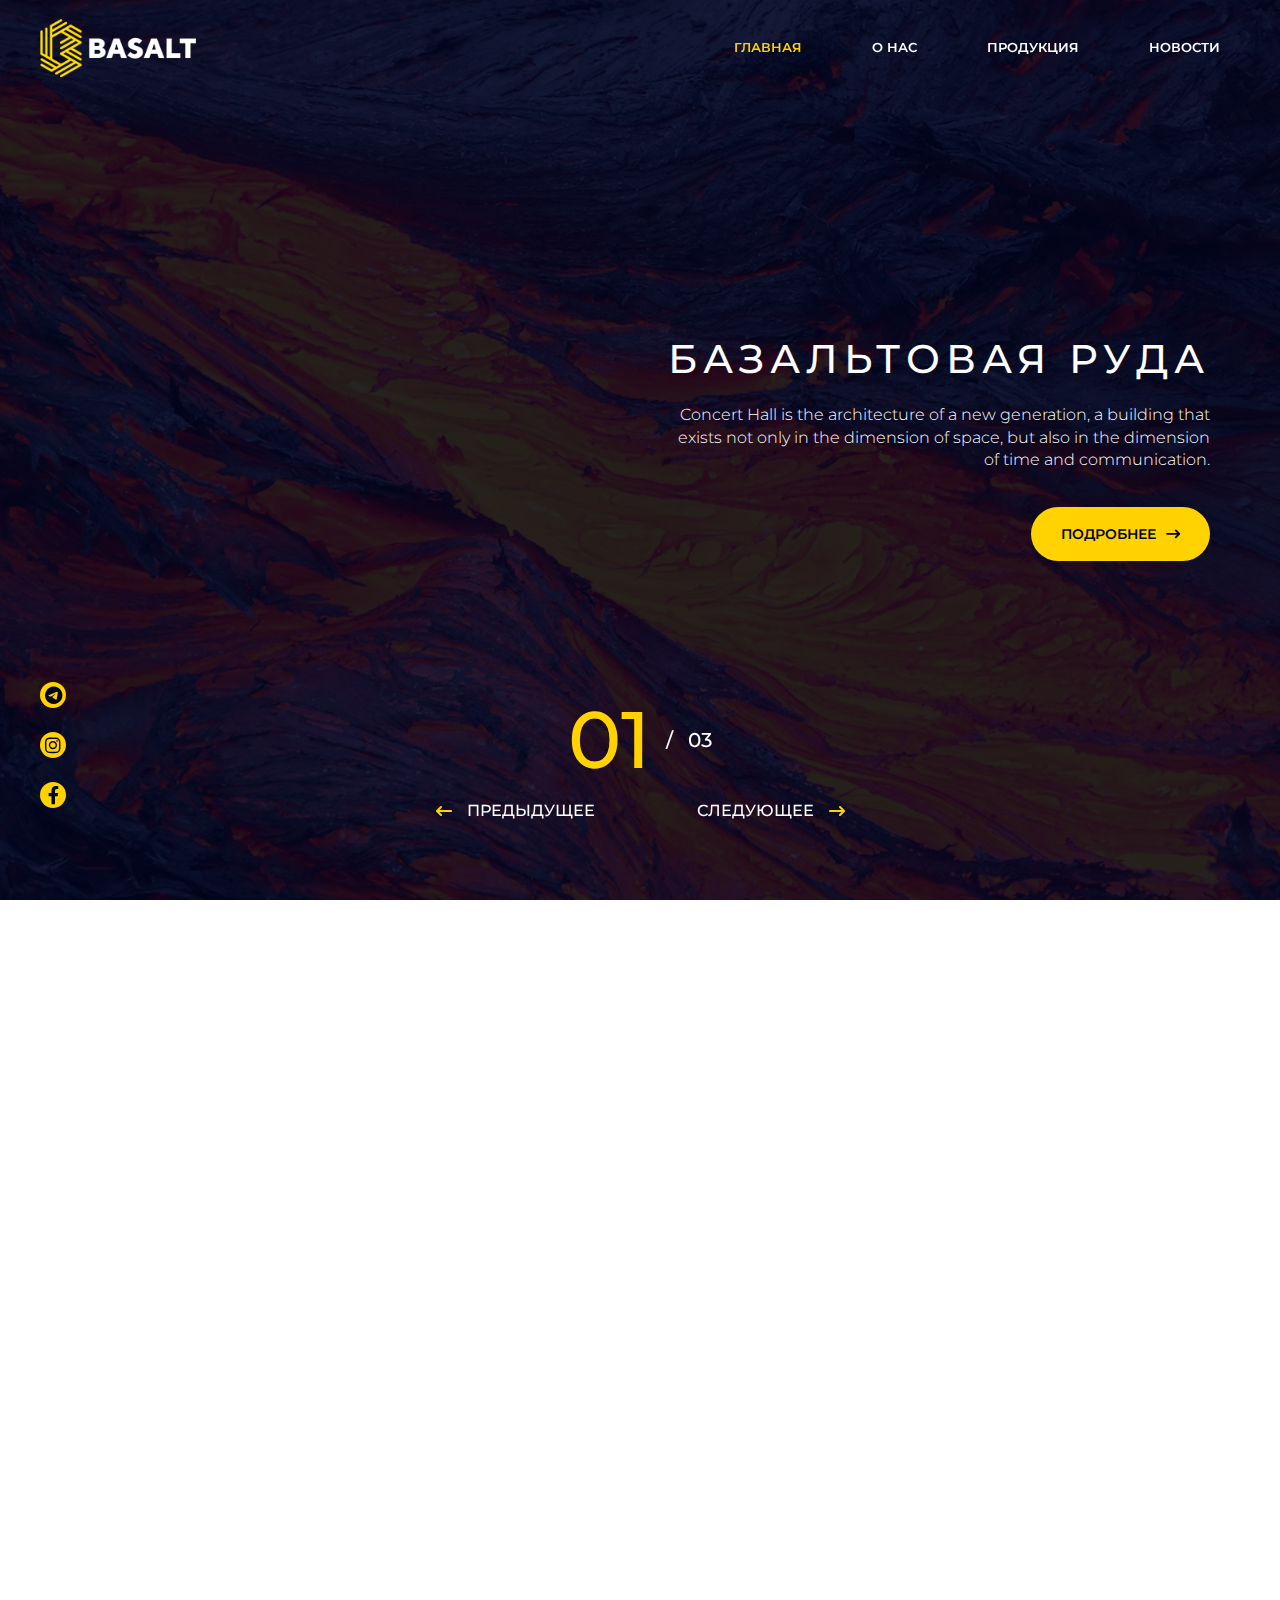
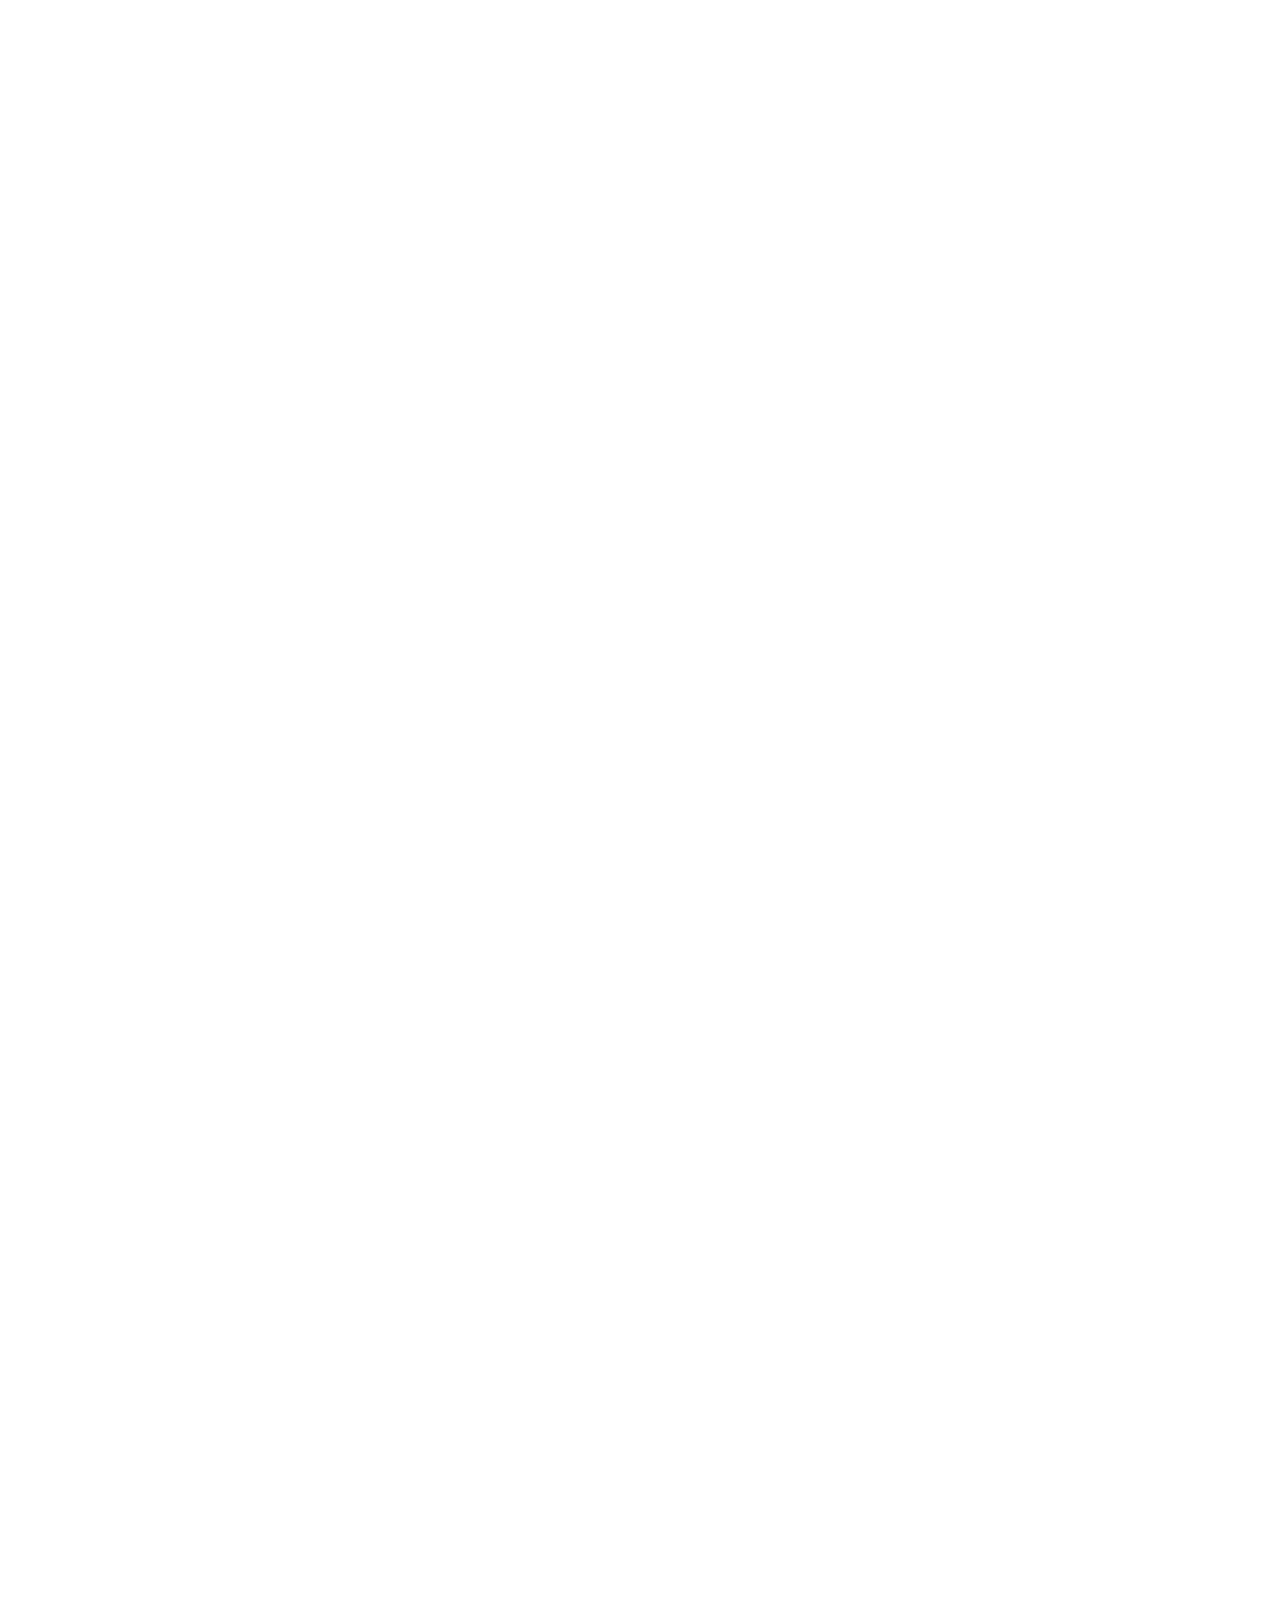
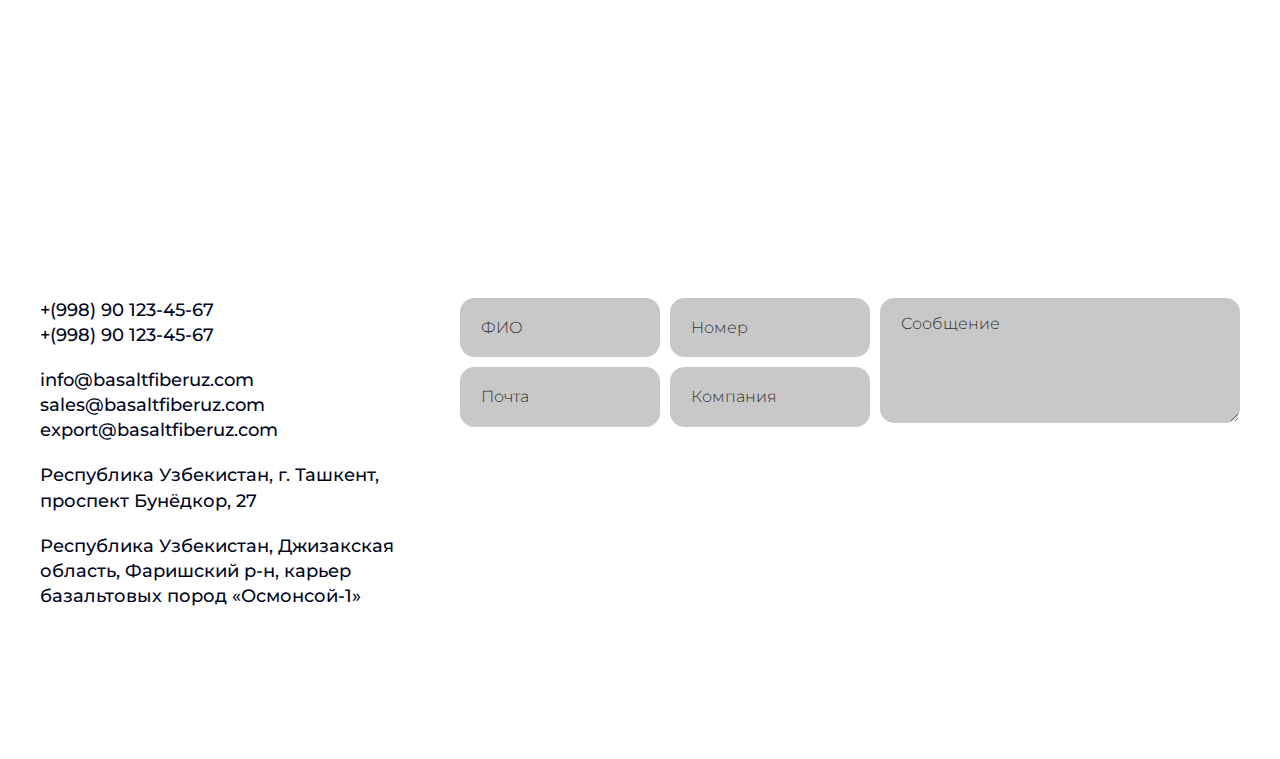
<file: index.html>
<!DOCTYPE html>
<html lang="ru">

<head>
    <meta charset="utf-8">
    <title>
        Basalt
    </title>
    <meta name="description" content="Basalt">
    <meta name="viewport" content="width=device-width">
    <link rel="icon" href="images/favicon.png">
    <meta property="og:image" content="images/dist/preview.jpg">
    <link rel="preconnect" href="https://fonts.googleapis.com">
<link rel="preconnect" href="https://fonts.gstatic.com" crossorigin>
    <link rel="preload" href="css/main.min.css" as="style">
    <link rel="preload" href="js/app.min.js" as="script">
    <link rel="stylesheet" href="css/main.min.css">
</head>

<body>

<header class="header" data-aos="fade">
    <a href="./" class="header__logo">
        <img src="./images/logo.png" alt="logo" class="logo-white">
        <img src="./images/logo-black.png" alt="logo" class="logo-black">
    </a>

    <div class="container">
        <nav class="header__nav">
            <ul class="header__menu">
                <li><a href="./" class="active">Главная</a></li>
                <li><a href="./about.html">О Нас</a></li>
                <li><a href="./catalog.html">Продукция</a></li>
                <li><a href="./news.html">Новости</a></li>
            </ul>
        </nav>
        <div class="burger mobile">
            <input type="checkbox" id="burgerBtn" class="burger-checkbox">
            <label for="burgerBtn">
                <div class="hamburger">
                    <span class="bar bar1"></span>
                    <span class="bar bar2"></span>
                    <span class="bar bar3"></span>
                    <span class="bar bar4"></span>
                </div>
            </label>
        </div>
    </div>
</header>
<main class="main">
  <section class="hero" id="hero">
    <div class="hero__slider" >
        <div class="swiper-container">
            <div class="swiper-wrapper">
                <div class="hero__item swiper-slide" style="background-image: url('./images/hero-bg.png');">
                    <div class="hero__content">
                        <h1 class="hero__title">базальтовая руда</h1>
                        <p class="hero__text">Concert Hall is the architecture of a new generation, a building that exists not only in the dimension of space, 
                            but also in the dimension of time and communication. </p>
                        <a href="#" class="btn">подробнее<i class="fa-solid fa-arrow-right-long"></i></a>
                    </div>
                </div>
                <div class="hero__item swiper-slide" style="background-image: url('./images/catalog-1.png');">
                    <div class="hero__content">
                        <h1 class="hero__title">базальтовая руда</h1>
                        <p class="hero__text">Concert Hall is the architecture of a new generation, a building that exists not only in the dimension of space, 
                            but also in the dimension of time and communication. </p>
                        <a href="#" class="btn">подробнее<i class="fa-solid fa-arrow-right-long"></i></a>
                    </div>
                </div>
                <div class="hero__item swiper-slide" style="background-image: url('./images/catalog-1.png');">
                    <div class="hero__content">
                        <h1 class="hero__title">базальтовая руда</h1>
                        <p class="hero__text">Concert Hall is the architecture of a new generation, a building that exists not only in the dimension of space, 
                            but also in the dimension of time and communication. </p>
                        <a href="#" class="btn">подробнее<i class="fa-solid fa-arrow-right-long"></i></a>
                    </div>
                </div>
            </div>
        </div>
        <div class="swiper-pagination" data-aos="fade-up">
            </div>
        <div class="slider__controls">
            <button type="button" class="slider__button slider__button-prev">
                <i class="fa-solid fa-arrow-left-long"></i> ПРедыдущее 
            </button>
            <button type="button" class="slider__button slider__button-next">
                Следующее <i class="fa-solid fa-arrow-right-long"></i>
            </button>
        </div>
    </div>
    <ul class="socials" data-aos="fade-right">
        <li><a href="#" aria-label="social"><i class="fa-brands fa-telegram"></i></a></li>
        <li><a href="#" aria-label="social"><i class="fa-brands fa-instagram"></i></a></li>
        <li><a href="#" aria-label="social"><i class="fa-brands fa-facebook-f"></i></a></li>
    </ul>
</section>
  <section class="mabout">
    <div class="container">
        <h2 class="title" data-aos="fade">О компании</h2>
        <div class="mabout__wrapper">
            <div class="mabout__content" data-aos="fade-right">
                <h3>we turn ideas into works of art.</h3>
                <p>For each project we establish relationships with partners who we know will help us create added value for your project. As well as bringing together the public and private sectors, we make sector-overarching links to gather knowledge and to learn from each other. The way we undertake projects is based on permanently applying values that reinforce each other: socio-cultural value, experiental value, building-technical value 
                    and economical value.  This way of working allows us to raise your project to a higher level.</p>
                    
            </div>
            <p class="mabout__img" data-aos="fade-left">
                <img src="./images/about-img.png" alt="about">
            </p>
        </div>
    </div>
</section>
  <section class="mcatalog">
    <h2 class="title" data-aos="fade">Продукция</h2>
    <div class="mcatalog__slider" data-aos="fade-up">
        <div class="swiper-container">
            <div class="swiper-wrapper">
                <div class="swiper-slide mcatalog__item" style="background-image: url('./images/catalog/catalog-1.png');">
                    <p class="mcatalog__title">Базальтовая арматура</p>
                    <a href="./catalog.html" class="mcatalog__link" aria-label="link"><i class="fa-solid fa-magnifying-glass"></i></a>
                </div>
                <div class="swiper-slide mcatalog__item" style="background-image: url('./images/catalog/catalog-2.png');">
                    <p class="mcatalog__title">Базальтовая арматура</p>
                    <a href="./catalog.html" class="mcatalog__link" aria-label="link"><i class="fa-solid fa-magnifying-glass"></i></a>
                </div>
                <div class="swiper-slide mcatalog__item" style="background-image: url('./images/catalog/catalog-3.png');">
                    <p class="mcatalog__title">Базальтовая арматура</p>
                    <a href="./catalog.html" class="mcatalog__link" aria-label="link"><i class="fa-solid fa-magnifying-glass"></i></a>
                </div>
                <div class="swiper-slide mcatalog__item" style="background-image: url('./images/catalog/catalog-4.png');">
                    <p class="mcatalog__title">Базальтовая арматура</p>
                    <a href="./catalog.html" class="mcatalog__link" aria-label="link"><i class="fa-solid fa-magnifying-glass"></i></a>
                </div>
                <div class="swiper-slide mcatalog__item" style="background-image: url('./images/catalog/catalog-5.png');">
                    <p class="mcatalog__title">Базальтовая арматура</p>
                    <a href="./catalog.html" class="mcatalog__link" aria-label="link"><i class="fa-solid fa-magnifying-glass"></i></a>
                </div>
                <div class="swiper-slide mcatalog__item" style="background-image: url('./images/catalog/catalog-6.png');">
                    <p class="mcatalog__title">Базальтовая арматура</p>
                    <a href="./catalog.html" class="mcatalog__link" aria-label="link"><i class="fa-solid fa-magnifying-glass"></i></a>
                </div>

            </div>
        </div>
        <div class="slider__controls">
            <button type="button" class="slider__button slider__button-prev">
                <i class="fa-solid fa-arrow-left-long"></i> ПРедыдущее 
            </button>
            <button type="button" class="slider__button slider__button-next">
                Следующее <i class="fa-solid fa-arrow-right-long"></i>
            </button>
        </div>
    </div>
</section>
  <section class="feat">
    <div class="container">
        <div class="feat__wrapper">
            <h2 class="feat__number" data-aos="fade-right">8</h2>
            <p class="feat__text" data-aos="fade-left">лет успешной работы на рынке</p>
        </div>
    </div>
</section>
  <section class="partners">
    <div class="container">
        <h2 class="title" data-aos="fade-right">Наши партнеры</h2>
        <div class="partners__slider" data-aos="fade-left">
            <div class="swiper-container">
                <div class="swiper-wrapper">
                    <div class="swiper-slide partners__item">
                        <img src="./images/partners/partner-1.png" alt="partner">
                    </div>
                    <div class="swiper-slide partners__item">
                        <img src="./images/partners/partner-2.png" alt="partner">
                    </div>
                    <div class="swiper-slide partners__item">
                        <img src="./images/partners/partner-1.png" alt="partner">
                    </div>
                    <div class="swiper-slide partners__item">
                        <img src="./images/partners/partner-2.png" alt="partner">
                    </div>
                    <div class="swiper-slide partners__item">
                        <img src="./images/partners/partner-1.png" alt="partner">
                    </div> 
                    <div class="swiper-slide partners__item">
                        <img src="./images/partners/partner-1.png" alt="partner">
                    </div>
                    <div class="swiper-slide partners__item">
                        <img src="./images/partners/partner-2.png" alt="partner">
                    </div>
                    <div class="swiper-slide partners__item">
                        <img src="./images/partners/partner-1.png" alt="partner">
                    </div>
                    <div class="swiper-slide partners__item">
                        <img src="./images/partners/partner-2.png" alt="partner">
                    </div>
                    <div class="swiper-slide partners__item">
                        <img src="./images/partners/partner-1.png" alt="partner">
                    </div> 
                    <div class="swiper-slide partners__item">
                        <img src="./images/partners/partner-1.png" alt="partner">
                    </div>
                    <div class="swiper-slide partners__item">
                        <img src="./images/partners/partner-2.png" alt="partner">
                    </div>
                    <div class="swiper-slide partners__item">
                        <img src="./images/partners/partner-1.png" alt="partner">
                    </div>
                    <div class="swiper-slide partners__item">
                        <img src="./images/partners/partner-2.png" alt="partner">
                    </div>
                    <div class="swiper-slide partners__item">
                        <img src="./images/partners/partner-1.png" alt="partner">
                    </div> 
                    <div class="swiper-slide partners__item">
                        <img src="./images/partners/partner-2.png" alt="partner">
                    </div>
                </div>
            </div>
            <div class="slider__controls">
                <button type="button" class="slider__button slider__button-prev slider__button-red">
                    <i class="fa-solid fa-chevron-left"></i>

                </button>
                <button type="button" class="slider__button slider__button-next slider__button-red">
                    <i class="fa-solid fa-chevron-right"></i>
                </button>
            </div>
        </div>
        <a href="#" class="catalog__download" data-aos="fade-up">Скачать каталог</a>
    </div>
</section>
</main>

<footer class="footer">
    <div class="container">
        <h2 class="title" data-aos="fade-right">Связаться с нами</h2>
        <div class="footer__wrapper">
            <div class="footer__left" >
                <ul class="footer__contacts">
                    <li><a href="tel:+(998) 90 123-45-67">+(998) 90 123-45-67</a></li>
                    <li><a href="tel:+(998) 90 123-45-67">+(998) 90 123-45-67</a></li>
                </ul>
                <ul class="footer__contacts">
                    <li><a href="info@basaltfiberuz.com">info@basaltfiberuz.com</a></li>
                    <li><a href="mailto:sales@basaltfiberuz.com">sales@basaltfiberuz.com</a></li>
                    <li><a href="mailto:export@basaltfiberuz.com">export@basaltfiberuz.com</a></li>
                </ul>
                <ul class="footer__contacts">
                    <li>Республика Узбекистан, г. Ташкент, проспект Бунёдкор, 27</li>
                </ul>
                <ul class="footer__contacts">
                    <li>Республика Узбекистан, Джизакская область, Фаришский р-н, карьер базальтовых пород «Осмонсой-1»
                    </li>
                </ul>
            </div>
            <form action="#" class="contacts__form">
                <div class="contacts__form__wrapper">
                    <label for="name" class="contacts__form__label">
                        <input type="text" id="name" name="name" class="contacts__form__field" placeholder="ФИО">
                    </label>
                    <label for="phone" class="contacts__form__label">
                        <input type="text" id="phone" name="phone" class="contacts__form__field phone"
                            placeholder="Номер">
                    </label>
                    <label for="message" class="contacts__form__label">
                        <textarea name="message" id="message" placeholder="Сообщение" class="contacts__form__textarea"></textarea>
                    </label>
                    <label for="email" class="contacts__form__label">
                        <input type="email" id="email" name="email" class="contacts__form__field" placeholder="Почта">
                    </label>
                    <label for="company" class="contacts__form__label">
                        <input type="text" id="company" name="company" class="contacts__form__field"
                            placeholder="Компания">
                    </label>
                </div>
                <button type="submit" class="btn contacts__form__btn" data-aos="fade-right">Отправить <i class="fa-solid fa-arrow-right-long"></i></button>
            </form>
        </div>
    </div>
</footer>
<div class="modal" id="services-1">
    <button class="modal__close" type="button" aria-label="close modal">
        <i class="fa-solid fa-chevron-left"></i>
    </button>
    <h2 class="modal__title">Trade In</h2>
    <div class="modal__wrapper">
        <p><strong><i>Услуга TRADE-IN</i></strong> – на помощь быстрому и удобному обмену старой рации на новую! Компания Radiocom предоставляет услугу trade in всем обладателям устаревших раций.</p>
        <p></p>
        <p>Если вы желаете приобрести новую модель рации и избавиться от нынешней старой, то вам нужно, лишь прийти в наш офис и наши специалисты обменяют Вашу рацию на более новую модель.</p>
        <a href="#" class="modal__btn">Узнать подробнее</a>
    </div>
</div>
<div class="modal" id="order">
    <button class="modal__close" type="button" aria-label="close modal">
        <i class="fa-solid fa-chevron-left"></i>
    </button>
    <h2 class="modal__title">Trade In</h2>
    <div class="modal__wrapper">           
        <form action="#" class="modal__form">
            <h3 class="modal__form__title">Отправьте свои личные данные и наш менеджер свяжется с Вами </h3>
            <label for="name">
                <input type="text" name="name" id="name" class="modal__form__field" placeholder="Имя">
            </label>
            <label for="phone">
                <input type="tel" name="phone" id="phone" class="modal__form__field phone" placeholder="Номер телефона">
            </label>
            <label for="message">
                <input type="text" name="message" id="message" class="modal__form__field" placeholder="Комментарий">
            </label>
            <input type="submit" class="modal__form__btn" value="Отправить">
        </form>
    </div>
</div>
<div class="backdrop"></div>
<script src="js/app.min.js"></script>
</body>

</html>
</file>
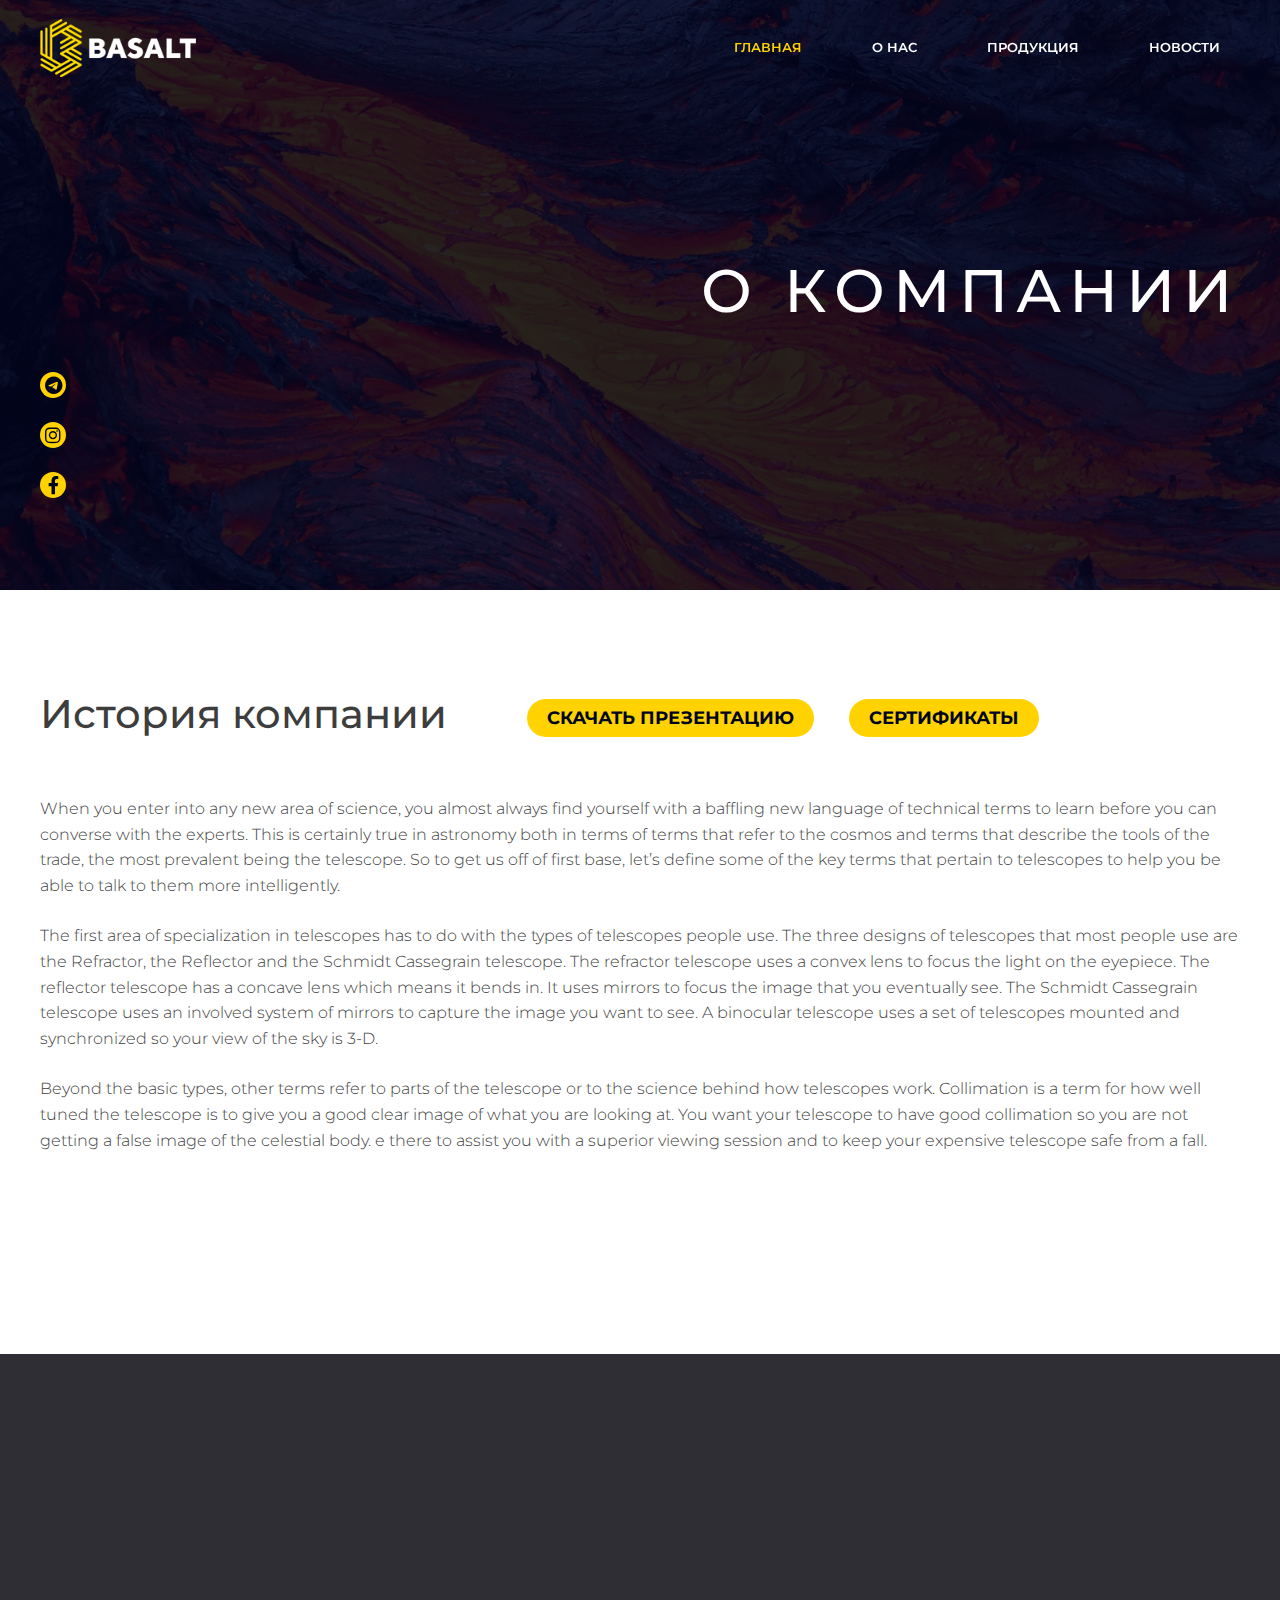
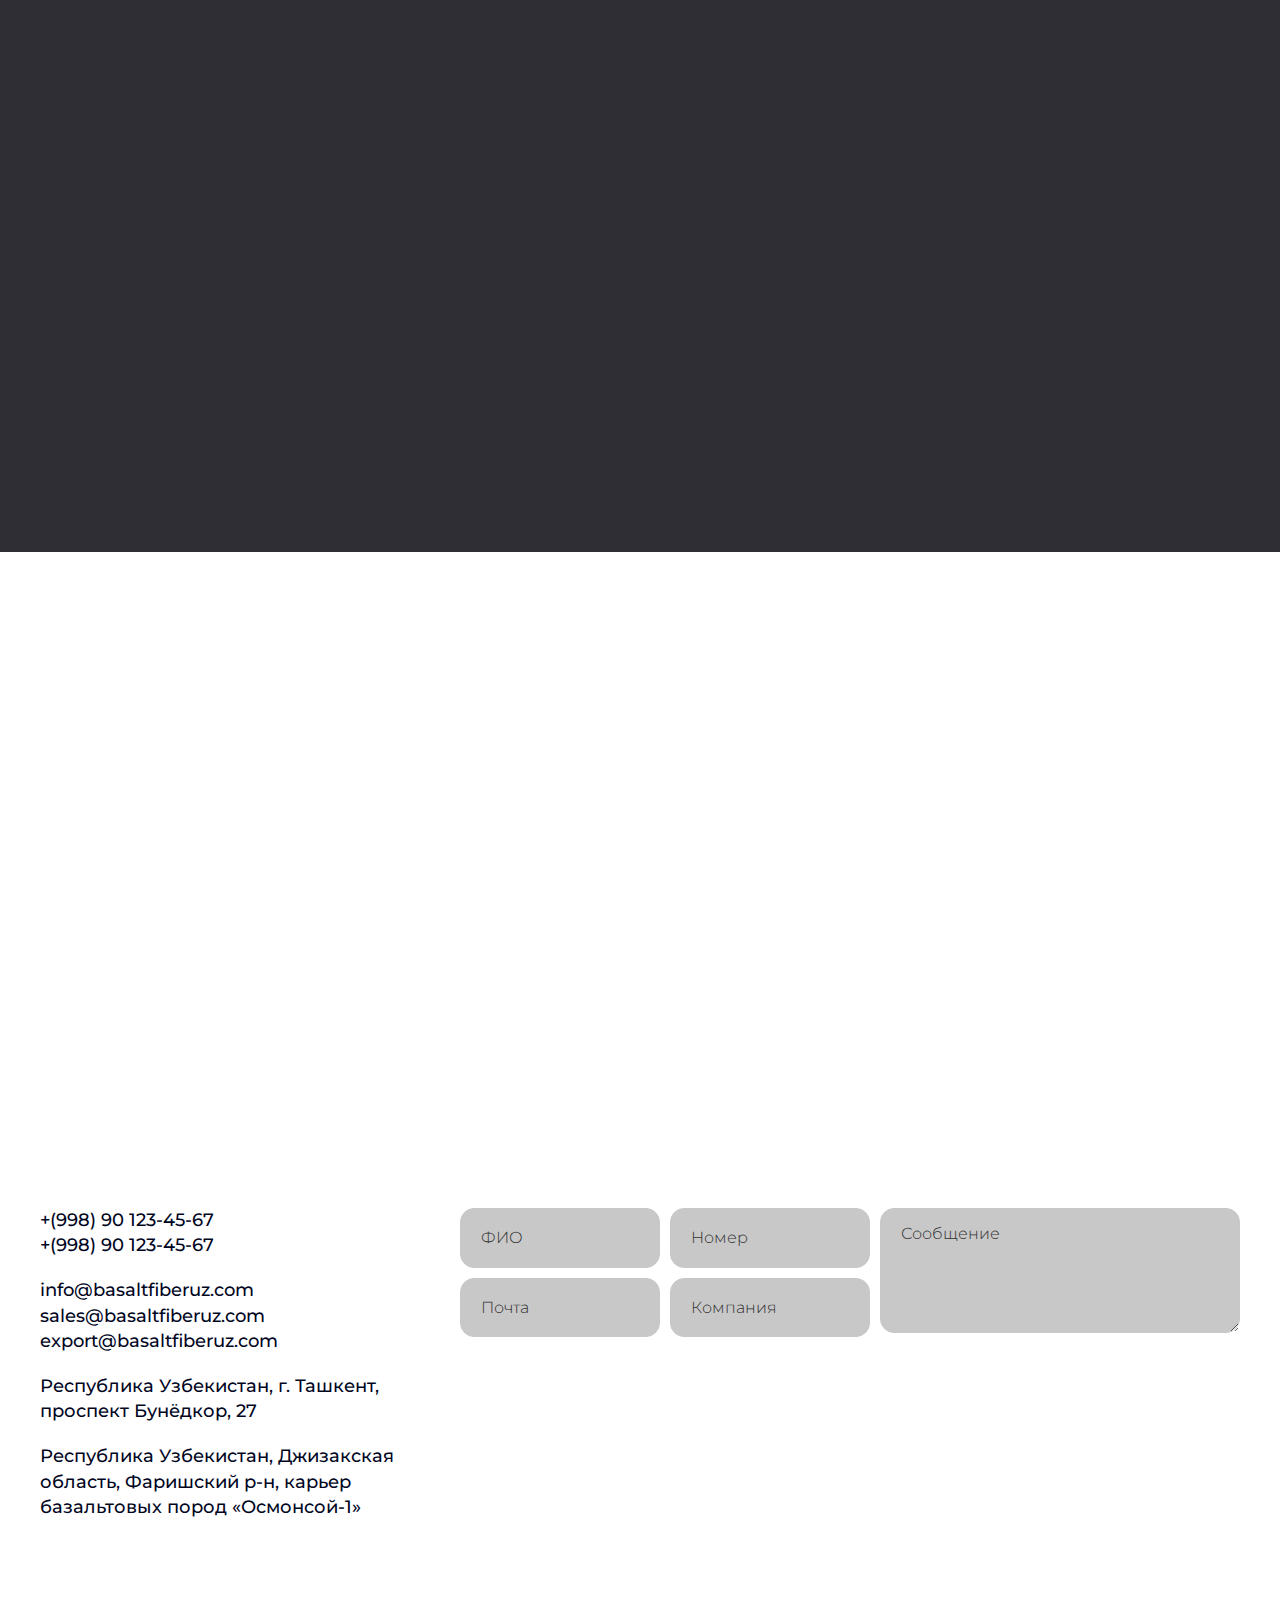
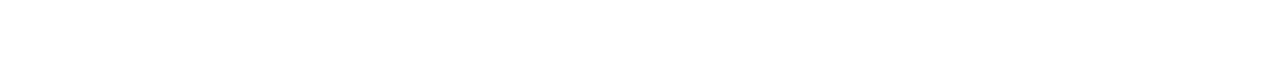
<file: about.html>
<!DOCTYPE html>
<html lang="ru">

<head>
    <meta charset="utf-8">
    <title>
        Basalt
    </title>
    <meta name="description" content="Basalt">
    <meta name="viewport" content="width=device-width">
    <link rel="icon" href="images/favicon.png">
    <meta property="og:image" content="images/dist/preview.jpg">
    <link rel="preconnect" href="https://fonts.googleapis.com">
<link rel="preconnect" href="https://fonts.gstatic.com" crossorigin>
    <link rel="preload" href="css/main.min.css" as="style">
    <link rel="preload" href="js/app.min.js" as="script">
    <link rel="stylesheet" href="css/main.min.css">
</head>

<body>

<header class="header" data-aos="fade">
    <a href="./" class="header__logo">
        <img src="./images/logo.png" alt="logo" class="logo-white">
        <img src="./images/logo-black.png" alt="logo" class="logo-black">
    </a>

    <div class="container">
        <nav class="header__nav">
            <ul class="header__menu">
                <li><a href="./" class="active">Главная</a></li>
                <li><a href="./about.html">О Нас</a></li>
                <li><a href="./catalog.html">Продукция</a></li>
                <li><a href="./news.html">Новости</a></li>
            </ul>
        </nav>
        <div class="burger mobile">
            <input type="checkbox" id="burgerBtn" class="burger-checkbox">
            <label for="burgerBtn">
                <div class="hamburger">
                    <span class="bar bar1"></span>
                    <span class="bar bar2"></span>
                    <span class="bar bar3"></span>
                    <span class="bar bar4"></span>
                </div>
            </label>
        </div>
    </div>
</header>
<main class="main">
    <section class="about__hero" style="background-image: url('./images/hero-bg.png');">
    <div class="container">
        <h1 class="page__title" data-aos="fade-left">О Компании</h1>
    </div>
    <ul class="socials" data-aos="fade-right">
        <li><a href="#" aria-label="social"><i class="fa-brands fa-telegram"></i></a></li>
        <li><a href="#" aria-label="social"><i class="fa-brands fa-instagram"></i></a></li>
        <li><a href="#" aria-label="social"><i class="fa-brands fa-facebook-f"></i></a></li>
    </ul>
</section>
    <section class="about">
    <div class="container">
        <div class="about__top">
            <h3 class="about__title">История компании</h3>
            <ul class="about__links">
                <li><a href="#" download>скачать презентацию</a></li>
                <li><a href="#" download>сертификаты</a></li>
            </ul>
        </div>
        <div class="about__content">
            <p>
                When you enter into any new area of science, you almost always find yourself with a baffling new
                language of
                technical terms to learn before you can converse with the experts. This is certainly true in astronomy
                both
                in terms of terms that refer to the cosmos and terms that describe the tools of the trade, the most
                prevalent being the telescope. So to get us off of first base, let’s define some of the key terms that
                pertain to telescopes to help you be able to talk to them more intelligently.
            </p>

            <p>
                The first area of specialization in telescopes has to do with the types of telescopes people use. The
                three
                designs of telescopes that most people use are the Refractor, the Reflector and the Schmidt Cassegrain
                telescope.
                The refractor telescope uses a convex lens to focus the light on the eyepiece.
                The reflector telescope has a concave lens which means it bends in. It uses mirrors to focus the image
                that
                you eventually see.
                The Schmidt Cassegrain telescope uses an involved system of mirrors to capture the image you want to
                see.
                A binocular telescope uses a set of telescopes mounted and synchronized so your view of the sky is 3-D.
            </p>

            <p>
                Beyond the basic types, other terms refer to parts of the telescope or to the science behind how
                telescopes
                work.
                Collimation is a term for how well tuned the telescope is to give you a good clear image of what you are
                looking at. You want your telescope to have good collimation so you are not getting a false image of the
                celestial body.
                e there to assist you with a superior viewing session and to keep your expensive telescope safe from a
                fall.
            </p>

        </div>
    </div>
</section>
    <section class="brands">
    <div class="container">
        <h2 class="title" data-aos="fade-right">предприятия под брендом basalt:</h2>

    </div>
    <div class="brands__list">
        <div class="brands__wrapper" data-aos="fade">
            <div class="brands__item">
                <span class="brands__logo">
                    <img src="./images/logo.png" alt="logo">
                </span>
                <p class="brands__title">ООО "ROCKFIBER"</p>
                <p class="brands__desc">Lorem ipsum dolor sit amet, consectetur adipiscing elit, sed do
                    eiusmod tempor incididunt ut labore et dolore magna aliqua.</p>
            </div>
            <div class="brands__item">
                <span class="brands__logo">
                    <img src="./images/logo.png" alt="logo">
                </span>
                <p class="brands__title">ООО "GOLDFIBER PRO"</p>
                <p class="brands__desc">Lorem ipsum dolor sit amet, consectetur adipiscing elit, sed do
                    eiusmod tempor incididunt ut labore et dolore magna aliqua.</p>
            </div>
            <div class="brands__item">
                <span class="brands__logo">
                    <img src="./images/logo.png" alt="logo">
                </span>
                <p class="brands__title">СП ООО "ВАSALT WOOL"</p>
                <p class="brands__desc">Lorem ipsum dolor sit amet, consectetur adipiscing elit, sed do
                    eiusmod tempor incididunt ut labore et dolore magna aliqua.</p>
            </div>
            <div class="brands__item">
                <span class="brands__logo">
                    <img src="./images/logo.png" alt="logo">
                </span>
                <p class="brands__title">ООО "BASFIBER TRADE"</p>
                <p class="brands__desc">Lorem ipsum dolor sit amet, consectetur adipiscing elit, sed do
                    eiusmod tempor incididunt ut labore et dolore magna aliqua.</p>
            </div>
            <div class="brands__item">
                <span class="brands__logo">
                    <img src="./images/logo.png" alt="logo">
                </span>
                <p class="brands__title">СП ООО "GEOBASALT PRODUCTS"</p>
                <p class="brands__desc">Lorem ipsum dolor sit amet, consectetur adipiscing elit, sed do
                    eiusmod tempor incididunt ut labore et dolore magna aliqua.</p>
            </div>
            <div class="brands__item">
                <span class="brands__logo">
                    <img src="./images/logo.png" alt="logo">
                </span>
                <p class="brands__title">СП ООО “ECOBASALT GROUP”</p>
                <p class="brands__desc">Lorem ipsum dolor sit amet, consectetur adipiscing elit, sed do
                    eiusmod tempor incididunt ut labore et dolore magna aliqua.</p>
            </div>
        </div>
    </div>
</section>
    <section class="dealers">
    <div class="container">
        <h2 class="title" data-aos="fade-right">Наши дилеры</h2>
        <div class="partners__slider" data-aos="fade-left">
            <div class="swiper-container">
                <div class="swiper-wrapper">
                    <div class="swiper-slide partners__item">
                        <img src="./images/partners/partner-1.png" alt="partner">
                    </div>
                    <div class="swiper-slide partners__item">
                        <img src="./images/partners/partner-2.png" alt="partner">
                    </div>
                    <div class="swiper-slide partners__item">
                        <img src="./images/partners/partner-1.png" alt="partner">
                    </div>
                    <div class="swiper-slide partners__item">
                        <img src="./images/partners/partner-2.png" alt="partner">
                    </div>
                    <div class="swiper-slide partners__item">
                        <img src="./images/partners/partner-1.png" alt="partner">
                    </div> 
                    <div class="swiper-slide partners__item">
                        <img src="./images/partners/partner-1.png" alt="partner">
                    </div>
                    <div class="swiper-slide partners__item">
                        <img src="./images/partners/partner-2.png" alt="partner">
                    </div>
                    <div class="swiper-slide partners__item">
                        <img src="./images/partners/partner-1.png" alt="partner">
                    </div>
                    <div class="swiper-slide partners__item">
                        <img src="./images/partners/partner-2.png" alt="partner">
                    </div>
                    <div class="swiper-slide partners__item">
                        <img src="./images/partners/partner-1.png" alt="partner">
                    </div> 
                    <div class="swiper-slide partners__item">
                        <img src="./images/partners/partner-1.png" alt="partner">
                    </div>
                    <div class="swiper-slide partners__item">
                        <img src="./images/partners/partner-2.png" alt="partner">
                    </div>
                    <div class="swiper-slide partners__item">
                        <img src="./images/partners/partner-1.png" alt="partner">
                    </div>
                    <div class="swiper-slide partners__item">
                        <img src="./images/partners/partner-2.png" alt="partner">
                    </div>
                    <div class="swiper-slide partners__item">
                        <img src="./images/partners/partner-1.png" alt="partner">
                    </div> 
                    <div class="swiper-slide partners__item">
                        <img src="./images/partners/partner-2.png" alt="partner">
                    </div>
                </div>
            </div>
            <div class="slider__controls">
                <button type="button" class="slider__button slider__button-prev slider__button-red">
                    <i class="fa-solid fa-chevron-left"></i>

                </button>
                <button type="button" class="slider__button slider__button-next slider__button-red">
                    <i class="fa-solid fa-chevron-right"></i>
                </button>
            </div>
        </div>
    </div>
</section>
  </main>
  
  <footer class="footer">
    <div class="container">
        <h2 class="title" data-aos="fade-right">Связаться с нами</h2>
        <div class="footer__wrapper">
            <div class="footer__left" >
                <ul class="footer__contacts">
                    <li><a href="tel:+(998) 90 123-45-67">+(998) 90 123-45-67</a></li>
                    <li><a href="tel:+(998) 90 123-45-67">+(998) 90 123-45-67</a></li>
                </ul>
                <ul class="footer__contacts">
                    <li><a href="info@basaltfiberuz.com">info@basaltfiberuz.com</a></li>
                    <li><a href="mailto:sales@basaltfiberuz.com">sales@basaltfiberuz.com</a></li>
                    <li><a href="mailto:export@basaltfiberuz.com">export@basaltfiberuz.com</a></li>
                </ul>
                <ul class="footer__contacts">
                    <li>Республика Узбекистан, г. Ташкент, проспект Бунёдкор, 27</li>
                </ul>
                <ul class="footer__contacts">
                    <li>Республика Узбекистан, Джизакская область, Фаришский р-н, карьер базальтовых пород «Осмонсой-1»
                    </li>
                </ul>
            </div>
            <form action="#" class="contacts__form">
                <div class="contacts__form__wrapper">
                    <label for="name" class="contacts__form__label">
                        <input type="text" id="name" name="name" class="contacts__form__field" placeholder="ФИО">
                    </label>
                    <label for="phone" class="contacts__form__label">
                        <input type="text" id="phone" name="phone" class="contacts__form__field phone"
                            placeholder="Номер">
                    </label>
                    <label for="message" class="contacts__form__label">
                        <textarea name="message" id="message" placeholder="Сообщение" class="contacts__form__textarea"></textarea>
                    </label>
                    <label for="email" class="contacts__form__label">
                        <input type="email" id="email" name="email" class="contacts__form__field" placeholder="Почта">
                    </label>
                    <label for="company" class="contacts__form__label">
                        <input type="text" id="company" name="company" class="contacts__form__field"
                            placeholder="Компания">
                    </label>
                </div>
                <button type="submit" class="btn contacts__form__btn" data-aos="fade-right">Отправить <i class="fa-solid fa-arrow-right-long"></i></button>
            </form>
        </div>
    </div>
</footer>
<div class="modal" id="services-1">
    <button class="modal__close" type="button" aria-label="close modal">
        <i class="fa-solid fa-chevron-left"></i>
    </button>
    <h2 class="modal__title">Trade In</h2>
    <div class="modal__wrapper">
        <p><strong><i>Услуга TRADE-IN</i></strong> – на помощь быстрому и удобному обмену старой рации на новую! Компания Radiocom предоставляет услугу trade in всем обладателям устаревших раций.</p>
        <p></p>
        <p>Если вы желаете приобрести новую модель рации и избавиться от нынешней старой, то вам нужно, лишь прийти в наш офис и наши специалисты обменяют Вашу рацию на более новую модель.</p>
        <a href="#" class="modal__btn">Узнать подробнее</a>
    </div>
</div>
<div class="modal" id="order">
    <button class="modal__close" type="button" aria-label="close modal">
        <i class="fa-solid fa-chevron-left"></i>
    </button>
    <h2 class="modal__title">Trade In</h2>
    <div class="modal__wrapper">           
        <form action="#" class="modal__form">
            <h3 class="modal__form__title">Отправьте свои личные данные и наш менеджер свяжется с Вами </h3>
            <label for="name">
                <input type="text" name="name" id="name" class="modal__form__field" placeholder="Имя">
            </label>
            <label for="phone">
                <input type="tel" name="phone" id="phone" class="modal__form__field phone" placeholder="Номер телефона">
            </label>
            <label for="message">
                <input type="text" name="message" id="message" class="modal__form__field" placeholder="Комментарий">
            </label>
            <input type="submit" class="modal__form__btn" value="Отправить">
        </form>
    </div>
</div>
<div class="backdrop"></div>
<script src="js/app.min.js"></script>
</body>

</html>
</file>
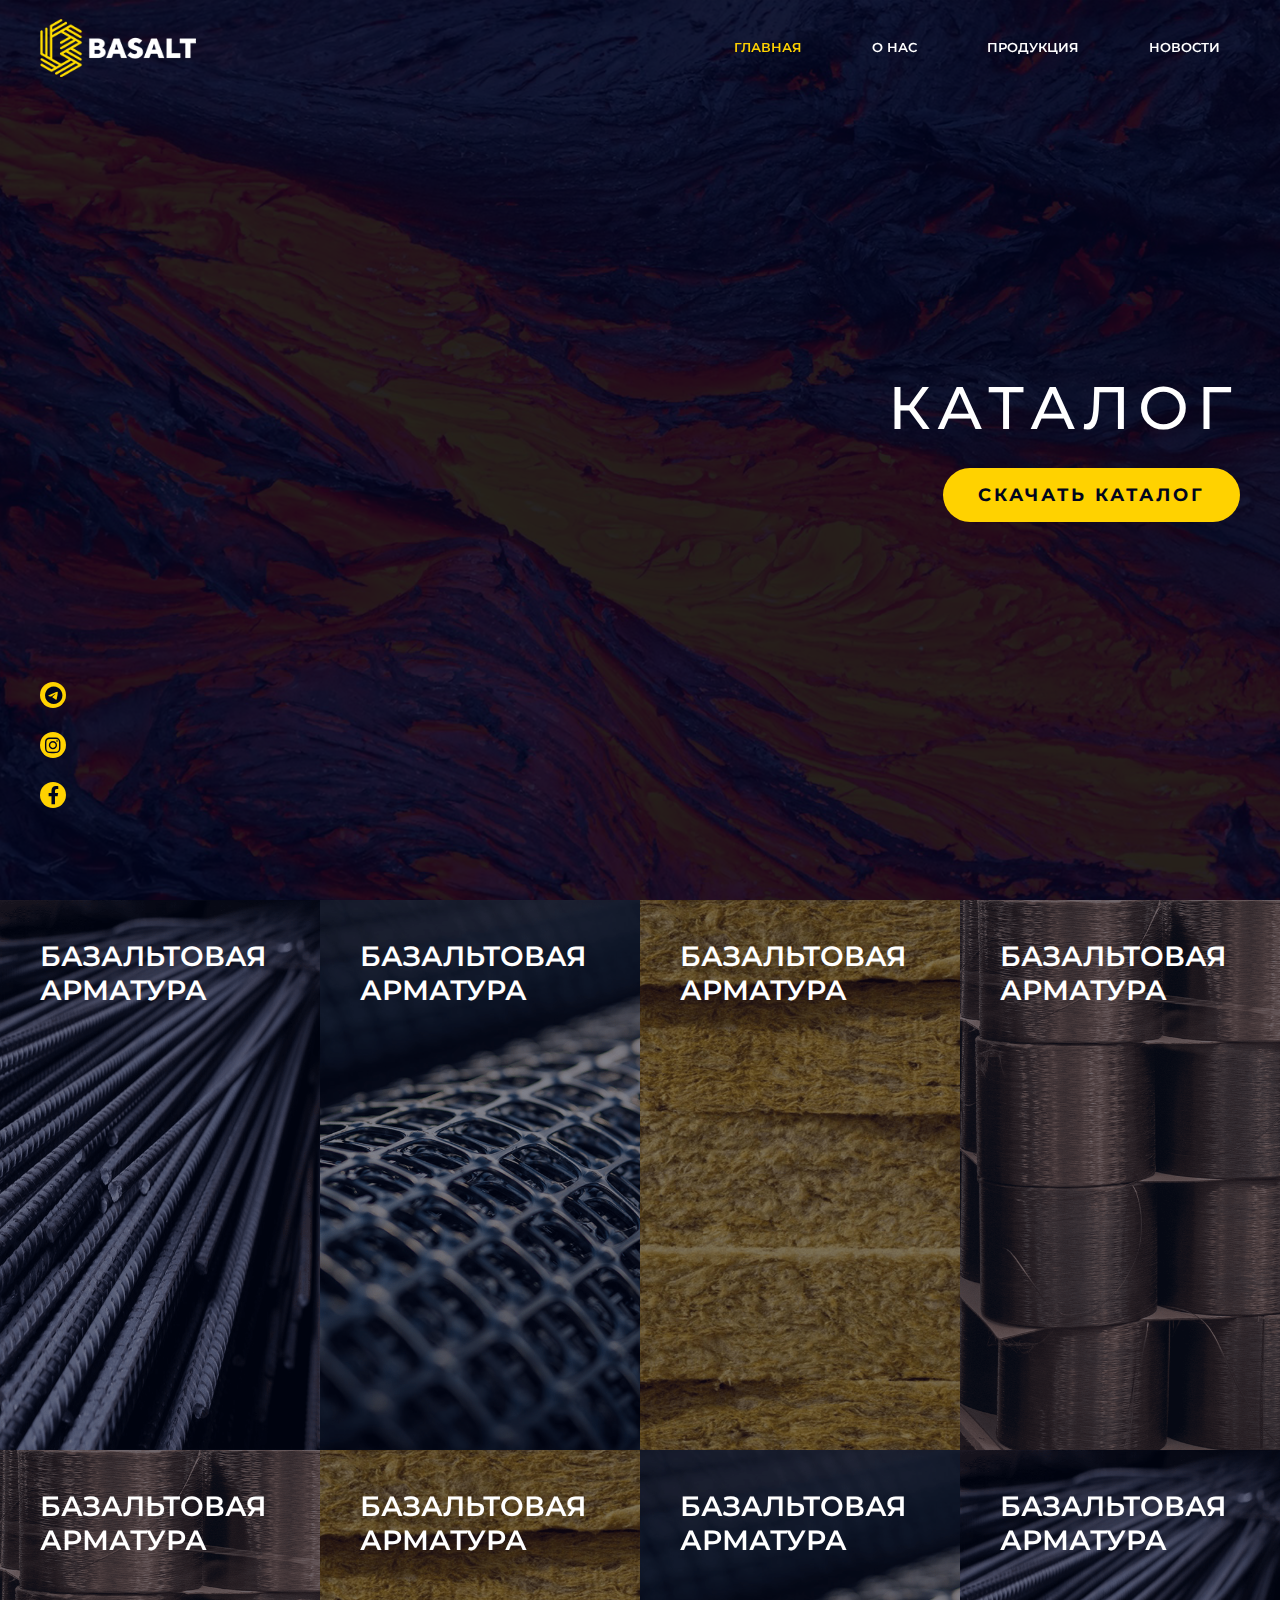
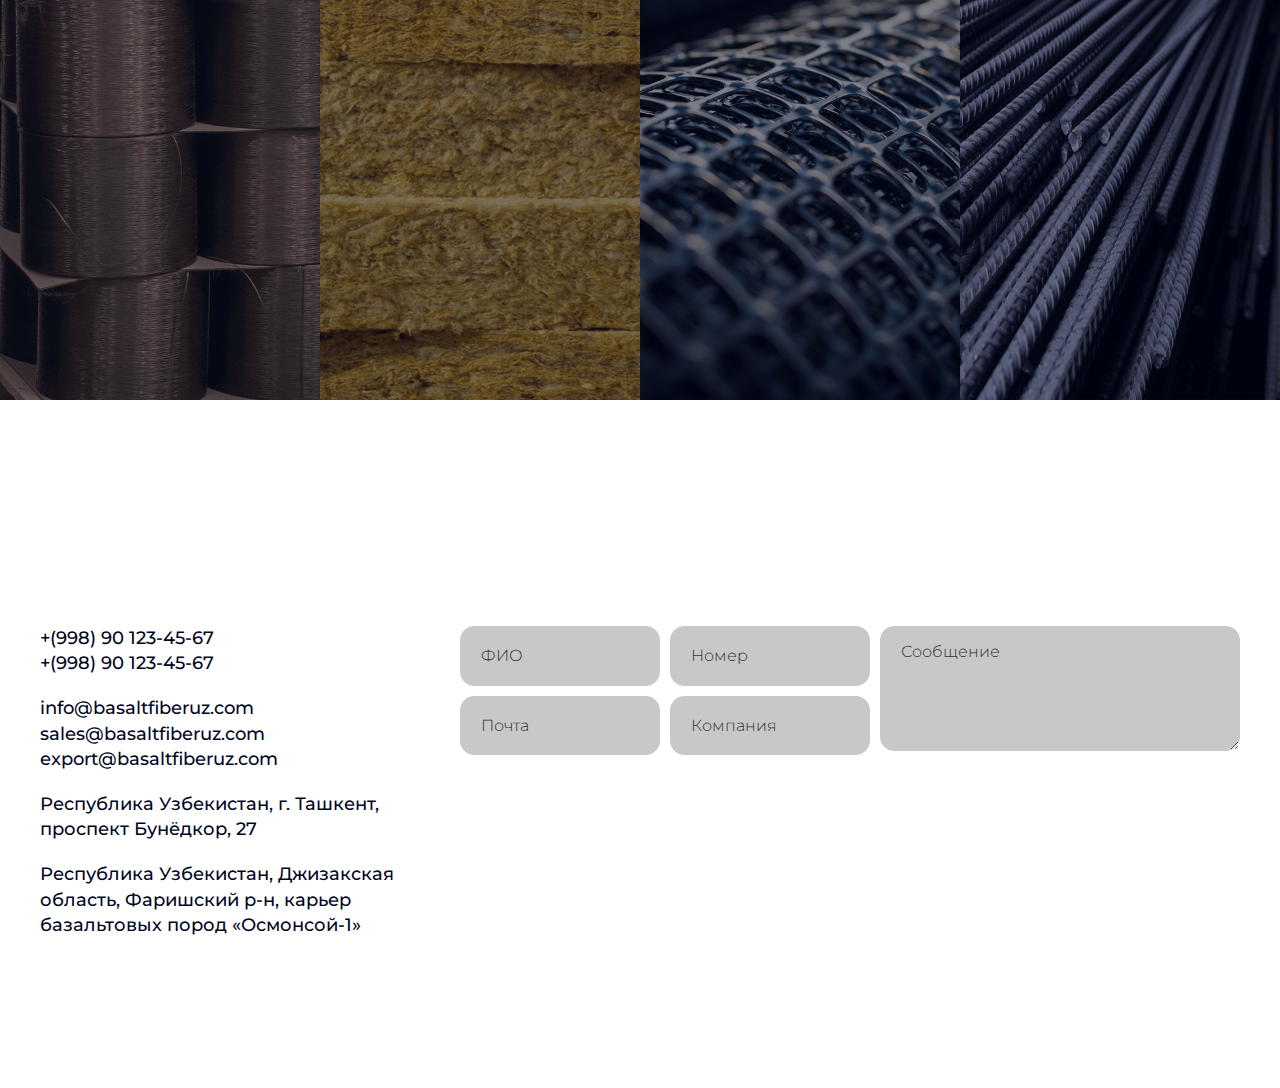
<file: catalog.html>
<!DOCTYPE html>
<html lang="ru">

<head>
    <meta charset="utf-8">
    <title>
        Basalt
    </title>
    <meta name="description" content="Basalt">
    <meta name="viewport" content="width=device-width">
    <link rel="icon" href="images/favicon.png">
    <meta property="og:image" content="images/dist/preview.jpg">
    <link rel="preconnect" href="https://fonts.googleapis.com">
<link rel="preconnect" href="https://fonts.gstatic.com" crossorigin>
    <link rel="preload" href="css/main.min.css" as="style">
    <link rel="preload" href="js/app.min.js" as="script">
    <link rel="stylesheet" href="css/main.min.css">
</head>

<body>

<header class="header" data-aos="fade">
    <a href="./" class="header__logo">
        <img src="./images/logo.png" alt="logo" class="logo-white">
        <img src="./images/logo-black.png" alt="logo" class="logo-black">
    </a>

    <div class="container">
        <nav class="header__nav">
            <ul class="header__menu">
                <li><a href="./" class="active">Главная</a></li>
                <li><a href="./about.html">О Нас</a></li>
                <li><a href="./catalog.html">Продукция</a></li>
                <li><a href="./news.html">Новости</a></li>
            </ul>
        </nav>
        <div class="burger mobile">
            <input type="checkbox" id="burgerBtn" class="burger-checkbox">
            <label for="burgerBtn">
                <div class="hamburger">
                    <span class="bar bar1"></span>
                    <span class="bar bar2"></span>
                    <span class="bar bar3"></span>
                    <span class="bar bar4"></span>
                </div>
            </label>
        </div>
    </div>
</header>
<main class="main">
    <section class="catalog__hero" style="background-image: url('./images/hero-bg.png');">
    <div class="container">
        <h1 class="page__title" data-aos="fade-left">Каталог</h1>
        <a href="#" class="catalog__download" data-aos="fade-up">Скачать каталог</a>
    </div>
    <ul class="socials" data-aos="fade-right">
        <li><a href="#" aria-label="social"><i class="fa-brands fa-telegram"></i></a></li>
        <li><a href="#" aria-label="social"><i class="fa-brands fa-instagram"></i></a></li>
        <li><a href="#" aria-label="social"><i class="fa-brands fa-facebook-f"></i></a></li>
    </ul>
</section>
    <section class="catalog">
    <div class="catalog__slider">
        <div class="swiper-container">
            <div class="swiper-wrapper catalog__wrapper">
                <div class="catalog__item swiper-slide" style="background-image: url('./images/catalog/catalog-1.png');">
                    <p class="catalog__title">Базальтовая арматура</p>
                    <a href="./product.html" class="catalog__link" aria-label="link"><i class="fa-solid fa-magnifying-glass"></i></a>
                </div>
                <div class="catalog__item swiper-slide" style="background-image: url('./images/catalog/catalog-2.png');">
                    <p class="catalog__title">Базальтовая арматура</p>
                    <a href="./product.html" class="catalog__link" aria-label="link"><i class="fa-solid fa-magnifying-glass"></i></a>
                </div>
                <div class="catalog__item swiper-slide" style="background-image: url('./images/catalog/catalog-3.png');">
                    <p class="catalog__title">Базальтовая арматура</p>
                    <a href="./product.html" class="catalog__link" aria-label="link"><i class="fa-solid fa-magnifying-glass"></i></a>
                </div>
                <div class="catalog__item swiper-slide" style="background-image: url('./images/catalog/catalog-4.png');">
                    <p class="catalog__title">Базальтовая арматура</p>
                    <a href="./product.html" class="catalog__link" aria-label="link"><i class="fa-solid fa-magnifying-glass"></i></a>
                </div>
                <div class="catalog__item swiper-slide" style="background-image: url('./images/catalog/catalog-4.png');">
                    <p class="catalog__title">Базальтовая арматура</p>
                    <a href="./product.html" class="catalog__link" aria-label="link"><i class="fa-solid fa-magnifying-glass"></i></a>
                </div>
                <div class="catalog__item swiper-slide" style="background-image: url('./images/catalog/catalog-3.png');">
                    <p class="catalog__title">Базальтовая арматура</p>
                    <a href="./product.html" class="catalog__link" aria-label="link"><i class="fa-solid fa-magnifying-glass"></i></a>
                </div>
                <div class="catalog__item swiper-slide" style="background-image: url('./images/catalog/catalog-2.png');">
                    <p class="catalog__title">Базальтовая арматура</p>
                    <a href="./product.html" class="catalog__link" aria-label="link"><i class="fa-solid fa-magnifying-glass"></i></a>
                </div>
                <div class="catalog__item swiper-slide" style="background-image: url('./images/catalog/catalog-1.png');">
                    <p class="catalog__title">Базальтовая арматура</p>
                    <a href="./product.html" class="catalog__link" aria-label="link"><i class="fa-solid fa-magnifying-glass"></i></a>
                </div>
            </div>
        </div>
        <div class="slider__controls">
            <button type="button" class="slider__button slider__button-prev">
                <i class="fa-solid fa-arrow-left-long"></i> ПРедыдущее 
            </button>
            <button type="button" class="slider__button slider__button-next">
                Следующее <i class="fa-solid fa-arrow-right-long"></i>
            </button>
        </div>
    </div>
    
</section>
  </main>
  
  <footer class="footer">
    <div class="container">
        <h2 class="title" data-aos="fade-right">Связаться с нами</h2>
        <div class="footer__wrapper">
            <div class="footer__left" >
                <ul class="footer__contacts">
                    <li><a href="tel:+(998) 90 123-45-67">+(998) 90 123-45-67</a></li>
                    <li><a href="tel:+(998) 90 123-45-67">+(998) 90 123-45-67</a></li>
                </ul>
                <ul class="footer__contacts">
                    <li><a href="info@basaltfiberuz.com">info@basaltfiberuz.com</a></li>
                    <li><a href="mailto:sales@basaltfiberuz.com">sales@basaltfiberuz.com</a></li>
                    <li><a href="mailto:export@basaltfiberuz.com">export@basaltfiberuz.com</a></li>
                </ul>
                <ul class="footer__contacts">
                    <li>Республика Узбекистан, г. Ташкент, проспект Бунёдкор, 27</li>
                </ul>
                <ul class="footer__contacts">
                    <li>Республика Узбекистан, Джизакская область, Фаришский р-н, карьер базальтовых пород «Осмонсой-1»
                    </li>
                </ul>
            </div>
            <form action="#" class="contacts__form">
                <div class="contacts__form__wrapper">
                    <label for="name" class="contacts__form__label">
                        <input type="text" id="name" name="name" class="contacts__form__field" placeholder="ФИО">
                    </label>
                    <label for="phone" class="contacts__form__label">
                        <input type="text" id="phone" name="phone" class="contacts__form__field phone"
                            placeholder="Номер">
                    </label>
                    <label for="message" class="contacts__form__label">
                        <textarea name="message" id="message" placeholder="Сообщение" class="contacts__form__textarea"></textarea>
                    </label>
                    <label for="email" class="contacts__form__label">
                        <input type="email" id="email" name="email" class="contacts__form__field" placeholder="Почта">
                    </label>
                    <label for="company" class="contacts__form__label">
                        <input type="text" id="company" name="company" class="contacts__form__field"
                            placeholder="Компания">
                    </label>
                </div>
                <button type="submit" class="btn contacts__form__btn" data-aos="fade-right">Отправить <i class="fa-solid fa-arrow-right-long"></i></button>
            </form>
        </div>
    </div>
</footer>
<div class="modal" id="services-1">
    <button class="modal__close" type="button" aria-label="close modal">
        <i class="fa-solid fa-chevron-left"></i>
    </button>
    <h2 class="modal__title">Trade In</h2>
    <div class="modal__wrapper">
        <p><strong><i>Услуга TRADE-IN</i></strong> – на помощь быстрому и удобному обмену старой рации на новую! Компания Radiocom предоставляет услугу trade in всем обладателям устаревших раций.</p>
        <p></p>
        <p>Если вы желаете приобрести новую модель рации и избавиться от нынешней старой, то вам нужно, лишь прийти в наш офис и наши специалисты обменяют Вашу рацию на более новую модель.</p>
        <a href="#" class="modal__btn">Узнать подробнее</a>
    </div>
</div>
<div class="modal" id="order">
    <button class="modal__close" type="button" aria-label="close modal">
        <i class="fa-solid fa-chevron-left"></i>
    </button>
    <h2 class="modal__title">Trade In</h2>
    <div class="modal__wrapper">           
        <form action="#" class="modal__form">
            <h3 class="modal__form__title">Отправьте свои личные данные и наш менеджер свяжется с Вами </h3>
            <label for="name">
                <input type="text" name="name" id="name" class="modal__form__field" placeholder="Имя">
            </label>
            <label for="phone">
                <input type="tel" name="phone" id="phone" class="modal__form__field phone" placeholder="Номер телефона">
            </label>
            <label for="message">
                <input type="text" name="message" id="message" class="modal__form__field" placeholder="Комментарий">
            </label>
            <input type="submit" class="modal__form__btn" value="Отправить">
        </form>
    </div>
</div>
<div class="backdrop"></div>
<script src="js/app.min.js"></script>
</body>

</html>
</file>
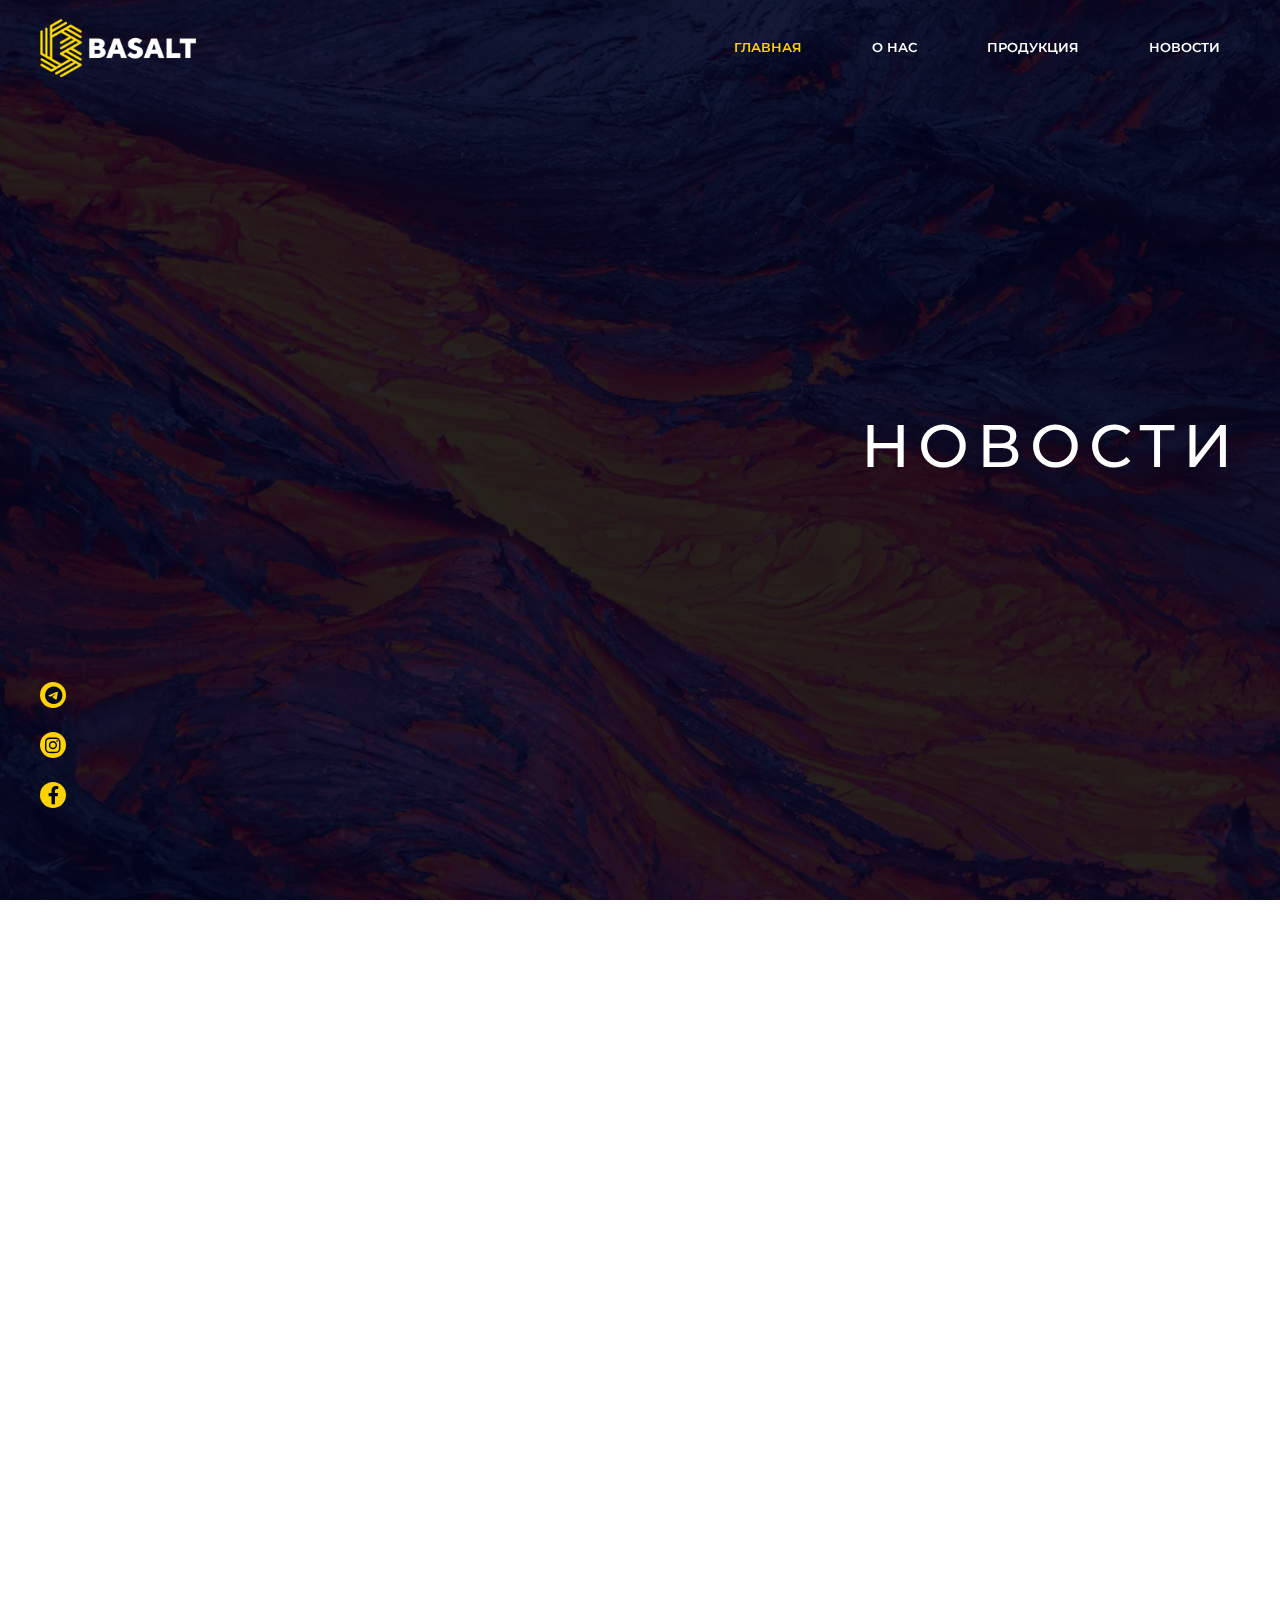
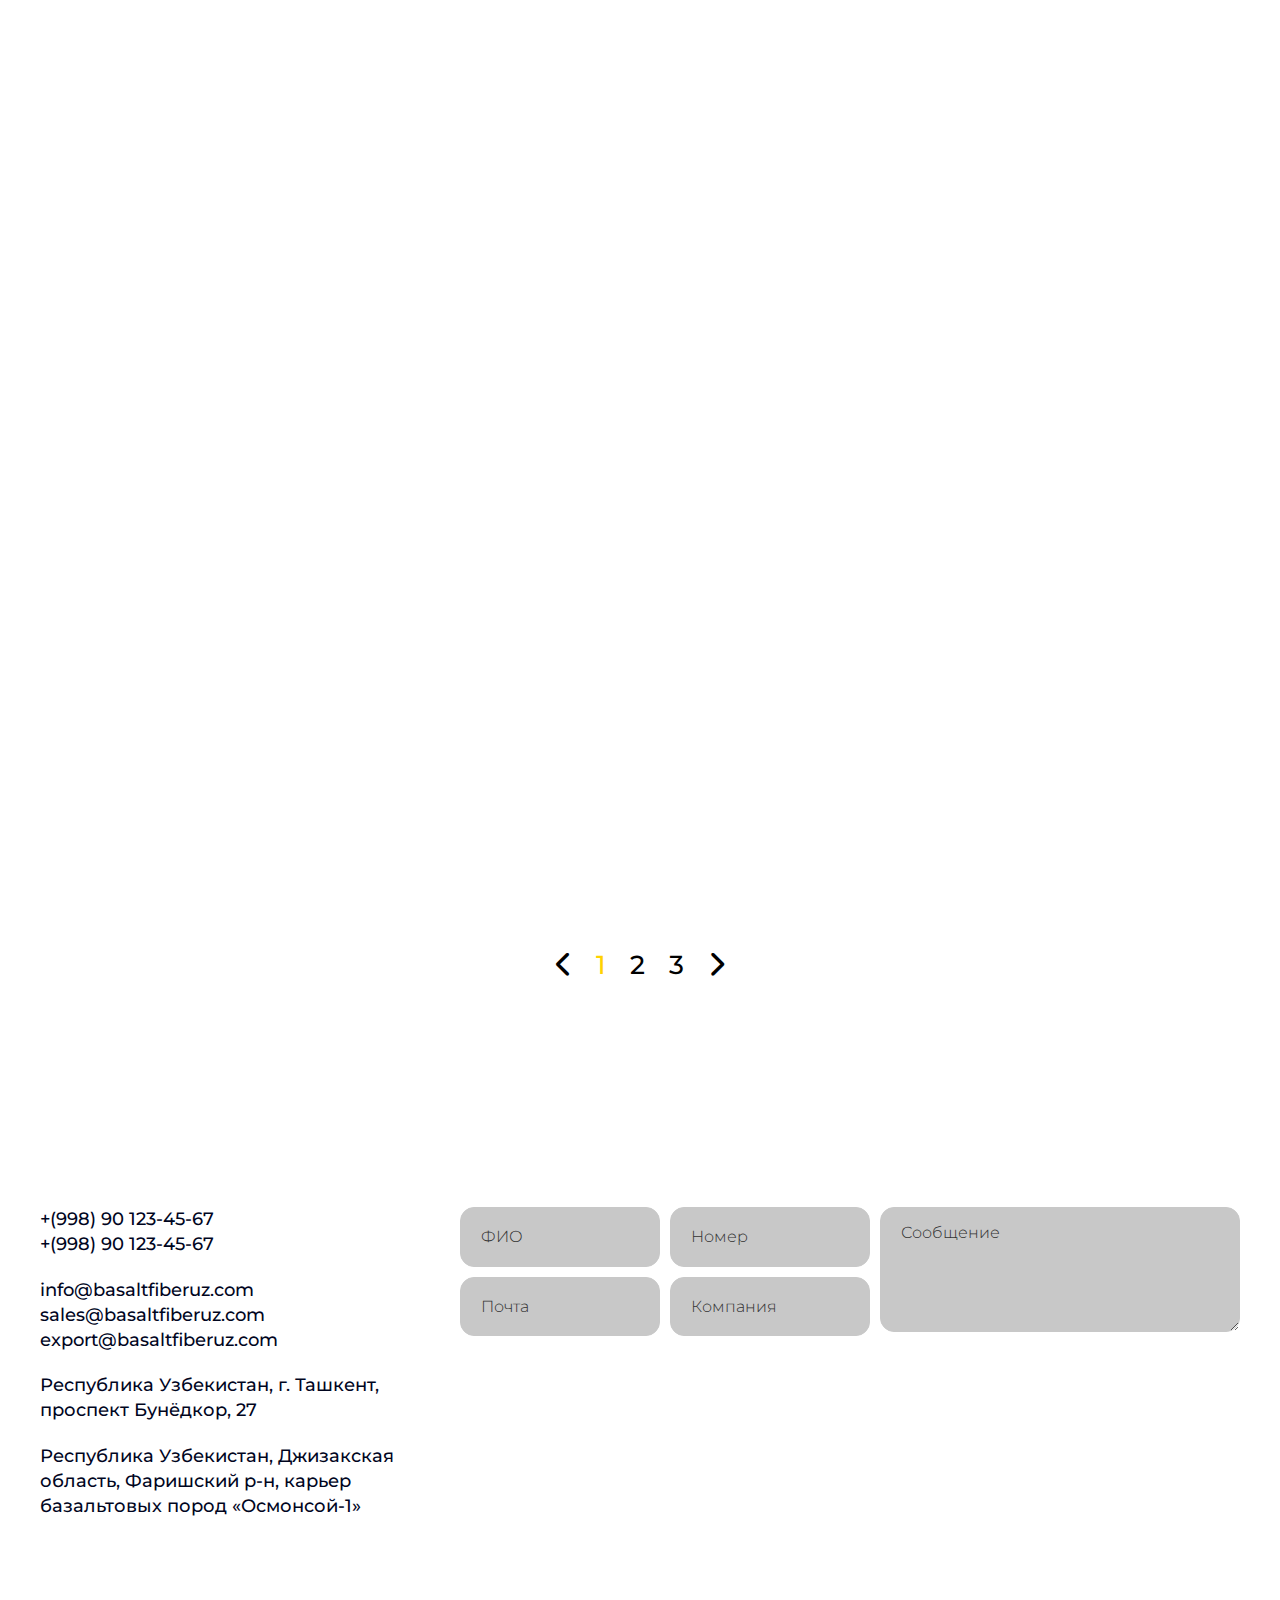
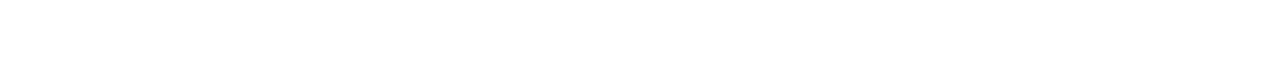
<file: news.html>
<!DOCTYPE html>
<html lang="ru">

<head>
    <meta charset="utf-8">
    <title>
        Basalt
    </title>
    <meta name="description" content="Basalt">
    <meta name="viewport" content="width=device-width">
    <link rel="icon" href="images/favicon.png">
    <meta property="og:image" content="images/dist/preview.jpg">
    <link rel="preconnect" href="https://fonts.googleapis.com">
<link rel="preconnect" href="https://fonts.gstatic.com" crossorigin>
    <link rel="preload" href="css/main.min.css" as="style">
    <link rel="preload" href="js/app.min.js" as="script">
    <link rel="stylesheet" href="css/main.min.css">
</head>

<body>

<header class="header" data-aos="fade">
    <a href="./" class="header__logo">
        <img src="./images/logo.png" alt="logo" class="logo-white">
        <img src="./images/logo-black.png" alt="logo" class="logo-black">
    </a>

    <div class="container">
        <nav class="header__nav">
            <ul class="header__menu">
                <li><a href="./" class="active">Главная</a></li>
                <li><a href="./about.html">О Нас</a></li>
                <li><a href="./catalog.html">Продукция</a></li>
                <li><a href="./news.html">Новости</a></li>
            </ul>
        </nav>
        <div class="burger mobile">
            <input type="checkbox" id="burgerBtn" class="burger-checkbox">
            <label for="burgerBtn">
                <div class="hamburger">
                    <span class="bar bar1"></span>
                    <span class="bar bar2"></span>
                    <span class="bar bar3"></span>
                    <span class="bar bar4"></span>
                </div>
            </label>
        </div>
    </div>
</header>
<main class="main">
    <section class="news__hero" style="background-image: url('./images/hero-bg.png');">
    <div class="container">
        <h1 class="page__title" data-aos="fade-left">Новости</h1>
    </div>
    <ul class="socials" data-aos="fade-right">
        <li><a href="#" aria-label="social"><i class="fa-brands fa-telegram"></i></a></li>
        <li><a href="#" aria-label="social"><i class="fa-brands fa-instagram"></i></a></li>
        <li><a href="#" aria-label="social"><i class="fa-brands fa-facebook-f"></i></a></li>
    </ul>
</section>
    <section class="news">
    <div class="container">
        <div class="news__wrapper">
            <div class="news__item" data-aos="fade-up">
                <a href="./news_item.html" class="news__img">
                    
                </a>
                <div class="news__right">
                    <time class="news__date" datetime="05.06.2023">05.06.2023</time>
                    <h2 class="news__title">Advice for stirring your online community and fostering engagement</h2>
                    <div class="news__content">
                        <p>Sticky note agile personas engaging ship it ideate disrupt earned media.</p>
                        <p>Sticky note agile personas engaging ship it ideate disrupt earned media.</p>
                        <p>Sticky note agile personas engaging ship it ideate disrupt earned media.</p>
                    </div>
                    <a href="./news_item.html" class="btn news__link">подробнее<i
                            class="fa-solid fa-arrow-right-long"></i></a>
                </div>
            </div>
            <div class="news__item" data-aos="fade-up">
                <a href="./news_item.html" class="news__img">
                    
                </a>
                <div class="news__right">
                    <time class="news__date" datetime="05.06.2023">05.06.2023</time>
                    <h2 class="news__title">Advice for stirring your online community and fostering engagement</h2>
                    <div class="news__content">
                        Sticky note agile personas engaging ship it ideate disrupt earned media.
                        Sticky note agile personas engaging ship it ideate disrupt earned media.
                    </div>
                    <a href="./news_item.html" class="btn news__link">подробнее<i
                            class="fa-solid fa-arrow-right-long"></i></a>
                </div>
            </div>
            <div class="news__item" data-aos="fade-up">
                <a href="./news_item.html" class="news__img">
                    
                </a>
                <div class="news__right">
                    <time class="news__date" datetime="05.06.2023">05.06.2023</time>
                    <h2 class="news__title">Advice for stirring your online community and fostering engagement</h2>
                    <div class="news__content">
                        Sticky note agile personas engaging ship it ideate disrupt earned media.
                        Sticky note agile personas engaging ship it ideate disrupt earned media.
                    </div>
                    <a href="./news_item.html" class="btn news__link">подробнее<i
                            class="fa-solid fa-arrow-right-long"></i></a>
                </div>
            </div>
        </div>
        <ul class="pagination">
            <li><a href="#"><i class="fa-solid fa-chevron-left"></i></a></li>
            <li><span aria-current="page" class="page-numbers current">1</span></li>
            <li><a class="page-numbers" href="#">2</a></li>
            <li><a class="page-numbers" href="#">3</a></li>
            <li><a href="#"><i class="fa-solid fa-chevron-right"></i></a></li>
        </ul>
    </div>
</section>
</main>

<footer class="footer">
    <div class="container">
        <h2 class="title" data-aos="fade-right">Связаться с нами</h2>
        <div class="footer__wrapper">
            <div class="footer__left" >
                <ul class="footer__contacts">
                    <li><a href="tel:+(998) 90 123-45-67">+(998) 90 123-45-67</a></li>
                    <li><a href="tel:+(998) 90 123-45-67">+(998) 90 123-45-67</a></li>
                </ul>
                <ul class="footer__contacts">
                    <li><a href="info@basaltfiberuz.com">info@basaltfiberuz.com</a></li>
                    <li><a href="mailto:sales@basaltfiberuz.com">sales@basaltfiberuz.com</a></li>
                    <li><a href="mailto:export@basaltfiberuz.com">export@basaltfiberuz.com</a></li>
                </ul>
                <ul class="footer__contacts">
                    <li>Республика Узбекистан, г. Ташкент, проспект Бунёдкор, 27</li>
                </ul>
                <ul class="footer__contacts">
                    <li>Республика Узбекистан, Джизакская область, Фаришский р-н, карьер базальтовых пород «Осмонсой-1»
                    </li>
                </ul>
            </div>
            <form action="#" class="contacts__form">
                <div class="contacts__form__wrapper">
                    <label for="name" class="contacts__form__label">
                        <input type="text" id="name" name="name" class="contacts__form__field" placeholder="ФИО">
                    </label>
                    <label for="phone" class="contacts__form__label">
                        <input type="text" id="phone" name="phone" class="contacts__form__field phone"
                            placeholder="Номер">
                    </label>
                    <label for="message" class="contacts__form__label">
                        <textarea name="message" id="message" placeholder="Сообщение" class="contacts__form__textarea"></textarea>
                    </label>
                    <label for="email" class="contacts__form__label">
                        <input type="email" id="email" name="email" class="contacts__form__field" placeholder="Почта">
                    </label>
                    <label for="company" class="contacts__form__label">
                        <input type="text" id="company" name="company" class="contacts__form__field"
                            placeholder="Компания">
                    </label>
                </div>
                <button type="submit" class="btn contacts__form__btn" data-aos="fade-right">Отправить <i class="fa-solid fa-arrow-right-long"></i></button>
            </form>
        </div>
    </div>
</footer>
<div class="modal" id="services-1">
    <button class="modal__close" type="button" aria-label="close modal">
        <i class="fa-solid fa-chevron-left"></i>
    </button>
    <h2 class="modal__title">Trade In</h2>
    <div class="modal__wrapper">
        <p><strong><i>Услуга TRADE-IN</i></strong> – на помощь быстрому и удобному обмену старой рации на новую! Компания Radiocom предоставляет услугу trade in всем обладателям устаревших раций.</p>
        <p></p>
        <p>Если вы желаете приобрести новую модель рации и избавиться от нынешней старой, то вам нужно, лишь прийти в наш офис и наши специалисты обменяют Вашу рацию на более новую модель.</p>
        <a href="#" class="modal__btn">Узнать подробнее</a>
    </div>
</div>
<div class="modal" id="order">
    <button class="modal__close" type="button" aria-label="close modal">
        <i class="fa-solid fa-chevron-left"></i>
    </button>
    <h2 class="modal__title">Trade In</h2>
    <div class="modal__wrapper">           
        <form action="#" class="modal__form">
            <h3 class="modal__form__title">Отправьте свои личные данные и наш менеджер свяжется с Вами </h3>
            <label for="name">
                <input type="text" name="name" id="name" class="modal__form__field" placeholder="Имя">
            </label>
            <label for="phone">
                <input type="tel" name="phone" id="phone" class="modal__form__field phone" placeholder="Номер телефона">
            </label>
            <label for="message">
                <input type="text" name="message" id="message" class="modal__form__field" placeholder="Комментарий">
            </label>
            <input type="submit" class="modal__form__btn" value="Отправить">
        </form>
    </div>
</div>
<div class="backdrop"></div>
<script src="js/app.min.js"></script>
</body>

</html>
</file>
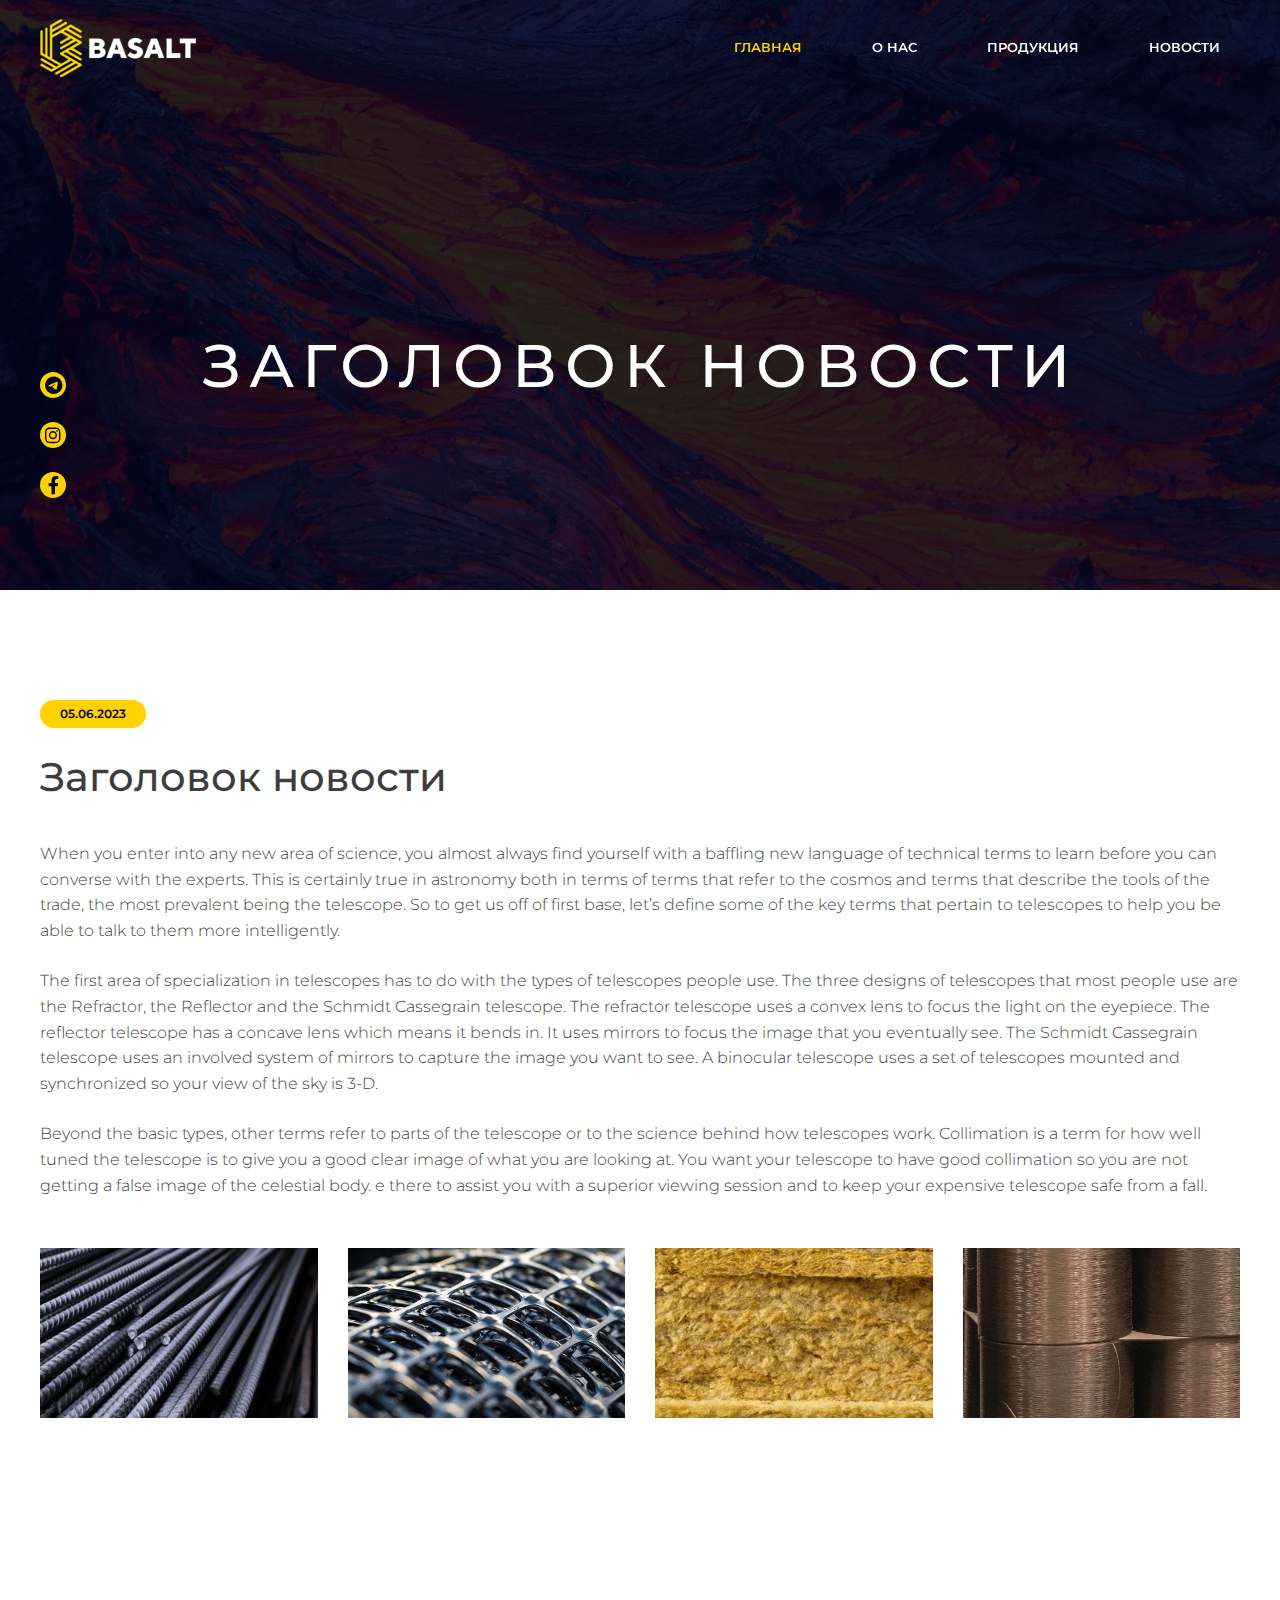
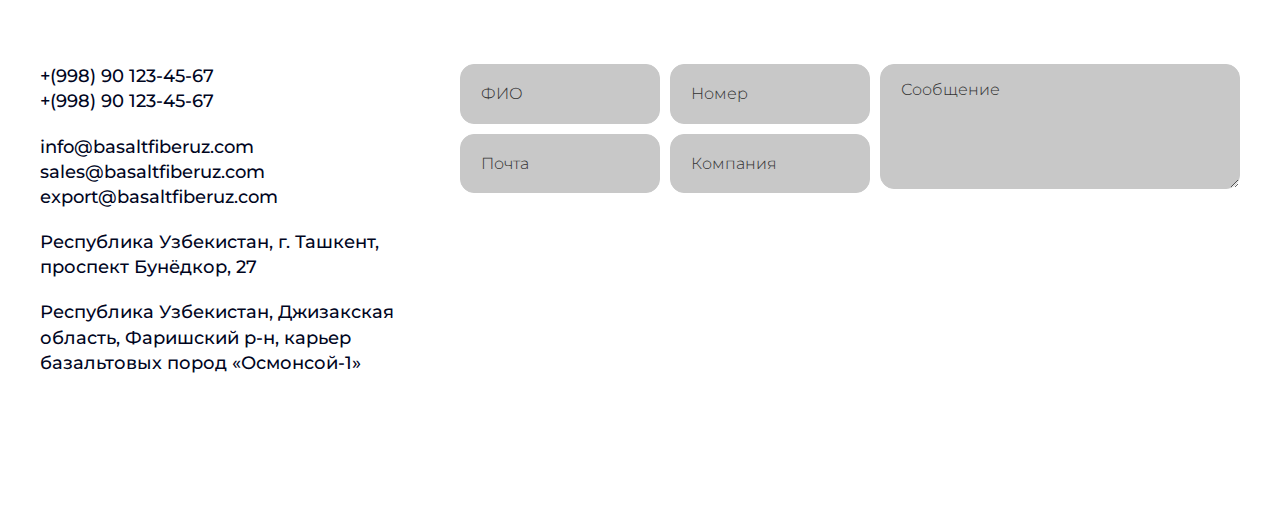
<file: news_item.html>
<!DOCTYPE html>
<html lang="ru">

<head>
    <meta charset="utf-8">
    <title>
        Basalt
    </title>
    <meta name="description" content="Basalt">
    <meta name="viewport" content="width=device-width">
    <link rel="icon" href="images/favicon.png">
    <meta property="og:image" content="images/dist/preview.jpg">
    <link rel="preconnect" href="https://fonts.googleapis.com">
<link rel="preconnect" href="https://fonts.gstatic.com" crossorigin>
    <link rel="preload" href="css/main.min.css" as="style">
    <link rel="preload" href="js/app.min.js" as="script">
    <link rel="stylesheet" href="css/main.min.css">
</head>

<body>

<header class="header" data-aos="fade">
    <a href="./" class="header__logo">
        <img src="./images/logo.png" alt="logo" class="logo-white">
        <img src="./images/logo-black.png" alt="logo" class="logo-black">
    </a>

    <div class="container">
        <nav class="header__nav">
            <ul class="header__menu">
                <li><a href="./" class="active">Главная</a></li>
                <li><a href="./about.html">О Нас</a></li>
                <li><a href="./catalog.html">Продукция</a></li>
                <li><a href="./news.html">Новости</a></li>
            </ul>
        </nav>
        <div class="burger mobile">
            <input type="checkbox" id="burgerBtn" class="burger-checkbox">
            <label for="burgerBtn">
                <div class="hamburger">
                    <span class="bar bar1"></span>
                    <span class="bar bar2"></span>
                    <span class="bar bar3"></span>
                    <span class="bar bar4"></span>
                </div>
            </label>
        </div>
    </div>
</header>
<main class="main">
    <section class="news__article__hero" style="background-image: url('./images/hero-bg.png');">
    <div class="container">
        <h1 class="page__title" data-aos="fade-left">Заголовок новости</h1>
    </div>
    <ul class="socials" data-aos="fade-right">
        <li><a href="#" aria-label="social"><i class="fa-brands fa-telegram"></i></a></li>
        <li><a href="#" aria-label="social"><i class="fa-brands fa-instagram"></i></a></li>
        <li><a href="#" aria-label="social"><i class="fa-brands fa-facebook-f"></i></a></li>
    </ul>
</section>
    <section class="news__article">
    <div class="container">
        <time class="news__article__date" datetime="05.06.2023">05.06.2023</time>
        <h2 class="news__article__title">Заголовок новости</h2>
        <div class="news__article__content">
            <p>
                When you enter into any new area of science, you almost always find yourself with a baffling new
                language of
                technical terms to learn before you can converse with the experts. This is certainly true in astronomy
                both
                in terms of terms that refer to the cosmos and terms that describe the tools of the trade, the most
                prevalent being the telescope. So to get us off of first base, let’s define some of the key terms that
                pertain to telescopes to help you be able to talk to them more intelligently.
            </p>

            <p>
                The first area of specialization in telescopes has to do with the types of telescopes people use. The
                three
                designs of telescopes that most people use are the Refractor, the Reflector and the Schmidt Cassegrain
                telescope.
                The refractor telescope uses a convex lens to focus the light on the eyepiece.
                The reflector telescope has a concave lens which means it bends in. It uses mirrors to focus the image
                that
                you eventually see.
                The Schmidt Cassegrain telescope uses an involved system of mirrors to capture the image you want to
                see.
                A binocular telescope uses a set of telescopes mounted and synchronized so your view of the sky is 3-D.
            </p>

            <p>
                Beyond the basic types, other terms refer to parts of the telescope or to the science behind how
                telescopes
                work.
                Collimation is a term for how well tuned the telescope is to give you a good clear image of what you are
                looking at. You want your telescope to have good collimation so you are not getting a false image of the
                celestial body.
                e there to assist you with a superior viewing session and to keep your expensive telescope safe from a
                fall.
            </p>
            <ul class="news__article__gallery">
                <li><img src="./images/catalog/catalog-1.png" alt="image"></li>
                <li><img src="./images/catalog/catalog-2.png" alt="image"></li>
                <li><img src="./images/catalog/catalog-3.png" alt="image"></li>
                <li><img src="./images/catalog/catalog-4.png" alt="image"></li>
            </ul>





        </div>
    </div>
</section>
</main>

<footer class="footer">
    <div class="container">
        <h2 class="title" data-aos="fade-right">Связаться с нами</h2>
        <div class="footer__wrapper">
            <div class="footer__left" >
                <ul class="footer__contacts">
                    <li><a href="tel:+(998) 90 123-45-67">+(998) 90 123-45-67</a></li>
                    <li><a href="tel:+(998) 90 123-45-67">+(998) 90 123-45-67</a></li>
                </ul>
                <ul class="footer__contacts">
                    <li><a href="info@basaltfiberuz.com">info@basaltfiberuz.com</a></li>
                    <li><a href="mailto:sales@basaltfiberuz.com">sales@basaltfiberuz.com</a></li>
                    <li><a href="mailto:export@basaltfiberuz.com">export@basaltfiberuz.com</a></li>
                </ul>
                <ul class="footer__contacts">
                    <li>Республика Узбекистан, г. Ташкент, проспект Бунёдкор, 27</li>
                </ul>
                <ul class="footer__contacts">
                    <li>Республика Узбекистан, Джизакская область, Фаришский р-н, карьер базальтовых пород «Осмонсой-1»
                    </li>
                </ul>
            </div>
            <form action="#" class="contacts__form">
                <div class="contacts__form__wrapper">
                    <label for="name" class="contacts__form__label">
                        <input type="text" id="name" name="name" class="contacts__form__field" placeholder="ФИО">
                    </label>
                    <label for="phone" class="contacts__form__label">
                        <input type="text" id="phone" name="phone" class="contacts__form__field phone"
                            placeholder="Номер">
                    </label>
                    <label for="message" class="contacts__form__label">
                        <textarea name="message" id="message" placeholder="Сообщение" class="contacts__form__textarea"></textarea>
                    </label>
                    <label for="email" class="contacts__form__label">
                        <input type="email" id="email" name="email" class="contacts__form__field" placeholder="Почта">
                    </label>
                    <label for="company" class="contacts__form__label">
                        <input type="text" id="company" name="company" class="contacts__form__field"
                            placeholder="Компания">
                    </label>
                </div>
                <button type="submit" class="btn contacts__form__btn" data-aos="fade-right">Отправить <i class="fa-solid fa-arrow-right-long"></i></button>
            </form>
        </div>
    </div>
</footer>
<div class="modal" id="services-1">
    <button class="modal__close" type="button" aria-label="close modal">
        <i class="fa-solid fa-chevron-left"></i>
    </button>
    <h2 class="modal__title">Trade In</h2>
    <div class="modal__wrapper">
        <p><strong><i>Услуга TRADE-IN</i></strong> – на помощь быстрому и удобному обмену старой рации на новую! Компания Radiocom предоставляет услугу trade in всем обладателям устаревших раций.</p>
        <p></p>
        <p>Если вы желаете приобрести новую модель рации и избавиться от нынешней старой, то вам нужно, лишь прийти в наш офис и наши специалисты обменяют Вашу рацию на более новую модель.</p>
        <a href="#" class="modal__btn">Узнать подробнее</a>
    </div>
</div>
<div class="modal" id="order">
    <button class="modal__close" type="button" aria-label="close modal">
        <i class="fa-solid fa-chevron-left"></i>
    </button>
    <h2 class="modal__title">Trade In</h2>
    <div class="modal__wrapper">           
        <form action="#" class="modal__form">
            <h3 class="modal__form__title">Отправьте свои личные данные и наш менеджер свяжется с Вами </h3>
            <label for="name">
                <input type="text" name="name" id="name" class="modal__form__field" placeholder="Имя">
            </label>
            <label for="phone">
                <input type="tel" name="phone" id="phone" class="modal__form__field phone" placeholder="Номер телефона">
            </label>
            <label for="message">
                <input type="text" name="message" id="message" class="modal__form__field" placeholder="Комментарий">
            </label>
            <input type="submit" class="modal__form__btn" value="Отправить">
        </form>
    </div>
</div>
<div class="backdrop"></div>
<script src="js/app.min.js"></script>
</body>

</html>
</file>
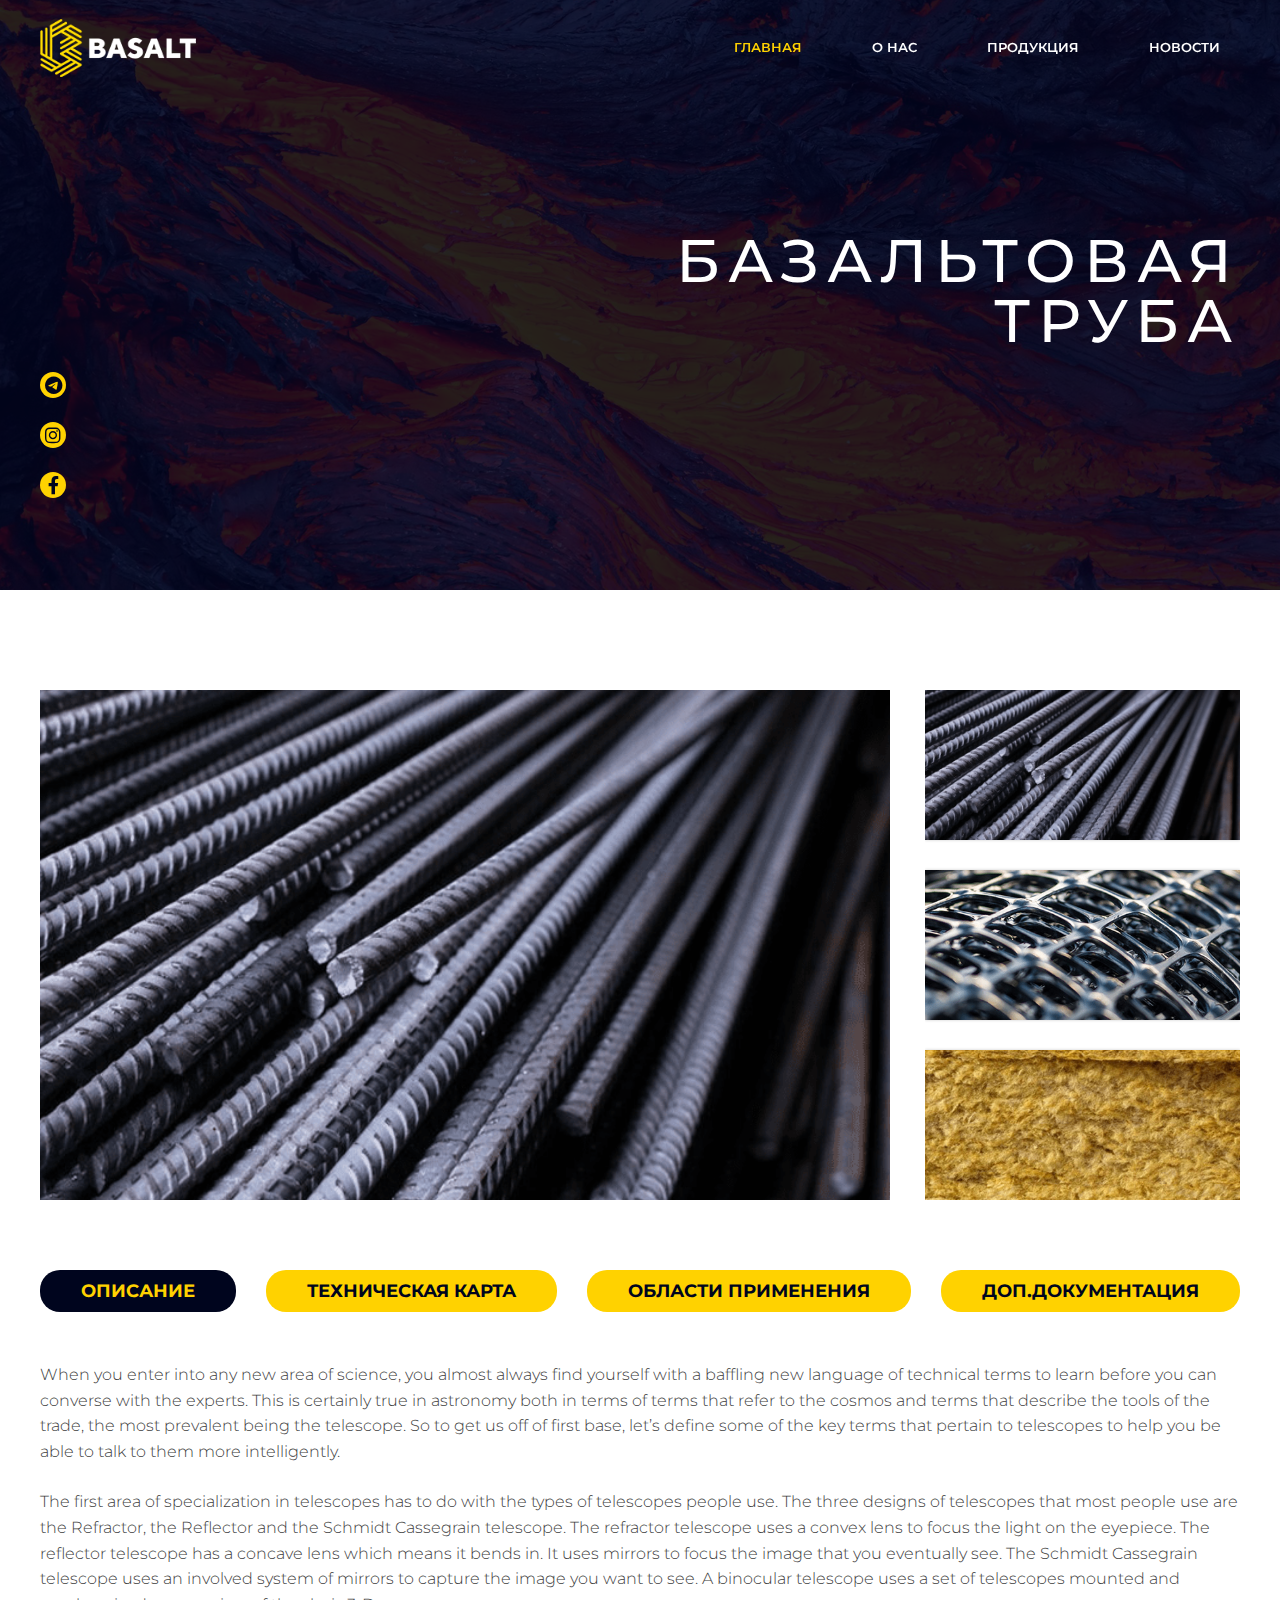
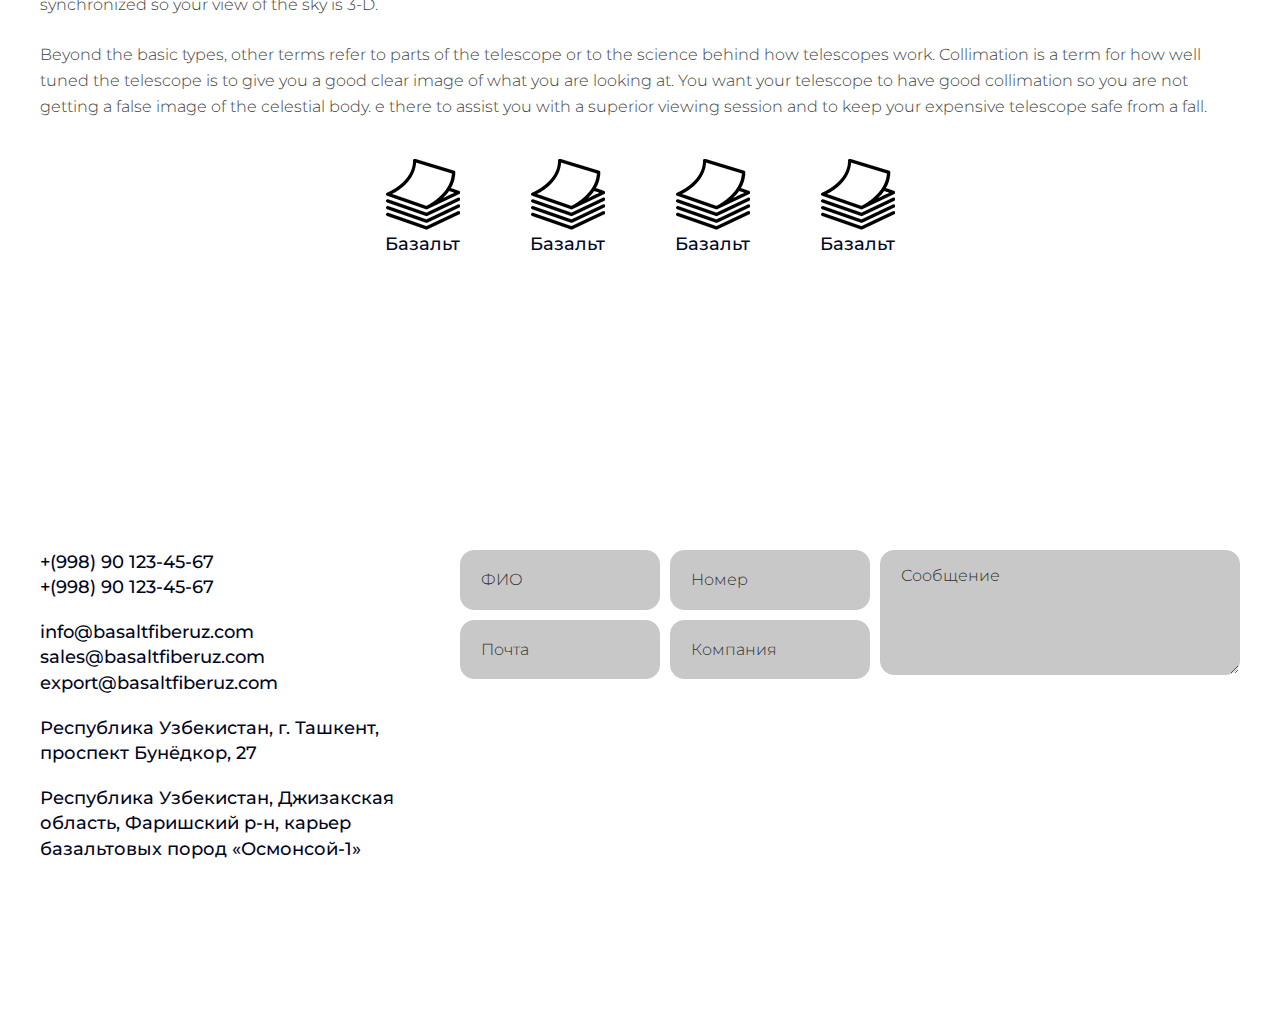
<file: product.html>
<!DOCTYPE html>
<html lang="ru">

<head>
    <meta charset="utf-8">
    <title>
        Basalt
    </title>
    <meta name="description" content="Basalt">
    <meta name="viewport" content="width=device-width">
    <link rel="icon" href="images/favicon.png">
    <meta property="og:image" content="images/dist/preview.jpg">
    <link rel="preconnect" href="https://fonts.googleapis.com">
<link rel="preconnect" href="https://fonts.gstatic.com" crossorigin>
    <link rel="preload" href="css/main.min.css" as="style">
    <link rel="preload" href="js/app.min.js" as="script">
    <link rel="stylesheet" href="css/main.min.css">
</head>

<body>

<header class="header" data-aos="fade">
    <a href="./" class="header__logo">
        <img src="./images/logo.png" alt="logo" class="logo-white">
        <img src="./images/logo-black.png" alt="logo" class="logo-black">
    </a>

    <div class="container">
        <nav class="header__nav">
            <ul class="header__menu">
                <li><a href="./" class="active">Главная</a></li>
                <li><a href="./about.html">О Нас</a></li>
                <li><a href="./catalog.html">Продукция</a></li>
                <li><a href="./news.html">Новости</a></li>
            </ul>
        </nav>
        <div class="burger mobile">
            <input type="checkbox" id="burgerBtn" class="burger-checkbox">
            <label for="burgerBtn">
                <div class="hamburger">
                    <span class="bar bar1"></span>
                    <span class="bar bar2"></span>
                    <span class="bar bar3"></span>
                    <span class="bar bar4"></span>
                </div>
            </label>
        </div>
    </div>
</header>
<main class="main">
    <section class="product__hero" style="background-image: url('./images/hero-bg.png');">
    <div class="container">
        <h1 class="page__title" data-aos="fade-left">базальтовая
            труба</h1>
    </div>
    <ul class="socials" data-aos="fade-right">
        <li><a href="#" aria-label="social"><i class="fa-brands fa-telegram"></i></a></li>
        <li><a href="#" aria-label="social"><i class="fa-brands fa-instagram"></i></a></li>
        <li><a href="#" aria-label="social"><i class="fa-brands fa-facebook-f"></i></a></li>
    </ul>
</section>
    <section class="product">
    <div class="container">
        <div class="product__sliders">
            <div class="product__slider">
                <div class="swiper-container">
                    <div class="swiper-wrapper">
                        <div class="swiper-slide product__slider__item">
                            <img src="./images/catalog/catalog-1.png" alt="product">
                        </div>
                        <div class="swiper-slide product__slider__item">
                            <img src="./images/catalog/catalog-2.png" alt="product">
                        </div>
                        <div class="swiper-slide product__slider__item">
                            <img src="./images/catalog/catalog-3.png" alt="product">
                        </div>
                        <div class="swiper-slide product__slider__item">
                            <img src="./images/catalog/catalog-4.png" alt="product">
                        </div>
                        <div class="swiper-slide product__slider__item">
                            <img src="./images/catalog/catalog-1.png" alt="product">
                        </div>
                    </div>
                </div>
            </div>
            <div class="product__thumbs">
                <div class="swiper-container">
                    <div class="swiper-wrapper">
                        <div class="swiper-slide product__thumbs__item">
                            <img src="./images/catalog/catalog-1.png" alt="product">
                        </div>
                        <div class="swiper-slide product__thumbs__item">
                            <img src="./images/catalog/catalog-2.png" alt="product">
                        </div>
                        <div class="swiper-slide product__thumbs__item">
                            <img src="./images/catalog/catalog-3.png" alt="product">
                        </div>
                        <div class="swiper-slide product__thumbs__item">
                            <img src="./images/catalog/catalog-4.png" alt="product">
                        </div>
                        <div class="swiper-slide product__thumbs__item">
                            <img src="./images/catalog/catalog-1.png" alt="product">
                        </div>
                    </div>
                </div>
            </div>
        </div>
        <div class="product__info">
            <ul class="tabs product__tabs">
                <li><a href="#tab1" aria-control="tab-1" class="tabs__item active" data-tab="tab-1">описание</a></li>
                <li><a href="#tab2" aria-control="tab-2" class="tabs__item" data-tab="tab-2">техническая карта</a></li>
                <li><a href="#tab3" aria-control="tab-3" class="tabs__item" data-tab="tab-3">области применения</a></li>
                <li><a href="#tab3" aria-control="tab-4" class="tabs__item" data-tab="tab-4">Доп.документация</a></li>
            </ul>
            <div class="tabs__contents product__contents">
                <div class="tabs__content product__content active" id="tab-1">
                    <p>
                        When you enter into any new area of science, you almost always find yourself with a baffling new
                        language of technical terms to learn before you can converse with the experts. This is certainly
                        true in astronomy both in terms of terms that refer to the cosmos and terms that describe the
                        tools
                        of the trade, the most prevalent being the telescope. So to get us off of first base, let’s
                        define
                        some of the key terms that pertain to telescopes to help you be able to talk to them more
                        intelligently.
                    </p>
                    <p>
                        The first area of specialization in telescopes has to do with the types of telescopes people
                        use.
                        The three designs of telescopes that most people use are the Refractor, the Reflector and the
                        Schmidt Cassegrain telescope.
                        The refractor telescope uses a convex lens to focus the light on the eyepiece.
                        The reflector telescope has a concave lens which means it bends in. It uses mirrors to focus the
                        image that you eventually see.
                        The Schmidt Cassegrain telescope uses an involved system of mirrors to capture the image you
                        want to
                        see.
                        A binocular telescope uses a set of telescopes mounted and synchronized so your view of the sky
                        is
                        3-D.
                    </p>
                    <p>
                        Beyond the basic types, other terms refer to parts of the telescope or to the science behind how
                        telescopes work.
                        Collimation is a term for how well tuned the telescope is to give you a good clear image of what
                        you
                        are looking at. You want your telescope to have good collimation so you are not getting a false
                        image of the celestial body.
                        e there to assist you with a superior viewing session and to keep your expensive telescope safe
                        from
                        a fall.
                    </p>
                    <ul class="product__materials">
                        <li>
                            <img src="./images/icons/basalt.png" alt="basalt">
                            Базальт
                        </li>
                        <li>
                            <img src="./images/icons/basalt.png" alt="basalt">
                            Базальт
                        </li>
                        <li>
                            <img src="./images/icons/basalt.png" alt="basalt">
                            Базальт
                        </li>
                        <li>
                            <img src="./images/icons/basalt.png" alt="basalt">
                            Базальт
                        </li>
                    </ul>
                </div>
                <div class="tabs__content product__content" id="tab-2">
                    <p>
                        When you enter into any new area of science, you almost always find yourself with a baffling new
                        language of technical terms to learn before you can converse with the experts. This is certainly
                        true in astronomy both in terms of terms that refer to the cosmos and terms that describe the
                        tools
                        of the trade, the most prevalent being the telescope. So to get us off of first base, let’s
                        define
                        some of the key terms that pertain to telescopes to help you be able to talk to them more
                        intelligently.
                    </p>
                </div>
                <div class="tabs__content product__content" id="tab-3">
                    <p>
                        The first area of specialization in telescopes has to do with the types of telescopes people
                        use.
                        The three designs of telescopes that most people use are the Refractor, the Reflector and the
                        Schmidt Cassegrain telescope.
                        The refractor telescope uses a convex lens to focus the light on the eyepiece.
                        The reflector telescope has a concave lens which means it bends in. It uses mirrors to focus the
                        image that you eventually see.
                        The Schmidt Cassegrain telescope uses an involved system of mirrors to capture the image you
                        want to
                        see.
                        A binocular telescope uses a set of telescopes mounted and synchronized so your view of the sky
                        is
                        3-D.
                    </p>
                </div>
                <div class="tabs__content product__content" id="tab-4">
                    <p>
                        Beyond the basic types, other terms refer to parts of the telescope or to the science behind how
                        telescopes work.
                        Collimation is a term for how well tuned the telescope is to give you a good clear image of what
                        you
                        are looking at. You want your telescope to have good collimation so you are not getting a false
                        image of the celestial body.
                        e there to assist you with a superior viewing session and to keep your expensive telescope safe
                        from
                        a fall.
                    </p>
                </div>
            </div>
        </div>
    </div>
</section>
  </main>
  
  <footer class="footer">
    <div class="container">
        <h2 class="title" data-aos="fade-right">Связаться с нами</h2>
        <div class="footer__wrapper">
            <div class="footer__left" >
                <ul class="footer__contacts">
                    <li><a href="tel:+(998) 90 123-45-67">+(998) 90 123-45-67</a></li>
                    <li><a href="tel:+(998) 90 123-45-67">+(998) 90 123-45-67</a></li>
                </ul>
                <ul class="footer__contacts">
                    <li><a href="info@basaltfiberuz.com">info@basaltfiberuz.com</a></li>
                    <li><a href="mailto:sales@basaltfiberuz.com">sales@basaltfiberuz.com</a></li>
                    <li><a href="mailto:export@basaltfiberuz.com">export@basaltfiberuz.com</a></li>
                </ul>
                <ul class="footer__contacts">
                    <li>Республика Узбекистан, г. Ташкент, проспект Бунёдкор, 27</li>
                </ul>
                <ul class="footer__contacts">
                    <li>Республика Узбекистан, Джизакская область, Фаришский р-н, карьер базальтовых пород «Осмонсой-1»
                    </li>
                </ul>
            </div>
            <form action="#" class="contacts__form">
                <div class="contacts__form__wrapper">
                    <label for="name" class="contacts__form__label">
                        <input type="text" id="name" name="name" class="contacts__form__field" placeholder="ФИО">
                    </label>
                    <label for="phone" class="contacts__form__label">
                        <input type="text" id="phone" name="phone" class="contacts__form__field phone"
                            placeholder="Номер">
                    </label>
                    <label for="message" class="contacts__form__label">
                        <textarea name="message" id="message" placeholder="Сообщение" class="contacts__form__textarea"></textarea>
                    </label>
                    <label for="email" class="contacts__form__label">
                        <input type="email" id="email" name="email" class="contacts__form__field" placeholder="Почта">
                    </label>
                    <label for="company" class="contacts__form__label">
                        <input type="text" id="company" name="company" class="contacts__form__field"
                            placeholder="Компания">
                    </label>
                </div>
                <button type="submit" class="btn contacts__form__btn" data-aos="fade-right">Отправить <i class="fa-solid fa-arrow-right-long"></i></button>
            </form>
        </div>
    </div>
</footer>
<div class="modal" id="services-1">
    <button class="modal__close" type="button" aria-label="close modal">
        <i class="fa-solid fa-chevron-left"></i>
    </button>
    <h2 class="modal__title">Trade In</h2>
    <div class="modal__wrapper">
        <p><strong><i>Услуга TRADE-IN</i></strong> – на помощь быстрому и удобному обмену старой рации на новую! Компания Radiocom предоставляет услугу trade in всем обладателям устаревших раций.</p>
        <p></p>
        <p>Если вы желаете приобрести новую модель рации и избавиться от нынешней старой, то вам нужно, лишь прийти в наш офис и наши специалисты обменяют Вашу рацию на более новую модель.</p>
        <a href="#" class="modal__btn">Узнать подробнее</a>
    </div>
</div>
<div class="modal" id="order">
    <button class="modal__close" type="button" aria-label="close modal">
        <i class="fa-solid fa-chevron-left"></i>
    </button>
    <h2 class="modal__title">Trade In</h2>
    <div class="modal__wrapper">           
        <form action="#" class="modal__form">
            <h3 class="modal__form__title">Отправьте свои личные данные и наш менеджер свяжется с Вами </h3>
            <label for="name">
                <input type="text" name="name" id="name" class="modal__form__field" placeholder="Имя">
            </label>
            <label for="phone">
                <input type="tel" name="phone" id="phone" class="modal__form__field phone" placeholder="Номер телефона">
            </label>
            <label for="message">
                <input type="text" name="message" id="message" class="modal__form__field" placeholder="Комментарий">
            </label>
            <input type="submit" class="modal__form__btn" value="Отправить">
        </form>
    </div>
</div>
<div class="backdrop"></div>
<script src="js/app.min.js"></script>
</body>

</html>
</file>
<file: css/main.min.css>
@import url(https://fonts.googleapis.com/css2?family=Montserrat:wght@100;200;300;400;500;600;700;800;900&display=swap);*,::after,::before{-webkit-box-sizing:border-box;box-sizing:border-box}html{font-family:sans-serif;line-height:1.15;-webkit-text-size-adjust:100%;-webkit-tap-highlight-color:transparent}article,aside,figcaption,figure,footer,header,hgroup,main,nav,section{display:block}body{margin:0;font-family:-apple-system,BlinkMacSystemFont,"Segoe UI",Roboto,"Helvetica Neue",Arial,"Noto Sans","Liberation Sans",sans-serif,"Apple Color Emoji","Segoe UI Emoji","Segoe UI Symbol","Noto Color Emoji";font-size:1rem;font-weight:400;line-height:1.5;color:#212529;text-align:left;background-color:#fff}[tabindex="-1"]:focus:not(:focus-visible){outline:0!important}hr{-webkit-box-sizing:content-box;box-sizing:content-box;height:0;overflow:visible}h1,h2,h3,h4,h5,h6{margin-top:0;margin-bottom:.5rem}p{margin-top:0;margin-bottom:1rem}abbr[data-original-title],abbr[title]{text-decoration:underline;-webkit-text-decoration:underline dotted;text-decoration:underline dotted;cursor:help;border-bottom:0;-webkit-text-decoration-skip-ink:none;text-decoration-skip-ink:none}address{margin-bottom:1rem;font-style:normal;line-height:inherit}dl,ol,ul{margin-top:0;margin-bottom:1rem}ol ol,ol ul,ul ol,ul ul{margin-bottom:0}dt{font-weight:700}dd{margin-bottom:.5rem;margin-left:0}blockquote{margin:0 0 1rem}b,strong{font-weight:bolder}small{font-size:80%}sub,sup{position:relative;font-size:75%;line-height:0;vertical-align:baseline}sub{bottom:-.25em}sup{top:-.5em}a{color:#007bff;text-decoration:none;background-color:transparent}a:hover{color:#0056b3;text-decoration:underline}a:not([href]):not([class]){color:inherit;text-decoration:none}a:not([href]):not([class]):hover{color:inherit;text-decoration:none}code,kbd,pre,samp{font-family:SFMono-Regular,Menlo,Monaco,Consolas,"Liberation Mono","Courier New",monospace;font-size:1em}pre{margin-top:0;margin-bottom:1rem;overflow:auto;-ms-overflow-style:scrollbar}figure{margin:0 0 1rem}img{vertical-align:middle;border-style:none}svg{overflow:hidden;vertical-align:middle}table{border-collapse:collapse}caption{padding-top:.75rem;padding-bottom:.75rem;color:#6c757d;text-align:left;caption-side:bottom}th{text-align:inherit;text-align:-webkit-match-parent}label{display:inline-block;margin-bottom:.5rem}button{border-radius:0}button:focus:not(:focus-visible){outline:0}button,input,optgroup,select,textarea{margin:0;font-family:inherit;font-size:inherit;line-height:inherit}button,input{overflow:visible}button,select{text-transform:none}[role=button]{cursor:pointer}select{word-wrap:normal}[type=button],[type=reset],[type=submit],button{-webkit-appearance:button}[type=button]:not(:disabled),[type=reset]:not(:disabled),[type=submit]:not(:disabled),button:not(:disabled){cursor:pointer}[type=button]::-moz-focus-inner,[type=reset]::-moz-focus-inner,[type=submit]::-moz-focus-inner,button::-moz-focus-inner{padding:0;border-style:none}input[type=checkbox],input[type=radio]{-webkit-box-sizing:border-box;box-sizing:border-box;padding:0}textarea{overflow:auto;resize:vertical}fieldset{min-width:0;padding:0;margin:0;border:0}legend{display:block;width:100%;max-width:100%;padding:0;margin-bottom:.5rem;font-size:1.5rem;line-height:inherit;color:inherit;white-space:normal}progress{vertical-align:baseline}[type=number]::-webkit-inner-spin-button,[type=number]::-webkit-outer-spin-button{height:auto}[type=search]{outline-offset:-2px;-webkit-appearance:none}[type=search]::-webkit-search-decoration{-webkit-appearance:none}::-webkit-file-upload-button{font:inherit;-webkit-appearance:button}output{display:inline-block}summary{display:list-item;cursor:pointer}template{display:none}[hidden]{display:none!important}@font-face{font-family:swiper-icons;src:url("data:application/font-woff;charset=utf-8;base64, [base64]//wADZ2x5ZgAAAywAAADMAAAD2MHtryVoZWFkAAABbAAAADAAAAA2E2+eoWhoZWEAAAGcAAAAHwAAACQC9gDzaG10eAAAAigAAAAZAAAArgJkABFsb2NhAAAC0AAAAFoAAABaFQAUGG1heHAAAAG8AAAAHwAAACAAcABAbmFtZQAAA/gAAAE5AAACXvFdBwlwb3N0AAAFNAAAAGIAAACE5s74hXjaY2BkYGAAYpf5Hu/j+W2+MnAzMYDAzaX6QjD6/4//Bxj5GA8AuRwMYGkAPywL13jaY2BkYGA88P8Agx4j+/8fQDYfA1AEBWgDAIB2BOoAeNpjYGRgYNBh4GdgYgABEMnIABJzYNADCQAACWgAsQB42mNgYfzCOIGBlYGB0YcxjYGBwR1Kf2WQZGhhYGBiYGVmgAFGBiQQkOaawtDAoMBQxXjg/wEGPcYDDA4wNUA2CCgwsAAAO4EL6gAAeNpj2M0gyAACqxgGNWBkZ2D4/wMA+xkDdgAAAHjaY2BgYGaAYBkGRgYQiAHyGMF8FgYHIM3DwMHABGQrMOgyWDLEM1T9/w8UBfEMgLzE////P/5//f/V/xv+r4eaAAeMbAxwIUYmIMHEgKYAYjUcsDAwsLKxc3BycfPw8jEQA/[base64]/uznmfPFBNODM2K7MTQ45YEAZqGP81AmGGcF3iPqOop0r1SPTaTbVkfUe4HXj97wYE+yNwWYxwWu4v1ugWHgo3S1XdZEVqWM7ET0cfnLGxWfkgR42o2PvWrDMBSFj/IHLaF0zKjRgdiVMwScNRAoWUoH78Y2icB/yIY09An6AH2Bdu/UB+yxopYshQiEvnvu0dURgDt8QeC8PDw7Fpji3fEA4z/PEJ6YOB5hKh4dj3EvXhxPqH/SKUY3rJ7srZ4FZnh1PMAtPhwP6fl2PMJMPDgeQ4rY8YT6Gzao0eAEA409DuggmTnFnOcSCiEiLMgxCiTI6Cq5DZUd3Qmp10vO0LaLTd2cjN4fOumlc7lUYbSQcZFkutRG7g6JKZKy0RmdLY680CDnEJ+UMkpFFe1RN7nxdVpXrC4aTtnaurOnYercZg2YVmLN/d/gczfEimrE/fs/bOuq29Zmn8tloORaXgZgGa78yO9/cnXm2BpaGvq25Dv9S4E9+5SIc9PqupJKhYFSSl47+Qcr1mYNAAAAeNptw0cKwkAAAMDZJA8Q7OUJvkLsPfZ6zFVERPy8qHh2YER+3i/BP83vIBLLySsoKimrqKqpa2hp6+jq6RsYGhmbmJqZSy0sraxtbO3sHRydnEMU4uR6yx7JJXveP7WrDycAAAAAAAH//wACeNpjYGRgYOABYhkgZgJCZgZNBkYGLQZtIJsFLMYAAAw3ALgAeNolizEKgDAQBCchRbC2sFER0YD6qVQiBCv/H9ezGI6Z5XBAw8CBK/m5iQQVauVbXLnOrMZv2oLdKFa8Pjuru2hJzGabmOSLzNMzvutpB3N42mNgZGBg4GKQYzBhYMxJLMlj4GBgAYow/P/PAJJhLM6sSoWKfWCAAwDAjgbRAAB42mNgYGBkAIIbCZo5IPrmUn0hGA0AO8EFTQAA");font-weight:400;font-style:normal}:root{--swiper-theme-color:#007aff}.swiper{margin-left:auto;margin-right:auto;position:relative;overflow:hidden;list-style:none;padding:0;z-index:1}.swiper-vertical>.swiper-wrapper{-webkit-box-orient:vertical;-webkit-box-direction:normal;-ms-flex-direction:column;flex-direction:column}.swiper-wrapper{position:relative;width:100%;height:100%;z-index:1;display:-webkit-box;display:-ms-flexbox;display:flex;-webkit-transition-property:-webkit-transform;transition-property:-webkit-transform;transition-property:transform;transition-property:transform,-webkit-transform;-webkit-box-sizing:content-box;box-sizing:content-box}.swiper-android .swiper-slide,.swiper-wrapper{-webkit-transform:translate3d(0,0,0);transform:translate3d(0,0,0)}.swiper-pointer-events{-ms-touch-action:pan-y;touch-action:pan-y}.swiper-pointer-events.swiper-vertical{-ms-touch-action:pan-x;touch-action:pan-x}.swiper-slide{-ms-flex-negative:0;flex-shrink:0;width:100%;height:100%;position:relative;-webkit-transition-property:-webkit-transform;transition-property:-webkit-transform;transition-property:transform;transition-property:transform,-webkit-transform}.swiper-slide-invisible-blank{visibility:hidden}.swiper-autoheight,.swiper-autoheight .swiper-slide{height:auto}.swiper-autoheight .swiper-wrapper{-webkit-box-align:start;-ms-flex-align:start;align-items:flex-start;-webkit-transition-property:height,-webkit-transform;transition-property:height,-webkit-transform;transition-property:transform,height;transition-property:transform,height,-webkit-transform}.swiper-backface-hidden .swiper-slide{-webkit-transform:translateZ(0);transform:translateZ(0);-webkit-backface-visibility:hidden;backface-visibility:hidden}.swiper-3d,.swiper-3d.swiper-css-mode .swiper-wrapper{-webkit-perspective:1200px;perspective:1200px}.swiper-3d .swiper-cube-shadow,.swiper-3d .swiper-slide,.swiper-3d .swiper-slide-shadow,.swiper-3d .swiper-slide-shadow-bottom,.swiper-3d .swiper-slide-shadow-left,.swiper-3d .swiper-slide-shadow-right,.swiper-3d .swiper-slide-shadow-top,.swiper-3d .swiper-wrapper{-webkit-transform-style:preserve-3d;transform-style:preserve-3d}.swiper-3d .swiper-slide-shadow,.swiper-3d .swiper-slide-shadow-bottom,.swiper-3d .swiper-slide-shadow-left,.swiper-3d .swiper-slide-shadow-right,.swiper-3d .swiper-slide-shadow-top{position:absolute;left:0;top:0;width:100%;height:100%;pointer-events:none;z-index:10}.swiper-3d .swiper-slide-shadow{background:rgba(0,0,0,.15)}.swiper-3d .swiper-slide-shadow-left{background-image:-webkit-gradient(linear,right top,left top,from(rgba(0,0,0,.5)),to(rgba(0,0,0,0)));background-image:linear-gradient(to left,rgba(0,0,0,.5),rgba(0,0,0,0))}.swiper-3d .swiper-slide-shadow-right{background-image:-webkit-gradient(linear,left top,right top,from(rgba(0,0,0,.5)),to(rgba(0,0,0,0)));background-image:linear-gradient(to right,rgba(0,0,0,.5),rgba(0,0,0,0))}.swiper-3d .swiper-slide-shadow-top{background-image:-webkit-gradient(linear,left bottom,left top,from(rgba(0,0,0,.5)),to(rgba(0,0,0,0)));background-image:linear-gradient(to top,rgba(0,0,0,.5),rgba(0,0,0,0))}.swiper-3d .swiper-slide-shadow-bottom{background-image:-webkit-gradient(linear,left top,left bottom,from(rgba(0,0,0,.5)),to(rgba(0,0,0,0)));background-image:linear-gradient(to bottom,rgba(0,0,0,.5),rgba(0,0,0,0))}.swiper-css-mode>.swiper-wrapper{overflow:auto;scrollbar-width:none;-ms-overflow-style:none}.swiper-css-mode>.swiper-wrapper::-webkit-scrollbar{display:none}.swiper-css-mode>.swiper-wrapper>.swiper-slide{scroll-snap-align:start start}.swiper-horizontal.swiper-css-mode>.swiper-wrapper{-ms-scroll-snap-type:x mandatory;scroll-snap-type:x mandatory}.swiper-vertical.swiper-css-mode>.swiper-wrapper{-ms-scroll-snap-type:y mandatory;scroll-snap-type:y mandatory}.swiper-centered>.swiper-wrapper::before{content:'';-ms-flex-negative:0;flex-shrink:0;-webkit-box-ordinal-group:10000;-ms-flex-order:9999;order:9999}.swiper-centered.swiper-horizontal>.swiper-wrapper>.swiper-slide:first-child{-webkit-margin-start:var(--swiper-centered-offset-before);margin-inline-start:var(--swiper-centered-offset-before)}.swiper-centered.swiper-horizontal>.swiper-wrapper::before{height:100%;min-height:1px;width:var(--swiper-centered-offset-after)}.swiper-centered.swiper-vertical>.swiper-wrapper>.swiper-slide:first-child{-webkit-margin-before:var(--swiper-centered-offset-before);margin-block-start:var(--swiper-centered-offset-before)}.swiper-centered.swiper-vertical>.swiper-wrapper::before{width:100%;min-width:1px;height:var(--swiper-centered-offset-after)}.swiper-centered>.swiper-wrapper>.swiper-slide{scroll-snap-align:center center}.swiper-virtual .swiper-slide{-webkit-backface-visibility:hidden;-webkit-transform:translateZ(0);transform:translateZ(0)}.swiper-virtual.swiper-css-mode .swiper-wrapper::after{content:'';position:absolute;left:0;top:0;pointer-events:none}.swiper-virtual.swiper-css-mode.swiper-horizontal .swiper-wrapper::after{height:1px;width:var(--swiper-virtual-size)}.swiper-virtual.swiper-css-mode.swiper-vertical .swiper-wrapper::after{width:1px;height:var(--swiper-virtual-size)}:root{--swiper-navigation-size:44px}.swiper-button-next,.swiper-button-prev{position:absolute;top:50%;width:calc(var(--swiper-navigation-size)/ 44 * 27);height:var(--swiper-navigation-size);margin-top:calc(0px - (var(--swiper-navigation-size)/ 2));z-index:10;cursor:pointer;display:-webkit-box;display:-ms-flexbox;display:flex;-webkit-box-align:center;-ms-flex-align:center;align-items:center;-webkit-box-pack:center;-ms-flex-pack:center;justify-content:center;color:var(--swiper-navigation-color,var(--swiper-theme-color))}.swiper-button-next.swiper-button-disabled,.swiper-button-prev.swiper-button-disabled{opacity:.35;cursor:auto;pointer-events:none}.swiper-button-next.swiper-button-hidden,.swiper-button-prev.swiper-button-hidden{opacity:0;cursor:auto;pointer-events:none}.swiper-navigation-disabled .swiper-button-next,.swiper-navigation-disabled .swiper-button-prev{display:none!important}.swiper-button-next:after,.swiper-button-prev:after{font-family:swiper-icons;font-size:var(--swiper-navigation-size);text-transform:none!important;letter-spacing:0;font-variant:initial;line-height:1}.swiper-button-prev,.swiper-rtl .swiper-button-next{left:10px;right:auto}.swiper-button-prev:after,.swiper-rtl .swiper-button-next:after{content:'prev'}.swiper-button-next,.swiper-rtl .swiper-button-prev{right:10px;left:auto}.swiper-button-next:after,.swiper-rtl .swiper-button-prev:after{content:'next'}.swiper-button-lock{display:none}.swiper-pagination{position:absolute;text-align:center;-webkit-transition:.3s opacity;transition:.3s opacity;-webkit-transform:translate3d(0,0,0);transform:translate3d(0,0,0);z-index:10}.swiper-pagination.swiper-pagination-hidden{opacity:0}.swiper-pagination-disabled>.swiper-pagination,.swiper-pagination.swiper-pagination-disabled{display:none!important}.swiper-horizontal>.swiper-pagination-bullets,.swiper-pagination-bullets.swiper-pagination-horizontal,.swiper-pagination-custom,.swiper-pagination-fraction{bottom:10px;left:0;width:100%}.swiper-pagination-bullets-dynamic{overflow:hidden;font-size:0}.swiper-pagination-bullets-dynamic .swiper-pagination-bullet{-webkit-transform:scale(.33);-ms-transform:scale(.33);transform:scale(.33);position:relative}.swiper-pagination-bullets-dynamic .swiper-pagination-bullet-active{-webkit-transform:scale(1);-ms-transform:scale(1);transform:scale(1)}.swiper-pagination-bullets-dynamic .swiper-pagination-bullet-active-main{-webkit-transform:scale(1);-ms-transform:scale(1);transform:scale(1)}.swiper-pagination-bullets-dynamic .swiper-pagination-bullet-active-prev{-webkit-transform:scale(.66);-ms-transform:scale(.66);transform:scale(.66)}.swiper-pagination-bullets-dynamic .swiper-pagination-bullet-active-prev-prev{-webkit-transform:scale(.33);-ms-transform:scale(.33);transform:scale(.33)}.swiper-pagination-bullets-dynamic .swiper-pagination-bullet-active-next{-webkit-transform:scale(.66);-ms-transform:scale(.66);transform:scale(.66)}.swiper-pagination-bullets-dynamic .swiper-pagination-bullet-active-next-next{-webkit-transform:scale(.33);-ms-transform:scale(.33);transform:scale(.33)}.swiper-pagination-bullet{width:var(--swiper-pagination-bullet-width,var(--swiper-pagination-bullet-size,8px));height:var(--swiper-pagination-bullet-height,var(--swiper-pagination-bullet-size,8px));display:inline-block;border-radius:50%;background:var(--swiper-pagination-bullet-inactive-color,#000);opacity:var(--swiper-pagination-bullet-inactive-opacity,.2)}button.swiper-pagination-bullet{border:none;margin:0;padding:0;-webkit-box-shadow:none;box-shadow:none;-webkit-appearance:none;-moz-appearance:none;appearance:none}.swiper-pagination-clickable .swiper-pagination-bullet{cursor:pointer}.swiper-pagination-bullet:only-child{display:none!important}.swiper-pagination-bullet-active{opacity:var(--swiper-pagination-bullet-opacity,1);background:var(--swiper-pagination-color,var(--swiper-theme-color))}.swiper-pagination-vertical.swiper-pagination-bullets,.swiper-vertical>.swiper-pagination-bullets{right:10px;top:50%;-webkit-transform:translate3d(0,-50%,0);transform:translate3d(0,-50%,0)}.swiper-pagination-vertical.swiper-pagination-bullets .swiper-pagination-bullet,.swiper-vertical>.swiper-pagination-bullets .swiper-pagination-bullet{margin:var(--swiper-pagination-bullet-vertical-gap,6px) 0;display:block}.swiper-pagination-vertical.swiper-pagination-bullets.swiper-pagination-bullets-dynamic,.swiper-vertical>.swiper-pagination-bullets.swiper-pagination-bullets-dynamic{top:50%;-webkit-transform:translateY(-50%);-ms-transform:translateY(-50%);transform:translateY(-50%);width:8px}.swiper-pagination-vertical.swiper-pagination-bullets.swiper-pagination-bullets-dynamic .swiper-pagination-bullet,.swiper-vertical>.swiper-pagination-bullets.swiper-pagination-bullets-dynamic .swiper-pagination-bullet{display:inline-block;-webkit-transition:.2s transform,.2s top;transition:.2s transform,.2s top}.swiper-horizontal>.swiper-pagination-bullets .swiper-pagination-bullet,.swiper-pagination-horizontal.swiper-pagination-bullets .swiper-pagination-bullet{margin:0 var(--swiper-pagination-bullet-horizontal-gap,4px)}.swiper-horizontal>.swiper-pagination-bullets.swiper-pagination-bullets-dynamic,.swiper-pagination-horizontal.swiper-pagination-bullets.swiper-pagination-bullets-dynamic{left:50%;-webkit-transform:translateX(-50%);-ms-transform:translateX(-50%);transform:translateX(-50%);white-space:nowrap}.swiper-horizontal>.swiper-pagination-bullets.swiper-pagination-bullets-dynamic .swiper-pagination-bullet,.swiper-pagination-horizontal.swiper-pagination-bullets.swiper-pagination-bullets-dynamic .swiper-pagination-bullet{-webkit-transition:.2s transform,.2s left;transition:.2s transform,.2s left}.swiper-horizontal.swiper-rtl>.swiper-pagination-bullets-dynamic .swiper-pagination-bullet{-webkit-transition:.2s transform,.2s right;transition:.2s transform,.2s right}.swiper-pagination-progressbar{background:rgba(0,0,0,.25);position:absolute}.swiper-pagination-progressbar .swiper-pagination-progressbar-fill{background:var(--swiper-pagination-color,var(--swiper-theme-color));position:absolute;left:0;top:0;width:100%;height:100%;-webkit-transform:scale(0);-ms-transform:scale(0);transform:scale(0);-webkit-transform-origin:left top;-ms-transform-origin:left top;transform-origin:left top}.swiper-rtl .swiper-pagination-progressbar .swiper-pagination-progressbar-fill{-webkit-transform-origin:right top;-ms-transform-origin:right top;transform-origin:right top}.swiper-horizontal>.swiper-pagination-progressbar,.swiper-pagination-progressbar.swiper-pagination-horizontal,.swiper-pagination-progressbar.swiper-pagination-vertical.swiper-pagination-progressbar-opposite,.swiper-vertical>.swiper-pagination-progressbar.swiper-pagination-progressbar-opposite{width:100%;height:4px;left:0;top:0}.swiper-horizontal>.swiper-pagination-progressbar.swiper-pagination-progressbar-opposite,.swiper-pagination-progressbar.swiper-pagination-horizontal.swiper-pagination-progressbar-opposite,.swiper-pagination-progressbar.swiper-pagination-vertical,.swiper-vertical>.swiper-pagination-progressbar{width:4px;height:100%;left:0;top:0}.swiper-pagination-lock{display:none}.swiper-scrollbar{border-radius:10px;position:relative;-ms-touch-action:none;background:rgba(0,0,0,.1)}.swiper-scrollbar-disabled>.swiper-scrollbar,.swiper-scrollbar.swiper-scrollbar-disabled{display:none!important}.swiper-horizontal>.swiper-scrollbar,.swiper-scrollbar.swiper-scrollbar-horizontal{position:absolute;left:1%;bottom:3px;z-index:50;height:5px;width:98%}.swiper-scrollbar.swiper-scrollbar-vertical,.swiper-vertical>.swiper-scrollbar{position:absolute;right:3px;top:1%;z-index:50;width:5px;height:98%}.swiper-scrollbar-drag{height:100%;width:100%;position:relative;background:rgba(0,0,0,.5);border-radius:10px;left:0;top:0}.swiper-scrollbar-cursor-drag{cursor:move}.swiper-scrollbar-lock{display:none}.swiper-zoom-container{width:100%;height:100%;display:-webkit-box;display:-ms-flexbox;display:flex;-webkit-box-pack:center;-ms-flex-pack:center;justify-content:center;-webkit-box-align:center;-ms-flex-align:center;align-items:center;text-align:center}.swiper-zoom-container>canvas,.swiper-zoom-container>img,.swiper-zoom-container>svg{max-width:100%;max-height:100%;-o-object-fit:contain;object-fit:contain}.swiper-slide-zoomed{cursor:move}.swiper-lazy-preloader{width:42px;height:42px;position:absolute;left:50%;top:50%;margin-left:-21px;margin-top:-21px;z-index:10;-webkit-transform-origin:50%;-ms-transform-origin:50%;transform-origin:50%;-webkit-box-sizing:border-box;box-sizing:border-box;border:4px solid var(--swiper-preloader-color,var(--swiper-theme-color));border-radius:50%;border-top-color:transparent}.swiper-watch-progress .swiper-slide-visible .swiper-lazy-preloader,.swiper:not(.swiper-watch-progress) .swiper-lazy-preloader{-webkit-animation:swiper-preloader-spin 1s infinite linear;animation:swiper-preloader-spin 1s infinite linear}.swiper-lazy-preloader-white{--swiper-preloader-color:#fff}.swiper-lazy-preloader-black{--swiper-preloader-color:#000}@-webkit-keyframes swiper-preloader-spin{0%{-webkit-transform:rotate(0);transform:rotate(0)}100%{-webkit-transform:rotate(360deg);transform:rotate(360deg)}}@keyframes swiper-preloader-spin{0%{-webkit-transform:rotate(0);transform:rotate(0)}100%{-webkit-transform:rotate(360deg);transform:rotate(360deg)}}.swiper .swiper-notification{position:absolute;left:0;top:0;pointer-events:none;opacity:0;z-index:-1000}.swiper-free-mode>.swiper-wrapper{-webkit-transition-timing-function:ease-out;transition-timing-function:ease-out;margin:0 auto}.swiper-grid>.swiper-wrapper{-ms-flex-wrap:wrap;flex-wrap:wrap}.swiper-grid-column>.swiper-wrapper{-ms-flex-wrap:wrap;flex-wrap:wrap;-webkit-box-orient:vertical;-webkit-box-direction:normal;-ms-flex-direction:column;flex-direction:column}.swiper-fade.swiper-free-mode .swiper-slide{-webkit-transition-timing-function:ease-out;transition-timing-function:ease-out}.swiper-fade .swiper-slide{pointer-events:none;-webkit-transition-property:opacity;transition-property:opacity}.swiper-fade .swiper-slide .swiper-slide{pointer-events:none}.swiper-fade .swiper-slide-active,.swiper-fade .swiper-slide-active .swiper-slide-active{pointer-events:auto}.swiper-cube{overflow:visible}.swiper-cube .swiper-slide{pointer-events:none;-webkit-backface-visibility:hidden;backface-visibility:hidden;z-index:1;visibility:hidden;-webkit-transform-origin:0 0;-ms-transform-origin:0 0;transform-origin:0 0;width:100%;height:100%}.swiper-cube .swiper-slide .swiper-slide{pointer-events:none}.swiper-cube.swiper-rtl .swiper-slide{-webkit-transform-origin:100% 0;-ms-transform-origin:100% 0;transform-origin:100% 0}.swiper-cube .swiper-slide-active,.swiper-cube .swiper-slide-active .swiper-slide-active{pointer-events:auto}.swiper-cube .swiper-slide-active,.swiper-cube .swiper-slide-next,.swiper-cube .swiper-slide-next+.swiper-slide,.swiper-cube .swiper-slide-prev{pointer-events:auto;visibility:visible}.swiper-cube .swiper-slide-shadow-bottom,.swiper-cube .swiper-slide-shadow-left,.swiper-cube .swiper-slide-shadow-right,.swiper-cube .swiper-slide-shadow-top{z-index:0;-webkit-backface-visibility:hidden;backface-visibility:hidden}.swiper-cube .swiper-cube-shadow{position:absolute;left:0;bottom:0;width:100%;height:100%;opacity:.6;z-index:0}.swiper-cube .swiper-cube-shadow:before{content:'';background:#000;position:absolute;left:0;top:0;bottom:0;right:0;-webkit-filter:blur(50px);filter:blur(50px)}.swiper-flip{overflow:visible}.swiper-flip .swiper-slide{pointer-events:none;-webkit-backface-visibility:hidden;backface-visibility:hidden;z-index:1}.swiper-flip .swiper-slide .swiper-slide{pointer-events:none}.swiper-flip .swiper-slide-active,.swiper-flip .swiper-slide-active .swiper-slide-active{pointer-events:auto}.swiper-flip .swiper-slide-shadow-bottom,.swiper-flip .swiper-slide-shadow-left,.swiper-flip .swiper-slide-shadow-right,.swiper-flip .swiper-slide-shadow-top{z-index:0;-webkit-backface-visibility:hidden;backface-visibility:hidden}.swiper-creative .swiper-slide{-webkit-backface-visibility:hidden;backface-visibility:hidden;overflow:hidden;-webkit-transition-property:opacity,height,-webkit-transform;transition-property:opacity,height,-webkit-transform;transition-property:transform,opacity,height;transition-property:transform,opacity,height,-webkit-transform}.swiper-cards{overflow:visible}.swiper-cards .swiper-slide{-webkit-transform-origin:center bottom;-ms-transform-origin:center bottom;transform-origin:center bottom;-webkit-backface-visibility:hidden;backface-visibility:hidden;overflow:hidden}.swiper-fade.swiper-free-mode .swiper-slide{-webkit-transition-timing-function:ease-out;transition-timing-function:ease-out}.swiper-fade .swiper-slide{pointer-events:none;-webkit-transition-property:opacity;transition-property:opacity}.swiper-fade .swiper-slide .swiper-slide{pointer-events:none}.swiper-fade .swiper-slide-active,.swiper-fade .swiper-slide-active .swiper-slide-active{pointer-events:auto}:root{--animate-duration:1s;--animate-delay:1s;--animate-repeat:1}.animate__animated{-webkit-animation-duration:1s;animation-duration:1s;-webkit-animation-duration:var(--animate-duration);animation-duration:var(--animate-duration);-webkit-animation-fill-mode:both;animation-fill-mode:both}.animate__animated.animate__infinite{-webkit-animation-iteration-count:infinite;animation-iteration-count:infinite}.animate__animated.animate__repeat-1{-webkit-animation-iteration-count:1;animation-iteration-count:1;-webkit-animation-iteration-count:var(--animate-repeat);animation-iteration-count:var(--animate-repeat)}.animate__animated.animate__repeat-2{-webkit-animation-iteration-count:2;animation-iteration-count:2;-webkit-animation-iteration-count:calc(var(--animate-repeat)*2);animation-iteration-count:calc(var(--animate-repeat)*2)}.animate__animated.animate__repeat-3{-webkit-animation-iteration-count:3;animation-iteration-count:3;-webkit-animation-iteration-count:calc(var(--animate-repeat)*3);animation-iteration-count:calc(var(--animate-repeat)*3)}.animate__animated.animate__delay-1s{-webkit-animation-delay:1s;animation-delay:1s;-webkit-animation-delay:var(--animate-delay);animation-delay:var(--animate-delay)}.animate__animated.animate__delay-2s{-webkit-animation-delay:2s;animation-delay:2s;-webkit-animation-delay:calc(var(--animate-delay)*2);animation-delay:calc(var(--animate-delay)*2)}.animate__animated.animate__delay-3s{-webkit-animation-delay:3s;animation-delay:3s;-webkit-animation-delay:calc(var(--animate-delay)*3);animation-delay:calc(var(--animate-delay)*3)}.animate__animated.animate__delay-4s{-webkit-animation-delay:4s;animation-delay:4s;-webkit-animation-delay:calc(var(--animate-delay)*4);animation-delay:calc(var(--animate-delay)*4)}.animate__animated.animate__delay-5s{-webkit-animation-delay:5s;animation-delay:5s;-webkit-animation-delay:calc(var(--animate-delay)*5);animation-delay:calc(var(--animate-delay)*5)}.animate__animated.animate__faster{-webkit-animation-duration:.5s;animation-duration:.5s;-webkit-animation-duration:calc(var(--animate-duration)/2);animation-duration:calc(var(--animate-duration)/2)}.animate__animated.animate__fast{-webkit-animation-duration:.8s;animation-duration:.8s;-webkit-animation-duration:calc(var(--animate-duration)*.8);animation-duration:calc(var(--animate-duration)*.8)}.animate__animated.animate__slow{-webkit-animation-duration:2s;animation-duration:2s;-webkit-animation-duration:calc(var(--animate-duration)*2);animation-duration:calc(var(--animate-duration)*2)}.animate__animated.animate__slower{-webkit-animation-duration:3s;animation-duration:3s;-webkit-animation-duration:calc(var(--animate-duration)*3);animation-duration:calc(var(--animate-duration)*3)}@media (prefers-reduced-motion:reduce),print{.animate__animated{-webkit-animation-duration:1ms!important;animation-duration:1ms!important;-webkit-transition-duration:1ms!important;transition-duration:1ms!important;-webkit-animation-iteration-count:1!important;animation-iteration-count:1!important}.animate__animated[class*=Out]{opacity:0}}@-webkit-keyframes bounce{0%,20%,53%,to{-webkit-animation-timing-function:cubic-bezier(.215,.61,.355,1);animation-timing-function:cubic-bezier(.215,.61,.355,1);-webkit-transform:translateZ(0);transform:translateZ(0)}40%,43%{-webkit-animation-timing-function:cubic-bezier(.755,.05,.855,.06);animation-timing-function:cubic-bezier(.755,.05,.855,.06);-webkit-transform:translate3d(0,-30px,0) scaleY(1.1);transform:translate3d(0,-30px,0) scaleY(1.1)}70%{-webkit-animation-timing-function:cubic-bezier(.755,.05,.855,.06);animation-timing-function:cubic-bezier(.755,.05,.855,.06);-webkit-transform:translate3d(0,-15px,0) scaleY(1.05);transform:translate3d(0,-15px,0) scaleY(1.05)}80%{-webkit-transition-timing-function:cubic-bezier(.215,.61,.355,1);transition-timing-function:cubic-bezier(.215,.61,.355,1);-webkit-transform:translateZ(0) scaleY(.95);transform:translateZ(0) scaleY(.95)}90%{-webkit-transform:translate3d(0,-4px,0) scaleY(1.02);transform:translate3d(0,-4px,0) scaleY(1.02)}}@keyframes bounce{0%,20%,53%,to{-webkit-animation-timing-function:cubic-bezier(.215,.61,.355,1);animation-timing-function:cubic-bezier(.215,.61,.355,1);-webkit-transform:translateZ(0);transform:translateZ(0)}40%,43%{-webkit-animation-timing-function:cubic-bezier(.755,.05,.855,.06);animation-timing-function:cubic-bezier(.755,.05,.855,.06);-webkit-transform:translate3d(0,-30px,0) scaleY(1.1);transform:translate3d(0,-30px,0) scaleY(1.1)}70%{-webkit-animation-timing-function:cubic-bezier(.755,.05,.855,.06);animation-timing-function:cubic-bezier(.755,.05,.855,.06);-webkit-transform:translate3d(0,-15px,0) scaleY(1.05);transform:translate3d(0,-15px,0) scaleY(1.05)}80%{-webkit-transition-timing-function:cubic-bezier(.215,.61,.355,1);transition-timing-function:cubic-bezier(.215,.61,.355,1);-webkit-transform:translateZ(0) scaleY(.95);transform:translateZ(0) scaleY(.95)}90%{-webkit-transform:translate3d(0,-4px,0) scaleY(1.02);transform:translate3d(0,-4px,0) scaleY(1.02)}}.animate__bounce{-webkit-animation-name:bounce;animation-name:bounce;-webkit-transform-origin:center bottom;-ms-transform-origin:center bottom;transform-origin:center bottom}@-webkit-keyframes flash{0%,50%,to{opacity:1}25%,75%{opacity:0}}@keyframes flash{0%,50%,to{opacity:1}25%,75%{opacity:0}}.animate__flash{-webkit-animation-name:flash;animation-name:flash}@-webkit-keyframes pulse{0%{-webkit-transform:scaleX(1);transform:scaleX(1)}50%{-webkit-transform:scale3d(1.05,1.05,1.05);transform:scale3d(1.05,1.05,1.05)}to{-webkit-transform:scaleX(1);transform:scaleX(1)}}@keyframes pulse{0%{-webkit-transform:scaleX(1);transform:scaleX(1)}50%{-webkit-transform:scale3d(1.05,1.05,1.05);transform:scale3d(1.05,1.05,1.05)}to{-webkit-transform:scaleX(1);transform:scaleX(1)}}.animate__pulse{-webkit-animation-name:pulse;animation-name:pulse;-webkit-animation-timing-function:ease-in-out;animation-timing-function:ease-in-out}@-webkit-keyframes rubberBand{0%{-webkit-transform:scaleX(1);transform:scaleX(1)}30%{-webkit-transform:scale3d(1.25,.75,1);transform:scale3d(1.25,.75,1)}40%{-webkit-transform:scale3d(.75,1.25,1);transform:scale3d(.75,1.25,1)}50%{-webkit-transform:scale3d(1.15,.85,1);transform:scale3d(1.15,.85,1)}65%{-webkit-transform:scale3d(.95,1.05,1);transform:scale3d(.95,1.05,1)}75%{-webkit-transform:scale3d(1.05,.95,1);transform:scale3d(1.05,.95,1)}to{-webkit-transform:scaleX(1);transform:scaleX(1)}}@keyframes rubberBand{0%{-webkit-transform:scaleX(1);transform:scaleX(1)}30%{-webkit-transform:scale3d(1.25,.75,1);transform:scale3d(1.25,.75,1)}40%{-webkit-transform:scale3d(.75,1.25,1);transform:scale3d(.75,1.25,1)}50%{-webkit-transform:scale3d(1.15,.85,1);transform:scale3d(1.15,.85,1)}65%{-webkit-transform:scale3d(.95,1.05,1);transform:scale3d(.95,1.05,1)}75%{-webkit-transform:scale3d(1.05,.95,1);transform:scale3d(1.05,.95,1)}to{-webkit-transform:scaleX(1);transform:scaleX(1)}}.animate__rubberBand{-webkit-animation-name:rubberBand;animation-name:rubberBand}@-webkit-keyframes shakeX{0%,to{-webkit-transform:translateZ(0);transform:translateZ(0)}10%,30%,50%,70%,90%{-webkit-transform:translate3d(-10px,0,0);transform:translate3d(-10px,0,0)}20%,40%,60%,80%{-webkit-transform:translate3d(10px,0,0);transform:translate3d(10px,0,0)}}@keyframes shakeX{0%,to{-webkit-transform:translateZ(0);transform:translateZ(0)}10%,30%,50%,70%,90%{-webkit-transform:translate3d(-10px,0,0);transform:translate3d(-10px,0,0)}20%,40%,60%,80%{-webkit-transform:translate3d(10px,0,0);transform:translate3d(10px,0,0)}}.animate__shakeX{-webkit-animation-name:shakeX;animation-name:shakeX}@-webkit-keyframes shakeY{0%,to{-webkit-transform:translateZ(0);transform:translateZ(0)}10%,30%,50%,70%,90%{-webkit-transform:translate3d(0,-10px,0);transform:translate3d(0,-10px,0)}20%,40%,60%,80%{-webkit-transform:translate3d(0,10px,0);transform:translate3d(0,10px,0)}}@keyframes shakeY{0%,to{-webkit-transform:translateZ(0);transform:translateZ(0)}10%,30%,50%,70%,90%{-webkit-transform:translate3d(0,-10px,0);transform:translate3d(0,-10px,0)}20%,40%,60%,80%{-webkit-transform:translate3d(0,10px,0);transform:translate3d(0,10px,0)}}.animate__shakeY{-webkit-animation-name:shakeY;animation-name:shakeY}@-webkit-keyframes headShake{0%{-webkit-transform:translateX(0);transform:translateX(0)}6.5%{-webkit-transform:translateX(-6px) rotateY(-9deg);transform:translateX(-6px) rotateY(-9deg)}18.5%{-webkit-transform:translateX(5px) rotateY(7deg);transform:translateX(5px) rotateY(7deg)}31.5%{-webkit-transform:translateX(-3px) rotateY(-5deg);transform:translateX(-3px) rotateY(-5deg)}43.5%{-webkit-transform:translateX(2px) rotateY(3deg);transform:translateX(2px) rotateY(3deg)}50%{-webkit-transform:translateX(0);transform:translateX(0)}}@keyframes headShake{0%{-webkit-transform:translateX(0);transform:translateX(0)}6.5%{-webkit-transform:translateX(-6px) rotateY(-9deg);transform:translateX(-6px) rotateY(-9deg)}18.5%{-webkit-transform:translateX(5px) rotateY(7deg);transform:translateX(5px) rotateY(7deg)}31.5%{-webkit-transform:translateX(-3px) rotateY(-5deg);transform:translateX(-3px) rotateY(-5deg)}43.5%{-webkit-transform:translateX(2px) rotateY(3deg);transform:translateX(2px) rotateY(3deg)}50%{-webkit-transform:translateX(0);transform:translateX(0)}}.animate__headShake{-webkit-animation-timing-function:ease-in-out;animation-timing-function:ease-in-out;-webkit-animation-name:headShake;animation-name:headShake}@-webkit-keyframes swing{20%{-webkit-transform:rotate(15deg);transform:rotate(15deg)}40%{-webkit-transform:rotate(-10deg);transform:rotate(-10deg)}60%{-webkit-transform:rotate(5deg);transform:rotate(5deg)}80%{-webkit-transform:rotate(-5deg);transform:rotate(-5deg)}to{-webkit-transform:rotate(0);transform:rotate(0)}}@keyframes swing{20%{-webkit-transform:rotate(15deg);transform:rotate(15deg)}40%{-webkit-transform:rotate(-10deg);transform:rotate(-10deg)}60%{-webkit-transform:rotate(5deg);transform:rotate(5deg)}80%{-webkit-transform:rotate(-5deg);transform:rotate(-5deg)}to{-webkit-transform:rotate(0);transform:rotate(0)}}.animate__swing{-webkit-transform-origin:top center;-ms-transform-origin:top center;transform-origin:top center;-webkit-animation-name:swing;animation-name:swing}@-webkit-keyframes tada{0%{-webkit-transform:scaleX(1);transform:scaleX(1)}10%,20%{-webkit-transform:scale3d(.9,.9,.9) rotate(-3deg);transform:scale3d(.9,.9,.9) rotate(-3deg)}30%,50%,70%,90%{-webkit-transform:scale3d(1.1,1.1,1.1) rotate(3deg);transform:scale3d(1.1,1.1,1.1) rotate(3deg)}40%,60%,80%{-webkit-transform:scale3d(1.1,1.1,1.1) rotate(-3deg);transform:scale3d(1.1,1.1,1.1) rotate(-3deg)}to{-webkit-transform:scaleX(1);transform:scaleX(1)}}@keyframes tada{0%{-webkit-transform:scaleX(1);transform:scaleX(1)}10%,20%{-webkit-transform:scale3d(.9,.9,.9) rotate(-3deg);transform:scale3d(.9,.9,.9) rotate(-3deg)}30%,50%,70%,90%{-webkit-transform:scale3d(1.1,1.1,1.1) rotate(3deg);transform:scale3d(1.1,1.1,1.1) rotate(3deg)}40%,60%,80%{-webkit-transform:scale3d(1.1,1.1,1.1) rotate(-3deg);transform:scale3d(1.1,1.1,1.1) rotate(-3deg)}to{-webkit-transform:scaleX(1);transform:scaleX(1)}}.animate__tada{-webkit-animation-name:tada;animation-name:tada}@-webkit-keyframes wobble{0%{-webkit-transform:translateZ(0);transform:translateZ(0)}15%{-webkit-transform:translate3d(-25%,0,0) rotate(-5deg);transform:translate3d(-25%,0,0) rotate(-5deg)}30%{-webkit-transform:translate3d(20%,0,0) rotate(3deg);transform:translate3d(20%,0,0) rotate(3deg)}45%{-webkit-transform:translate3d(-15%,0,0) rotate(-3deg);transform:translate3d(-15%,0,0) rotate(-3deg)}60%{-webkit-transform:translate3d(10%,0,0) rotate(2deg);transform:translate3d(10%,0,0) rotate(2deg)}75%{-webkit-transform:translate3d(-5%,0,0) rotate(-1deg);transform:translate3d(-5%,0,0) rotate(-1deg)}to{-webkit-transform:translateZ(0);transform:translateZ(0)}}@keyframes wobble{0%{-webkit-transform:translateZ(0);transform:translateZ(0)}15%{-webkit-transform:translate3d(-25%,0,0) rotate(-5deg);transform:translate3d(-25%,0,0) rotate(-5deg)}30%{-webkit-transform:translate3d(20%,0,0) rotate(3deg);transform:translate3d(20%,0,0) rotate(3deg)}45%{-webkit-transform:translate3d(-15%,0,0) rotate(-3deg);transform:translate3d(-15%,0,0) rotate(-3deg)}60%{-webkit-transform:translate3d(10%,0,0) rotate(2deg);transform:translate3d(10%,0,0) rotate(2deg)}75%{-webkit-transform:translate3d(-5%,0,0) rotate(-1deg);transform:translate3d(-5%,0,0) rotate(-1deg)}to{-webkit-transform:translateZ(0);transform:translateZ(0)}}.animate__wobble{-webkit-animation-name:wobble;animation-name:wobble}@-webkit-keyframes jello{0%,11.1%,to{-webkit-transform:translateZ(0);transform:translateZ(0)}22.2%{-webkit-transform:skewX(-12.5deg) skewY(-12.5deg);transform:skewX(-12.5deg) skewY(-12.5deg)}33.3%{-webkit-transform:skewX(6.25deg) skewY(6.25deg);transform:skewX(6.25deg) skewY(6.25deg)}44.4%{-webkit-transform:skewX(-3.125deg) skewY(-3.125deg);transform:skewX(-3.125deg) skewY(-3.125deg)}55.5%{-webkit-transform:skewX(1.5625deg) skewY(1.5625deg);transform:skewX(1.5625deg) skewY(1.5625deg)}66.6%{-webkit-transform:skewX(-.78125deg) skewY(-.78125deg);transform:skewX(-.78125deg) skewY(-.78125deg)}77.7%{-webkit-transform:skewX(.39063deg) skewY(.39063deg);transform:skewX(.39063deg) skewY(.39063deg)}88.8%{-webkit-transform:skewX(-.19531deg) skewY(-.19531deg);transform:skewX(-.19531deg) skewY(-.19531deg)}}@keyframes jello{0%,11.1%,to{-webkit-transform:translateZ(0);transform:translateZ(0)}22.2%{-webkit-transform:skewX(-12.5deg) skewY(-12.5deg);transform:skewX(-12.5deg) skewY(-12.5deg)}33.3%{-webkit-transform:skewX(6.25deg) skewY(6.25deg);transform:skewX(6.25deg) skewY(6.25deg)}44.4%{-webkit-transform:skewX(-3.125deg) skewY(-3.125deg);transform:skewX(-3.125deg) skewY(-3.125deg)}55.5%{-webkit-transform:skewX(1.5625deg) skewY(1.5625deg);transform:skewX(1.5625deg) skewY(1.5625deg)}66.6%{-webkit-transform:skewX(-.78125deg) skewY(-.78125deg);transform:skewX(-.78125deg) skewY(-.78125deg)}77.7%{-webkit-transform:skewX(.39063deg) skewY(.39063deg);transform:skewX(.39063deg) skewY(.39063deg)}88.8%{-webkit-transform:skewX(-.19531deg) skewY(-.19531deg);transform:skewX(-.19531deg) skewY(-.19531deg)}}.animate__jello{-webkit-animation-name:jello;animation-name:jello;-webkit-transform-origin:center;-ms-transform-origin:center;transform-origin:center}@-webkit-keyframes heartBeat{0%{-webkit-transform:scale(1);transform:scale(1)}14%{-webkit-transform:scale(1.3);transform:scale(1.3)}28%{-webkit-transform:scale(1);transform:scale(1)}42%{-webkit-transform:scale(1.3);transform:scale(1.3)}70%{-webkit-transform:scale(1);transform:scale(1)}}@keyframes heartBeat{0%{-webkit-transform:scale(1);transform:scale(1)}14%{-webkit-transform:scale(1.3);transform:scale(1.3)}28%{-webkit-transform:scale(1);transform:scale(1)}42%{-webkit-transform:scale(1.3);transform:scale(1.3)}70%{-webkit-transform:scale(1);transform:scale(1)}}.animate__heartBeat{-webkit-animation-name:heartBeat;animation-name:heartBeat;-webkit-animation-duration:1.3s;animation-duration:1.3s;-webkit-animation-duration:calc(var(--animate-duration)*1.3);animation-duration:calc(var(--animate-duration)*1.3);-webkit-animation-timing-function:ease-in-out;animation-timing-function:ease-in-out}@-webkit-keyframes backInDown{0%{-webkit-transform:translateY(-1200px) scale(.7);transform:translateY(-1200px) scale(.7);opacity:.7}80%{-webkit-transform:translateY(0) scale(.7);transform:translateY(0) scale(.7);opacity:.7}to{-webkit-transform:scale(1);transform:scale(1);opacity:1}}@keyframes backInDown{0%{-webkit-transform:translateY(-1200px) scale(.7);transform:translateY(-1200px) scale(.7);opacity:.7}80%{-webkit-transform:translateY(0) scale(.7);transform:translateY(0) scale(.7);opacity:.7}to{-webkit-transform:scale(1);transform:scale(1);opacity:1}}.animate__backInDown{-webkit-animation-name:backInDown;animation-name:backInDown}@-webkit-keyframes backInLeft{0%{-webkit-transform:translateX(-2000px) scale(.7);transform:translateX(-2000px) scale(.7);opacity:.7}80%{-webkit-transform:translateX(0) scale(.7);transform:translateX(0) scale(.7);opacity:.7}to{-webkit-transform:scale(1);transform:scale(1);opacity:1}}@keyframes backInLeft{0%{-webkit-transform:translateX(-2000px) scale(.7);transform:translateX(-2000px) scale(.7);opacity:.7}80%{-webkit-transform:translateX(0) scale(.7);transform:translateX(0) scale(.7);opacity:.7}to{-webkit-transform:scale(1);transform:scale(1);opacity:1}}.animate__backInLeft{-webkit-animation-name:backInLeft;animation-name:backInLeft}@-webkit-keyframes backInRight{0%{-webkit-transform:translateX(2000px) scale(.7);transform:translateX(2000px) scale(.7);opacity:.7}80%{-webkit-transform:translateX(0) scale(.7);transform:translateX(0) scale(.7);opacity:.7}to{-webkit-transform:scale(1);transform:scale(1);opacity:1}}@keyframes backInRight{0%{-webkit-transform:translateX(2000px) scale(.7);transform:translateX(2000px) scale(.7);opacity:.7}80%{-webkit-transform:translateX(0) scale(.7);transform:translateX(0) scale(.7);opacity:.7}to{-webkit-transform:scale(1);transform:scale(1);opacity:1}}.animate__backInRight{-webkit-animation-name:backInRight;animation-name:backInRight}@-webkit-keyframes backInUp{0%{-webkit-transform:translateY(1200px) scale(.7);transform:translateY(1200px) scale(.7);opacity:.7}80%{-webkit-transform:translateY(0) scale(.7);transform:translateY(0) scale(.7);opacity:.7}to{-webkit-transform:scale(1);transform:scale(1);opacity:1}}@keyframes backInUp{0%{-webkit-transform:translateY(1200px) scale(.7);transform:translateY(1200px) scale(.7);opacity:.7}80%{-webkit-transform:translateY(0) scale(.7);transform:translateY(0) scale(.7);opacity:.7}to{-webkit-transform:scale(1);transform:scale(1);opacity:1}}.animate__backInUp{-webkit-animation-name:backInUp;animation-name:backInUp}@-webkit-keyframes backOutDown{0%{-webkit-transform:scale(1);transform:scale(1);opacity:1}20%{-webkit-transform:translateY(0) scale(.7);transform:translateY(0) scale(.7);opacity:.7}to{-webkit-transform:translateY(700px) scale(.7);transform:translateY(700px) scale(.7);opacity:.7}}@keyframes backOutDown{0%{-webkit-transform:scale(1);transform:scale(1);opacity:1}20%{-webkit-transform:translateY(0) scale(.7);transform:translateY(0) scale(.7);opacity:.7}to{-webkit-transform:translateY(700px) scale(.7);transform:translateY(700px) scale(.7);opacity:.7}}.animate__backOutDown{-webkit-animation-name:backOutDown;animation-name:backOutDown}@-webkit-keyframes backOutLeft{0%{-webkit-transform:scale(1);transform:scale(1);opacity:1}20%{-webkit-transform:translateX(0) scale(.7);transform:translateX(0) scale(.7);opacity:.7}to{-webkit-transform:translateX(-2000px) scale(.7);transform:translateX(-2000px) scale(.7);opacity:.7}}@keyframes backOutLeft{0%{-webkit-transform:scale(1);transform:scale(1);opacity:1}20%{-webkit-transform:translateX(0) scale(.7);transform:translateX(0) scale(.7);opacity:.7}to{-webkit-transform:translateX(-2000px) scale(.7);transform:translateX(-2000px) scale(.7);opacity:.7}}.animate__backOutLeft{-webkit-animation-name:backOutLeft;animation-name:backOutLeft}@-webkit-keyframes backOutRight{0%{-webkit-transform:scale(1);transform:scale(1);opacity:1}20%{-webkit-transform:translateX(0) scale(.7);transform:translateX(0) scale(.7);opacity:.7}to{-webkit-transform:translateX(2000px) scale(.7);transform:translateX(2000px) scale(.7);opacity:.7}}@keyframes backOutRight{0%{-webkit-transform:scale(1);transform:scale(1);opacity:1}20%{-webkit-transform:translateX(0) scale(.7);transform:translateX(0) scale(.7);opacity:.7}to{-webkit-transform:translateX(2000px) scale(.7);transform:translateX(2000px) scale(.7);opacity:.7}}.animate__backOutRight{-webkit-animation-name:backOutRight;animation-name:backOutRight}@-webkit-keyframes backOutUp{0%{-webkit-transform:scale(1);transform:scale(1);opacity:1}20%{-webkit-transform:translateY(0) scale(.7);transform:translateY(0) scale(.7);opacity:.7}to{-webkit-transform:translateY(-700px) scale(.7);transform:translateY(-700px) scale(.7);opacity:.7}}@keyframes backOutUp{0%{-webkit-transform:scale(1);transform:scale(1);opacity:1}20%{-webkit-transform:translateY(0) scale(.7);transform:translateY(0) scale(.7);opacity:.7}to{-webkit-transform:translateY(-700px) scale(.7);transform:translateY(-700px) scale(.7);opacity:.7}}.animate__backOutUp{-webkit-animation-name:backOutUp;animation-name:backOutUp}@-webkit-keyframes bounceIn{0%,20%,40%,60%,80%,to{-webkit-animation-timing-function:cubic-bezier(.215,.61,.355,1);animation-timing-function:cubic-bezier(.215,.61,.355,1)}0%{opacity:0;-webkit-transform:scale3d(.3,.3,.3);transform:scale3d(.3,.3,.3)}20%{-webkit-transform:scale3d(1.1,1.1,1.1);transform:scale3d(1.1,1.1,1.1)}40%{-webkit-transform:scale3d(.9,.9,.9);transform:scale3d(.9,.9,.9)}60%{opacity:1;-webkit-transform:scale3d(1.03,1.03,1.03);transform:scale3d(1.03,1.03,1.03)}80%{-webkit-transform:scale3d(.97,.97,.97);transform:scale3d(.97,.97,.97)}to{opacity:1;-webkit-transform:scaleX(1);transform:scaleX(1)}}@keyframes bounceIn{0%,20%,40%,60%,80%,to{-webkit-animation-timing-function:cubic-bezier(.215,.61,.355,1);animation-timing-function:cubic-bezier(.215,.61,.355,1)}0%{opacity:0;-webkit-transform:scale3d(.3,.3,.3);transform:scale3d(.3,.3,.3)}20%{-webkit-transform:scale3d(1.1,1.1,1.1);transform:scale3d(1.1,1.1,1.1)}40%{-webkit-transform:scale3d(.9,.9,.9);transform:scale3d(.9,.9,.9)}60%{opacity:1;-webkit-transform:scale3d(1.03,1.03,1.03);transform:scale3d(1.03,1.03,1.03)}80%{-webkit-transform:scale3d(.97,.97,.97);transform:scale3d(.97,.97,.97)}to{opacity:1;-webkit-transform:scaleX(1);transform:scaleX(1)}}.animate__bounceIn{-webkit-animation-duration:.75s;animation-duration:.75s;-webkit-animation-duration:calc(var(--animate-duration)*.75);animation-duration:calc(var(--animate-duration)*.75);-webkit-animation-name:bounceIn;animation-name:bounceIn}@-webkit-keyframes bounceInDown{0%,60%,75%,90%,to{-webkit-animation-timing-function:cubic-bezier(.215,.61,.355,1);animation-timing-function:cubic-bezier(.215,.61,.355,1)}0%{opacity:0;-webkit-transform:translate3d(0,-3000px,0) scaleY(3);transform:translate3d(0,-3000px,0) scaleY(3)}60%{opacity:1;-webkit-transform:translate3d(0,25px,0) scaleY(.9);transform:translate3d(0,25px,0) scaleY(.9)}75%{-webkit-transform:translate3d(0,-10px,0) scaleY(.95);transform:translate3d(0,-10px,0) scaleY(.95)}90%{-webkit-transform:translate3d(0,5px,0) scaleY(.985);transform:translate3d(0,5px,0) scaleY(.985)}to{-webkit-transform:translateZ(0);transform:translateZ(0)}}@keyframes bounceInDown{0%,60%,75%,90%,to{-webkit-animation-timing-function:cubic-bezier(.215,.61,.355,1);animation-timing-function:cubic-bezier(.215,.61,.355,1)}0%{opacity:0;-webkit-transform:translate3d(0,-3000px,0) scaleY(3);transform:translate3d(0,-3000px,0) scaleY(3)}60%{opacity:1;-webkit-transform:translate3d(0,25px,0) scaleY(.9);transform:translate3d(0,25px,0) scaleY(.9)}75%{-webkit-transform:translate3d(0,-10px,0) scaleY(.95);transform:translate3d(0,-10px,0) scaleY(.95)}90%{-webkit-transform:translate3d(0,5px,0) scaleY(.985);transform:translate3d(0,5px,0) scaleY(.985)}to{-webkit-transform:translateZ(0);transform:translateZ(0)}}.animate__bounceInDown{-webkit-animation-name:bounceInDown;animation-name:bounceInDown}@-webkit-keyframes bounceInLeft{0%,60%,75%,90%,to{-webkit-animation-timing-function:cubic-bezier(.215,.61,.355,1);animation-timing-function:cubic-bezier(.215,.61,.355,1)}0%{opacity:0;-webkit-transform:translate3d(-3000px,0,0) scaleX(3);transform:translate3d(-3000px,0,0) scaleX(3)}60%{opacity:1;-webkit-transform:translate3d(25px,0,0) scaleX(1);transform:translate3d(25px,0,0) scaleX(1)}75%{-webkit-transform:translate3d(-10px,0,0) scaleX(.98);transform:translate3d(-10px,0,0) scaleX(.98)}90%{-webkit-transform:translate3d(5px,0,0) scaleX(.995);transform:translate3d(5px,0,0) scaleX(.995)}to{-webkit-transform:translateZ(0);transform:translateZ(0)}}@keyframes bounceInLeft{0%,60%,75%,90%,to{-webkit-animation-timing-function:cubic-bezier(.215,.61,.355,1);animation-timing-function:cubic-bezier(.215,.61,.355,1)}0%{opacity:0;-webkit-transform:translate3d(-3000px,0,0) scaleX(3);transform:translate3d(-3000px,0,0) scaleX(3)}60%{opacity:1;-webkit-transform:translate3d(25px,0,0) scaleX(1);transform:translate3d(25px,0,0) scaleX(1)}75%{-webkit-transform:translate3d(-10px,0,0) scaleX(.98);transform:translate3d(-10px,0,0) scaleX(.98)}90%{-webkit-transform:translate3d(5px,0,0) scaleX(.995);transform:translate3d(5px,0,0) scaleX(.995)}to{-webkit-transform:translateZ(0);transform:translateZ(0)}}.animate__bounceInLeft{-webkit-animation-name:bounceInLeft;animation-name:bounceInLeft}@-webkit-keyframes bounceInRight{0%,60%,75%,90%,to{-webkit-animation-timing-function:cubic-bezier(.215,.61,.355,1);animation-timing-function:cubic-bezier(.215,.61,.355,1)}0%{opacity:0;-webkit-transform:translate3d(3000px,0,0) scaleX(3);transform:translate3d(3000px,0,0) scaleX(3)}60%{opacity:1;-webkit-transform:translate3d(-25px,0,0) scaleX(1);transform:translate3d(-25px,0,0) scaleX(1)}75%{-webkit-transform:translate3d(10px,0,0) scaleX(.98);transform:translate3d(10px,0,0) scaleX(.98)}90%{-webkit-transform:translate3d(-5px,0,0) scaleX(.995);transform:translate3d(-5px,0,0) scaleX(.995)}to{-webkit-transform:translateZ(0);transform:translateZ(0)}}@keyframes bounceInRight{0%,60%,75%,90%,to{-webkit-animation-timing-function:cubic-bezier(.215,.61,.355,1);animation-timing-function:cubic-bezier(.215,.61,.355,1)}0%{opacity:0;-webkit-transform:translate3d(3000px,0,0) scaleX(3);transform:translate3d(3000px,0,0) scaleX(3)}60%{opacity:1;-webkit-transform:translate3d(-25px,0,0) scaleX(1);transform:translate3d(-25px,0,0) scaleX(1)}75%{-webkit-transform:translate3d(10px,0,0) scaleX(.98);transform:translate3d(10px,0,0) scaleX(.98)}90%{-webkit-transform:translate3d(-5px,0,0) scaleX(.995);transform:translate3d(-5px,0,0) scaleX(.995)}to{-webkit-transform:translateZ(0);transform:translateZ(0)}}.animate__bounceInRight{-webkit-animation-name:bounceInRight;animation-name:bounceInRight}@-webkit-keyframes bounceInUp{0%,60%,75%,90%,to{-webkit-animation-timing-function:cubic-bezier(.215,.61,.355,1);animation-timing-function:cubic-bezier(.215,.61,.355,1)}0%{opacity:0;-webkit-transform:translate3d(0,3000px,0) scaleY(5);transform:translate3d(0,3000px,0) scaleY(5)}60%{opacity:1;-webkit-transform:translate3d(0,-20px,0) scaleY(.9);transform:translate3d(0,-20px,0) scaleY(.9)}75%{-webkit-transform:translate3d(0,10px,0) scaleY(.95);transform:translate3d(0,10px,0) scaleY(.95)}90%{-webkit-transform:translate3d(0,-5px,0) scaleY(.985);transform:translate3d(0,-5px,0) scaleY(.985)}to{-webkit-transform:translateZ(0);transform:translateZ(0)}}@keyframes bounceInUp{0%,60%,75%,90%,to{-webkit-animation-timing-function:cubic-bezier(.215,.61,.355,1);animation-timing-function:cubic-bezier(.215,.61,.355,1)}0%{opacity:0;-webkit-transform:translate3d(0,3000px,0) scaleY(5);transform:translate3d(0,3000px,0) scaleY(5)}60%{opacity:1;-webkit-transform:translate3d(0,-20px,0) scaleY(.9);transform:translate3d(0,-20px,0) scaleY(.9)}75%{-webkit-transform:translate3d(0,10px,0) scaleY(.95);transform:translate3d(0,10px,0) scaleY(.95)}90%{-webkit-transform:translate3d(0,-5px,0) scaleY(.985);transform:translate3d(0,-5px,0) scaleY(.985)}to{-webkit-transform:translateZ(0);transform:translateZ(0)}}.animate__bounceInUp{-webkit-animation-name:bounceInUp;animation-name:bounceInUp}@-webkit-keyframes bounceOut{20%{-webkit-transform:scale3d(.9,.9,.9);transform:scale3d(.9,.9,.9)}50%,55%{opacity:1;-webkit-transform:scale3d(1.1,1.1,1.1);transform:scale3d(1.1,1.1,1.1)}to{opacity:0;-webkit-transform:scale3d(.3,.3,.3);transform:scale3d(.3,.3,.3)}}@keyframes bounceOut{20%{-webkit-transform:scale3d(.9,.9,.9);transform:scale3d(.9,.9,.9)}50%,55%{opacity:1;-webkit-transform:scale3d(1.1,1.1,1.1);transform:scale3d(1.1,1.1,1.1)}to{opacity:0;-webkit-transform:scale3d(.3,.3,.3);transform:scale3d(.3,.3,.3)}}.animate__bounceOut{-webkit-animation-duration:.75s;animation-duration:.75s;-webkit-animation-duration:calc(var(--animate-duration)*.75);animation-duration:calc(var(--animate-duration)*.75);-webkit-animation-name:bounceOut;animation-name:bounceOut}@-webkit-keyframes bounceOutDown{20%{-webkit-transform:translate3d(0,10px,0) scaleY(.985);transform:translate3d(0,10px,0) scaleY(.985)}40%,45%{opacity:1;-webkit-transform:translate3d(0,-20px,0) scaleY(.9);transform:translate3d(0,-20px,0) scaleY(.9)}to{opacity:0;-webkit-transform:translate3d(0,2000px,0) scaleY(3);transform:translate3d(0,2000px,0) scaleY(3)}}@keyframes bounceOutDown{20%{-webkit-transform:translate3d(0,10px,0) scaleY(.985);transform:translate3d(0,10px,0) scaleY(.985)}40%,45%{opacity:1;-webkit-transform:translate3d(0,-20px,0) scaleY(.9);transform:translate3d(0,-20px,0) scaleY(.9)}to{opacity:0;-webkit-transform:translate3d(0,2000px,0) scaleY(3);transform:translate3d(0,2000px,0) scaleY(3)}}.animate__bounceOutDown{-webkit-animation-name:bounceOutDown;animation-name:bounceOutDown}@-webkit-keyframes bounceOutLeft{20%{opacity:1;-webkit-transform:translate3d(20px,0,0) scaleX(.9);transform:translate3d(20px,0,0) scaleX(.9)}to{opacity:0;-webkit-transform:translate3d(-2000px,0,0) scaleX(2);transform:translate3d(-2000px,0,0) scaleX(2)}}@keyframes bounceOutLeft{20%{opacity:1;-webkit-transform:translate3d(20px,0,0) scaleX(.9);transform:translate3d(20px,0,0) scaleX(.9)}to{opacity:0;-webkit-transform:translate3d(-2000px,0,0) scaleX(2);transform:translate3d(-2000px,0,0) scaleX(2)}}.animate__bounceOutLeft{-webkit-animation-name:bounceOutLeft;animation-name:bounceOutLeft}@-webkit-keyframes bounceOutRight{20%{opacity:1;-webkit-transform:translate3d(-20px,0,0) scaleX(.9);transform:translate3d(-20px,0,0) scaleX(.9)}to{opacity:0;-webkit-transform:translate3d(2000px,0,0) scaleX(2);transform:translate3d(2000px,0,0) scaleX(2)}}@keyframes bounceOutRight{20%{opacity:1;-webkit-transform:translate3d(-20px,0,0) scaleX(.9);transform:translate3d(-20px,0,0) scaleX(.9)}to{opacity:0;-webkit-transform:translate3d(2000px,0,0) scaleX(2);transform:translate3d(2000px,0,0) scaleX(2)}}.animate__bounceOutRight{-webkit-animation-name:bounceOutRight;animation-name:bounceOutRight}@-webkit-keyframes bounceOutUp{20%{-webkit-transform:translate3d(0,-10px,0) scaleY(.985);transform:translate3d(0,-10px,0) scaleY(.985)}40%,45%{opacity:1;-webkit-transform:translate3d(0,20px,0) scaleY(.9);transform:translate3d(0,20px,0) scaleY(.9)}to{opacity:0;-webkit-transform:translate3d(0,-2000px,0) scaleY(3);transform:translate3d(0,-2000px,0) scaleY(3)}}@keyframes bounceOutUp{20%{-webkit-transform:translate3d(0,-10px,0) scaleY(.985);transform:translate3d(0,-10px,0) scaleY(.985)}40%,45%{opacity:1;-webkit-transform:translate3d(0,20px,0) scaleY(.9);transform:translate3d(0,20px,0) scaleY(.9)}to{opacity:0;-webkit-transform:translate3d(0,-2000px,0) scaleY(3);transform:translate3d(0,-2000px,0) scaleY(3)}}.animate__bounceOutUp{-webkit-animation-name:bounceOutUp;animation-name:bounceOutUp}@-webkit-keyframes fadeIn{0%{opacity:0}to{opacity:1}}@keyframes fadeIn{0%{opacity:0}to{opacity:1}}.animate__fadeIn{-webkit-animation-name:fadeIn;animation-name:fadeIn}@-webkit-keyframes fadeInDown{0%{opacity:0;-webkit-transform:translate3d(0,-100%,0);transform:translate3d(0,-100%,0)}to{opacity:1;-webkit-transform:translateZ(0);transform:translateZ(0)}}@keyframes fadeInDown{0%{opacity:0;-webkit-transform:translate3d(0,-100%,0);transform:translate3d(0,-100%,0)}to{opacity:1;-webkit-transform:translateZ(0);transform:translateZ(0)}}.animate__fadeInDown{-webkit-animation-name:fadeInDown;animation-name:fadeInDown}@-webkit-keyframes fadeInDownBig{0%{opacity:0;-webkit-transform:translate3d(0,-2000px,0);transform:translate3d(0,-2000px,0)}to{opacity:1;-webkit-transform:translateZ(0);transform:translateZ(0)}}@keyframes fadeInDownBig{0%{opacity:0;-webkit-transform:translate3d(0,-2000px,0);transform:translate3d(0,-2000px,0)}to{opacity:1;-webkit-transform:translateZ(0);transform:translateZ(0)}}.animate__fadeInDownBig{-webkit-animation-name:fadeInDownBig;animation-name:fadeInDownBig}@-webkit-keyframes fadeInLeft{0%{opacity:0;-webkit-transform:translate3d(-100%,0,0);transform:translate3d(-100%,0,0)}to{opacity:1;-webkit-transform:translateZ(0);transform:translateZ(0)}}@keyframes fadeInLeft{0%{opacity:0;-webkit-transform:translate3d(-100%,0,0);transform:translate3d(-100%,0,0)}to{opacity:1;-webkit-transform:translateZ(0);transform:translateZ(0)}}.animate__fadeInLeft{-webkit-animation-name:fadeInLeft;animation-name:fadeInLeft}@-webkit-keyframes fadeInLeftBig{0%{opacity:0;-webkit-transform:translate3d(-2000px,0,0);transform:translate3d(-2000px,0,0)}to{opacity:1;-webkit-transform:translateZ(0);transform:translateZ(0)}}@keyframes fadeInLeftBig{0%{opacity:0;-webkit-transform:translate3d(-2000px,0,0);transform:translate3d(-2000px,0,0)}to{opacity:1;-webkit-transform:translateZ(0);transform:translateZ(0)}}.animate__fadeInLeftBig{-webkit-animation-name:fadeInLeftBig;animation-name:fadeInLeftBig}@-webkit-keyframes fadeInRight{0%{opacity:0;-webkit-transform:translate3d(100%,0,0);transform:translate3d(100%,0,0)}to{opacity:1;-webkit-transform:translateZ(0);transform:translateZ(0)}}@keyframes fadeInRight{0%{opacity:0;-webkit-transform:translate3d(100%,0,0);transform:translate3d(100%,0,0)}to{opacity:1;-webkit-transform:translateZ(0);transform:translateZ(0)}}.animate__fadeInRight{-webkit-animation-name:fadeInRight;animation-name:fadeInRight}@-webkit-keyframes fadeInRightBig{0%{opacity:0;-webkit-transform:translate3d(2000px,0,0);transform:translate3d(2000px,0,0)}to{opacity:1;-webkit-transform:translateZ(0);transform:translateZ(0)}}@keyframes fadeInRightBig{0%{opacity:0;-webkit-transform:translate3d(2000px,0,0);transform:translate3d(2000px,0,0)}to{opacity:1;-webkit-transform:translateZ(0);transform:translateZ(0)}}.animate__fadeInRightBig{-webkit-animation-name:fadeInRightBig;animation-name:fadeInRightBig}@-webkit-keyframes fadeInUp{0%{opacity:0;-webkit-transform:translate3d(0,100%,0);transform:translate3d(0,100%,0)}to{opacity:1;-webkit-transform:translateZ(0);transform:translateZ(0)}}@keyframes fadeInUp{0%{opacity:0;-webkit-transform:translate3d(0,100%,0);transform:translate3d(0,100%,0)}to{opacity:1;-webkit-transform:translateZ(0);transform:translateZ(0)}}.animate__fadeInUp{-webkit-animation-name:fadeInUp;animation-name:fadeInUp}@-webkit-keyframes fadeInUpBig{0%{opacity:0;-webkit-transform:translate3d(0,2000px,0);transform:translate3d(0,2000px,0)}to{opacity:1;-webkit-transform:translateZ(0);transform:translateZ(0)}}@keyframes fadeInUpBig{0%{opacity:0;-webkit-transform:translate3d(0,2000px,0);transform:translate3d(0,2000px,0)}to{opacity:1;-webkit-transform:translateZ(0);transform:translateZ(0)}}.animate__fadeInUpBig{-webkit-animation-name:fadeInUpBig;animation-name:fadeInUpBig}@-webkit-keyframes fadeInTopLeft{0%{opacity:0;-webkit-transform:translate3d(-100%,-100%,0);transform:translate3d(-100%,-100%,0)}to{opacity:1;-webkit-transform:translateZ(0);transform:translateZ(0)}}@keyframes fadeInTopLeft{0%{opacity:0;-webkit-transform:translate3d(-100%,-100%,0);transform:translate3d(-100%,-100%,0)}to{opacity:1;-webkit-transform:translateZ(0);transform:translateZ(0)}}.animate__fadeInTopLeft{-webkit-animation-name:fadeInTopLeft;animation-name:fadeInTopLeft}@-webkit-keyframes fadeInTopRight{0%{opacity:0;-webkit-transform:translate3d(100%,-100%,0);transform:translate3d(100%,-100%,0)}to{opacity:1;-webkit-transform:translateZ(0);transform:translateZ(0)}}@keyframes fadeInTopRight{0%{opacity:0;-webkit-transform:translate3d(100%,-100%,0);transform:translate3d(100%,-100%,0)}to{opacity:1;-webkit-transform:translateZ(0);transform:translateZ(0)}}.animate__fadeInTopRight{-webkit-animation-name:fadeInTopRight;animation-name:fadeInTopRight}@-webkit-keyframes fadeInBottomLeft{0%{opacity:0;-webkit-transform:translate3d(-100%,100%,0);transform:translate3d(-100%,100%,0)}to{opacity:1;-webkit-transform:translateZ(0);transform:translateZ(0)}}@keyframes fadeInBottomLeft{0%{opacity:0;-webkit-transform:translate3d(-100%,100%,0);transform:translate3d(-100%,100%,0)}to{opacity:1;-webkit-transform:translateZ(0);transform:translateZ(0)}}.animate__fadeInBottomLeft{-webkit-animation-name:fadeInBottomLeft;animation-name:fadeInBottomLeft}@-webkit-keyframes fadeInBottomRight{0%{opacity:0;-webkit-transform:translate3d(100%,100%,0);transform:translate3d(100%,100%,0)}to{opacity:1;-webkit-transform:translateZ(0);transform:translateZ(0)}}@keyframes fadeInBottomRight{0%{opacity:0;-webkit-transform:translate3d(100%,100%,0);transform:translate3d(100%,100%,0)}to{opacity:1;-webkit-transform:translateZ(0);transform:translateZ(0)}}.animate__fadeInBottomRight{-webkit-animation-name:fadeInBottomRight;animation-name:fadeInBottomRight}@-webkit-keyframes fadeOut{0%{opacity:1}to{opacity:0}}@keyframes fadeOut{0%{opacity:1}to{opacity:0}}.animate__fadeOut{-webkit-animation-name:fadeOut;animation-name:fadeOut}@-webkit-keyframes fadeOutDown{0%{opacity:1}to{opacity:0;-webkit-transform:translate3d(0,100%,0);transform:translate3d(0,100%,0)}}@keyframes fadeOutDown{0%{opacity:1}to{opacity:0;-webkit-transform:translate3d(0,100%,0);transform:translate3d(0,100%,0)}}.animate__fadeOutDown{-webkit-animation-name:fadeOutDown;animation-name:fadeOutDown}@-webkit-keyframes fadeOutDownBig{0%{opacity:1}to{opacity:0;-webkit-transform:translate3d(0,2000px,0);transform:translate3d(0,2000px,0)}}@keyframes fadeOutDownBig{0%{opacity:1}to{opacity:0;-webkit-transform:translate3d(0,2000px,0);transform:translate3d(0,2000px,0)}}.animate__fadeOutDownBig{-webkit-animation-name:fadeOutDownBig;animation-name:fadeOutDownBig}@-webkit-keyframes fadeOutLeft{0%{opacity:1}to{opacity:0;-webkit-transform:translate3d(-100%,0,0);transform:translate3d(-100%,0,0)}}@keyframes fadeOutLeft{0%{opacity:1}to{opacity:0;-webkit-transform:translate3d(-100%,0,0);transform:translate3d(-100%,0,0)}}.animate__fadeOutLeft{-webkit-animation-name:fadeOutLeft;animation-name:fadeOutLeft}@-webkit-keyframes fadeOutLeftBig{0%{opacity:1}to{opacity:0;-webkit-transform:translate3d(-2000px,0,0);transform:translate3d(-2000px,0,0)}}@keyframes fadeOutLeftBig{0%{opacity:1}to{opacity:0;-webkit-transform:translate3d(-2000px,0,0);transform:translate3d(-2000px,0,0)}}.animate__fadeOutLeftBig{-webkit-animation-name:fadeOutLeftBig;animation-name:fadeOutLeftBig}@-webkit-keyframes fadeOutRight{0%{opacity:1}to{opacity:0;-webkit-transform:translate3d(100%,0,0);transform:translate3d(100%,0,0)}}@keyframes fadeOutRight{0%{opacity:1}to{opacity:0;-webkit-transform:translate3d(100%,0,0);transform:translate3d(100%,0,0)}}.animate__fadeOutRight{-webkit-animation-name:fadeOutRight;animation-name:fadeOutRight}@-webkit-keyframes fadeOutRightBig{0%{opacity:1}to{opacity:0;-webkit-transform:translate3d(2000px,0,0);transform:translate3d(2000px,0,0)}}@keyframes fadeOutRightBig{0%{opacity:1}to{opacity:0;-webkit-transform:translate3d(2000px,0,0);transform:translate3d(2000px,0,0)}}.animate__fadeOutRightBig{-webkit-animation-name:fadeOutRightBig;animation-name:fadeOutRightBig}@-webkit-keyframes fadeOutUp{0%{opacity:1}to{opacity:0;-webkit-transform:translate3d(0,-100%,0);transform:translate3d(0,-100%,0)}}@keyframes fadeOutUp{0%{opacity:1}to{opacity:0;-webkit-transform:translate3d(0,-100%,0);transform:translate3d(0,-100%,0)}}.animate__fadeOutUp{-webkit-animation-name:fadeOutUp;animation-name:fadeOutUp}@-webkit-keyframes fadeOutUpBig{0%{opacity:1}to{opacity:0;-webkit-transform:translate3d(0,-2000px,0);transform:translate3d(0,-2000px,0)}}@keyframes fadeOutUpBig{0%{opacity:1}to{opacity:0;-webkit-transform:translate3d(0,-2000px,0);transform:translate3d(0,-2000px,0)}}.animate__fadeOutUpBig{-webkit-animation-name:fadeOutUpBig;animation-name:fadeOutUpBig}@-webkit-keyframes fadeOutTopLeft{0%{opacity:1;-webkit-transform:translateZ(0);transform:translateZ(0)}to{opacity:0;-webkit-transform:translate3d(-100%,-100%,0);transform:translate3d(-100%,-100%,0)}}@keyframes fadeOutTopLeft{0%{opacity:1;-webkit-transform:translateZ(0);transform:translateZ(0)}to{opacity:0;-webkit-transform:translate3d(-100%,-100%,0);transform:translate3d(-100%,-100%,0)}}.animate__fadeOutTopLeft{-webkit-animation-name:fadeOutTopLeft;animation-name:fadeOutTopLeft}@-webkit-keyframes fadeOutTopRight{0%{opacity:1;-webkit-transform:translateZ(0);transform:translateZ(0)}to{opacity:0;-webkit-transform:translate3d(100%,-100%,0);transform:translate3d(100%,-100%,0)}}@keyframes fadeOutTopRight{0%{opacity:1;-webkit-transform:translateZ(0);transform:translateZ(0)}to{opacity:0;-webkit-transform:translate3d(100%,-100%,0);transform:translate3d(100%,-100%,0)}}.animate__fadeOutTopRight{-webkit-animation-name:fadeOutTopRight;animation-name:fadeOutTopRight}@-webkit-keyframes fadeOutBottomRight{0%{opacity:1;-webkit-transform:translateZ(0);transform:translateZ(0)}to{opacity:0;-webkit-transform:translate3d(100%,100%,0);transform:translate3d(100%,100%,0)}}@keyframes fadeOutBottomRight{0%{opacity:1;-webkit-transform:translateZ(0);transform:translateZ(0)}to{opacity:0;-webkit-transform:translate3d(100%,100%,0);transform:translate3d(100%,100%,0)}}.animate__fadeOutBottomRight{-webkit-animation-name:fadeOutBottomRight;animation-name:fadeOutBottomRight}@-webkit-keyframes fadeOutBottomLeft{0%{opacity:1;-webkit-transform:translateZ(0);transform:translateZ(0)}to{opacity:0;-webkit-transform:translate3d(-100%,100%,0);transform:translate3d(-100%,100%,0)}}@keyframes fadeOutBottomLeft{0%{opacity:1;-webkit-transform:translateZ(0);transform:translateZ(0)}to{opacity:0;-webkit-transform:translate3d(-100%,100%,0);transform:translate3d(-100%,100%,0)}}.animate__fadeOutBottomLeft{-webkit-animation-name:fadeOutBottomLeft;animation-name:fadeOutBottomLeft}@-webkit-keyframes flip{0%{-webkit-transform:perspective(400px) scaleX(1) translateZ(0) rotateY(-1turn);transform:perspective(400px) scaleX(1) translateZ(0) rotateY(-1turn);-webkit-animation-timing-function:ease-out;animation-timing-function:ease-out}40%{-webkit-transform:perspective(400px) scaleX(1) translateZ(150px) rotateY(-190deg);transform:perspective(400px) scaleX(1) translateZ(150px) rotateY(-190deg);-webkit-animation-timing-function:ease-out;animation-timing-function:ease-out}50%{-webkit-transform:perspective(400px) scaleX(1) translateZ(150px) rotateY(-170deg);transform:perspective(400px) scaleX(1) translateZ(150px) rotateY(-170deg);-webkit-animation-timing-function:ease-in;animation-timing-function:ease-in}80%{-webkit-transform:perspective(400px) scale3d(.95,.95,.95) translateZ(0) rotateY(0);transform:perspective(400px) scale3d(.95,.95,.95) translateZ(0) rotateY(0);-webkit-animation-timing-function:ease-in;animation-timing-function:ease-in}to{-webkit-transform:perspective(400px) scaleX(1) translateZ(0) rotateY(0);transform:perspective(400px) scaleX(1) translateZ(0) rotateY(0);-webkit-animation-timing-function:ease-in;animation-timing-function:ease-in}}@keyframes flip{0%{-webkit-transform:perspective(400px) scaleX(1) translateZ(0) rotateY(-1turn);transform:perspective(400px) scaleX(1) translateZ(0) rotateY(-1turn);-webkit-animation-timing-function:ease-out;animation-timing-function:ease-out}40%{-webkit-transform:perspective(400px) scaleX(1) translateZ(150px) rotateY(-190deg);transform:perspective(400px) scaleX(1) translateZ(150px) rotateY(-190deg);-webkit-animation-timing-function:ease-out;animation-timing-function:ease-out}50%{-webkit-transform:perspective(400px) scaleX(1) translateZ(150px) rotateY(-170deg);transform:perspective(400px) scaleX(1) translateZ(150px) rotateY(-170deg);-webkit-animation-timing-function:ease-in;animation-timing-function:ease-in}80%{-webkit-transform:perspective(400px) scale3d(.95,.95,.95) translateZ(0) rotateY(0);transform:perspective(400px) scale3d(.95,.95,.95) translateZ(0) rotateY(0);-webkit-animation-timing-function:ease-in;animation-timing-function:ease-in}to{-webkit-transform:perspective(400px) scaleX(1) translateZ(0) rotateY(0);transform:perspective(400px) scaleX(1) translateZ(0) rotateY(0);-webkit-animation-timing-function:ease-in;animation-timing-function:ease-in}}.animate__animated.animate__flip{-webkit-backface-visibility:visible;backface-visibility:visible;-webkit-animation-name:flip;animation-name:flip}@-webkit-keyframes flipInX{0%{-webkit-transform:perspective(400px) rotateX(90deg);transform:perspective(400px) rotateX(90deg);-webkit-animation-timing-function:ease-in;animation-timing-function:ease-in;opacity:0}40%{-webkit-transform:perspective(400px) rotateX(-20deg);transform:perspective(400px) rotateX(-20deg);-webkit-animation-timing-function:ease-in;animation-timing-function:ease-in}60%{-webkit-transform:perspective(400px) rotateX(10deg);transform:perspective(400px) rotateX(10deg);opacity:1}80%{-webkit-transform:perspective(400px) rotateX(-5deg);transform:perspective(400px) rotateX(-5deg)}to{-webkit-transform:perspective(400px);transform:perspective(400px)}}@keyframes flipInX{0%{-webkit-transform:perspective(400px) rotateX(90deg);transform:perspective(400px) rotateX(90deg);-webkit-animation-timing-function:ease-in;animation-timing-function:ease-in;opacity:0}40%{-webkit-transform:perspective(400px) rotateX(-20deg);transform:perspective(400px) rotateX(-20deg);-webkit-animation-timing-function:ease-in;animation-timing-function:ease-in}60%{-webkit-transform:perspective(400px) rotateX(10deg);transform:perspective(400px) rotateX(10deg);opacity:1}80%{-webkit-transform:perspective(400px) rotateX(-5deg);transform:perspective(400px) rotateX(-5deg)}to{-webkit-transform:perspective(400px);transform:perspective(400px)}}.animate__flipInX{-webkit-backface-visibility:visible!important;backface-visibility:visible!important;-webkit-animation-name:flipInX;animation-name:flipInX}@-webkit-keyframes flipInY{0%{-webkit-transform:perspective(400px) rotateY(90deg);transform:perspective(400px) rotateY(90deg);-webkit-animation-timing-function:ease-in;animation-timing-function:ease-in;opacity:0}40%{-webkit-transform:perspective(400px) rotateY(-20deg);transform:perspective(400px) rotateY(-20deg);-webkit-animation-timing-function:ease-in;animation-timing-function:ease-in}60%{-webkit-transform:perspective(400px) rotateY(10deg);transform:perspective(400px) rotateY(10deg);opacity:1}80%{-webkit-transform:perspective(400px) rotateY(-5deg);transform:perspective(400px) rotateY(-5deg)}to{-webkit-transform:perspective(400px);transform:perspective(400px)}}@keyframes flipInY{0%{-webkit-transform:perspective(400px) rotateY(90deg);transform:perspective(400px) rotateY(90deg);-webkit-animation-timing-function:ease-in;animation-timing-function:ease-in;opacity:0}40%{-webkit-transform:perspective(400px) rotateY(-20deg);transform:perspective(400px) rotateY(-20deg);-webkit-animation-timing-function:ease-in;animation-timing-function:ease-in}60%{-webkit-transform:perspective(400px) rotateY(10deg);transform:perspective(400px) rotateY(10deg);opacity:1}80%{-webkit-transform:perspective(400px) rotateY(-5deg);transform:perspective(400px) rotateY(-5deg)}to{-webkit-transform:perspective(400px);transform:perspective(400px)}}.animate__flipInY{-webkit-backface-visibility:visible!important;backface-visibility:visible!important;-webkit-animation-name:flipInY;animation-name:flipInY}@-webkit-keyframes flipOutX{0%{-webkit-transform:perspective(400px);transform:perspective(400px)}30%{-webkit-transform:perspective(400px) rotateX(-20deg);transform:perspective(400px) rotateX(-20deg);opacity:1}to{-webkit-transform:perspective(400px) rotateX(90deg);transform:perspective(400px) rotateX(90deg);opacity:0}}@keyframes flipOutX{0%{-webkit-transform:perspective(400px);transform:perspective(400px)}30%{-webkit-transform:perspective(400px) rotateX(-20deg);transform:perspective(400px) rotateX(-20deg);opacity:1}to{-webkit-transform:perspective(400px) rotateX(90deg);transform:perspective(400px) rotateX(90deg);opacity:0}}.animate__flipOutX{-webkit-animation-duration:.75s;animation-duration:.75s;-webkit-animation-duration:calc(var(--animate-duration)*.75);animation-duration:calc(var(--animate-duration)*.75);-webkit-animation-name:flipOutX;animation-name:flipOutX;-webkit-backface-visibility:visible!important;backface-visibility:visible!important}@-webkit-keyframes flipOutY{0%{-webkit-transform:perspective(400px);transform:perspective(400px)}30%{-webkit-transform:perspective(400px) rotateY(-15deg);transform:perspective(400px) rotateY(-15deg);opacity:1}to{-webkit-transform:perspective(400px) rotateY(90deg);transform:perspective(400px) rotateY(90deg);opacity:0}}@keyframes flipOutY{0%{-webkit-transform:perspective(400px);transform:perspective(400px)}30%{-webkit-transform:perspective(400px) rotateY(-15deg);transform:perspective(400px) rotateY(-15deg);opacity:1}to{-webkit-transform:perspective(400px) rotateY(90deg);transform:perspective(400px) rotateY(90deg);opacity:0}}.animate__flipOutY{-webkit-animation-duration:.75s;animation-duration:.75s;-webkit-animation-duration:calc(var(--animate-duration)*.75);animation-duration:calc(var(--animate-duration)*.75);-webkit-backface-visibility:visible!important;backface-visibility:visible!important;-webkit-animation-name:flipOutY;animation-name:flipOutY}@-webkit-keyframes lightSpeedInRight{0%{-webkit-transform:translate3d(100%,0,0) skewX(-30deg);transform:translate3d(100%,0,0) skewX(-30deg);opacity:0}60%{-webkit-transform:skewX(20deg);transform:skewX(20deg);opacity:1}80%{-webkit-transform:skewX(-5deg);transform:skewX(-5deg)}to{-webkit-transform:translateZ(0);transform:translateZ(0)}}@keyframes lightSpeedInRight{0%{-webkit-transform:translate3d(100%,0,0) skewX(-30deg);transform:translate3d(100%,0,0) skewX(-30deg);opacity:0}60%{-webkit-transform:skewX(20deg);transform:skewX(20deg);opacity:1}80%{-webkit-transform:skewX(-5deg);transform:skewX(-5deg)}to{-webkit-transform:translateZ(0);transform:translateZ(0)}}.animate__lightSpeedInRight{-webkit-animation-name:lightSpeedInRight;animation-name:lightSpeedInRight;-webkit-animation-timing-function:ease-out;animation-timing-function:ease-out}@-webkit-keyframes lightSpeedInLeft{0%{-webkit-transform:translate3d(-100%,0,0) skewX(30deg);transform:translate3d(-100%,0,0) skewX(30deg);opacity:0}60%{-webkit-transform:skewX(-20deg);transform:skewX(-20deg);opacity:1}80%{-webkit-transform:skewX(5deg);transform:skewX(5deg)}to{-webkit-transform:translateZ(0);transform:translateZ(0)}}@keyframes lightSpeedInLeft{0%{-webkit-transform:translate3d(-100%,0,0) skewX(30deg);transform:translate3d(-100%,0,0) skewX(30deg);opacity:0}60%{-webkit-transform:skewX(-20deg);transform:skewX(-20deg);opacity:1}80%{-webkit-transform:skewX(5deg);transform:skewX(5deg)}to{-webkit-transform:translateZ(0);transform:translateZ(0)}}.animate__lightSpeedInLeft{-webkit-animation-name:lightSpeedInLeft;animation-name:lightSpeedInLeft;-webkit-animation-timing-function:ease-out;animation-timing-function:ease-out}@-webkit-keyframes lightSpeedOutRight{0%{opacity:1}to{-webkit-transform:translate3d(100%,0,0) skewX(30deg);transform:translate3d(100%,0,0) skewX(30deg);opacity:0}}@keyframes lightSpeedOutRight{0%{opacity:1}to{-webkit-transform:translate3d(100%,0,0) skewX(30deg);transform:translate3d(100%,0,0) skewX(30deg);opacity:0}}.animate__lightSpeedOutRight{-webkit-animation-name:lightSpeedOutRight;animation-name:lightSpeedOutRight;-webkit-animation-timing-function:ease-in;animation-timing-function:ease-in}@-webkit-keyframes lightSpeedOutLeft{0%{opacity:1}to{-webkit-transform:translate3d(-100%,0,0) skewX(-30deg);transform:translate3d(-100%,0,0) skewX(-30deg);opacity:0}}@keyframes lightSpeedOutLeft{0%{opacity:1}to{-webkit-transform:translate3d(-100%,0,0) skewX(-30deg);transform:translate3d(-100%,0,0) skewX(-30deg);opacity:0}}.animate__lightSpeedOutLeft{-webkit-animation-name:lightSpeedOutLeft;animation-name:lightSpeedOutLeft;-webkit-animation-timing-function:ease-in;animation-timing-function:ease-in}@-webkit-keyframes rotateIn{0%{-webkit-transform:rotate(-200deg);transform:rotate(-200deg);opacity:0}to{-webkit-transform:translateZ(0);transform:translateZ(0);opacity:1}}@keyframes rotateIn{0%{-webkit-transform:rotate(-200deg);transform:rotate(-200deg);opacity:0}to{-webkit-transform:translateZ(0);transform:translateZ(0);opacity:1}}.animate__rotateIn{-webkit-animation-name:rotateIn;animation-name:rotateIn;-webkit-transform-origin:center;-ms-transform-origin:center;transform-origin:center}@-webkit-keyframes rotateInDownLeft{0%{-webkit-transform:rotate(-45deg);transform:rotate(-45deg);opacity:0}to{-webkit-transform:translateZ(0);transform:translateZ(0);opacity:1}}@keyframes rotateInDownLeft{0%{-webkit-transform:rotate(-45deg);transform:rotate(-45deg);opacity:0}to{-webkit-transform:translateZ(0);transform:translateZ(0);opacity:1}}.animate__rotateInDownLeft{-webkit-animation-name:rotateInDownLeft;animation-name:rotateInDownLeft;-webkit-transform-origin:left bottom;-ms-transform-origin:left bottom;transform-origin:left bottom}@-webkit-keyframes rotateInDownRight{0%{-webkit-transform:rotate(45deg);transform:rotate(45deg);opacity:0}to{-webkit-transform:translateZ(0);transform:translateZ(0);opacity:1}}@keyframes rotateInDownRight{0%{-webkit-transform:rotate(45deg);transform:rotate(45deg);opacity:0}to{-webkit-transform:translateZ(0);transform:translateZ(0);opacity:1}}.animate__rotateInDownRight{-webkit-animation-name:rotateInDownRight;animation-name:rotateInDownRight;-webkit-transform-origin:right bottom;-ms-transform-origin:right bottom;transform-origin:right bottom}@-webkit-keyframes rotateInUpLeft{0%{-webkit-transform:rotate(45deg);transform:rotate(45deg);opacity:0}to{-webkit-transform:translateZ(0);transform:translateZ(0);opacity:1}}@keyframes rotateInUpLeft{0%{-webkit-transform:rotate(45deg);transform:rotate(45deg);opacity:0}to{-webkit-transform:translateZ(0);transform:translateZ(0);opacity:1}}.animate__rotateInUpLeft{-webkit-animation-name:rotateInUpLeft;animation-name:rotateInUpLeft;-webkit-transform-origin:left bottom;-ms-transform-origin:left bottom;transform-origin:left bottom}@-webkit-keyframes rotateInUpRight{0%{-webkit-transform:rotate(-90deg);transform:rotate(-90deg);opacity:0}to{-webkit-transform:translateZ(0);transform:translateZ(0);opacity:1}}@keyframes rotateInUpRight{0%{-webkit-transform:rotate(-90deg);transform:rotate(-90deg);opacity:0}to{-webkit-transform:translateZ(0);transform:translateZ(0);opacity:1}}.animate__rotateInUpRight{-webkit-animation-name:rotateInUpRight;animation-name:rotateInUpRight;-webkit-transform-origin:right bottom;-ms-transform-origin:right bottom;transform-origin:right bottom}@-webkit-keyframes rotateOut{0%{opacity:1}to{-webkit-transform:rotate(200deg);transform:rotate(200deg);opacity:0}}@keyframes rotateOut{0%{opacity:1}to{-webkit-transform:rotate(200deg);transform:rotate(200deg);opacity:0}}.animate__rotateOut{-webkit-animation-name:rotateOut;animation-name:rotateOut;-webkit-transform-origin:center;-ms-transform-origin:center;transform-origin:center}@-webkit-keyframes rotateOutDownLeft{0%{opacity:1}to{-webkit-transform:rotate(45deg);transform:rotate(45deg);opacity:0}}@keyframes rotateOutDownLeft{0%{opacity:1}to{-webkit-transform:rotate(45deg);transform:rotate(45deg);opacity:0}}.animate__rotateOutDownLeft{-webkit-animation-name:rotateOutDownLeft;animation-name:rotateOutDownLeft;-webkit-transform-origin:left bottom;-ms-transform-origin:left bottom;transform-origin:left bottom}@-webkit-keyframes rotateOutDownRight{0%{opacity:1}to{-webkit-transform:rotate(-45deg);transform:rotate(-45deg);opacity:0}}@keyframes rotateOutDownRight{0%{opacity:1}to{-webkit-transform:rotate(-45deg);transform:rotate(-45deg);opacity:0}}.animate__rotateOutDownRight{-webkit-animation-name:rotateOutDownRight;animation-name:rotateOutDownRight;-webkit-transform-origin:right bottom;-ms-transform-origin:right bottom;transform-origin:right bottom}@-webkit-keyframes rotateOutUpLeft{0%{opacity:1}to{-webkit-transform:rotate(-45deg);transform:rotate(-45deg);opacity:0}}@keyframes rotateOutUpLeft{0%{opacity:1}to{-webkit-transform:rotate(-45deg);transform:rotate(-45deg);opacity:0}}.animate__rotateOutUpLeft{-webkit-animation-name:rotateOutUpLeft;animation-name:rotateOutUpLeft;-webkit-transform-origin:left bottom;-ms-transform-origin:left bottom;transform-origin:left bottom}@-webkit-keyframes rotateOutUpRight{0%{opacity:1}to{-webkit-transform:rotate(90deg);transform:rotate(90deg);opacity:0}}@keyframes rotateOutUpRight{0%{opacity:1}to{-webkit-transform:rotate(90deg);transform:rotate(90deg);opacity:0}}.animate__rotateOutUpRight{-webkit-animation-name:rotateOutUpRight;animation-name:rotateOutUpRight;-webkit-transform-origin:right bottom;-ms-transform-origin:right bottom;transform-origin:right bottom}@-webkit-keyframes hinge{0%{-webkit-animation-timing-function:ease-in-out;animation-timing-function:ease-in-out}20%,60%{-webkit-transform:rotate(80deg);transform:rotate(80deg);-webkit-animation-timing-function:ease-in-out;animation-timing-function:ease-in-out}40%,80%{-webkit-transform:rotate(60deg);transform:rotate(60deg);-webkit-animation-timing-function:ease-in-out;animation-timing-function:ease-in-out;opacity:1}to{-webkit-transform:translate3d(0,700px,0);transform:translate3d(0,700px,0);opacity:0}}@keyframes hinge{0%{-webkit-animation-timing-function:ease-in-out;animation-timing-function:ease-in-out}20%,60%{-webkit-transform:rotate(80deg);transform:rotate(80deg);-webkit-animation-timing-function:ease-in-out;animation-timing-function:ease-in-out}40%,80%{-webkit-transform:rotate(60deg);transform:rotate(60deg);-webkit-animation-timing-function:ease-in-out;animation-timing-function:ease-in-out;opacity:1}to{-webkit-transform:translate3d(0,700px,0);transform:translate3d(0,700px,0);opacity:0}}.animate__hinge{-webkit-animation-duration:2s;animation-duration:2s;-webkit-animation-duration:calc(var(--animate-duration)*2);animation-duration:calc(var(--animate-duration)*2);-webkit-animation-name:hinge;animation-name:hinge;-webkit-transform-origin:top left;-ms-transform-origin:top left;transform-origin:top left}@-webkit-keyframes jackInTheBox{0%{opacity:0;-webkit-transform:scale(.1) rotate(30deg);transform:scale(.1) rotate(30deg);-webkit-transform-origin:center bottom;transform-origin:center bottom}50%{-webkit-transform:rotate(-10deg);transform:rotate(-10deg)}70%{-webkit-transform:rotate(3deg);transform:rotate(3deg)}to{opacity:1;-webkit-transform:scale(1);transform:scale(1)}}@keyframes jackInTheBox{0%{opacity:0;-webkit-transform:scale(.1) rotate(30deg);transform:scale(.1) rotate(30deg);-webkit-transform-origin:center bottom;transform-origin:center bottom}50%{-webkit-transform:rotate(-10deg);transform:rotate(-10deg)}70%{-webkit-transform:rotate(3deg);transform:rotate(3deg)}to{opacity:1;-webkit-transform:scale(1);transform:scale(1)}}.animate__jackInTheBox{-webkit-animation-name:jackInTheBox;animation-name:jackInTheBox}@-webkit-keyframes rollIn{0%{opacity:0;-webkit-transform:translate3d(-100%,0,0) rotate(-120deg);transform:translate3d(-100%,0,0) rotate(-120deg)}to{opacity:1;-webkit-transform:translateZ(0);transform:translateZ(0)}}@keyframes rollIn{0%{opacity:0;-webkit-transform:translate3d(-100%,0,0) rotate(-120deg);transform:translate3d(-100%,0,0) rotate(-120deg)}to{opacity:1;-webkit-transform:translateZ(0);transform:translateZ(0)}}.animate__rollIn{-webkit-animation-name:rollIn;animation-name:rollIn}@-webkit-keyframes rollOut{0%{opacity:1}to{opacity:0;-webkit-transform:translate3d(100%,0,0) rotate(120deg);transform:translate3d(100%,0,0) rotate(120deg)}}@keyframes rollOut{0%{opacity:1}to{opacity:0;-webkit-transform:translate3d(100%,0,0) rotate(120deg);transform:translate3d(100%,0,0) rotate(120deg)}}.animate__rollOut{-webkit-animation-name:rollOut;animation-name:rollOut}@-webkit-keyframes zoomIn{0%{opacity:0;-webkit-transform:scale3d(.3,.3,.3);transform:scale3d(.3,.3,.3)}50%{opacity:1}}@keyframes zoomIn{0%{opacity:0;-webkit-transform:scale3d(.3,.3,.3);transform:scale3d(.3,.3,.3)}50%{opacity:1}}.animate__zoomIn{-webkit-animation-name:zoomIn;animation-name:zoomIn}@-webkit-keyframes zoomInDown{0%{opacity:0;-webkit-transform:scale3d(.1,.1,.1) translate3d(0,-1000px,0);transform:scale3d(.1,.1,.1) translate3d(0,-1000px,0);-webkit-animation-timing-function:cubic-bezier(.55,.055,.675,.19);animation-timing-function:cubic-bezier(.55,.055,.675,.19)}60%{opacity:1;-webkit-transform:scale3d(.475,.475,.475) translate3d(0,60px,0);transform:scale3d(.475,.475,.475) translate3d(0,60px,0);-webkit-animation-timing-function:cubic-bezier(.175,.885,.32,1);animation-timing-function:cubic-bezier(.175,.885,.32,1)}}@keyframes zoomInDown{0%{opacity:0;-webkit-transform:scale3d(.1,.1,.1) translate3d(0,-1000px,0);transform:scale3d(.1,.1,.1) translate3d(0,-1000px,0);-webkit-animation-timing-function:cubic-bezier(.55,.055,.675,.19);animation-timing-function:cubic-bezier(.55,.055,.675,.19)}60%{opacity:1;-webkit-transform:scale3d(.475,.475,.475) translate3d(0,60px,0);transform:scale3d(.475,.475,.475) translate3d(0,60px,0);-webkit-animation-timing-function:cubic-bezier(.175,.885,.32,1);animation-timing-function:cubic-bezier(.175,.885,.32,1)}}.animate__zoomInDown{-webkit-animation-name:zoomInDown;animation-name:zoomInDown}@-webkit-keyframes zoomInLeft{0%{opacity:0;-webkit-transform:scale3d(.1,.1,.1) translate3d(-1000px,0,0);transform:scale3d(.1,.1,.1) translate3d(-1000px,0,0);-webkit-animation-timing-function:cubic-bezier(.55,.055,.675,.19);animation-timing-function:cubic-bezier(.55,.055,.675,.19)}60%{opacity:1;-webkit-transform:scale3d(.475,.475,.475) translate3d(10px,0,0);transform:scale3d(.475,.475,.475) translate3d(10px,0,0);-webkit-animation-timing-function:cubic-bezier(.175,.885,.32,1);animation-timing-function:cubic-bezier(.175,.885,.32,1)}}@keyframes zoomInLeft{0%{opacity:0;-webkit-transform:scale3d(.1,.1,.1) translate3d(-1000px,0,0);transform:scale3d(.1,.1,.1) translate3d(-1000px,0,0);-webkit-animation-timing-function:cubic-bezier(.55,.055,.675,.19);animation-timing-function:cubic-bezier(.55,.055,.675,.19)}60%{opacity:1;-webkit-transform:scale3d(.475,.475,.475) translate3d(10px,0,0);transform:scale3d(.475,.475,.475) translate3d(10px,0,0);-webkit-animation-timing-function:cubic-bezier(.175,.885,.32,1);animation-timing-function:cubic-bezier(.175,.885,.32,1)}}.animate__zoomInLeft{-webkit-animation-name:zoomInLeft;animation-name:zoomInLeft}@-webkit-keyframes zoomInRight{0%{opacity:0;-webkit-transform:scale3d(.1,.1,.1) translate3d(1000px,0,0);transform:scale3d(.1,.1,.1) translate3d(1000px,0,0);-webkit-animation-timing-function:cubic-bezier(.55,.055,.675,.19);animation-timing-function:cubic-bezier(.55,.055,.675,.19)}60%{opacity:1;-webkit-transform:scale3d(.475,.475,.475) translate3d(-10px,0,0);transform:scale3d(.475,.475,.475) translate3d(-10px,0,0);-webkit-animation-timing-function:cubic-bezier(.175,.885,.32,1);animation-timing-function:cubic-bezier(.175,.885,.32,1)}}@keyframes zoomInRight{0%{opacity:0;-webkit-transform:scale3d(.1,.1,.1) translate3d(1000px,0,0);transform:scale3d(.1,.1,.1) translate3d(1000px,0,0);-webkit-animation-timing-function:cubic-bezier(.55,.055,.675,.19);animation-timing-function:cubic-bezier(.55,.055,.675,.19)}60%{opacity:1;-webkit-transform:scale3d(.475,.475,.475) translate3d(-10px,0,0);transform:scale3d(.475,.475,.475) translate3d(-10px,0,0);-webkit-animation-timing-function:cubic-bezier(.175,.885,.32,1);animation-timing-function:cubic-bezier(.175,.885,.32,1)}}.animate__zoomInRight{-webkit-animation-name:zoomInRight;animation-name:zoomInRight}@-webkit-keyframes zoomInUp{0%{opacity:0;-webkit-transform:scale3d(.1,.1,.1) translate3d(0,1000px,0);transform:scale3d(.1,.1,.1) translate3d(0,1000px,0);-webkit-animation-timing-function:cubic-bezier(.55,.055,.675,.19);animation-timing-function:cubic-bezier(.55,.055,.675,.19)}60%{opacity:1;-webkit-transform:scale3d(.475,.475,.475) translate3d(0,-60px,0);transform:scale3d(.475,.475,.475) translate3d(0,-60px,0);-webkit-animation-timing-function:cubic-bezier(.175,.885,.32,1);animation-timing-function:cubic-bezier(.175,.885,.32,1)}}@keyframes zoomInUp{0%{opacity:0;-webkit-transform:scale3d(.1,.1,.1) translate3d(0,1000px,0);transform:scale3d(.1,.1,.1) translate3d(0,1000px,0);-webkit-animation-timing-function:cubic-bezier(.55,.055,.675,.19);animation-timing-function:cubic-bezier(.55,.055,.675,.19)}60%{opacity:1;-webkit-transform:scale3d(.475,.475,.475) translate3d(0,-60px,0);transform:scale3d(.475,.475,.475) translate3d(0,-60px,0);-webkit-animation-timing-function:cubic-bezier(.175,.885,.32,1);animation-timing-function:cubic-bezier(.175,.885,.32,1)}}.animate__zoomInUp{-webkit-animation-name:zoomInUp;animation-name:zoomInUp}@-webkit-keyframes zoomOut{0%{opacity:1}50%{opacity:0;-webkit-transform:scale3d(.3,.3,.3);transform:scale3d(.3,.3,.3)}to{opacity:0}}@keyframes zoomOut{0%{opacity:1}50%{opacity:0;-webkit-transform:scale3d(.3,.3,.3);transform:scale3d(.3,.3,.3)}to{opacity:0}}.animate__zoomOut{-webkit-animation-name:zoomOut;animation-name:zoomOut}@-webkit-keyframes zoomOutDown{40%{opacity:1;-webkit-transform:scale3d(.475,.475,.475) translate3d(0,-60px,0);transform:scale3d(.475,.475,.475) translate3d(0,-60px,0);-webkit-animation-timing-function:cubic-bezier(.55,.055,.675,.19);animation-timing-function:cubic-bezier(.55,.055,.675,.19)}to{opacity:0;-webkit-transform:scale3d(.1,.1,.1) translate3d(0,2000px,0);transform:scale3d(.1,.1,.1) translate3d(0,2000px,0);-webkit-animation-timing-function:cubic-bezier(.175,.885,.32,1);animation-timing-function:cubic-bezier(.175,.885,.32,1)}}@keyframes zoomOutDown{40%{opacity:1;-webkit-transform:scale3d(.475,.475,.475) translate3d(0,-60px,0);transform:scale3d(.475,.475,.475) translate3d(0,-60px,0);-webkit-animation-timing-function:cubic-bezier(.55,.055,.675,.19);animation-timing-function:cubic-bezier(.55,.055,.675,.19)}to{opacity:0;-webkit-transform:scale3d(.1,.1,.1) translate3d(0,2000px,0);transform:scale3d(.1,.1,.1) translate3d(0,2000px,0);-webkit-animation-timing-function:cubic-bezier(.175,.885,.32,1);animation-timing-function:cubic-bezier(.175,.885,.32,1)}}.animate__zoomOutDown{-webkit-animation-name:zoomOutDown;animation-name:zoomOutDown;-webkit-transform-origin:center bottom;-ms-transform-origin:center bottom;transform-origin:center bottom}@-webkit-keyframes zoomOutLeft{40%{opacity:1;-webkit-transform:scale3d(.475,.475,.475) translate3d(42px,0,0);transform:scale3d(.475,.475,.475) translate3d(42px,0,0)}to{opacity:0;-webkit-transform:scale(.1) translate3d(-2000px,0,0);transform:scale(.1) translate3d(-2000px,0,0)}}@keyframes zoomOutLeft{40%{opacity:1;-webkit-transform:scale3d(.475,.475,.475) translate3d(42px,0,0);transform:scale3d(.475,.475,.475) translate3d(42px,0,0)}to{opacity:0;-webkit-transform:scale(.1) translate3d(-2000px,0,0);transform:scale(.1) translate3d(-2000px,0,0)}}.animate__zoomOutLeft{-webkit-animation-name:zoomOutLeft;animation-name:zoomOutLeft;-webkit-transform-origin:left center;-ms-transform-origin:left center;transform-origin:left center}@-webkit-keyframes zoomOutRight{40%{opacity:1;-webkit-transform:scale3d(.475,.475,.475) translate3d(-42px,0,0);transform:scale3d(.475,.475,.475) translate3d(-42px,0,0)}to{opacity:0;-webkit-transform:scale(.1) translate3d(2000px,0,0);transform:scale(.1) translate3d(2000px,0,0)}}@keyframes zoomOutRight{40%{opacity:1;-webkit-transform:scale3d(.475,.475,.475) translate3d(-42px,0,0);transform:scale3d(.475,.475,.475) translate3d(-42px,0,0)}to{opacity:0;-webkit-transform:scale(.1) translate3d(2000px,0,0);transform:scale(.1) translate3d(2000px,0,0)}}.animate__zoomOutRight{-webkit-animation-name:zoomOutRight;animation-name:zoomOutRight;-webkit-transform-origin:right center;-ms-transform-origin:right center;transform-origin:right center}@-webkit-keyframes zoomOutUp{40%{opacity:1;-webkit-transform:scale3d(.475,.475,.475) translate3d(0,60px,0);transform:scale3d(.475,.475,.475) translate3d(0,60px,0);-webkit-animation-timing-function:cubic-bezier(.55,.055,.675,.19);animation-timing-function:cubic-bezier(.55,.055,.675,.19)}to{opacity:0;-webkit-transform:scale3d(.1,.1,.1) translate3d(0,-2000px,0);transform:scale3d(.1,.1,.1) translate3d(0,-2000px,0);-webkit-animation-timing-function:cubic-bezier(.175,.885,.32,1);animation-timing-function:cubic-bezier(.175,.885,.32,1)}}@keyframes zoomOutUp{40%{opacity:1;-webkit-transform:scale3d(.475,.475,.475) translate3d(0,60px,0);transform:scale3d(.475,.475,.475) translate3d(0,60px,0);-webkit-animation-timing-function:cubic-bezier(.55,.055,.675,.19);animation-timing-function:cubic-bezier(.55,.055,.675,.19)}to{opacity:0;-webkit-transform:scale3d(.1,.1,.1) translate3d(0,-2000px,0);transform:scale3d(.1,.1,.1) translate3d(0,-2000px,0);-webkit-animation-timing-function:cubic-bezier(.175,.885,.32,1);animation-timing-function:cubic-bezier(.175,.885,.32,1)}}.animate__zoomOutUp{-webkit-animation-name:zoomOutUp;animation-name:zoomOutUp;-webkit-transform-origin:center bottom;-ms-transform-origin:center bottom;transform-origin:center bottom}@-webkit-keyframes slideInDown{0%{-webkit-transform:translate3d(0,-100%,0);transform:translate3d(0,-100%,0);visibility:visible}to{-webkit-transform:translateZ(0);transform:translateZ(0)}}@keyframes slideInDown{0%{-webkit-transform:translate3d(0,-100%,0);transform:translate3d(0,-100%,0);visibility:visible}to{-webkit-transform:translateZ(0);transform:translateZ(0)}}.animate__slideInDown{-webkit-animation-name:slideInDown;animation-name:slideInDown}@-webkit-keyframes slideInLeft{0%{-webkit-transform:translate3d(-100%,0,0);transform:translate3d(-100%,0,0);visibility:visible}to{-webkit-transform:translateZ(0);transform:translateZ(0)}}@keyframes slideInLeft{0%{-webkit-transform:translate3d(-100%,0,0);transform:translate3d(-100%,0,0);visibility:visible}to{-webkit-transform:translateZ(0);transform:translateZ(0)}}.animate__slideInLeft{-webkit-animation-name:slideInLeft;animation-name:slideInLeft}@-webkit-keyframes slideInRight{0%{-webkit-transform:translate3d(100%,0,0);transform:translate3d(100%,0,0);visibility:visible}to{-webkit-transform:translateZ(0);transform:translateZ(0)}}@keyframes slideInRight{0%{-webkit-transform:translate3d(100%,0,0);transform:translate3d(100%,0,0);visibility:visible}to{-webkit-transform:translateZ(0);transform:translateZ(0)}}.animate__slideInRight{-webkit-animation-name:slideInRight;animation-name:slideInRight}@-webkit-keyframes slideInUp{0%{-webkit-transform:translate3d(0,100%,0);transform:translate3d(0,100%,0);visibility:visible}to{-webkit-transform:translateZ(0);transform:translateZ(0)}}@keyframes slideInUp{0%{-webkit-transform:translate3d(0,100%,0);transform:translate3d(0,100%,0);visibility:visible}to{-webkit-transform:translateZ(0);transform:translateZ(0)}}.animate__slideInUp{-webkit-animation-name:slideInUp;animation-name:slideInUp}@-webkit-keyframes slideOutDown{0%{-webkit-transform:translateZ(0);transform:translateZ(0)}to{visibility:hidden;-webkit-transform:translate3d(0,100%,0);transform:translate3d(0,100%,0)}}@keyframes slideOutDown{0%{-webkit-transform:translateZ(0);transform:translateZ(0)}to{visibility:hidden;-webkit-transform:translate3d(0,100%,0);transform:translate3d(0,100%,0)}}.animate__slideOutDown{-webkit-animation-name:slideOutDown;animation-name:slideOutDown}@-webkit-keyframes slideOutLeft{0%{-webkit-transform:translateZ(0);transform:translateZ(0)}to{visibility:hidden;-webkit-transform:translate3d(-100%,0,0);transform:translate3d(-100%,0,0)}}@keyframes slideOutLeft{0%{-webkit-transform:translateZ(0);transform:translateZ(0)}to{visibility:hidden;-webkit-transform:translate3d(-100%,0,0);transform:translate3d(-100%,0,0)}}.animate__slideOutLeft{-webkit-animation-name:slideOutLeft;animation-name:slideOutLeft}@-webkit-keyframes slideOutRight{0%{-webkit-transform:translateZ(0);transform:translateZ(0)}to{visibility:hidden;-webkit-transform:translate3d(100%,0,0);transform:translate3d(100%,0,0)}}@keyframes slideOutRight{0%{-webkit-transform:translateZ(0);transform:translateZ(0)}to{visibility:hidden;-webkit-transform:translate3d(100%,0,0);transform:translate3d(100%,0,0)}}.animate__slideOutRight{-webkit-animation-name:slideOutRight;animation-name:slideOutRight}@-webkit-keyframes slideOutUp{0%{-webkit-transform:translateZ(0);transform:translateZ(0)}to{visibility:hidden;-webkit-transform:translate3d(0,-100%,0);transform:translate3d(0,-100%,0)}}@keyframes slideOutUp{0%{-webkit-transform:translateZ(0);transform:translateZ(0)}to{visibility:hidden;-webkit-transform:translate3d(0,-100%,0);transform:translate3d(0,-100%,0)}}.animate__slideOutUp{-webkit-animation-name:slideOutUp;animation-name:slideOutUp}[data-aos][data-aos][data-aos-duration="50"],body[data-aos-duration="50"] [data-aos]{-webkit-transition-duration:50ms;transition-duration:50ms}[data-aos][data-aos][data-aos-delay="50"],body[data-aos-delay="50"] [data-aos]{-webkit-transition-delay:0;transition-delay:0}[data-aos][data-aos][data-aos-delay="50"].aos-animate,body[data-aos-delay="50"] [data-aos].aos-animate{-webkit-transition-delay:50ms;transition-delay:50ms}[data-aos][data-aos][data-aos-duration="100"],body[data-aos-duration="100"] [data-aos]{-webkit-transition-duration:.1s;transition-duration:.1s}[data-aos][data-aos][data-aos-delay="100"],body[data-aos-delay="100"] [data-aos]{-webkit-transition-delay:0;transition-delay:0}[data-aos][data-aos][data-aos-delay="100"].aos-animate,body[data-aos-delay="100"] [data-aos].aos-animate{-webkit-transition-delay:.1s;transition-delay:.1s}[data-aos][data-aos][data-aos-duration="150"],body[data-aos-duration="150"] [data-aos]{-webkit-transition-duration:.15s;transition-duration:.15s}[data-aos][data-aos][data-aos-delay="150"],body[data-aos-delay="150"] [data-aos]{-webkit-transition-delay:0;transition-delay:0}[data-aos][data-aos][data-aos-delay="150"].aos-animate,body[data-aos-delay="150"] [data-aos].aos-animate{-webkit-transition-delay:.15s;transition-delay:.15s}[data-aos][data-aos][data-aos-duration="200"],body[data-aos-duration="200"] [data-aos]{-webkit-transition-duration:.2s;transition-duration:.2s}[data-aos][data-aos][data-aos-delay="200"],body[data-aos-delay="200"] [data-aos]{-webkit-transition-delay:0;transition-delay:0}[data-aos][data-aos][data-aos-delay="200"].aos-animate,body[data-aos-delay="200"] [data-aos].aos-animate{-webkit-transition-delay:.2s;transition-delay:.2s}[data-aos][data-aos][data-aos-duration="250"],body[data-aos-duration="250"] [data-aos]{-webkit-transition-duration:.25s;transition-duration:.25s}[data-aos][data-aos][data-aos-delay="250"],body[data-aos-delay="250"] [data-aos]{-webkit-transition-delay:0;transition-delay:0}[data-aos][data-aos][data-aos-delay="250"].aos-animate,body[data-aos-delay="250"] [data-aos].aos-animate{-webkit-transition-delay:.25s;transition-delay:.25s}[data-aos][data-aos][data-aos-duration="300"],body[data-aos-duration="300"] [data-aos]{-webkit-transition-duration:.3s;transition-duration:.3s}[data-aos][data-aos][data-aos-delay="300"],body[data-aos-delay="300"] [data-aos]{-webkit-transition-delay:0;transition-delay:0}[data-aos][data-aos][data-aos-delay="300"].aos-animate,body[data-aos-delay="300"] [data-aos].aos-animate{-webkit-transition-delay:.3s;transition-delay:.3s}[data-aos][data-aos][data-aos-duration="350"],body[data-aos-duration="350"] [data-aos]{-webkit-transition-duration:.35s;transition-duration:.35s}[data-aos][data-aos][data-aos-delay="350"],body[data-aos-delay="350"] [data-aos]{-webkit-transition-delay:0;transition-delay:0}[data-aos][data-aos][data-aos-delay="350"].aos-animate,body[data-aos-delay="350"] [data-aos].aos-animate{-webkit-transition-delay:.35s;transition-delay:.35s}[data-aos][data-aos][data-aos-duration="400"],body[data-aos-duration="400"] [data-aos]{-webkit-transition-duration:.4s;transition-duration:.4s}[data-aos][data-aos][data-aos-delay="400"],body[data-aos-delay="400"] [data-aos]{-webkit-transition-delay:0;transition-delay:0}[data-aos][data-aos][data-aos-delay="400"].aos-animate,body[data-aos-delay="400"] [data-aos].aos-animate{-webkit-transition-delay:.4s;transition-delay:.4s}[data-aos][data-aos][data-aos-duration="450"],body[data-aos-duration="450"] [data-aos]{-webkit-transition-duration:.45s;transition-duration:.45s}[data-aos][data-aos][data-aos-delay="450"],body[data-aos-delay="450"] [data-aos]{-webkit-transition-delay:0;transition-delay:0}[data-aos][data-aos][data-aos-delay="450"].aos-animate,body[data-aos-delay="450"] [data-aos].aos-animate{-webkit-transition-delay:.45s;transition-delay:.45s}[data-aos][data-aos][data-aos-duration="500"],body[data-aos-duration="500"] [data-aos]{-webkit-transition-duration:.5s;transition-duration:.5s}[data-aos][data-aos][data-aos-delay="500"],body[data-aos-delay="500"] [data-aos]{-webkit-transition-delay:0;transition-delay:0}[data-aos][data-aos][data-aos-delay="500"].aos-animate,body[data-aos-delay="500"] [data-aos].aos-animate{-webkit-transition-delay:.5s;transition-delay:.5s}[data-aos][data-aos][data-aos-duration="550"],body[data-aos-duration="550"] [data-aos]{-webkit-transition-duration:.55s;transition-duration:.55s}[data-aos][data-aos][data-aos-delay="550"],body[data-aos-delay="550"] [data-aos]{-webkit-transition-delay:0;transition-delay:0}[data-aos][data-aos][data-aos-delay="550"].aos-animate,body[data-aos-delay="550"] [data-aos].aos-animate{-webkit-transition-delay:.55s;transition-delay:.55s}[data-aos][data-aos][data-aos-duration="600"],body[data-aos-duration="600"] [data-aos]{-webkit-transition-duration:.6s;transition-duration:.6s}[data-aos][data-aos][data-aos-delay="600"],body[data-aos-delay="600"] [data-aos]{-webkit-transition-delay:0;transition-delay:0}[data-aos][data-aos][data-aos-delay="600"].aos-animate,body[data-aos-delay="600"] [data-aos].aos-animate{-webkit-transition-delay:.6s;transition-delay:.6s}[data-aos][data-aos][data-aos-duration="650"],body[data-aos-duration="650"] [data-aos]{-webkit-transition-duration:.65s;transition-duration:.65s}[data-aos][data-aos][data-aos-delay="650"],body[data-aos-delay="650"] [data-aos]{-webkit-transition-delay:0;transition-delay:0}[data-aos][data-aos][data-aos-delay="650"].aos-animate,body[data-aos-delay="650"] [data-aos].aos-animate{-webkit-transition-delay:.65s;transition-delay:.65s}[data-aos][data-aos][data-aos-duration="700"],body[data-aos-duration="700"] [data-aos]{-webkit-transition-duration:.7s;transition-duration:.7s}[data-aos][data-aos][data-aos-delay="700"],body[data-aos-delay="700"] [data-aos]{-webkit-transition-delay:0;transition-delay:0}[data-aos][data-aos][data-aos-delay="700"].aos-animate,body[data-aos-delay="700"] [data-aos].aos-animate{-webkit-transition-delay:.7s;transition-delay:.7s}[data-aos][data-aos][data-aos-duration="750"],body[data-aos-duration="750"] [data-aos]{-webkit-transition-duration:.75s;transition-duration:.75s}[data-aos][data-aos][data-aos-delay="750"],body[data-aos-delay="750"] [data-aos]{-webkit-transition-delay:0;transition-delay:0}[data-aos][data-aos][data-aos-delay="750"].aos-animate,body[data-aos-delay="750"] [data-aos].aos-animate{-webkit-transition-delay:.75s;transition-delay:.75s}[data-aos][data-aos][data-aos-duration="800"],body[data-aos-duration="800"] [data-aos]{-webkit-transition-duration:.8s;transition-duration:.8s}[data-aos][data-aos][data-aos-delay="800"],body[data-aos-delay="800"] [data-aos]{-webkit-transition-delay:0;transition-delay:0}[data-aos][data-aos][data-aos-delay="800"].aos-animate,body[data-aos-delay="800"] [data-aos].aos-animate{-webkit-transition-delay:.8s;transition-delay:.8s}[data-aos][data-aos][data-aos-duration="850"],body[data-aos-duration="850"] [data-aos]{-webkit-transition-duration:.85s;transition-duration:.85s}[data-aos][data-aos][data-aos-delay="850"],body[data-aos-delay="850"] [data-aos]{-webkit-transition-delay:0;transition-delay:0}[data-aos][data-aos][data-aos-delay="850"].aos-animate,body[data-aos-delay="850"] [data-aos].aos-animate{-webkit-transition-delay:.85s;transition-delay:.85s}[data-aos][data-aos][data-aos-duration="900"],body[data-aos-duration="900"] [data-aos]{-webkit-transition-duration:.9s;transition-duration:.9s}[data-aos][data-aos][data-aos-delay="900"],body[data-aos-delay="900"] [data-aos]{-webkit-transition-delay:0;transition-delay:0}[data-aos][data-aos][data-aos-delay="900"].aos-animate,body[data-aos-delay="900"] [data-aos].aos-animate{-webkit-transition-delay:.9s;transition-delay:.9s}[data-aos][data-aos][data-aos-duration="950"],body[data-aos-duration="950"] [data-aos]{-webkit-transition-duration:.95s;transition-duration:.95s}[data-aos][data-aos][data-aos-delay="950"],body[data-aos-delay="950"] [data-aos]{-webkit-transition-delay:0;transition-delay:0}[data-aos][data-aos][data-aos-delay="950"].aos-animate,body[data-aos-delay="950"] [data-aos].aos-animate{-webkit-transition-delay:.95s;transition-delay:.95s}[data-aos][data-aos][data-aos-duration="1000"],body[data-aos-duration="1000"] [data-aos]{-webkit-transition-duration:1s;transition-duration:1s}[data-aos][data-aos][data-aos-delay="1000"],body[data-aos-delay="1000"] [data-aos]{-webkit-transition-delay:0;transition-delay:0}[data-aos][data-aos][data-aos-delay="1000"].aos-animate,body[data-aos-delay="1000"] [data-aos].aos-animate{-webkit-transition-delay:1s;transition-delay:1s}[data-aos][data-aos][data-aos-duration="1050"],body[data-aos-duration="1050"] [data-aos]{-webkit-transition-duration:1.05s;transition-duration:1.05s}[data-aos][data-aos][data-aos-delay="1050"],body[data-aos-delay="1050"] [data-aos]{-webkit-transition-delay:0;transition-delay:0}[data-aos][data-aos][data-aos-delay="1050"].aos-animate,body[data-aos-delay="1050"] [data-aos].aos-animate{-webkit-transition-delay:1.05s;transition-delay:1.05s}[data-aos][data-aos][data-aos-duration="1100"],body[data-aos-duration="1100"] [data-aos]{-webkit-transition-duration:1.1s;transition-duration:1.1s}[data-aos][data-aos][data-aos-delay="1100"],body[data-aos-delay="1100"] [data-aos]{-webkit-transition-delay:0;transition-delay:0}[data-aos][data-aos][data-aos-delay="1100"].aos-animate,body[data-aos-delay="1100"] [data-aos].aos-animate{-webkit-transition-delay:1.1s;transition-delay:1.1s}[data-aos][data-aos][data-aos-duration="1150"],body[data-aos-duration="1150"] [data-aos]{-webkit-transition-duration:1.15s;transition-duration:1.15s}[data-aos][data-aos][data-aos-delay="1150"],body[data-aos-delay="1150"] [data-aos]{-webkit-transition-delay:0;transition-delay:0}[data-aos][data-aos][data-aos-delay="1150"].aos-animate,body[data-aos-delay="1150"] [data-aos].aos-animate{-webkit-transition-delay:1.15s;transition-delay:1.15s}[data-aos][data-aos][data-aos-duration="1200"],body[data-aos-duration="1200"] [data-aos]{-webkit-transition-duration:1.2s;transition-duration:1.2s}[data-aos][data-aos][data-aos-delay="1200"],body[data-aos-delay="1200"] [data-aos]{-webkit-transition-delay:0;transition-delay:0}[data-aos][data-aos][data-aos-delay="1200"].aos-animate,body[data-aos-delay="1200"] [data-aos].aos-animate{-webkit-transition-delay:1.2s;transition-delay:1.2s}[data-aos][data-aos][data-aos-duration="1250"],body[data-aos-duration="1250"] [data-aos]{-webkit-transition-duration:1.25s;transition-duration:1.25s}[data-aos][data-aos][data-aos-delay="1250"],body[data-aos-delay="1250"] [data-aos]{-webkit-transition-delay:0;transition-delay:0}[data-aos][data-aos][data-aos-delay="1250"].aos-animate,body[data-aos-delay="1250"] [data-aos].aos-animate{-webkit-transition-delay:1.25s;transition-delay:1.25s}[data-aos][data-aos][data-aos-duration="1300"],body[data-aos-duration="1300"] [data-aos]{-webkit-transition-duration:1.3s;transition-duration:1.3s}[data-aos][data-aos][data-aos-delay="1300"],body[data-aos-delay="1300"] [data-aos]{-webkit-transition-delay:0;transition-delay:0}[data-aos][data-aos][data-aos-delay="1300"].aos-animate,body[data-aos-delay="1300"] [data-aos].aos-animate{-webkit-transition-delay:1.3s;transition-delay:1.3s}[data-aos][data-aos][data-aos-duration="1350"],body[data-aos-duration="1350"] [data-aos]{-webkit-transition-duration:1.35s;transition-duration:1.35s}[data-aos][data-aos][data-aos-delay="1350"],body[data-aos-delay="1350"] [data-aos]{-webkit-transition-delay:0;transition-delay:0}[data-aos][data-aos][data-aos-delay="1350"].aos-animate,body[data-aos-delay="1350"] [data-aos].aos-animate{-webkit-transition-delay:1.35s;transition-delay:1.35s}[data-aos][data-aos][data-aos-duration="1400"],body[data-aos-duration="1400"] [data-aos]{-webkit-transition-duration:1.4s;transition-duration:1.4s}[data-aos][data-aos][data-aos-delay="1400"],body[data-aos-delay="1400"] [data-aos]{-webkit-transition-delay:0;transition-delay:0}[data-aos][data-aos][data-aos-delay="1400"].aos-animate,body[data-aos-delay="1400"] [data-aos].aos-animate{-webkit-transition-delay:1.4s;transition-delay:1.4s}[data-aos][data-aos][data-aos-duration="1450"],body[data-aos-duration="1450"] [data-aos]{-webkit-transition-duration:1.45s;transition-duration:1.45s}[data-aos][data-aos][data-aos-delay="1450"],body[data-aos-delay="1450"] [data-aos]{-webkit-transition-delay:0;transition-delay:0}[data-aos][data-aos][data-aos-delay="1450"].aos-animate,body[data-aos-delay="1450"] [data-aos].aos-animate{-webkit-transition-delay:1.45s;transition-delay:1.45s}[data-aos][data-aos][data-aos-duration="1500"],body[data-aos-duration="1500"] [data-aos]{-webkit-transition-duration:1.5s;transition-duration:1.5s}[data-aos][data-aos][data-aos-delay="1500"],body[data-aos-delay="1500"] [data-aos]{-webkit-transition-delay:0;transition-delay:0}[data-aos][data-aos][data-aos-delay="1500"].aos-animate,body[data-aos-delay="1500"] [data-aos].aos-animate{-webkit-transition-delay:1.5s;transition-delay:1.5s}[data-aos][data-aos][data-aos-duration="1550"],body[data-aos-duration="1550"] [data-aos]{-webkit-transition-duration:1.55s;transition-duration:1.55s}[data-aos][data-aos][data-aos-delay="1550"],body[data-aos-delay="1550"] [data-aos]{-webkit-transition-delay:0;transition-delay:0}[data-aos][data-aos][data-aos-delay="1550"].aos-animate,body[data-aos-delay="1550"] [data-aos].aos-animate{-webkit-transition-delay:1.55s;transition-delay:1.55s}[data-aos][data-aos][data-aos-duration="1600"],body[data-aos-duration="1600"] [data-aos]{-webkit-transition-duration:1.6s;transition-duration:1.6s}[data-aos][data-aos][data-aos-delay="1600"],body[data-aos-delay="1600"] [data-aos]{-webkit-transition-delay:0;transition-delay:0}[data-aos][data-aos][data-aos-delay="1600"].aos-animate,body[data-aos-delay="1600"] [data-aos].aos-animate{-webkit-transition-delay:1.6s;transition-delay:1.6s}[data-aos][data-aos][data-aos-duration="1650"],body[data-aos-duration="1650"] [data-aos]{-webkit-transition-duration:1.65s;transition-duration:1.65s}[data-aos][data-aos][data-aos-delay="1650"],body[data-aos-delay="1650"] [data-aos]{-webkit-transition-delay:0;transition-delay:0}[data-aos][data-aos][data-aos-delay="1650"].aos-animate,body[data-aos-delay="1650"] [data-aos].aos-animate{-webkit-transition-delay:1.65s;transition-delay:1.65s}[data-aos][data-aos][data-aos-duration="1700"],body[data-aos-duration="1700"] [data-aos]{-webkit-transition-duration:1.7s;transition-duration:1.7s}[data-aos][data-aos][data-aos-delay="1700"],body[data-aos-delay="1700"] [data-aos]{-webkit-transition-delay:0;transition-delay:0}[data-aos][data-aos][data-aos-delay="1700"].aos-animate,body[data-aos-delay="1700"] [data-aos].aos-animate{-webkit-transition-delay:1.7s;transition-delay:1.7s}[data-aos][data-aos][data-aos-duration="1750"],body[data-aos-duration="1750"] [data-aos]{-webkit-transition-duration:1.75s;transition-duration:1.75s}[data-aos][data-aos][data-aos-delay="1750"],body[data-aos-delay="1750"] [data-aos]{-webkit-transition-delay:0;transition-delay:0}[data-aos][data-aos][data-aos-delay="1750"].aos-animate,body[data-aos-delay="1750"] [data-aos].aos-animate{-webkit-transition-delay:1.75s;transition-delay:1.75s}[data-aos][data-aos][data-aos-duration="1800"],body[data-aos-duration="1800"] [data-aos]{-webkit-transition-duration:1.8s;transition-duration:1.8s}[data-aos][data-aos][data-aos-delay="1800"],body[data-aos-delay="1800"] [data-aos]{-webkit-transition-delay:0;transition-delay:0}[data-aos][data-aos][data-aos-delay="1800"].aos-animate,body[data-aos-delay="1800"] [data-aos].aos-animate{-webkit-transition-delay:1.8s;transition-delay:1.8s}[data-aos][data-aos][data-aos-duration="1850"],body[data-aos-duration="1850"] [data-aos]{-webkit-transition-duration:1.85s;transition-duration:1.85s}[data-aos][data-aos][data-aos-delay="1850"],body[data-aos-delay="1850"] [data-aos]{-webkit-transition-delay:0;transition-delay:0}[data-aos][data-aos][data-aos-delay="1850"].aos-animate,body[data-aos-delay="1850"] [data-aos].aos-animate{-webkit-transition-delay:1.85s;transition-delay:1.85s}[data-aos][data-aos][data-aos-duration="1900"],body[data-aos-duration="1900"] [data-aos]{-webkit-transition-duration:1.9s;transition-duration:1.9s}[data-aos][data-aos][data-aos-delay="1900"],body[data-aos-delay="1900"] [data-aos]{-webkit-transition-delay:0;transition-delay:0}[data-aos][data-aos][data-aos-delay="1900"].aos-animate,body[data-aos-delay="1900"] [data-aos].aos-animate{-webkit-transition-delay:1.9s;transition-delay:1.9s}[data-aos][data-aos][data-aos-duration="1950"],body[data-aos-duration="1950"] [data-aos]{-webkit-transition-duration:1.95s;transition-duration:1.95s}[data-aos][data-aos][data-aos-delay="1950"],body[data-aos-delay="1950"] [data-aos]{-webkit-transition-delay:0;transition-delay:0}[data-aos][data-aos][data-aos-delay="1950"].aos-animate,body[data-aos-delay="1950"] [data-aos].aos-animate{-webkit-transition-delay:1.95s;transition-delay:1.95s}[data-aos][data-aos][data-aos-duration="2000"],body[data-aos-duration="2000"] [data-aos]{-webkit-transition-duration:2s;transition-duration:2s}[data-aos][data-aos][data-aos-delay="2000"],body[data-aos-delay="2000"] [data-aos]{-webkit-transition-delay:0;transition-delay:0}[data-aos][data-aos][data-aos-delay="2000"].aos-animate,body[data-aos-delay="2000"] [data-aos].aos-animate{-webkit-transition-delay:2s;transition-delay:2s}[data-aos][data-aos][data-aos-duration="2050"],body[data-aos-duration="2050"] [data-aos]{-webkit-transition-duration:2.05s;transition-duration:2.05s}[data-aos][data-aos][data-aos-delay="2050"],body[data-aos-delay="2050"] [data-aos]{-webkit-transition-delay:0;transition-delay:0}[data-aos][data-aos][data-aos-delay="2050"].aos-animate,body[data-aos-delay="2050"] [data-aos].aos-animate{-webkit-transition-delay:2.05s;transition-delay:2.05s}[data-aos][data-aos][data-aos-duration="2100"],body[data-aos-duration="2100"] [data-aos]{-webkit-transition-duration:2.1s;transition-duration:2.1s}[data-aos][data-aos][data-aos-delay="2100"],body[data-aos-delay="2100"] [data-aos]{-webkit-transition-delay:0;transition-delay:0}[data-aos][data-aos][data-aos-delay="2100"].aos-animate,body[data-aos-delay="2100"] [data-aos].aos-animate{-webkit-transition-delay:2.1s;transition-delay:2.1s}[data-aos][data-aos][data-aos-duration="2150"],body[data-aos-duration="2150"] [data-aos]{-webkit-transition-duration:2.15s;transition-duration:2.15s}[data-aos][data-aos][data-aos-delay="2150"],body[data-aos-delay="2150"] [data-aos]{-webkit-transition-delay:0;transition-delay:0}[data-aos][data-aos][data-aos-delay="2150"].aos-animate,body[data-aos-delay="2150"] [data-aos].aos-animate{-webkit-transition-delay:2.15s;transition-delay:2.15s}[data-aos][data-aos][data-aos-duration="2200"],body[data-aos-duration="2200"] [data-aos]{-webkit-transition-duration:2.2s;transition-duration:2.2s}[data-aos][data-aos][data-aos-delay="2200"],body[data-aos-delay="2200"] [data-aos]{-webkit-transition-delay:0;transition-delay:0}[data-aos][data-aos][data-aos-delay="2200"].aos-animate,body[data-aos-delay="2200"] [data-aos].aos-animate{-webkit-transition-delay:2.2s;transition-delay:2.2s}[data-aos][data-aos][data-aos-duration="2250"],body[data-aos-duration="2250"] [data-aos]{-webkit-transition-duration:2.25s;transition-duration:2.25s}[data-aos][data-aos][data-aos-delay="2250"],body[data-aos-delay="2250"] [data-aos]{-webkit-transition-delay:0;transition-delay:0}[data-aos][data-aos][data-aos-delay="2250"].aos-animate,body[data-aos-delay="2250"] [data-aos].aos-animate{-webkit-transition-delay:2.25s;transition-delay:2.25s}[data-aos][data-aos][data-aos-duration="2300"],body[data-aos-duration="2300"] [data-aos]{-webkit-transition-duration:2.3s;transition-duration:2.3s}[data-aos][data-aos][data-aos-delay="2300"],body[data-aos-delay="2300"] [data-aos]{-webkit-transition-delay:0;transition-delay:0}[data-aos][data-aos][data-aos-delay="2300"].aos-animate,body[data-aos-delay="2300"] [data-aos].aos-animate{-webkit-transition-delay:2.3s;transition-delay:2.3s}[data-aos][data-aos][data-aos-duration="2350"],body[data-aos-duration="2350"] [data-aos]{-webkit-transition-duration:2.35s;transition-duration:2.35s}[data-aos][data-aos][data-aos-delay="2350"],body[data-aos-delay="2350"] [data-aos]{-webkit-transition-delay:0;transition-delay:0}[data-aos][data-aos][data-aos-delay="2350"].aos-animate,body[data-aos-delay="2350"] [data-aos].aos-animate{-webkit-transition-delay:2.35s;transition-delay:2.35s}[data-aos][data-aos][data-aos-duration="2400"],body[data-aos-duration="2400"] [data-aos]{-webkit-transition-duration:2.4s;transition-duration:2.4s}[data-aos][data-aos][data-aos-delay="2400"],body[data-aos-delay="2400"] [data-aos]{-webkit-transition-delay:0;transition-delay:0}[data-aos][data-aos][data-aos-delay="2400"].aos-animate,body[data-aos-delay="2400"] [data-aos].aos-animate{-webkit-transition-delay:2.4s;transition-delay:2.4s}[data-aos][data-aos][data-aos-duration="2450"],body[data-aos-duration="2450"] [data-aos]{-webkit-transition-duration:2.45s;transition-duration:2.45s}[data-aos][data-aos][data-aos-delay="2450"],body[data-aos-delay="2450"] [data-aos]{-webkit-transition-delay:0;transition-delay:0}[data-aos][data-aos][data-aos-delay="2450"].aos-animate,body[data-aos-delay="2450"] [data-aos].aos-animate{-webkit-transition-delay:2.45s;transition-delay:2.45s}[data-aos][data-aos][data-aos-duration="2500"],body[data-aos-duration="2500"] [data-aos]{-webkit-transition-duration:2.5s;transition-duration:2.5s}[data-aos][data-aos][data-aos-delay="2500"],body[data-aos-delay="2500"] [data-aos]{-webkit-transition-delay:0;transition-delay:0}[data-aos][data-aos][data-aos-delay="2500"].aos-animate,body[data-aos-delay="2500"] [data-aos].aos-animate{-webkit-transition-delay:2.5s;transition-delay:2.5s}[data-aos][data-aos][data-aos-duration="2550"],body[data-aos-duration="2550"] [data-aos]{-webkit-transition-duration:2.55s;transition-duration:2.55s}[data-aos][data-aos][data-aos-delay="2550"],body[data-aos-delay="2550"] [data-aos]{-webkit-transition-delay:0;transition-delay:0}[data-aos][data-aos][data-aos-delay="2550"].aos-animate,body[data-aos-delay="2550"] [data-aos].aos-animate{-webkit-transition-delay:2.55s;transition-delay:2.55s}[data-aos][data-aos][data-aos-duration="2600"],body[data-aos-duration="2600"] [data-aos]{-webkit-transition-duration:2.6s;transition-duration:2.6s}[data-aos][data-aos][data-aos-delay="2600"],body[data-aos-delay="2600"] [data-aos]{-webkit-transition-delay:0;transition-delay:0}[data-aos][data-aos][data-aos-delay="2600"].aos-animate,body[data-aos-delay="2600"] [data-aos].aos-animate{-webkit-transition-delay:2.6s;transition-delay:2.6s}[data-aos][data-aos][data-aos-duration="2650"],body[data-aos-duration="2650"] [data-aos]{-webkit-transition-duration:2.65s;transition-duration:2.65s}[data-aos][data-aos][data-aos-delay="2650"],body[data-aos-delay="2650"] [data-aos]{-webkit-transition-delay:0;transition-delay:0}[data-aos][data-aos][data-aos-delay="2650"].aos-animate,body[data-aos-delay="2650"] [data-aos].aos-animate{-webkit-transition-delay:2.65s;transition-delay:2.65s}[data-aos][data-aos][data-aos-duration="2700"],body[data-aos-duration="2700"] [data-aos]{-webkit-transition-duration:2.7s;transition-duration:2.7s}[data-aos][data-aos][data-aos-delay="2700"],body[data-aos-delay="2700"] [data-aos]{-webkit-transition-delay:0;transition-delay:0}[data-aos][data-aos][data-aos-delay="2700"].aos-animate,body[data-aos-delay="2700"] [data-aos].aos-animate{-webkit-transition-delay:2.7s;transition-delay:2.7s}[data-aos][data-aos][data-aos-duration="2750"],body[data-aos-duration="2750"] [data-aos]{-webkit-transition-duration:2.75s;transition-duration:2.75s}[data-aos][data-aos][data-aos-delay="2750"],body[data-aos-delay="2750"] [data-aos]{-webkit-transition-delay:0;transition-delay:0}[data-aos][data-aos][data-aos-delay="2750"].aos-animate,body[data-aos-delay="2750"] [data-aos].aos-animate{-webkit-transition-delay:2.75s;transition-delay:2.75s}[data-aos][data-aos][data-aos-duration="2800"],body[data-aos-duration="2800"] [data-aos]{-webkit-transition-duration:2.8s;transition-duration:2.8s}[data-aos][data-aos][data-aos-delay="2800"],body[data-aos-delay="2800"] [data-aos]{-webkit-transition-delay:0;transition-delay:0}[data-aos][data-aos][data-aos-delay="2800"].aos-animate,body[data-aos-delay="2800"] [data-aos].aos-animate{-webkit-transition-delay:2.8s;transition-delay:2.8s}[data-aos][data-aos][data-aos-duration="2850"],body[data-aos-duration="2850"] [data-aos]{-webkit-transition-duration:2.85s;transition-duration:2.85s}[data-aos][data-aos][data-aos-delay="2850"],body[data-aos-delay="2850"] [data-aos]{-webkit-transition-delay:0;transition-delay:0}[data-aos][data-aos][data-aos-delay="2850"].aos-animate,body[data-aos-delay="2850"] [data-aos].aos-animate{-webkit-transition-delay:2.85s;transition-delay:2.85s}[data-aos][data-aos][data-aos-duration="2900"],body[data-aos-duration="2900"] [data-aos]{-webkit-transition-duration:2.9s;transition-duration:2.9s}[data-aos][data-aos][data-aos-delay="2900"],body[data-aos-delay="2900"] [data-aos]{-webkit-transition-delay:0;transition-delay:0}[data-aos][data-aos][data-aos-delay="2900"].aos-animate,body[data-aos-delay="2900"] [data-aos].aos-animate{-webkit-transition-delay:2.9s;transition-delay:2.9s}[data-aos][data-aos][data-aos-duration="2950"],body[data-aos-duration="2950"] [data-aos]{-webkit-transition-duration:2.95s;transition-duration:2.95s}[data-aos][data-aos][data-aos-delay="2950"],body[data-aos-delay="2950"] [data-aos]{-webkit-transition-delay:0;transition-delay:0}[data-aos][data-aos][data-aos-delay="2950"].aos-animate,body[data-aos-delay="2950"] [data-aos].aos-animate{-webkit-transition-delay:2.95s;transition-delay:2.95s}[data-aos][data-aos][data-aos-duration="3000"],body[data-aos-duration="3000"] [data-aos]{-webkit-transition-duration:3s;transition-duration:3s}[data-aos][data-aos][data-aos-delay="3000"],body[data-aos-delay="3000"] [data-aos]{-webkit-transition-delay:0;transition-delay:0}[data-aos][data-aos][data-aos-delay="3000"].aos-animate,body[data-aos-delay="3000"] [data-aos].aos-animate{-webkit-transition-delay:3s;transition-delay:3s}[data-aos][data-aos][data-aos-easing=linear],body[data-aos-easing=linear] [data-aos]{-webkit-transition-timing-function:cubic-bezier(.25,.25,.75,.75);transition-timing-function:cubic-bezier(.25,.25,.75,.75)}[data-aos][data-aos][data-aos-easing=ease],body[data-aos-easing=ease] [data-aos]{-webkit-transition-timing-function:ease;transition-timing-function:ease}[data-aos][data-aos][data-aos-easing=ease-in],body[data-aos-easing=ease-in] [data-aos]{-webkit-transition-timing-function:ease-in;transition-timing-function:ease-in}[data-aos][data-aos][data-aos-easing=ease-out],body[data-aos-easing=ease-out] [data-aos]{-webkit-transition-timing-function:ease-out;transition-timing-function:ease-out}[data-aos][data-aos][data-aos-easing=ease-in-out],body[data-aos-easing=ease-in-out] [data-aos]{-webkit-transition-timing-function:ease-in-out;transition-timing-function:ease-in-out}[data-aos][data-aos][data-aos-easing=ease-in-back],body[data-aos-easing=ease-in-back] [data-aos]{-webkit-transition-timing-function:cubic-bezier(.6,-.28,.735,.045);transition-timing-function:cubic-bezier(.6,-.28,.735,.045)}[data-aos][data-aos][data-aos-easing=ease-out-back],body[data-aos-easing=ease-out-back] [data-aos]{-webkit-transition-timing-function:cubic-bezier(.175,.885,.32,1.275);transition-timing-function:cubic-bezier(.175,.885,.32,1.275)}[data-aos][data-aos][data-aos-easing=ease-in-out-back],body[data-aos-easing=ease-in-out-back] [data-aos]{-webkit-transition-timing-function:cubic-bezier(.68,-.55,.265,1.55);transition-timing-function:cubic-bezier(.68,-.55,.265,1.55)}[data-aos][data-aos][data-aos-easing=ease-in-sine],body[data-aos-easing=ease-in-sine] [data-aos]{-webkit-transition-timing-function:cubic-bezier(.47,0,.745,.715);transition-timing-function:cubic-bezier(.47,0,.745,.715)}[data-aos][data-aos][data-aos-easing=ease-out-sine],body[data-aos-easing=ease-out-sine] [data-aos]{-webkit-transition-timing-function:cubic-bezier(.39,.575,.565,1);transition-timing-function:cubic-bezier(.39,.575,.565,1)}[data-aos][data-aos][data-aos-easing=ease-in-out-sine],body[data-aos-easing=ease-in-out-sine] [data-aos]{-webkit-transition-timing-function:cubic-bezier(.445,.05,.55,.95);transition-timing-function:cubic-bezier(.445,.05,.55,.95)}[data-aos][data-aos][data-aos-easing=ease-in-quad],body[data-aos-easing=ease-in-quad] [data-aos]{-webkit-transition-timing-function:cubic-bezier(.55,.085,.68,.53);transition-timing-function:cubic-bezier(.55,.085,.68,.53)}[data-aos][data-aos][data-aos-easing=ease-out-quad],body[data-aos-easing=ease-out-quad] [data-aos]{-webkit-transition-timing-function:cubic-bezier(.25,.46,.45,.94);transition-timing-function:cubic-bezier(.25,.46,.45,.94)}[data-aos][data-aos][data-aos-easing=ease-in-out-quad],body[data-aos-easing=ease-in-out-quad] [data-aos]{-webkit-transition-timing-function:cubic-bezier(.455,.03,.515,.955);transition-timing-function:cubic-bezier(.455,.03,.515,.955)}[data-aos][data-aos][data-aos-easing=ease-in-cubic],body[data-aos-easing=ease-in-cubic] [data-aos]{-webkit-transition-timing-function:cubic-bezier(.55,.085,.68,.53);transition-timing-function:cubic-bezier(.55,.085,.68,.53)}[data-aos][data-aos][data-aos-easing=ease-out-cubic],body[data-aos-easing=ease-out-cubic] [data-aos]{-webkit-transition-timing-function:cubic-bezier(.25,.46,.45,.94);transition-timing-function:cubic-bezier(.25,.46,.45,.94)}[data-aos][data-aos][data-aos-easing=ease-in-out-cubic],body[data-aos-easing=ease-in-out-cubic] [data-aos]{-webkit-transition-timing-function:cubic-bezier(.455,.03,.515,.955);transition-timing-function:cubic-bezier(.455,.03,.515,.955)}[data-aos][data-aos][data-aos-easing=ease-in-quart],body[data-aos-easing=ease-in-quart] [data-aos]{-webkit-transition-timing-function:cubic-bezier(.55,.085,.68,.53);transition-timing-function:cubic-bezier(.55,.085,.68,.53)}[data-aos][data-aos][data-aos-easing=ease-out-quart],body[data-aos-easing=ease-out-quart] [data-aos]{-webkit-transition-timing-function:cubic-bezier(.25,.46,.45,.94);transition-timing-function:cubic-bezier(.25,.46,.45,.94)}[data-aos][data-aos][data-aos-easing=ease-in-out-quart],body[data-aos-easing=ease-in-out-quart] [data-aos]{-webkit-transition-timing-function:cubic-bezier(.455,.03,.515,.955);transition-timing-function:cubic-bezier(.455,.03,.515,.955)}[data-aos^=fade][data-aos^=fade]{opacity:0;-webkit-transition-property:opacity,-webkit-transform;transition-property:opacity,-webkit-transform;transition-property:opacity,transform;transition-property:opacity,transform,-webkit-transform}[data-aos^=fade][data-aos^=fade].aos-animate{opacity:1;-webkit-transform:translateZ(0);transform:translateZ(0)}[data-aos=fade-up]{-webkit-transform:translate3d(0,100px,0);transform:translate3d(0,100px,0)}[data-aos=fade-down]{-webkit-transform:translate3d(0,-100px,0);transform:translate3d(0,-100px,0)}[data-aos=fade-right]{-webkit-transform:translate3d(-100px,0,0);transform:translate3d(-100px,0,0)}[data-aos=fade-left]{-webkit-transform:translate3d(100px,0,0);transform:translate3d(100px,0,0)}[data-aos=fade-up-right]{-webkit-transform:translate3d(-100px,100px,0);transform:translate3d(-100px,100px,0)}[data-aos=fade-up-left]{-webkit-transform:translate3d(100px,100px,0);transform:translate3d(100px,100px,0)}[data-aos=fade-down-right]{-webkit-transform:translate3d(-100px,-100px,0);transform:translate3d(-100px,-100px,0)}[data-aos=fade-down-left]{-webkit-transform:translate3d(100px,-100px,0);transform:translate3d(100px,-100px,0)}[data-aos^=zoom][data-aos^=zoom]{opacity:0;-webkit-transition-property:opacity,-webkit-transform;transition-property:opacity,-webkit-transform;transition-property:opacity,transform;transition-property:opacity,transform,-webkit-transform}[data-aos^=zoom][data-aos^=zoom].aos-animate{opacity:1;-webkit-transform:translateZ(0) scale(1);transform:translateZ(0) scale(1)}[data-aos=zoom-in]{-webkit-transform:scale(.6);-ms-transform:scale(.6);transform:scale(.6)}[data-aos=zoom-in-up]{-webkit-transform:translate3d(0,100px,0) scale(.6);transform:translate3d(0,100px,0) scale(.6)}[data-aos=zoom-in-down]{-webkit-transform:translate3d(0,-100px,0) scale(.6);transform:translate3d(0,-100px,0) scale(.6)}[data-aos=zoom-in-right]{-webkit-transform:translate3d(-100px,0,0) scale(.6);transform:translate3d(-100px,0,0) scale(.6)}[data-aos=zoom-in-left]{-webkit-transform:translate3d(100px,0,0) scale(.6);transform:translate3d(100px,0,0) scale(.6)}[data-aos=zoom-out]{-webkit-transform:scale(1.2);-ms-transform:scale(1.2);transform:scale(1.2)}[data-aos=zoom-out-up]{-webkit-transform:translate3d(0,100px,0) scale(1.2);transform:translate3d(0,100px,0) scale(1.2)}[data-aos=zoom-out-down]{-webkit-transform:translate3d(0,-100px,0) scale(1.2);transform:translate3d(0,-100px,0) scale(1.2)}[data-aos=zoom-out-right]{-webkit-transform:translate3d(-100px,0,0) scale(1.2);transform:translate3d(-100px,0,0) scale(1.2)}[data-aos=zoom-out-left]{-webkit-transform:translate3d(100px,0,0) scale(1.2);transform:translate3d(100px,0,0) scale(1.2)}[data-aos^=slide][data-aos^=slide]{-webkit-transition-property:-webkit-transform;transition-property:-webkit-transform;transition-property:transform;transition-property:transform,-webkit-transform}[data-aos^=slide][data-aos^=slide].aos-animate{-webkit-transform:translateZ(0);transform:translateZ(0)}[data-aos=slide-up]{-webkit-transform:translate3d(0,100%,0);transform:translate3d(0,100%,0)}[data-aos=slide-down]{-webkit-transform:translate3d(0,-100%,0);transform:translate3d(0,-100%,0)}[data-aos=slide-right]{-webkit-transform:translate3d(-100%,0,0);transform:translate3d(-100%,0,0)}[data-aos=slide-left]{-webkit-transform:translate3d(100%,0,0);transform:translate3d(100%,0,0)}[data-aos^=flip][data-aos^=flip]{-webkit-backface-visibility:hidden;backface-visibility:hidden;-webkit-transition-property:-webkit-transform;transition-property:-webkit-transform;transition-property:transform;transition-property:transform,-webkit-transform}[data-aos=flip-left]{-webkit-transform:perspective(2500px) rotateY(-100deg);transform:perspective(2500px) rotateY(-100deg)}[data-aos=flip-left].aos-animate{-webkit-transform:perspective(2500px) rotateY(0);transform:perspective(2500px) rotateY(0)}[data-aos=flip-right]{-webkit-transform:perspective(2500px) rotateY(100deg);transform:perspective(2500px) rotateY(100deg)}[data-aos=flip-right].aos-animate{-webkit-transform:perspective(2500px) rotateY(0);transform:perspective(2500px) rotateY(0)}[data-aos=flip-up]{-webkit-transform:perspective(2500px) rotateX(-100deg);transform:perspective(2500px) rotateX(-100deg)}[data-aos=flip-up].aos-animate{-webkit-transform:perspective(2500px) rotateX(0);transform:perspective(2500px) rotateX(0)}[data-aos=flip-down]{-webkit-transform:perspective(2500px) rotateX(100deg);transform:perspective(2500px) rotateX(100deg)}[data-aos=flip-down].aos-animate{-webkit-transform:perspective(2500px) rotateX(0);transform:perspective(2500px) rotateX(0)}.fa{font-family:var(--fa-style-family, "Font Awesome 6 Free");font-weight:var(--fa-style,900)}.fa,.fa-brands,.fa-classic,.fa-regular,.fa-sharp,.fa-solid,.fab,.far,.fas{-moz-osx-font-smoothing:grayscale;-webkit-font-smoothing:antialiased;display:var(--fa-display,inline-block);font-style:normal;font-variant:normal;line-height:1;text-rendering:auto}.fa-classic,.fa-regular,.fa-solid,.far,.fas{font-family:'Font Awesome 6 Free'}.fa-brands,.fab{font-family:'Font Awesome 6 Brands'}.fa-1x{font-size:1em}.fa-2x{font-size:2em}.fa-3x{font-size:3em}.fa-4x{font-size:4em}.fa-5x{font-size:5em}.fa-6x{font-size:6em}.fa-7x{font-size:7em}.fa-8x{font-size:8em}.fa-9x{font-size:9em}.fa-10x{font-size:10em}.fa-2xs{font-size:.625em;line-height:.1em;vertical-align:.225em}.fa-xs{font-size:.75em;line-height:.08333em;vertical-align:.125em}.fa-sm{font-size:.875em;line-height:.07143em;vertical-align:.05357em}.fa-lg{font-size:1.25em;line-height:.05em;vertical-align:-.075em}.fa-xl{font-size:1.5em;line-height:.04167em;vertical-align:-.125em}.fa-2xl{font-size:2em;line-height:.03125em;vertical-align:-.1875em}.fa-fw{text-align:center;width:1.25em}.fa-ul{list-style-type:none;margin-left:var(--fa-li-margin,2.5em);padding-left:0}.fa-ul>li{position:relative}.fa-li{left:calc(var(--fa-li-width,2em) * -1);position:absolute;text-align:center;width:var(--fa-li-width,2em);line-height:inherit}.fa-border{border-color:var(--fa-border-color,#eee);border-radius:var(--fa-border-radius,.1em);border-style:var(--fa-border-style,solid);border-width:var(--fa-border-width,.08em);padding:var(--fa-border-padding,.2em .25em .15em)}.fa-pull-left{float:left;margin-right:var(--fa-pull-margin,.3em)}.fa-pull-right{float:right;margin-left:var(--fa-pull-margin,.3em)}.fa-beat{-webkit-animation-name:fa-beat;animation-name:fa-beat;-webkit-animation-delay:var(--fa-animation-delay,0s);animation-delay:var(--fa-animation-delay,0s);-webkit-animation-direction:var(--fa-animation-direction,normal);animation-direction:var(--fa-animation-direction,normal);-webkit-animation-duration:var(--fa-animation-duration,1s);animation-duration:var(--fa-animation-duration,1s);-webkit-animation-iteration-count:var(--fa-animation-iteration-count,infinite);animation-iteration-count:var(--fa-animation-iteration-count,infinite);-webkit-animation-timing-function:var(--fa-animation-timing,ease-in-out);animation-timing-function:var(--fa-animation-timing,ease-in-out)}.fa-bounce{-webkit-animation-name:fa-bounce;animation-name:fa-bounce;-webkit-animation-delay:var(--fa-animation-delay,0s);animation-delay:var(--fa-animation-delay,0s);-webkit-animation-direction:var(--fa-animation-direction,normal);animation-direction:var(--fa-animation-direction,normal);-webkit-animation-duration:var(--fa-animation-duration,1s);animation-duration:var(--fa-animation-duration,1s);-webkit-animation-iteration-count:var(--fa-animation-iteration-count,infinite);animation-iteration-count:var(--fa-animation-iteration-count,infinite);-webkit-animation-timing-function:var(--fa-animation-timing,cubic-bezier(.28,.84,.42,1));animation-timing-function:var(--fa-animation-timing,cubic-bezier(.28,.84,.42,1))}.fa-fade{-webkit-animation-name:fa-fade;animation-name:fa-fade;-webkit-animation-delay:var(--fa-animation-delay,0s);animation-delay:var(--fa-animation-delay,0s);-webkit-animation-direction:var(--fa-animation-direction,normal);animation-direction:var(--fa-animation-direction,normal);-webkit-animation-duration:var(--fa-animation-duration,1s);animation-duration:var(--fa-animation-duration,1s);-webkit-animation-iteration-count:var(--fa-animation-iteration-count,infinite);animation-iteration-count:var(--fa-animation-iteration-count,infinite);-webkit-animation-timing-function:var(--fa-animation-timing,cubic-bezier(.4,0,.6,1));animation-timing-function:var(--fa-animation-timing,cubic-bezier(.4,0,.6,1))}.fa-beat-fade{-webkit-animation-name:fa-beat-fade;animation-name:fa-beat-fade;-webkit-animation-delay:var(--fa-animation-delay,0s);animation-delay:var(--fa-animation-delay,0s);-webkit-animation-direction:var(--fa-animation-direction,normal);animation-direction:var(--fa-animation-direction,normal);-webkit-animation-duration:var(--fa-animation-duration,1s);animation-duration:var(--fa-animation-duration,1s);-webkit-animation-iteration-count:var(--fa-animation-iteration-count,infinite);animation-iteration-count:var(--fa-animation-iteration-count,infinite);-webkit-animation-timing-function:var(--fa-animation-timing,cubic-bezier(.4,0,.6,1));animation-timing-function:var(--fa-animation-timing,cubic-bezier(.4,0,.6,1))}.fa-flip{-webkit-animation-name:fa-flip;animation-name:fa-flip;-webkit-animation-delay:var(--fa-animation-delay,0s);animation-delay:var(--fa-animation-delay,0s);-webkit-animation-direction:var(--fa-animation-direction,normal);animation-direction:var(--fa-animation-direction,normal);-webkit-animation-duration:var(--fa-animation-duration,1s);animation-duration:var(--fa-animation-duration,1s);-webkit-animation-iteration-count:var(--fa-animation-iteration-count,infinite);animation-iteration-count:var(--fa-animation-iteration-count,infinite);-webkit-animation-timing-function:var(--fa-animation-timing,ease-in-out);animation-timing-function:var(--fa-animation-timing,ease-in-out)}.fa-shake{-webkit-animation-name:fa-shake;animation-name:fa-shake;-webkit-animation-delay:var(--fa-animation-delay,0s);animation-delay:var(--fa-animation-delay,0s);-webkit-animation-direction:var(--fa-animation-direction,normal);animation-direction:var(--fa-animation-direction,normal);-webkit-animation-duration:var(--fa-animation-duration,1s);animation-duration:var(--fa-animation-duration,1s);-webkit-animation-iteration-count:var(--fa-animation-iteration-count,infinite);animation-iteration-count:var(--fa-animation-iteration-count,infinite);-webkit-animation-timing-function:var(--fa-animation-timing,linear);animation-timing-function:var(--fa-animation-timing,linear)}.fa-spin{-webkit-animation-name:fa-spin;animation-name:fa-spin;-webkit-animation-delay:var(--fa-animation-delay,0s);animation-delay:var(--fa-animation-delay,0s);-webkit-animation-direction:var(--fa-animation-direction,normal);animation-direction:var(--fa-animation-direction,normal);-webkit-animation-duration:var(--fa-animation-duration,2s);animation-duration:var(--fa-animation-duration,2s);-webkit-animation-iteration-count:var(--fa-animation-iteration-count,infinite);animation-iteration-count:var(--fa-animation-iteration-count,infinite);-webkit-animation-timing-function:var(--fa-animation-timing,linear);animation-timing-function:var(--fa-animation-timing,linear)}.fa-spin-reverse{--fa-animation-direction:reverse}.fa-pulse,.fa-spin-pulse{-webkit-animation-name:fa-spin;animation-name:fa-spin;-webkit-animation-direction:var(--fa-animation-direction,normal);animation-direction:var(--fa-animation-direction,normal);-webkit-animation-duration:var(--fa-animation-duration,1s);animation-duration:var(--fa-animation-duration,1s);-webkit-animation-iteration-count:var(--fa-animation-iteration-count,infinite);animation-iteration-count:var(--fa-animation-iteration-count,infinite);-webkit-animation-timing-function:var(--fa-animation-timing,steps(8));animation-timing-function:var(--fa-animation-timing,steps(8))}@media (prefers-reduced-motion:reduce){.fa-beat,.fa-beat-fade,.fa-bounce,.fa-fade,.fa-flip,.fa-pulse,.fa-shake,.fa-spin,.fa-spin-pulse{-webkit-animation-delay:-1ms;animation-delay:-1ms;-webkit-animation-duration:1ms;animation-duration:1ms;-webkit-animation-iteration-count:1;animation-iteration-count:1;-webkit-transition-delay:0s;transition-delay:0s;-webkit-transition-duration:0s;transition-duration:0s}}@-webkit-keyframes fa-beat{0%,90%{-webkit-transform:scale(1);transform:scale(1)}45%{-webkit-transform:scale(var(--fa-beat-scale,1.25));transform:scale(var(--fa-beat-scale,1.25))}}@keyframes fa-beat{0%,90%{-webkit-transform:scale(1);transform:scale(1)}45%{-webkit-transform:scale(var(--fa-beat-scale,1.25));transform:scale(var(--fa-beat-scale,1.25))}}@-webkit-keyframes fa-bounce{0%{-webkit-transform:scale(1,1) translateY(0);transform:scale(1,1) translateY(0)}10%{-webkit-transform:scale(var(--fa-bounce-start-scale-x,1.1),var(--fa-bounce-start-scale-y,.9)) translateY(0);transform:scale(var(--fa-bounce-start-scale-x,1.1),var(--fa-bounce-start-scale-y,.9)) translateY(0)}30%{-webkit-transform:scale(var(--fa-bounce-jump-scale-x,.9),var(--fa-bounce-jump-scale-y,1.1)) translateY(var(--fa-bounce-height,-.5em));transform:scale(var(--fa-bounce-jump-scale-x,.9),var(--fa-bounce-jump-scale-y,1.1)) translateY(var(--fa-bounce-height,-.5em))}50%{-webkit-transform:scale(var(--fa-bounce-land-scale-x,1.05),var(--fa-bounce-land-scale-y,.95)) translateY(0);transform:scale(var(--fa-bounce-land-scale-x,1.05),var(--fa-bounce-land-scale-y,.95)) translateY(0)}57%{-webkit-transform:scale(1,1) translateY(var(--fa-bounce-rebound,-.125em));transform:scale(1,1) translateY(var(--fa-bounce-rebound,-.125em))}64%{-webkit-transform:scale(1,1) translateY(0);transform:scale(1,1) translateY(0)}100%{-webkit-transform:scale(1,1) translateY(0);transform:scale(1,1) translateY(0)}}@keyframes fa-bounce{0%{-webkit-transform:scale(1,1) translateY(0);transform:scale(1,1) translateY(0)}10%{-webkit-transform:scale(var(--fa-bounce-start-scale-x,1.1),var(--fa-bounce-start-scale-y,.9)) translateY(0);transform:scale(var(--fa-bounce-start-scale-x,1.1),var(--fa-bounce-start-scale-y,.9)) translateY(0)}30%{-webkit-transform:scale(var(--fa-bounce-jump-scale-x,.9),var(--fa-bounce-jump-scale-y,1.1)) translateY(var(--fa-bounce-height,-.5em));transform:scale(var(--fa-bounce-jump-scale-x,.9),var(--fa-bounce-jump-scale-y,1.1)) translateY(var(--fa-bounce-height,-.5em))}50%{-webkit-transform:scale(var(--fa-bounce-land-scale-x,1.05),var(--fa-bounce-land-scale-y,.95)) translateY(0);transform:scale(var(--fa-bounce-land-scale-x,1.05),var(--fa-bounce-land-scale-y,.95)) translateY(0)}57%{-webkit-transform:scale(1,1) translateY(var(--fa-bounce-rebound,-.125em));transform:scale(1,1) translateY(var(--fa-bounce-rebound,-.125em))}64%{-webkit-transform:scale(1,1) translateY(0);transform:scale(1,1) translateY(0)}100%{-webkit-transform:scale(1,1) translateY(0);transform:scale(1,1) translateY(0)}}@-webkit-keyframes fa-fade{50%{opacity:var(--fa-fade-opacity,.4)}}@keyframes fa-fade{50%{opacity:var(--fa-fade-opacity,.4)}}@-webkit-keyframes fa-beat-fade{0%,100%{opacity:var(--fa-beat-fade-opacity,.4);-webkit-transform:scale(1);transform:scale(1)}50%{opacity:1;-webkit-transform:scale(var(--fa-beat-fade-scale,1.125));transform:scale(var(--fa-beat-fade-scale,1.125))}}@keyframes fa-beat-fade{0%,100%{opacity:var(--fa-beat-fade-opacity,.4);-webkit-transform:scale(1);transform:scale(1)}50%{opacity:1;-webkit-transform:scale(var(--fa-beat-fade-scale,1.125));transform:scale(var(--fa-beat-fade-scale,1.125))}}@-webkit-keyframes fa-flip{50%{-webkit-transform:rotate3d(var(--fa-flip-x,0),var(--fa-flip-y,1),var(--fa-flip-z,0),var(--fa-flip-angle,-180deg));transform:rotate3d(var(--fa-flip-x,0),var(--fa-flip-y,1),var(--fa-flip-z,0),var(--fa-flip-angle,-180deg))}}@keyframes fa-flip{50%{-webkit-transform:rotate3d(var(--fa-flip-x,0),var(--fa-flip-y,1),var(--fa-flip-z,0),var(--fa-flip-angle,-180deg));transform:rotate3d(var(--fa-flip-x,0),var(--fa-flip-y,1),var(--fa-flip-z,0),var(--fa-flip-angle,-180deg))}}@-webkit-keyframes fa-shake{0%{-webkit-transform:rotate(-15deg);transform:rotate(-15deg)}4%{-webkit-transform:rotate(15deg);transform:rotate(15deg)}24%,8%{-webkit-transform:rotate(-18deg);transform:rotate(-18deg)}12%,28%{-webkit-transform:rotate(18deg);transform:rotate(18deg)}16%{-webkit-transform:rotate(-22deg);transform:rotate(-22deg)}20%{-webkit-transform:rotate(22deg);transform:rotate(22deg)}32%{-webkit-transform:rotate(-12deg);transform:rotate(-12deg)}36%{-webkit-transform:rotate(12deg);transform:rotate(12deg)}100%,40%{-webkit-transform:rotate(0);transform:rotate(0)}}@keyframes fa-shake{0%{-webkit-transform:rotate(-15deg);transform:rotate(-15deg)}4%{-webkit-transform:rotate(15deg);transform:rotate(15deg)}24%,8%{-webkit-transform:rotate(-18deg);transform:rotate(-18deg)}12%,28%{-webkit-transform:rotate(18deg);transform:rotate(18deg)}16%{-webkit-transform:rotate(-22deg);transform:rotate(-22deg)}20%{-webkit-transform:rotate(22deg);transform:rotate(22deg)}32%{-webkit-transform:rotate(-12deg);transform:rotate(-12deg)}36%{-webkit-transform:rotate(12deg);transform:rotate(12deg)}100%,40%{-webkit-transform:rotate(0);transform:rotate(0)}}@-webkit-keyframes fa-spin{0%{-webkit-transform:rotate(0);transform:rotate(0)}100%{-webkit-transform:rotate(360deg);transform:rotate(360deg)}}@keyframes fa-spin{0%{-webkit-transform:rotate(0);transform:rotate(0)}100%{-webkit-transform:rotate(360deg);transform:rotate(360deg)}}.fa-rotate-90{-webkit-transform:rotate(90deg);-ms-transform:rotate(90deg);transform:rotate(90deg)}.fa-rotate-180{-webkit-transform:rotate(180deg);-ms-transform:rotate(180deg);transform:rotate(180deg)}.fa-rotate-270{-webkit-transform:rotate(270deg);-ms-transform:rotate(270deg);transform:rotate(270deg)}.fa-flip-horizontal{-webkit-transform:scale(-1,1);-ms-transform:scale(-1,1);transform:scale(-1,1)}.fa-flip-vertical{-webkit-transform:scale(1,-1);-ms-transform:scale(1,-1);transform:scale(1,-1)}.fa-flip-both,.fa-flip-horizontal.fa-flip-vertical{-webkit-transform:scale(-1,-1);-ms-transform:scale(-1,-1);transform:scale(-1,-1)}.fa-rotate-by{-webkit-transform:rotate(var(--fa-rotate-angle,none));-ms-transform:rotate(var(--fa-rotate-angle,none));transform:rotate(var(--fa-rotate-angle,none))}.fa-stack{display:inline-block;height:2em;line-height:2em;position:relative;vertical-align:middle;width:2.5em}.fa-stack-1x,.fa-stack-2x{left:0;position:absolute;text-align:center;width:100%;z-index:var(--fa-stack-z-index,auto)}.fa-stack-1x{line-height:inherit}.fa-stack-2x{font-size:2em}.fa-inverse{color:var(--fa-inverse,#fff)}.fa-0::before{content:"\30"}.fa-1::before{content:"\31"}.fa-2::before{content:"\32"}.fa-3::before{content:"\33"}.fa-4::before{content:"\34"}.fa-5::before{content:"\35"}.fa-6::before{content:"\36"}.fa-7::before{content:"\37"}.fa-8::before{content:"\38"}.fa-9::before{content:"\39"}.fa-fill-drip::before{content:"\f576"}.fa-arrows-to-circle::before{content:"\e4bd"}.fa-circle-chevron-right::before{content:"\f138"}.fa-chevron-circle-right::before{content:"\f138"}.fa-at::before{content:"\40"}.fa-trash-can::before{content:"\f2ed"}.fa-trash-alt::before{content:"\f2ed"}.fa-text-height::before{content:"\f034"}.fa-user-xmark::before{content:"\f235"}.fa-user-times::before{content:"\f235"}.fa-stethoscope::before{content:"\f0f1"}.fa-message::before{content:"\f27a"}.fa-comment-alt::before{content:"\f27a"}.fa-info::before{content:"\f129"}.fa-down-left-and-up-right-to-center::before{content:"\f422"}.fa-compress-alt::before{content:"\f422"}.fa-explosion::before{content:"\e4e9"}.fa-file-lines::before{content:"\f15c"}.fa-file-alt::before{content:"\f15c"}.fa-file-text::before{content:"\f15c"}.fa-wave-square::before{content:"\f83e"}.fa-ring::before{content:"\f70b"}.fa-building-un::before{content:"\e4d9"}.fa-dice-three::before{content:"\f527"}.fa-calendar-days::before{content:"\f073"}.fa-calendar-alt::before{content:"\f073"}.fa-anchor-circle-check::before{content:"\e4aa"}.fa-building-circle-arrow-right::before{content:"\e4d1"}.fa-volleyball::before{content:"\f45f"}.fa-volleyball-ball::before{content:"\f45f"}.fa-arrows-up-to-line::before{content:"\e4c2"}.fa-sort-down::before{content:"\f0dd"}.fa-sort-desc::before{content:"\f0dd"}.fa-circle-minus::before{content:"\f056"}.fa-minus-circle::before{content:"\f056"}.fa-door-open::before{content:"\f52b"}.fa-right-from-bracket::before{content:"\f2f5"}.fa-sign-out-alt::before{content:"\f2f5"}.fa-atom::before{content:"\f5d2"}.fa-soap::before{content:"\e06e"}.fa-icons::before{content:"\f86d"}.fa-heart-music-camera-bolt::before{content:"\f86d"}.fa-microphone-lines-slash::before{content:"\f539"}.fa-microphone-alt-slash::before{content:"\f539"}.fa-bridge-circle-check::before{content:"\e4c9"}.fa-pump-medical::before{content:"\e06a"}.fa-fingerprint::before{content:"\f577"}.fa-hand-point-right::before{content:"\f0a4"}.fa-magnifying-glass-location::before{content:"\f689"}.fa-search-location::before{content:"\f689"}.fa-forward-step::before{content:"\f051"}.fa-step-forward::before{content:"\f051"}.fa-face-smile-beam::before{content:"\f5b8"}.fa-smile-beam::before{content:"\f5b8"}.fa-flag-checkered::before{content:"\f11e"}.fa-football::before{content:"\f44e"}.fa-football-ball::before{content:"\f44e"}.fa-school-circle-exclamation::before{content:"\e56c"}.fa-crop::before{content:"\f125"}.fa-angles-down::before{content:"\f103"}.fa-angle-double-down::before{content:"\f103"}.fa-users-rectangle::before{content:"\e594"}.fa-people-roof::before{content:"\e537"}.fa-people-line::before{content:"\e534"}.fa-beer-mug-empty::before{content:"\f0fc"}.fa-beer::before{content:"\f0fc"}.fa-diagram-predecessor::before{content:"\e477"}.fa-arrow-up-long::before{content:"\f176"}.fa-long-arrow-up::before{content:"\f176"}.fa-fire-flame-simple::before{content:"\f46a"}.fa-burn::before{content:"\f46a"}.fa-person::before{content:"\f183"}.fa-male::before{content:"\f183"}.fa-laptop::before{content:"\f109"}.fa-file-csv::before{content:"\f6dd"}.fa-menorah::before{content:"\f676"}.fa-truck-plane::before{content:"\e58f"}.fa-record-vinyl::before{content:"\f8d9"}.fa-face-grin-stars::before{content:"\f587"}.fa-grin-stars::before{content:"\f587"}.fa-bong::before{content:"\f55c"}.fa-spaghetti-monster-flying::before{content:"\f67b"}.fa-pastafarianism::before{content:"\f67b"}.fa-arrow-down-up-across-line::before{content:"\e4af"}.fa-spoon::before{content:"\f2e5"}.fa-utensil-spoon::before{content:"\f2e5"}.fa-jar-wheat::before{content:"\e517"}.fa-envelopes-bulk::before{content:"\f674"}.fa-mail-bulk::before{content:"\f674"}.fa-file-circle-exclamation::before{content:"\e4eb"}.fa-circle-h::before{content:"\f47e"}.fa-hospital-symbol::before{content:"\f47e"}.fa-pager::before{content:"\f815"}.fa-address-book::before{content:"\f2b9"}.fa-contact-book::before{content:"\f2b9"}.fa-strikethrough::before{content:"\f0cc"}.fa-k::before{content:"\4b"}.fa-landmark-flag::before{content:"\e51c"}.fa-pencil::before{content:"\f303"}.fa-pencil-alt::before{content:"\f303"}.fa-backward::before{content:"\f04a"}.fa-caret-right::before{content:"\f0da"}.fa-comments::before{content:"\f086"}.fa-paste::before{content:"\f0ea"}.fa-file-clipboard::before{content:"\f0ea"}.fa-code-pull-request::before{content:"\e13c"}.fa-clipboard-list::before{content:"\f46d"}.fa-truck-ramp-box::before{content:"\f4de"}.fa-truck-loading::before{content:"\f4de"}.fa-user-check::before{content:"\f4fc"}.fa-vial-virus::before{content:"\e597"}.fa-sheet-plastic::before{content:"\e571"}.fa-blog::before{content:"\f781"}.fa-user-ninja::before{content:"\f504"}.fa-person-arrow-up-from-line::before{content:"\e539"}.fa-scroll-torah::before{content:"\f6a0"}.fa-torah::before{content:"\f6a0"}.fa-broom-ball::before{content:"\f458"}.fa-quidditch::before{content:"\f458"}.fa-quidditch-broom-ball::before{content:"\f458"}.fa-toggle-off::before{content:"\f204"}.fa-box-archive::before{content:"\f187"}.fa-archive::before{content:"\f187"}.fa-person-drowning::before{content:"\e545"}.fa-arrow-down-9-1::before{content:"\f886"}.fa-sort-numeric-desc::before{content:"\f886"}.fa-sort-numeric-down-alt::before{content:"\f886"}.fa-face-grin-tongue-squint::before{content:"\f58a"}.fa-grin-tongue-squint::before{content:"\f58a"}.fa-spray-can::before{content:"\f5bd"}.fa-truck-monster::before{content:"\f63b"}.fa-w::before{content:"\57"}.fa-earth-africa::before{content:"\f57c"}.fa-globe-africa::before{content:"\f57c"}.fa-rainbow::before{content:"\f75b"}.fa-circle-notch::before{content:"\f1ce"}.fa-tablet-screen-button::before{content:"\f3fa"}.fa-tablet-alt::before{content:"\f3fa"}.fa-paw::before{content:"\f1b0"}.fa-cloud::before{content:"\f0c2"}.fa-trowel-bricks::before{content:"\e58a"}.fa-face-flushed::before{content:"\f579"}.fa-flushed::before{content:"\f579"}.fa-hospital-user::before{content:"\f80d"}.fa-tent-arrow-left-right::before{content:"\e57f"}.fa-gavel::before{content:"\f0e3"}.fa-legal::before{content:"\f0e3"}.fa-binoculars::before{content:"\f1e5"}.fa-microphone-slash::before{content:"\f131"}.fa-box-tissue::before{content:"\e05b"}.fa-motorcycle::before{content:"\f21c"}.fa-bell-concierge::before{content:"\f562"}.fa-concierge-bell::before{content:"\f562"}.fa-pen-ruler::before{content:"\f5ae"}.fa-pencil-ruler::before{content:"\f5ae"}.fa-people-arrows::before{content:"\e068"}.fa-people-arrows-left-right::before{content:"\e068"}.fa-mars-and-venus-burst::before{content:"\e523"}.fa-square-caret-right::before{content:"\f152"}.fa-caret-square-right::before{content:"\f152"}.fa-scissors::before{content:"\f0c4"}.fa-cut::before{content:"\f0c4"}.fa-sun-plant-wilt::before{content:"\e57a"}.fa-toilets-portable::before{content:"\e584"}.fa-hockey-puck::before{content:"\f453"}.fa-table::before{content:"\f0ce"}.fa-magnifying-glass-arrow-right::before{content:"\e521"}.fa-tachograph-digital::before{content:"\f566"}.fa-digital-tachograph::before{content:"\f566"}.fa-users-slash::before{content:"\e073"}.fa-clover::before{content:"\e139"}.fa-reply::before{content:"\f3e5"}.fa-mail-reply::before{content:"\f3e5"}.fa-star-and-crescent::before{content:"\f699"}.fa-house-fire::before{content:"\e50c"}.fa-square-minus::before{content:"\f146"}.fa-minus-square::before{content:"\f146"}.fa-helicopter::before{content:"\f533"}.fa-compass::before{content:"\f14e"}.fa-square-caret-down::before{content:"\f150"}.fa-caret-square-down::before{content:"\f150"}.fa-file-circle-question::before{content:"\e4ef"}.fa-laptop-code::before{content:"\f5fc"}.fa-swatchbook::before{content:"\f5c3"}.fa-prescription-bottle::before{content:"\f485"}.fa-bars::before{content:"\f0c9"}.fa-navicon::before{content:"\f0c9"}.fa-people-group::before{content:"\e533"}.fa-hourglass-end::before{content:"\f253"}.fa-hourglass-3::before{content:"\f253"}.fa-heart-crack::before{content:"\f7a9"}.fa-heart-broken::before{content:"\f7a9"}.fa-square-up-right::before{content:"\f360"}.fa-external-link-square-alt::before{content:"\f360"}.fa-face-kiss-beam::before{content:"\f597"}.fa-kiss-beam::before{content:"\f597"}.fa-film::before{content:"\f008"}.fa-ruler-horizontal::before{content:"\f547"}.fa-people-robbery::before{content:"\e536"}.fa-lightbulb::before{content:"\f0eb"}.fa-caret-left::before{content:"\f0d9"}.fa-circle-exclamation::before{content:"\f06a"}.fa-exclamation-circle::before{content:"\f06a"}.fa-school-circle-xmark::before{content:"\e56d"}.fa-arrow-right-from-bracket::before{content:"\f08b"}.fa-sign-out::before{content:"\f08b"}.fa-circle-chevron-down::before{content:"\f13a"}.fa-chevron-circle-down::before{content:"\f13a"}.fa-unlock-keyhole::before{content:"\f13e"}.fa-unlock-alt::before{content:"\f13e"}.fa-cloud-showers-heavy::before{content:"\f740"}.fa-headphones-simple::before{content:"\f58f"}.fa-headphones-alt::before{content:"\f58f"}.fa-sitemap::before{content:"\f0e8"}.fa-circle-dollar-to-slot::before{content:"\f4b9"}.fa-donate::before{content:"\f4b9"}.fa-memory::before{content:"\f538"}.fa-road-spikes::before{content:"\e568"}.fa-fire-burner::before{content:"\e4f1"}.fa-flag::before{content:"\f024"}.fa-hanukiah::before{content:"\f6e6"}.fa-feather::before{content:"\f52d"}.fa-volume-low::before{content:"\f027"}.fa-volume-down::before{content:"\f027"}.fa-comment-slash::before{content:"\f4b3"}.fa-cloud-sun-rain::before{content:"\f743"}.fa-compress::before{content:"\f066"}.fa-wheat-awn::before{content:"\e2cd"}.fa-wheat-alt::before{content:"\e2cd"}.fa-ankh::before{content:"\f644"}.fa-hands-holding-child::before{content:"\e4fa"}.fa-asterisk::before{content:"\2a"}.fa-square-check::before{content:"\f14a"}.fa-check-square::before{content:"\f14a"}.fa-peseta-sign::before{content:"\e221"}.fa-heading::before{content:"\f1dc"}.fa-header::before{content:"\f1dc"}.fa-ghost::before{content:"\f6e2"}.fa-list::before{content:"\f03a"}.fa-list-squares::before{content:"\f03a"}.fa-square-phone-flip::before{content:"\f87b"}.fa-phone-square-alt::before{content:"\f87b"}.fa-cart-plus::before{content:"\f217"}.fa-gamepad::before{content:"\f11b"}.fa-circle-dot::before{content:"\f192"}.fa-dot-circle::before{content:"\f192"}.fa-face-dizzy::before{content:"\f567"}.fa-dizzy::before{content:"\f567"}.fa-egg::before{content:"\f7fb"}.fa-house-medical-circle-xmark::before{content:"\e513"}.fa-campground::before{content:"\f6bb"}.fa-folder-plus::before{content:"\f65e"}.fa-futbol::before{content:"\f1e3"}.fa-futbol-ball::before{content:"\f1e3"}.fa-soccer-ball::before{content:"\f1e3"}.fa-paintbrush::before{content:"\f1fc"}.fa-paint-brush::before{content:"\f1fc"}.fa-lock::before{content:"\f023"}.fa-gas-pump::before{content:"\f52f"}.fa-hot-tub-person::before{content:"\f593"}.fa-hot-tub::before{content:"\f593"}.fa-map-location::before{content:"\f59f"}.fa-map-marked::before{content:"\f59f"}.fa-house-flood-water::before{content:"\e50e"}.fa-tree::before{content:"\f1bb"}.fa-bridge-lock::before{content:"\e4cc"}.fa-sack-dollar::before{content:"\f81d"}.fa-pen-to-square::before{content:"\f044"}.fa-edit::before{content:"\f044"}.fa-car-side::before{content:"\f5e4"}.fa-share-nodes::before{content:"\f1e0"}.fa-share-alt::before{content:"\f1e0"}.fa-heart-circle-minus::before{content:"\e4ff"}.fa-hourglass-half::before{content:"\f252"}.fa-hourglass-2::before{content:"\f252"}.fa-microscope::before{content:"\f610"}.fa-sink::before{content:"\e06d"}.fa-bag-shopping::before{content:"\f290"}.fa-shopping-bag::before{content:"\f290"}.fa-arrow-down-z-a::before{content:"\f881"}.fa-sort-alpha-desc::before{content:"\f881"}.fa-sort-alpha-down-alt::before{content:"\f881"}.fa-mitten::before{content:"\f7b5"}.fa-person-rays::before{content:"\e54d"}.fa-users::before{content:"\f0c0"}.fa-eye-slash::before{content:"\f070"}.fa-flask-vial::before{content:"\e4f3"}.fa-hand::before{content:"\f256"}.fa-hand-paper::before{content:"\f256"}.fa-om::before{content:"\f679"}.fa-worm::before{content:"\e599"}.fa-house-circle-xmark::before{content:"\e50b"}.fa-plug::before{content:"\f1e6"}.fa-chevron-up::before{content:"\f077"}.fa-hand-spock::before{content:"\f259"}.fa-stopwatch::before{content:"\f2f2"}.fa-face-kiss::before{content:"\f596"}.fa-kiss::before{content:"\f596"}.fa-bridge-circle-xmark::before{content:"\e4cb"}.fa-face-grin-tongue::before{content:"\f589"}.fa-grin-tongue::before{content:"\f589"}.fa-chess-bishop::before{content:"\f43a"}.fa-face-grin-wink::before{content:"\f58c"}.fa-grin-wink::before{content:"\f58c"}.fa-ear-deaf::before{content:"\f2a4"}.fa-deaf::before{content:"\f2a4"}.fa-deafness::before{content:"\f2a4"}.fa-hard-of-hearing::before{content:"\f2a4"}.fa-road-circle-check::before{content:"\e564"}.fa-dice-five::before{content:"\f523"}.fa-square-rss::before{content:"\f143"}.fa-rss-square::before{content:"\f143"}.fa-land-mine-on::before{content:"\e51b"}.fa-i-cursor::before{content:"\f246"}.fa-stamp::before{content:"\f5bf"}.fa-stairs::before{content:"\e289"}.fa-i::before{content:"\49"}.fa-hryvnia-sign::before{content:"\f6f2"}.fa-hryvnia::before{content:"\f6f2"}.fa-pills::before{content:"\f484"}.fa-face-grin-wide::before{content:"\f581"}.fa-grin-alt::before{content:"\f581"}.fa-tooth::before{content:"\f5c9"}.fa-v::before{content:"\56"}.fa-bangladeshi-taka-sign::before{content:"\e2e6"}.fa-bicycle::before{content:"\f206"}.fa-staff-snake::before{content:"\e579"}.fa-rod-asclepius::before{content:"\e579"}.fa-rod-snake::before{content:"\e579"}.fa-staff-aesculapius::before{content:"\e579"}.fa-head-side-cough-slash::before{content:"\e062"}.fa-truck-medical::before{content:"\f0f9"}.fa-ambulance::before{content:"\f0f9"}.fa-wheat-awn-circle-exclamation::before{content:"\e598"}.fa-snowman::before{content:"\f7d0"}.fa-mortar-pestle::before{content:"\f5a7"}.fa-road-barrier::before{content:"\e562"}.fa-school::before{content:"\f549"}.fa-igloo::before{content:"\f7ae"}.fa-joint::before{content:"\f595"}.fa-angle-right::before{content:"\f105"}.fa-horse::before{content:"\f6f0"}.fa-q::before{content:"\51"}.fa-g::before{content:"\47"}.fa-notes-medical::before{content:"\f481"}.fa-temperature-half::before{content:"\f2c9"}.fa-temperature-2::before{content:"\f2c9"}.fa-thermometer-2::before{content:"\f2c9"}.fa-thermometer-half::before{content:"\f2c9"}.fa-dong-sign::before{content:"\e169"}.fa-capsules::before{content:"\f46b"}.fa-poo-storm::before{content:"\f75a"}.fa-poo-bolt::before{content:"\f75a"}.fa-face-frown-open::before{content:"\f57a"}.fa-frown-open::before{content:"\f57a"}.fa-hand-point-up::before{content:"\f0a6"}.fa-money-bill::before{content:"\f0d6"}.fa-bookmark::before{content:"\f02e"}.fa-align-justify::before{content:"\f039"}.fa-umbrella-beach::before{content:"\f5ca"}.fa-helmet-un::before{content:"\e503"}.fa-bullseye::before{content:"\f140"}.fa-bacon::before{content:"\f7e5"}.fa-hand-point-down::before{content:"\f0a7"}.fa-arrow-up-from-bracket::before{content:"\e09a"}.fa-folder::before{content:"\f07b"}.fa-folder-blank::before{content:"\f07b"}.fa-file-waveform::before{content:"\f478"}.fa-file-medical-alt::before{content:"\f478"}.fa-radiation::before{content:"\f7b9"}.fa-chart-simple::before{content:"\e473"}.fa-mars-stroke::before{content:"\f229"}.fa-vial::before{content:"\f492"}.fa-gauge::before{content:"\f624"}.fa-dashboard::before{content:"\f624"}.fa-gauge-med::before{content:"\f624"}.fa-tachometer-alt-average::before{content:"\f624"}.fa-wand-magic-sparkles::before{content:"\e2ca"}.fa-magic-wand-sparkles::before{content:"\e2ca"}.fa-e::before{content:"\45"}.fa-pen-clip::before{content:"\f305"}.fa-pen-alt::before{content:"\f305"}.fa-bridge-circle-exclamation::before{content:"\e4ca"}.fa-user::before{content:"\f007"}.fa-school-circle-check::before{content:"\e56b"}.fa-dumpster::before{content:"\f793"}.fa-van-shuttle::before{content:"\f5b6"}.fa-shuttle-van::before{content:"\f5b6"}.fa-building-user::before{content:"\e4da"}.fa-square-caret-left::before{content:"\f191"}.fa-caret-square-left::before{content:"\f191"}.fa-highlighter::before{content:"\f591"}.fa-key::before{content:"\f084"}.fa-bullhorn::before{content:"\f0a1"}.fa-globe::before{content:"\f0ac"}.fa-synagogue::before{content:"\f69b"}.fa-person-half-dress::before{content:"\e548"}.fa-road-bridge::before{content:"\e563"}.fa-location-arrow::before{content:"\f124"}.fa-c::before{content:"\43"}.fa-tablet-button::before{content:"\f10a"}.fa-building-lock::before{content:"\e4d6"}.fa-pizza-slice::before{content:"\f818"}.fa-money-bill-wave::before{content:"\f53a"}.fa-chart-area::before{content:"\f1fe"}.fa-area-chart::before{content:"\f1fe"}.fa-house-flag::before{content:"\e50d"}.fa-person-circle-minus::before{content:"\e540"}.fa-ban::before{content:"\f05e"}.fa-cancel::before{content:"\f05e"}.fa-camera-rotate::before{content:"\e0d8"}.fa-spray-can-sparkles::before{content:"\f5d0"}.fa-air-freshener::before{content:"\f5d0"}.fa-star::before{content:"\f005"}.fa-repeat::before{content:"\f363"}.fa-cross::before{content:"\f654"}.fa-box::before{content:"\f466"}.fa-venus-mars::before{content:"\f228"}.fa-arrow-pointer::before{content:"\f245"}.fa-mouse-pointer::before{content:"\f245"}.fa-maximize::before{content:"\f31e"}.fa-expand-arrows-alt::before{content:"\f31e"}.fa-charging-station::before{content:"\f5e7"}.fa-shapes::before{content:"\f61f"}.fa-triangle-circle-square::before{content:"\f61f"}.fa-shuffle::before{content:"\f074"}.fa-random::before{content:"\f074"}.fa-person-running::before{content:"\f70c"}.fa-running::before{content:"\f70c"}.fa-mobile-retro::before{content:"\e527"}.fa-grip-lines-vertical::before{content:"\f7a5"}.fa-spider::before{content:"\f717"}.fa-hands-bound::before{content:"\e4f9"}.fa-file-invoice-dollar::before{content:"\f571"}.fa-plane-circle-exclamation::before{content:"\e556"}.fa-x-ray::before{content:"\f497"}.fa-spell-check::before{content:"\f891"}.fa-slash::before{content:"\f715"}.fa-computer-mouse::before{content:"\f8cc"}.fa-mouse::before{content:"\f8cc"}.fa-arrow-right-to-bracket::before{content:"\f090"}.fa-sign-in::before{content:"\f090"}.fa-shop-slash::before{content:"\e070"}.fa-store-alt-slash::before{content:"\e070"}.fa-server::before{content:"\f233"}.fa-virus-covid-slash::before{content:"\e4a9"}.fa-shop-lock::before{content:"\e4a5"}.fa-hourglass-start::before{content:"\f251"}.fa-hourglass-1::before{content:"\f251"}.fa-blender-phone::before{content:"\f6b6"}.fa-building-wheat::before{content:"\e4db"}.fa-person-breastfeeding::before{content:"\e53a"}.fa-right-to-bracket::before{content:"\f2f6"}.fa-sign-in-alt::before{content:"\f2f6"}.fa-venus::before{content:"\f221"}.fa-passport::before{content:"\f5ab"}.fa-heart-pulse::before{content:"\f21e"}.fa-heartbeat::before{content:"\f21e"}.fa-people-carry-box::before{content:"\f4ce"}.fa-people-carry::before{content:"\f4ce"}.fa-temperature-high::before{content:"\f769"}.fa-microchip::before{content:"\f2db"}.fa-crown::before{content:"\f521"}.fa-weight-hanging::before{content:"\f5cd"}.fa-xmarks-lines::before{content:"\e59a"}.fa-file-prescription::before{content:"\f572"}.fa-weight-scale::before{content:"\f496"}.fa-weight::before{content:"\f496"}.fa-user-group::before{content:"\f500"}.fa-user-friends::before{content:"\f500"}.fa-arrow-up-a-z::before{content:"\f15e"}.fa-sort-alpha-up::before{content:"\f15e"}.fa-chess-knight::before{content:"\f441"}.fa-face-laugh-squint::before{content:"\f59b"}.fa-laugh-squint::before{content:"\f59b"}.fa-wheelchair::before{content:"\f193"}.fa-circle-arrow-up::before{content:"\f0aa"}.fa-arrow-circle-up::before{content:"\f0aa"}.fa-toggle-on::before{content:"\f205"}.fa-person-walking::before{content:"\f554"}.fa-walking::before{content:"\f554"}.fa-l::before{content:"\4c"}.fa-fire::before{content:"\f06d"}.fa-bed-pulse::before{content:"\f487"}.fa-procedures::before{content:"\f487"}.fa-shuttle-space::before{content:"\f197"}.fa-space-shuttle::before{content:"\f197"}.fa-face-laugh::before{content:"\f599"}.fa-laugh::before{content:"\f599"}.fa-folder-open::before{content:"\f07c"}.fa-heart-circle-plus::before{content:"\e500"}.fa-code-fork::before{content:"\e13b"}.fa-city::before{content:"\f64f"}.fa-microphone-lines::before{content:"\f3c9"}.fa-microphone-alt::before{content:"\f3c9"}.fa-pepper-hot::before{content:"\f816"}.fa-unlock::before{content:"\f09c"}.fa-colon-sign::before{content:"\e140"}.fa-headset::before{content:"\f590"}.fa-store-slash::before{content:"\e071"}.fa-road-circle-xmark::before{content:"\e566"}.fa-user-minus::before{content:"\f503"}.fa-mars-stroke-up::before{content:"\f22a"}.fa-mars-stroke-v::before{content:"\f22a"}.fa-champagne-glasses::before{content:"\f79f"}.fa-glass-cheers::before{content:"\f79f"}.fa-clipboard::before{content:"\f328"}.fa-house-circle-exclamation::before{content:"\e50a"}.fa-file-arrow-up::before{content:"\f574"}.fa-file-upload::before{content:"\f574"}.fa-wifi::before{content:"\f1eb"}.fa-wifi-3::before{content:"\f1eb"}.fa-wifi-strong::before{content:"\f1eb"}.fa-bath::before{content:"\f2cd"}.fa-bathtub::before{content:"\f2cd"}.fa-underline::before{content:"\f0cd"}.fa-user-pen::before{content:"\f4ff"}.fa-user-edit::before{content:"\f4ff"}.fa-signature::before{content:"\f5b7"}.fa-stroopwafel::before{content:"\f551"}.fa-bold::before{content:"\f032"}.fa-anchor-lock::before{content:"\e4ad"}.fa-building-ngo::before{content:"\e4d7"}.fa-manat-sign::before{content:"\e1d5"}.fa-not-equal::before{content:"\f53e"}.fa-border-top-left::before{content:"\f853"}.fa-border-style::before{content:"\f853"}.fa-map-location-dot::before{content:"\f5a0"}.fa-map-marked-alt::before{content:"\f5a0"}.fa-jedi::before{content:"\f669"}.fa-square-poll-vertical::before{content:"\f681"}.fa-poll::before{content:"\f681"}.fa-mug-hot::before{content:"\f7b6"}.fa-car-battery::before{content:"\f5df"}.fa-battery-car::before{content:"\f5df"}.fa-gift::before{content:"\f06b"}.fa-dice-two::before{content:"\f528"}.fa-chess-queen::before{content:"\f445"}.fa-glasses::before{content:"\f530"}.fa-chess-board::before{content:"\f43c"}.fa-building-circle-check::before{content:"\e4d2"}.fa-person-chalkboard::before{content:"\e53d"}.fa-mars-stroke-right::before{content:"\f22b"}.fa-mars-stroke-h::before{content:"\f22b"}.fa-hand-back-fist::before{content:"\f255"}.fa-hand-rock::before{content:"\f255"}.fa-square-caret-up::before{content:"\f151"}.fa-caret-square-up::before{content:"\f151"}.fa-cloud-showers-water::before{content:"\e4e4"}.fa-chart-bar::before{content:"\f080"}.fa-bar-chart::before{content:"\f080"}.fa-hands-bubbles::before{content:"\e05e"}.fa-hands-wash::before{content:"\e05e"}.fa-less-than-equal::before{content:"\f537"}.fa-train::before{content:"\f238"}.fa-eye-low-vision::before{content:"\f2a8"}.fa-low-vision::before{content:"\f2a8"}.fa-crow::before{content:"\f520"}.fa-sailboat::before{content:"\e445"}.fa-window-restore::before{content:"\f2d2"}.fa-square-plus::before{content:"\f0fe"}.fa-plus-square::before{content:"\f0fe"}.fa-torii-gate::before{content:"\f6a1"}.fa-frog::before{content:"\f52e"}.fa-bucket::before{content:"\e4cf"}.fa-image::before{content:"\f03e"}.fa-microphone::before{content:"\f130"}.fa-cow::before{content:"\f6c8"}.fa-caret-up::before{content:"\f0d8"}.fa-screwdriver::before{content:"\f54a"}.fa-folder-closed::before{content:"\e185"}.fa-house-tsunami::before{content:"\e515"}.fa-square-nfi::before{content:"\e576"}.fa-arrow-up-from-ground-water::before{content:"\e4b5"}.fa-martini-glass::before{content:"\f57b"}.fa-glass-martini-alt::before{content:"\f57b"}.fa-rotate-left::before{content:"\f2ea"}.fa-rotate-back::before{content:"\f2ea"}.fa-rotate-backward::before{content:"\f2ea"}.fa-undo-alt::before{content:"\f2ea"}.fa-table-columns::before{content:"\f0db"}.fa-columns::before{content:"\f0db"}.fa-lemon::before{content:"\f094"}.fa-head-side-mask::before{content:"\e063"}.fa-handshake::before{content:"\f2b5"}.fa-gem::before{content:"\f3a5"}.fa-dolly::before{content:"\f472"}.fa-dolly-box::before{content:"\f472"}.fa-smoking::before{content:"\f48d"}.fa-minimize::before{content:"\f78c"}.fa-compress-arrows-alt::before{content:"\f78c"}.fa-monument::before{content:"\f5a6"}.fa-snowplow::before{content:"\f7d2"}.fa-angles-right::before{content:"\f101"}.fa-angle-double-right::before{content:"\f101"}.fa-cannabis::before{content:"\f55f"}.fa-circle-play::before{content:"\f144"}.fa-play-circle::before{content:"\f144"}.fa-tablets::before{content:"\f490"}.fa-ethernet::before{content:"\f796"}.fa-euro-sign::before{content:"\f153"}.fa-eur::before{content:"\f153"}.fa-euro::before{content:"\f153"}.fa-chair::before{content:"\f6c0"}.fa-circle-check::before{content:"\f058"}.fa-check-circle::before{content:"\f058"}.fa-circle-stop::before{content:"\f28d"}.fa-stop-circle::before{content:"\f28d"}.fa-compass-drafting::before{content:"\f568"}.fa-drafting-compass::before{content:"\f568"}.fa-plate-wheat::before{content:"\e55a"}.fa-icicles::before{content:"\f7ad"}.fa-person-shelter::before{content:"\e54f"}.fa-neuter::before{content:"\f22c"}.fa-id-badge::before{content:"\f2c1"}.fa-marker::before{content:"\f5a1"}.fa-face-laugh-beam::before{content:"\f59a"}.fa-laugh-beam::before{content:"\f59a"}.fa-helicopter-symbol::before{content:"\e502"}.fa-universal-access::before{content:"\f29a"}.fa-circle-chevron-up::before{content:"\f139"}.fa-chevron-circle-up::before{content:"\f139"}.fa-lari-sign::before{content:"\e1c8"}.fa-volcano::before{content:"\f770"}.fa-person-walking-dashed-line-arrow-right::before{content:"\e553"}.fa-sterling-sign::before{content:"\f154"}.fa-gbp::before{content:"\f154"}.fa-pound-sign::before{content:"\f154"}.fa-viruses::before{content:"\e076"}.fa-square-person-confined::before{content:"\e577"}.fa-user-tie::before{content:"\f508"}.fa-arrow-down-long::before{content:"\f175"}.fa-long-arrow-down::before{content:"\f175"}.fa-tent-arrow-down-to-line::before{content:"\e57e"}.fa-certificate::before{content:"\f0a3"}.fa-reply-all::before{content:"\f122"}.fa-mail-reply-all::before{content:"\f122"}.fa-suitcase::before{content:"\f0f2"}.fa-person-skating::before{content:"\f7c5"}.fa-skating::before{content:"\f7c5"}.fa-filter-circle-dollar::before{content:"\f662"}.fa-funnel-dollar::before{content:"\f662"}.fa-camera-retro::before{content:"\f083"}.fa-circle-arrow-down::before{content:"\f0ab"}.fa-arrow-circle-down::before{content:"\f0ab"}.fa-file-import::before{content:"\f56f"}.fa-arrow-right-to-file::before{content:"\f56f"}.fa-square-arrow-up-right::before{content:"\f14c"}.fa-external-link-square::before{content:"\f14c"}.fa-box-open::before{content:"\f49e"}.fa-scroll::before{content:"\f70e"}.fa-spa::before{content:"\f5bb"}.fa-location-pin-lock::before{content:"\e51f"}.fa-pause::before{content:"\f04c"}.fa-hill-avalanche::before{content:"\e507"}.fa-temperature-empty::before{content:"\f2cb"}.fa-temperature-0::before{content:"\f2cb"}.fa-thermometer-0::before{content:"\f2cb"}.fa-thermometer-empty::before{content:"\f2cb"}.fa-bomb::before{content:"\f1e2"}.fa-registered::before{content:"\f25d"}.fa-address-card::before{content:"\f2bb"}.fa-contact-card::before{content:"\f2bb"}.fa-vcard::before{content:"\f2bb"}.fa-scale-unbalanced-flip::before{content:"\f516"}.fa-balance-scale-right::before{content:"\f516"}.fa-subscript::before{content:"\f12c"}.fa-diamond-turn-right::before{content:"\f5eb"}.fa-directions::before{content:"\f5eb"}.fa-burst::before{content:"\e4dc"}.fa-house-laptop::before{content:"\e066"}.fa-laptop-house::before{content:"\e066"}.fa-face-tired::before{content:"\f5c8"}.fa-tired::before{content:"\f5c8"}.fa-money-bills::before{content:"\e1f3"}.fa-smog::before{content:"\f75f"}.fa-crutch::before{content:"\f7f7"}.fa-cloud-arrow-up::before{content:"\f0ee"}.fa-cloud-upload::before{content:"\f0ee"}.fa-cloud-upload-alt::before{content:"\f0ee"}.fa-palette::before{content:"\f53f"}.fa-arrows-turn-right::before{content:"\e4c0"}.fa-vest::before{content:"\e085"}.fa-ferry::before{content:"\e4ea"}.fa-arrows-down-to-people::before{content:"\e4b9"}.fa-seedling::before{content:"\f4d8"}.fa-sprout::before{content:"\f4d8"}.fa-left-right::before{content:"\f337"}.fa-arrows-alt-h::before{content:"\f337"}.fa-boxes-packing::before{content:"\e4c7"}.fa-circle-arrow-left::before{content:"\f0a8"}.fa-arrow-circle-left::before{content:"\f0a8"}.fa-group-arrows-rotate::before{content:"\e4f6"}.fa-bowl-food::before{content:"\e4c6"}.fa-candy-cane::before{content:"\f786"}.fa-arrow-down-wide-short::before{content:"\f160"}.fa-sort-amount-asc::before{content:"\f160"}.fa-sort-amount-down::before{content:"\f160"}.fa-cloud-bolt::before{content:"\f76c"}.fa-thunderstorm::before{content:"\f76c"}.fa-text-slash::before{content:"\f87d"}.fa-remove-format::before{content:"\f87d"}.fa-face-smile-wink::before{content:"\f4da"}.fa-smile-wink::before{content:"\f4da"}.fa-file-word::before{content:"\f1c2"}.fa-file-powerpoint::before{content:"\f1c4"}.fa-arrows-left-right::before{content:"\f07e"}.fa-arrows-h::before{content:"\f07e"}.fa-house-lock::before{content:"\e510"}.fa-cloud-arrow-down::before{content:"\f0ed"}.fa-cloud-download::before{content:"\f0ed"}.fa-cloud-download-alt::before{content:"\f0ed"}.fa-children::before{content:"\e4e1"}.fa-chalkboard::before{content:"\f51b"}.fa-blackboard::before{content:"\f51b"}.fa-user-large-slash::before{content:"\f4fa"}.fa-user-alt-slash::before{content:"\f4fa"}.fa-envelope-open::before{content:"\f2b6"}.fa-handshake-simple-slash::before{content:"\e05f"}.fa-handshake-alt-slash::before{content:"\e05f"}.fa-mattress-pillow::before{content:"\e525"}.fa-guarani-sign::before{content:"\e19a"}.fa-arrows-rotate::before{content:"\f021"}.fa-refresh::before{content:"\f021"}.fa-sync::before{content:"\f021"}.fa-fire-extinguisher::before{content:"\f134"}.fa-cruzeiro-sign::before{content:"\e152"}.fa-greater-than-equal::before{content:"\f532"}.fa-shield-halved::before{content:"\f3ed"}.fa-shield-alt::before{content:"\f3ed"}.fa-book-atlas::before{content:"\f558"}.fa-atlas::before{content:"\f558"}.fa-virus::before{content:"\e074"}.fa-envelope-circle-check::before{content:"\e4e8"}.fa-layer-group::before{content:"\f5fd"}.fa-arrows-to-dot::before{content:"\e4be"}.fa-archway::before{content:"\f557"}.fa-heart-circle-check::before{content:"\e4fd"}.fa-house-chimney-crack::before{content:"\f6f1"}.fa-house-damage::before{content:"\f6f1"}.fa-file-zipper::before{content:"\f1c6"}.fa-file-archive::before{content:"\f1c6"}.fa-square::before{content:"\f0c8"}.fa-martini-glass-empty::before{content:"\f000"}.fa-glass-martini::before{content:"\f000"}.fa-couch::before{content:"\f4b8"}.fa-cedi-sign::before{content:"\e0df"}.fa-italic::before{content:"\f033"}.fa-church::before{content:"\f51d"}.fa-comments-dollar::before{content:"\f653"}.fa-democrat::before{content:"\f747"}.fa-z::before{content:"\5a"}.fa-person-skiing::before{content:"\f7c9"}.fa-skiing::before{content:"\f7c9"}.fa-road-lock::before{content:"\e567"}.fa-a::before{content:"\41"}.fa-temperature-arrow-down::before{content:"\e03f"}.fa-temperature-down::before{content:"\e03f"}.fa-feather-pointed::before{content:"\f56b"}.fa-feather-alt::before{content:"\f56b"}.fa-p::before{content:"\50"}.fa-snowflake::before{content:"\f2dc"}.fa-newspaper::before{content:"\f1ea"}.fa-rectangle-ad::before{content:"\f641"}.fa-ad::before{content:"\f641"}.fa-circle-arrow-right::before{content:"\f0a9"}.fa-arrow-circle-right::before{content:"\f0a9"}.fa-filter-circle-xmark::before{content:"\e17b"}.fa-locust::before{content:"\e520"}.fa-sort::before{content:"\f0dc"}.fa-unsorted::before{content:"\f0dc"}.fa-list-ol::before{content:"\f0cb"}.fa-list-1-2::before{content:"\f0cb"}.fa-list-numeric::before{content:"\f0cb"}.fa-person-dress-burst::before{content:"\e544"}.fa-money-check-dollar::before{content:"\f53d"}.fa-money-check-alt::before{content:"\f53d"}.fa-vector-square::before{content:"\f5cb"}.fa-bread-slice::before{content:"\f7ec"}.fa-language::before{content:"\f1ab"}.fa-face-kiss-wink-heart::before{content:"\f598"}.fa-kiss-wink-heart::before{content:"\f598"}.fa-filter::before{content:"\f0b0"}.fa-question::before{content:"\3f"}.fa-file-signature::before{content:"\f573"}.fa-up-down-left-right::before{content:"\f0b2"}.fa-arrows-alt::before{content:"\f0b2"}.fa-house-chimney-user::before{content:"\e065"}.fa-hand-holding-heart::before{content:"\f4be"}.fa-puzzle-piece::before{content:"\f12e"}.fa-money-check::before{content:"\f53c"}.fa-star-half-stroke::before{content:"\f5c0"}.fa-star-half-alt::before{content:"\f5c0"}.fa-code::before{content:"\f121"}.fa-whiskey-glass::before{content:"\f7a0"}.fa-glass-whiskey::before{content:"\f7a0"}.fa-building-circle-exclamation::before{content:"\e4d3"}.fa-magnifying-glass-chart::before{content:"\e522"}.fa-arrow-up-right-from-square::before{content:"\f08e"}.fa-external-link::before{content:"\f08e"}.fa-cubes-stacked::before{content:"\e4e6"}.fa-won-sign::before{content:"\f159"}.fa-krw::before{content:"\f159"}.fa-won::before{content:"\f159"}.fa-virus-covid::before{content:"\e4a8"}.fa-austral-sign::before{content:"\e0a9"}.fa-f::before{content:"\46"}.fa-leaf::before{content:"\f06c"}.fa-road::before{content:"\f018"}.fa-taxi::before{content:"\f1ba"}.fa-cab::before{content:"\f1ba"}.fa-person-circle-plus::before{content:"\e541"}.fa-chart-pie::before{content:"\f200"}.fa-pie-chart::before{content:"\f200"}.fa-bolt-lightning::before{content:"\e0b7"}.fa-sack-xmark::before{content:"\e56a"}.fa-file-excel::before{content:"\f1c3"}.fa-file-contract::before{content:"\f56c"}.fa-fish-fins::before{content:"\e4f2"}.fa-building-flag::before{content:"\e4d5"}.fa-face-grin-beam::before{content:"\f582"}.fa-grin-beam::before{content:"\f582"}.fa-object-ungroup::before{content:"\f248"}.fa-poop::before{content:"\f619"}.fa-location-pin::before{content:"\f041"}.fa-map-marker::before{content:"\f041"}.fa-kaaba::before{content:"\f66b"}.fa-toilet-paper::before{content:"\f71e"}.fa-helmet-safety::before{content:"\f807"}.fa-hard-hat::before{content:"\f807"}.fa-hat-hard::before{content:"\f807"}.fa-eject::before{content:"\f052"}.fa-circle-right::before{content:"\f35a"}.fa-arrow-alt-circle-right::before{content:"\f35a"}.fa-plane-circle-check::before{content:"\e555"}.fa-face-rolling-eyes::before{content:"\f5a5"}.fa-meh-rolling-eyes::before{content:"\f5a5"}.fa-object-group::before{content:"\f247"}.fa-chart-line::before{content:"\f201"}.fa-line-chart::before{content:"\f201"}.fa-mask-ventilator::before{content:"\e524"}.fa-arrow-right::before{content:"\f061"}.fa-signs-post::before{content:"\f277"}.fa-map-signs::before{content:"\f277"}.fa-cash-register::before{content:"\f788"}.fa-person-circle-question::before{content:"\e542"}.fa-h::before{content:"\48"}.fa-tarp::before{content:"\e57b"}.fa-screwdriver-wrench::before{content:"\f7d9"}.fa-tools::before{content:"\f7d9"}.fa-arrows-to-eye::before{content:"\e4bf"}.fa-plug-circle-bolt::before{content:"\e55b"}.fa-heart::before{content:"\f004"}.fa-mars-and-venus::before{content:"\f224"}.fa-house-user::before{content:"\e1b0"}.fa-home-user::before{content:"\e1b0"}.fa-dumpster-fire::before{content:"\f794"}.fa-house-crack::before{content:"\e3b1"}.fa-martini-glass-citrus::before{content:"\f561"}.fa-cocktail::before{content:"\f561"}.fa-face-surprise::before{content:"\f5c2"}.fa-surprise::before{content:"\f5c2"}.fa-bottle-water::before{content:"\e4c5"}.fa-circle-pause::before{content:"\f28b"}.fa-pause-circle::before{content:"\f28b"}.fa-toilet-paper-slash::before{content:"\e072"}.fa-apple-whole::before{content:"\f5d1"}.fa-apple-alt::before{content:"\f5d1"}.fa-kitchen-set::before{content:"\e51a"}.fa-r::before{content:"\52"}.fa-temperature-quarter::before{content:"\f2ca"}.fa-temperature-1::before{content:"\f2ca"}.fa-thermometer-1::before{content:"\f2ca"}.fa-thermometer-quarter::before{content:"\f2ca"}.fa-cube::before{content:"\f1b2"}.fa-bitcoin-sign::before{content:"\e0b4"}.fa-shield-dog::before{content:"\e573"}.fa-solar-panel::before{content:"\f5ba"}.fa-lock-open::before{content:"\f3c1"}.fa-elevator::before{content:"\e16d"}.fa-money-bill-transfer::before{content:"\e528"}.fa-money-bill-trend-up::before{content:"\e529"}.fa-house-flood-water-circle-arrow-right::before{content:"\e50f"}.fa-square-poll-horizontal::before{content:"\f682"}.fa-poll-h::before{content:"\f682"}.fa-circle::before{content:"\f111"}.fa-backward-fast::before{content:"\f049"}.fa-fast-backward::before{content:"\f049"}.fa-recycle::before{content:"\f1b8"}.fa-user-astronaut::before{content:"\f4fb"}.fa-plane-slash::before{content:"\e069"}.fa-trademark::before{content:"\f25c"}.fa-basketball::before{content:"\f434"}.fa-basketball-ball::before{content:"\f434"}.fa-satellite-dish::before{content:"\f7c0"}.fa-circle-up::before{content:"\f35b"}.fa-arrow-alt-circle-up::before{content:"\f35b"}.fa-mobile-screen-button::before{content:"\f3cd"}.fa-mobile-alt::before{content:"\f3cd"}.fa-volume-high::before{content:"\f028"}.fa-volume-up::before{content:"\f028"}.fa-users-rays::before{content:"\e593"}.fa-wallet::before{content:"\f555"}.fa-clipboard-check::before{content:"\f46c"}.fa-file-audio::before{content:"\f1c7"}.fa-burger::before{content:"\f805"}.fa-hamburger::before{content:"\f805"}.fa-wrench::before{content:"\f0ad"}.fa-bugs::before{content:"\e4d0"}.fa-rupee-sign::before{content:"\f156"}.fa-rupee::before{content:"\f156"}.fa-file-image::before{content:"\f1c5"}.fa-circle-question::before{content:"\f059"}.fa-question-circle::before{content:"\f059"}.fa-plane-departure::before{content:"\f5b0"}.fa-handshake-slash::before{content:"\e060"}.fa-book-bookmark::before{content:"\e0bb"}.fa-code-branch::before{content:"\f126"}.fa-hat-cowboy::before{content:"\f8c0"}.fa-bridge::before{content:"\e4c8"}.fa-phone-flip::before{content:"\f879"}.fa-phone-alt::before{content:"\f879"}.fa-truck-front::before{content:"\e2b7"}.fa-cat::before{content:"\f6be"}.fa-anchor-circle-exclamation::before{content:"\e4ab"}.fa-truck-field::before{content:"\e58d"}.fa-route::before{content:"\f4d7"}.fa-clipboard-question::before{content:"\e4e3"}.fa-panorama::before{content:"\e209"}.fa-comment-medical::before{content:"\f7f5"}.fa-teeth-open::before{content:"\f62f"}.fa-file-circle-minus::before{content:"\e4ed"}.fa-tags::before{content:"\f02c"}.fa-wine-glass::before{content:"\f4e3"}.fa-forward-fast::before{content:"\f050"}.fa-fast-forward::before{content:"\f050"}.fa-face-meh-blank::before{content:"\f5a4"}.fa-meh-blank::before{content:"\f5a4"}.fa-square-parking::before{content:"\f540"}.fa-parking::before{content:"\f540"}.fa-house-signal::before{content:"\e012"}.fa-bars-progress::before{content:"\f828"}.fa-tasks-alt::before{content:"\f828"}.fa-faucet-drip::before{content:"\e006"}.fa-cart-flatbed::before{content:"\f474"}.fa-dolly-flatbed::before{content:"\f474"}.fa-ban-smoking::before{content:"\f54d"}.fa-smoking-ban::before{content:"\f54d"}.fa-terminal::before{content:"\f120"}.fa-mobile-button::before{content:"\f10b"}.fa-house-medical-flag::before{content:"\e514"}.fa-basket-shopping::before{content:"\f291"}.fa-shopping-basket::before{content:"\f291"}.fa-tape::before{content:"\f4db"}.fa-bus-simple::before{content:"\f55e"}.fa-bus-alt::before{content:"\f55e"}.fa-eye::before{content:"\f06e"}.fa-face-sad-cry::before{content:"\f5b3"}.fa-sad-cry::before{content:"\f5b3"}.fa-audio-description::before{content:"\f29e"}.fa-person-military-to-person::before{content:"\e54c"}.fa-file-shield::before{content:"\e4f0"}.fa-user-slash::before{content:"\f506"}.fa-pen::before{content:"\f304"}.fa-tower-observation::before{content:"\e586"}.fa-file-code::before{content:"\f1c9"}.fa-signal::before{content:"\f012"}.fa-signal-5::before{content:"\f012"}.fa-signal-perfect::before{content:"\f012"}.fa-bus::before{content:"\f207"}.fa-heart-circle-xmark::before{content:"\e501"}.fa-house-chimney::before{content:"\e3af"}.fa-home-lg::before{content:"\e3af"}.fa-window-maximize::before{content:"\f2d0"}.fa-face-frown::before{content:"\f119"}.fa-frown::before{content:"\f119"}.fa-prescription::before{content:"\f5b1"}.fa-shop::before{content:"\f54f"}.fa-store-alt::before{content:"\f54f"}.fa-floppy-disk::before{content:"\f0c7"}.fa-save::before{content:"\f0c7"}.fa-vihara::before{content:"\f6a7"}.fa-scale-unbalanced::before{content:"\f515"}.fa-balance-scale-left::before{content:"\f515"}.fa-sort-up::before{content:"\f0de"}.fa-sort-asc::before{content:"\f0de"}.fa-comment-dots::before{content:"\f4ad"}.fa-commenting::before{content:"\f4ad"}.fa-plant-wilt::before{content:"\e5aa"}.fa-diamond::before{content:"\f219"}.fa-face-grin-squint::before{content:"\f585"}.fa-grin-squint::before{content:"\f585"}.fa-hand-holding-dollar::before{content:"\f4c0"}.fa-hand-holding-usd::before{content:"\f4c0"}.fa-bacterium::before{content:"\e05a"}.fa-hand-pointer::before{content:"\f25a"}.fa-drum-steelpan::before{content:"\f56a"}.fa-hand-scissors::before{content:"\f257"}.fa-hands-praying::before{content:"\f684"}.fa-praying-hands::before{content:"\f684"}.fa-arrow-rotate-right::before{content:"\f01e"}.fa-arrow-right-rotate::before{content:"\f01e"}.fa-arrow-rotate-forward::before{content:"\f01e"}.fa-redo::before{content:"\f01e"}.fa-biohazard::before{content:"\f780"}.fa-location-crosshairs::before{content:"\f601"}.fa-location::before{content:"\f601"}.fa-mars-double::before{content:"\f227"}.fa-child-dress::before{content:"\e59c"}.fa-users-between-lines::before{content:"\e591"}.fa-lungs-virus::before{content:"\e067"}.fa-face-grin-tears::before{content:"\f588"}.fa-grin-tears::before{content:"\f588"}.fa-phone::before{content:"\f095"}.fa-calendar-xmark::before{content:"\f273"}.fa-calendar-times::before{content:"\f273"}.fa-child-reaching::before{content:"\e59d"}.fa-head-side-virus::before{content:"\e064"}.fa-user-gear::before{content:"\f4fe"}.fa-user-cog::before{content:"\f4fe"}.fa-arrow-up-1-9::before{content:"\f163"}.fa-sort-numeric-up::before{content:"\f163"}.fa-door-closed::before{content:"\f52a"}.fa-shield-virus::before{content:"\e06c"}.fa-dice-six::before{content:"\f526"}.fa-mosquito-net::before{content:"\e52c"}.fa-bridge-water::before{content:"\e4ce"}.fa-person-booth::before{content:"\f756"}.fa-text-width::before{content:"\f035"}.fa-hat-wizard::before{content:"\f6e8"}.fa-pen-fancy::before{content:"\f5ac"}.fa-person-digging::before{content:"\f85e"}.fa-digging::before{content:"\f85e"}.fa-trash::before{content:"\f1f8"}.fa-gauge-simple::before{content:"\f629"}.fa-gauge-simple-med::before{content:"\f629"}.fa-tachometer-average::before{content:"\f629"}.fa-book-medical::before{content:"\f7e6"}.fa-poo::before{content:"\f2fe"}.fa-quote-right::before{content:"\f10e"}.fa-quote-right-alt::before{content:"\f10e"}.fa-shirt::before{content:"\f553"}.fa-t-shirt::before{content:"\f553"}.fa-tshirt::before{content:"\f553"}.fa-cubes::before{content:"\f1b3"}.fa-divide::before{content:"\f529"}.fa-tenge-sign::before{content:"\f7d7"}.fa-tenge::before{content:"\f7d7"}.fa-headphones::before{content:"\f025"}.fa-hands-holding::before{content:"\f4c2"}.fa-hands-clapping::before{content:"\e1a8"}.fa-republican::before{content:"\f75e"}.fa-arrow-left::before{content:"\f060"}.fa-person-circle-xmark::before{content:"\e543"}.fa-ruler::before{content:"\f545"}.fa-align-left::before{content:"\f036"}.fa-dice-d6::before{content:"\f6d1"}.fa-restroom::before{content:"\f7bd"}.fa-j::before{content:"\4a"}.fa-users-viewfinder::before{content:"\e595"}.fa-file-video::before{content:"\f1c8"}.fa-up-right-from-square::before{content:"\f35d"}.fa-external-link-alt::before{content:"\f35d"}.fa-table-cells::before{content:"\f00a"}.fa-th::before{content:"\f00a"}.fa-file-pdf::before{content:"\f1c1"}.fa-book-bible::before{content:"\f647"}.fa-bible::before{content:"\f647"}.fa-o::before{content:"\4f"}.fa-suitcase-medical::before{content:"\f0fa"}.fa-medkit::before{content:"\f0fa"}.fa-user-secret::before{content:"\f21b"}.fa-otter::before{content:"\f700"}.fa-person-dress::before{content:"\f182"}.fa-female::before{content:"\f182"}.fa-comment-dollar::before{content:"\f651"}.fa-business-time::before{content:"\f64a"}.fa-briefcase-clock::before{content:"\f64a"}.fa-table-cells-large::before{content:"\f009"}.fa-th-large::before{content:"\f009"}.fa-book-tanakh::before{content:"\f827"}.fa-tanakh::before{content:"\f827"}.fa-phone-volume::before{content:"\f2a0"}.fa-volume-control-phone::before{content:"\f2a0"}.fa-hat-cowboy-side::before{content:"\f8c1"}.fa-clipboard-user::before{content:"\f7f3"}.fa-child::before{content:"\f1ae"}.fa-lira-sign::before{content:"\f195"}.fa-satellite::before{content:"\f7bf"}.fa-plane-lock::before{content:"\e558"}.fa-tag::before{content:"\f02b"}.fa-comment::before{content:"\f075"}.fa-cake-candles::before{content:"\f1fd"}.fa-birthday-cake::before{content:"\f1fd"}.fa-cake::before{content:"\f1fd"}.fa-envelope::before{content:"\f0e0"}.fa-angles-up::before{content:"\f102"}.fa-angle-double-up::before{content:"\f102"}.fa-paperclip::before{content:"\f0c6"}.fa-arrow-right-to-city::before{content:"\e4b3"}.fa-ribbon::before{content:"\f4d6"}.fa-lungs::before{content:"\f604"}.fa-arrow-up-9-1::before{content:"\f887"}.fa-sort-numeric-up-alt::before{content:"\f887"}.fa-litecoin-sign::before{content:"\e1d3"}.fa-border-none::before{content:"\f850"}.fa-circle-nodes::before{content:"\e4e2"}.fa-parachute-box::before{content:"\f4cd"}.fa-indent::before{content:"\f03c"}.fa-truck-field-un::before{content:"\e58e"}.fa-hourglass::before{content:"\f254"}.fa-hourglass-empty::before{content:"\f254"}.fa-mountain::before{content:"\f6fc"}.fa-user-doctor::before{content:"\f0f0"}.fa-user-md::before{content:"\f0f0"}.fa-circle-info::before{content:"\f05a"}.fa-info-circle::before{content:"\f05a"}.fa-cloud-meatball::before{content:"\f73b"}.fa-camera::before{content:"\f030"}.fa-camera-alt::before{content:"\f030"}.fa-square-virus::before{content:"\e578"}.fa-meteor::before{content:"\f753"}.fa-car-on::before{content:"\e4dd"}.fa-sleigh::before{content:"\f7cc"}.fa-arrow-down-1-9::before{content:"\f162"}.fa-sort-numeric-asc::before{content:"\f162"}.fa-sort-numeric-down::before{content:"\f162"}.fa-hand-holding-droplet::before{content:"\f4c1"}.fa-hand-holding-water::before{content:"\f4c1"}.fa-water::before{content:"\f773"}.fa-calendar-check::before{content:"\f274"}.fa-braille::before{content:"\f2a1"}.fa-prescription-bottle-medical::before{content:"\f486"}.fa-prescription-bottle-alt::before{content:"\f486"}.fa-landmark::before{content:"\f66f"}.fa-truck::before{content:"\f0d1"}.fa-crosshairs::before{content:"\f05b"}.fa-person-cane::before{content:"\e53c"}.fa-tent::before{content:"\e57d"}.fa-vest-patches::before{content:"\e086"}.fa-check-double::before{content:"\f560"}.fa-arrow-down-a-z::before{content:"\f15d"}.fa-sort-alpha-asc::before{content:"\f15d"}.fa-sort-alpha-down::before{content:"\f15d"}.fa-money-bill-wheat::before{content:"\e52a"}.fa-cookie::before{content:"\f563"}.fa-arrow-rotate-left::before{content:"\f0e2"}.fa-arrow-left-rotate::before{content:"\f0e2"}.fa-arrow-rotate-back::before{content:"\f0e2"}.fa-arrow-rotate-backward::before{content:"\f0e2"}.fa-undo::before{content:"\f0e2"}.fa-hard-drive::before{content:"\f0a0"}.fa-hdd::before{content:"\f0a0"}.fa-face-grin-squint-tears::before{content:"\f586"}.fa-grin-squint-tears::before{content:"\f586"}.fa-dumbbell::before{content:"\f44b"}.fa-rectangle-list::before{content:"\f022"}.fa-list-alt::before{content:"\f022"}.fa-tarp-droplet::before{content:"\e57c"}.fa-house-medical-circle-check::before{content:"\e511"}.fa-person-skiing-nordic::before{content:"\f7ca"}.fa-skiing-nordic::before{content:"\f7ca"}.fa-calendar-plus::before{content:"\f271"}.fa-plane-arrival::before{content:"\f5af"}.fa-circle-left::before{content:"\f359"}.fa-arrow-alt-circle-left::before{content:"\f359"}.fa-train-subway::before{content:"\f239"}.fa-subway::before{content:"\f239"}.fa-chart-gantt::before{content:"\e0e4"}.fa-indian-rupee-sign::before{content:"\e1bc"}.fa-indian-rupee::before{content:"\e1bc"}.fa-inr::before{content:"\e1bc"}.fa-crop-simple::before{content:"\f565"}.fa-crop-alt::before{content:"\f565"}.fa-money-bill-1::before{content:"\f3d1"}.fa-money-bill-alt::before{content:"\f3d1"}.fa-left-long::before{content:"\f30a"}.fa-long-arrow-alt-left::before{content:"\f30a"}.fa-dna::before{content:"\f471"}.fa-virus-slash::before{content:"\e075"}.fa-minus::before{content:"\f068"}.fa-subtract::before{content:"\f068"}.fa-chess::before{content:"\f439"}.fa-arrow-left-long::before{content:"\f177"}.fa-long-arrow-left::before{content:"\f177"}.fa-plug-circle-check::before{content:"\e55c"}.fa-street-view::before{content:"\f21d"}.fa-franc-sign::before{content:"\e18f"}.fa-volume-off::before{content:"\f026"}.fa-hands-asl-interpreting::before{content:"\f2a3"}.fa-american-sign-language-interpreting::before{content:"\f2a3"}.fa-asl-interpreting::before{content:"\f2a3"}.fa-hands-american-sign-language-interpreting::before{content:"\f2a3"}.fa-gear::before{content:"\f013"}.fa-cog::before{content:"\f013"}.fa-droplet-slash::before{content:"\f5c7"}.fa-tint-slash::before{content:"\f5c7"}.fa-mosque::before{content:"\f678"}.fa-mosquito::before{content:"\e52b"}.fa-star-of-david::before{content:"\f69a"}.fa-person-military-rifle::before{content:"\e54b"}.fa-cart-shopping::before{content:"\f07a"}.fa-shopping-cart::before{content:"\f07a"}.fa-vials::before{content:"\f493"}.fa-plug-circle-plus::before{content:"\e55f"}.fa-place-of-worship::before{content:"\f67f"}.fa-grip-vertical::before{content:"\f58e"}.fa-arrow-turn-up::before{content:"\f148"}.fa-level-up::before{content:"\f148"}.fa-u::before{content:"\55"}.fa-square-root-variable::before{content:"\f698"}.fa-square-root-alt::before{content:"\f698"}.fa-clock::before{content:"\f017"}.fa-clock-four::before{content:"\f017"}.fa-backward-step::before{content:"\f048"}.fa-step-backward::before{content:"\f048"}.fa-pallet::before{content:"\f482"}.fa-faucet::before{content:"\e005"}.fa-baseball-bat-ball::before{content:"\f432"}.fa-s::before{content:"\53"}.fa-timeline::before{content:"\e29c"}.fa-keyboard::before{content:"\f11c"}.fa-caret-down::before{content:"\f0d7"}.fa-house-chimney-medical::before{content:"\f7f2"}.fa-clinic-medical::before{content:"\f7f2"}.fa-temperature-three-quarters::before{content:"\f2c8"}.fa-temperature-3::before{content:"\f2c8"}.fa-thermometer-3::before{content:"\f2c8"}.fa-thermometer-three-quarters::before{content:"\f2c8"}.fa-mobile-screen::before{content:"\f3cf"}.fa-mobile-android-alt::before{content:"\f3cf"}.fa-plane-up::before{content:"\e22d"}.fa-piggy-bank::before{content:"\f4d3"}.fa-battery-half::before{content:"\f242"}.fa-battery-3::before{content:"\f242"}.fa-mountain-city::before{content:"\e52e"}.fa-coins::before{content:"\f51e"}.fa-khanda::before{content:"\f66d"}.fa-sliders::before{content:"\f1de"}.fa-sliders-h::before{content:"\f1de"}.fa-folder-tree::before{content:"\f802"}.fa-network-wired::before{content:"\f6ff"}.fa-map-pin::before{content:"\f276"}.fa-hamsa::before{content:"\f665"}.fa-cent-sign::before{content:"\e3f5"}.fa-flask::before{content:"\f0c3"}.fa-person-pregnant::before{content:"\e31e"}.fa-wand-sparkles::before{content:"\f72b"}.fa-ellipsis-vertical::before{content:"\f142"}.fa-ellipsis-v::before{content:"\f142"}.fa-ticket::before{content:"\f145"}.fa-power-off::before{content:"\f011"}.fa-right-long::before{content:"\f30b"}.fa-long-arrow-alt-right::before{content:"\f30b"}.fa-flag-usa::before{content:"\f74d"}.fa-laptop-file::before{content:"\e51d"}.fa-tty::before{content:"\f1e4"}.fa-teletype::before{content:"\f1e4"}.fa-diagram-next::before{content:"\e476"}.fa-person-rifle::before{content:"\e54e"}.fa-house-medical-circle-exclamation::before{content:"\e512"}.fa-closed-captioning::before{content:"\f20a"}.fa-person-hiking::before{content:"\f6ec"}.fa-hiking::before{content:"\f6ec"}.fa-venus-double::before{content:"\f226"}.fa-images::before{content:"\f302"}.fa-calculator::before{content:"\f1ec"}.fa-people-pulling::before{content:"\e535"}.fa-n::before{content:"\4e"}.fa-cable-car::before{content:"\f7da"}.fa-tram::before{content:"\f7da"}.fa-cloud-rain::before{content:"\f73d"}.fa-building-circle-xmark::before{content:"\e4d4"}.fa-ship::before{content:"\f21a"}.fa-arrows-down-to-line::before{content:"\e4b8"}.fa-download::before{content:"\f019"}.fa-face-grin::before{content:"\f580"}.fa-grin::before{content:"\f580"}.fa-delete-left::before{content:"\f55a"}.fa-backspace::before{content:"\f55a"}.fa-eye-dropper::before{content:"\f1fb"}.fa-eye-dropper-empty::before{content:"\f1fb"}.fa-eyedropper::before{content:"\f1fb"}.fa-file-circle-check::before{content:"\e5a0"}.fa-forward::before{content:"\f04e"}.fa-mobile::before{content:"\f3ce"}.fa-mobile-android::before{content:"\f3ce"}.fa-mobile-phone::before{content:"\f3ce"}.fa-face-meh::before{content:"\f11a"}.fa-meh::before{content:"\f11a"}.fa-align-center::before{content:"\f037"}.fa-book-skull::before{content:"\f6b7"}.fa-book-dead::before{content:"\f6b7"}.fa-id-card::before{content:"\f2c2"}.fa-drivers-license::before{content:"\f2c2"}.fa-outdent::before{content:"\f03b"}.fa-dedent::before{content:"\f03b"}.fa-heart-circle-exclamation::before{content:"\e4fe"}.fa-house::before{content:"\f015"}.fa-home::before{content:"\f015"}.fa-home-alt::before{content:"\f015"}.fa-home-lg-alt::before{content:"\f015"}.fa-calendar-week::before{content:"\f784"}.fa-laptop-medical::before{content:"\f812"}.fa-b::before{content:"\42"}.fa-file-medical::before{content:"\f477"}.fa-dice-one::before{content:"\f525"}.fa-kiwi-bird::before{content:"\f535"}.fa-arrow-right-arrow-left::before{content:"\f0ec"}.fa-exchange::before{content:"\f0ec"}.fa-rotate-right::before{content:"\f2f9"}.fa-redo-alt::before{content:"\f2f9"}.fa-rotate-forward::before{content:"\f2f9"}.fa-utensils::before{content:"\f2e7"}.fa-cutlery::before{content:"\f2e7"}.fa-arrow-up-wide-short::before{content:"\f161"}.fa-sort-amount-up::before{content:"\f161"}.fa-mill-sign::before{content:"\e1ed"}.fa-bowl-rice::before{content:"\e2eb"}.fa-skull::before{content:"\f54c"}.fa-tower-broadcast::before{content:"\f519"}.fa-broadcast-tower::before{content:"\f519"}.fa-truck-pickup::before{content:"\f63c"}.fa-up-long::before{content:"\f30c"}.fa-long-arrow-alt-up::before{content:"\f30c"}.fa-stop::before{content:"\f04d"}.fa-code-merge::before{content:"\f387"}.fa-upload::before{content:"\f093"}.fa-hurricane::before{content:"\f751"}.fa-mound::before{content:"\e52d"}.fa-toilet-portable::before{content:"\e583"}.fa-compact-disc::before{content:"\f51f"}.fa-file-arrow-down::before{content:"\f56d"}.fa-file-download::before{content:"\f56d"}.fa-caravan::before{content:"\f8ff"}.fa-shield-cat::before{content:"\e572"}.fa-bolt::before{content:"\f0e7"}.fa-zap::before{content:"\f0e7"}.fa-glass-water::before{content:"\e4f4"}.fa-oil-well::before{content:"\e532"}.fa-vault::before{content:"\e2c5"}.fa-mars::before{content:"\f222"}.fa-toilet::before{content:"\f7d8"}.fa-plane-circle-xmark::before{content:"\e557"}.fa-yen-sign::before{content:"\f157"}.fa-cny::before{content:"\f157"}.fa-jpy::before{content:"\f157"}.fa-rmb::before{content:"\f157"}.fa-yen::before{content:"\f157"}.fa-ruble-sign::before{content:"\f158"}.fa-rouble::before{content:"\f158"}.fa-rub::before{content:"\f158"}.fa-ruble::before{content:"\f158"}.fa-sun::before{content:"\f185"}.fa-guitar::before{content:"\f7a6"}.fa-face-laugh-wink::before{content:"\f59c"}.fa-laugh-wink::before{content:"\f59c"}.fa-horse-head::before{content:"\f7ab"}.fa-bore-hole::before{content:"\e4c3"}.fa-industry::before{content:"\f275"}.fa-circle-down::before{content:"\f358"}.fa-arrow-alt-circle-down::before{content:"\f358"}.fa-arrows-turn-to-dots::before{content:"\e4c1"}.fa-florin-sign::before{content:"\e184"}.fa-arrow-down-short-wide::before{content:"\f884"}.fa-sort-amount-desc::before{content:"\f884"}.fa-sort-amount-down-alt::before{content:"\f884"}.fa-less-than::before{content:"\3c"}.fa-angle-down::before{content:"\f107"}.fa-car-tunnel::before{content:"\e4de"}.fa-head-side-cough::before{content:"\e061"}.fa-grip-lines::before{content:"\f7a4"}.fa-thumbs-down::before{content:"\f165"}.fa-user-lock::before{content:"\f502"}.fa-arrow-right-long::before{content:"\f178"}.fa-long-arrow-right::before{content:"\f178"}.fa-anchor-circle-xmark::before{content:"\e4ac"}.fa-ellipsis::before{content:"\f141"}.fa-ellipsis-h::before{content:"\f141"}.fa-chess-pawn::before{content:"\f443"}.fa-kit-medical::before{content:"\f479"}.fa-first-aid::before{content:"\f479"}.fa-person-through-window::before{content:"\e5a9"}.fa-toolbox::before{content:"\f552"}.fa-hands-holding-circle::before{content:"\e4fb"}.fa-bug::before{content:"\f188"}.fa-credit-card::before{content:"\f09d"}.fa-credit-card-alt::before{content:"\f09d"}.fa-car::before{content:"\f1b9"}.fa-automobile::before{content:"\f1b9"}.fa-hand-holding-hand::before{content:"\e4f7"}.fa-book-open-reader::before{content:"\f5da"}.fa-book-reader::before{content:"\f5da"}.fa-mountain-sun::before{content:"\e52f"}.fa-arrows-left-right-to-line::before{content:"\e4ba"}.fa-dice-d20::before{content:"\f6cf"}.fa-truck-droplet::before{content:"\e58c"}.fa-file-circle-xmark::before{content:"\e5a1"}.fa-temperature-arrow-up::before{content:"\e040"}.fa-temperature-up::before{content:"\e040"}.fa-medal::before{content:"\f5a2"}.fa-bed::before{content:"\f236"}.fa-square-h::before{content:"\f0fd"}.fa-h-square::before{content:"\f0fd"}.fa-podcast::before{content:"\f2ce"}.fa-temperature-full::before{content:"\f2c7"}.fa-temperature-4::before{content:"\f2c7"}.fa-thermometer-4::before{content:"\f2c7"}.fa-thermometer-full::before{content:"\f2c7"}.fa-bell::before{content:"\f0f3"}.fa-superscript::before{content:"\f12b"}.fa-plug-circle-xmark::before{content:"\e560"}.fa-star-of-life::before{content:"\f621"}.fa-phone-slash::before{content:"\f3dd"}.fa-paint-roller::before{content:"\f5aa"}.fa-handshake-angle::before{content:"\f4c4"}.fa-hands-helping::before{content:"\f4c4"}.fa-location-dot::before{content:"\f3c5"}.fa-map-marker-alt::before{content:"\f3c5"}.fa-file::before{content:"\f15b"}.fa-greater-than::before{content:"\3e"}.fa-person-swimming::before{content:"\f5c4"}.fa-swimmer::before{content:"\f5c4"}.fa-arrow-down::before{content:"\f063"}.fa-droplet::before{content:"\f043"}.fa-tint::before{content:"\f043"}.fa-eraser::before{content:"\f12d"}.fa-earth-americas::before{content:"\f57d"}.fa-earth::before{content:"\f57d"}.fa-earth-america::before{content:"\f57d"}.fa-globe-americas::before{content:"\f57d"}.fa-person-burst::before{content:"\e53b"}.fa-dove::before{content:"\f4ba"}.fa-battery-empty::before{content:"\f244"}.fa-battery-0::before{content:"\f244"}.fa-socks::before{content:"\f696"}.fa-inbox::before{content:"\f01c"}.fa-section::before{content:"\e447"}.fa-gauge-high::before{content:"\f625"}.fa-tachometer-alt::before{content:"\f625"}.fa-tachometer-alt-fast::before{content:"\f625"}.fa-envelope-open-text::before{content:"\f658"}.fa-hospital::before{content:"\f0f8"}.fa-hospital-alt::before{content:"\f0f8"}.fa-hospital-wide::before{content:"\f0f8"}.fa-wine-bottle::before{content:"\f72f"}.fa-chess-rook::before{content:"\f447"}.fa-bars-staggered::before{content:"\f550"}.fa-reorder::before{content:"\f550"}.fa-stream::before{content:"\f550"}.fa-dharmachakra::before{content:"\f655"}.fa-hotdog::before{content:"\f80f"}.fa-person-walking-with-cane::before{content:"\f29d"}.fa-blind::before{content:"\f29d"}.fa-drum::before{content:"\f569"}.fa-ice-cream::before{content:"\f810"}.fa-heart-circle-bolt::before{content:"\e4fc"}.fa-fax::before{content:"\f1ac"}.fa-paragraph::before{content:"\f1dd"}.fa-check-to-slot::before{content:"\f772"}.fa-vote-yea::before{content:"\f772"}.fa-star-half::before{content:"\f089"}.fa-boxes-stacked::before{content:"\f468"}.fa-boxes::before{content:"\f468"}.fa-boxes-alt::before{content:"\f468"}.fa-link::before{content:"\f0c1"}.fa-chain::before{content:"\f0c1"}.fa-ear-listen::before{content:"\f2a2"}.fa-assistive-listening-systems::before{content:"\f2a2"}.fa-tree-city::before{content:"\e587"}.fa-play::before{content:"\f04b"}.fa-font::before{content:"\f031"}.fa-rupiah-sign::before{content:"\e23d"}.fa-magnifying-glass::before{content:"\f002"}.fa-search::before{content:"\f002"}.fa-table-tennis-paddle-ball::before{content:"\f45d"}.fa-ping-pong-paddle-ball::before{content:"\f45d"}.fa-table-tennis::before{content:"\f45d"}.fa-person-dots-from-line::before{content:"\f470"}.fa-diagnoses::before{content:"\f470"}.fa-trash-can-arrow-up::before{content:"\f82a"}.fa-trash-restore-alt::before{content:"\f82a"}.fa-naira-sign::before{content:"\e1f6"}.fa-cart-arrow-down::before{content:"\f218"}.fa-walkie-talkie::before{content:"\f8ef"}.fa-file-pen::before{content:"\f31c"}.fa-file-edit::before{content:"\f31c"}.fa-receipt::before{content:"\f543"}.fa-square-pen::before{content:"\f14b"}.fa-pen-square::before{content:"\f14b"}.fa-pencil-square::before{content:"\f14b"}.fa-suitcase-rolling::before{content:"\f5c1"}.fa-person-circle-exclamation::before{content:"\e53f"}.fa-chevron-down::before{content:"\f078"}.fa-battery-full::before{content:"\f240"}.fa-battery::before{content:"\f240"}.fa-battery-5::before{content:"\f240"}.fa-skull-crossbones::before{content:"\f714"}.fa-code-compare::before{content:"\e13a"}.fa-list-ul::before{content:"\f0ca"}.fa-list-dots::before{content:"\f0ca"}.fa-school-lock::before{content:"\e56f"}.fa-tower-cell::before{content:"\e585"}.fa-down-long::before{content:"\f309"}.fa-long-arrow-alt-down::before{content:"\f309"}.fa-ranking-star::before{content:"\e561"}.fa-chess-king::before{content:"\f43f"}.fa-person-harassing::before{content:"\e549"}.fa-brazilian-real-sign::before{content:"\e46c"}.fa-landmark-dome::before{content:"\f752"}.fa-landmark-alt::before{content:"\f752"}.fa-arrow-up::before{content:"\f062"}.fa-tv::before{content:"\f26c"}.fa-television::before{content:"\f26c"}.fa-tv-alt::before{content:"\f26c"}.fa-shrimp::before{content:"\e448"}.fa-list-check::before{content:"\f0ae"}.fa-tasks::before{content:"\f0ae"}.fa-jug-detergent::before{content:"\e519"}.fa-circle-user::before{content:"\f2bd"}.fa-user-circle::before{content:"\f2bd"}.fa-user-shield::before{content:"\f505"}.fa-wind::before{content:"\f72e"}.fa-car-burst::before{content:"\f5e1"}.fa-car-crash::before{content:"\f5e1"}.fa-y::before{content:"\59"}.fa-person-snowboarding::before{content:"\f7ce"}.fa-snowboarding::before{content:"\f7ce"}.fa-truck-fast::before{content:"\f48b"}.fa-shipping-fast::before{content:"\f48b"}.fa-fish::before{content:"\f578"}.fa-user-graduate::before{content:"\f501"}.fa-circle-half-stroke::before{content:"\f042"}.fa-adjust::before{content:"\f042"}.fa-clapperboard::before{content:"\e131"}.fa-circle-radiation::before{content:"\f7ba"}.fa-radiation-alt::before{content:"\f7ba"}.fa-baseball::before{content:"\f433"}.fa-baseball-ball::before{content:"\f433"}.fa-jet-fighter-up::before{content:"\e518"}.fa-diagram-project::before{content:"\f542"}.fa-project-diagram::before{content:"\f542"}.fa-copy::before{content:"\f0c5"}.fa-volume-xmark::before{content:"\f6a9"}.fa-volume-mute::before{content:"\f6a9"}.fa-volume-times::before{content:"\f6a9"}.fa-hand-sparkles::before{content:"\e05d"}.fa-grip::before{content:"\f58d"}.fa-grip-horizontal::before{content:"\f58d"}.fa-share-from-square::before{content:"\f14d"}.fa-share-square::before{content:"\f14d"}.fa-child-combatant::before{content:"\e4e0"}.fa-child-rifle::before{content:"\e4e0"}.fa-gun::before{content:"\e19b"}.fa-square-phone::before{content:"\f098"}.fa-phone-square::before{content:"\f098"}.fa-plus::before{content:"\2b"}.fa-add::before{content:"\2b"}.fa-expand::before{content:"\f065"}.fa-computer::before{content:"\e4e5"}.fa-xmark::before{content:"\f00d"}.fa-close::before{content:"\f00d"}.fa-multiply::before{content:"\f00d"}.fa-remove::before{content:"\f00d"}.fa-times::before{content:"\f00d"}.fa-arrows-up-down-left-right::before{content:"\f047"}.fa-arrows::before{content:"\f047"}.fa-chalkboard-user::before{content:"\f51c"}.fa-chalkboard-teacher::before{content:"\f51c"}.fa-peso-sign::before{content:"\e222"}.fa-building-shield::before{content:"\e4d8"}.fa-baby::before{content:"\f77c"}.fa-users-line::before{content:"\e592"}.fa-quote-left::before{content:"\f10d"}.fa-quote-left-alt::before{content:"\f10d"}.fa-tractor::before{content:"\f722"}.fa-trash-arrow-up::before{content:"\f829"}.fa-trash-restore::before{content:"\f829"}.fa-arrow-down-up-lock::before{content:"\e4b0"}.fa-lines-leaning::before{content:"\e51e"}.fa-ruler-combined::before{content:"\f546"}.fa-copyright::before{content:"\f1f9"}.fa-equals::before{content:"\3d"}.fa-blender::before{content:"\f517"}.fa-teeth::before{content:"\f62e"}.fa-shekel-sign::before{content:"\f20b"}.fa-ils::before{content:"\f20b"}.fa-shekel::before{content:"\f20b"}.fa-sheqel::before{content:"\f20b"}.fa-sheqel-sign::before{content:"\f20b"}.fa-map::before{content:"\f279"}.fa-rocket::before{content:"\f135"}.fa-photo-film::before{content:"\f87c"}.fa-photo-video::before{content:"\f87c"}.fa-folder-minus::before{content:"\f65d"}.fa-store::before{content:"\f54e"}.fa-arrow-trend-up::before{content:"\e098"}.fa-plug-circle-minus::before{content:"\e55e"}.fa-sign-hanging::before{content:"\f4d9"}.fa-sign::before{content:"\f4d9"}.fa-bezier-curve::before{content:"\f55b"}.fa-bell-slash::before{content:"\f1f6"}.fa-tablet::before{content:"\f3fb"}.fa-tablet-android::before{content:"\f3fb"}.fa-school-flag::before{content:"\e56e"}.fa-fill::before{content:"\f575"}.fa-angle-up::before{content:"\f106"}.fa-drumstick-bite::before{content:"\f6d7"}.fa-holly-berry::before{content:"\f7aa"}.fa-chevron-left::before{content:"\f053"}.fa-bacteria::before{content:"\e059"}.fa-hand-lizard::before{content:"\f258"}.fa-notdef::before{content:"\e1fe"}.fa-disease::before{content:"\f7fa"}.fa-briefcase-medical::before{content:"\f469"}.fa-genderless::before{content:"\f22d"}.fa-chevron-right::before{content:"\f054"}.fa-retweet::before{content:"\f079"}.fa-car-rear::before{content:"\f5de"}.fa-car-alt::before{content:"\f5de"}.fa-pump-soap::before{content:"\e06b"}.fa-video-slash::before{content:"\f4e2"}.fa-battery-quarter::before{content:"\f243"}.fa-battery-2::before{content:"\f243"}.fa-radio::before{content:"\f8d7"}.fa-baby-carriage::before{content:"\f77d"}.fa-carriage-baby::before{content:"\f77d"}.fa-traffic-light::before{content:"\f637"}.fa-thermometer::before{content:"\f491"}.fa-vr-cardboard::before{content:"\f729"}.fa-hand-middle-finger::before{content:"\f806"}.fa-percent::before{content:"\25"}.fa-percentage::before{content:"\25"}.fa-truck-moving::before{content:"\f4df"}.fa-glass-water-droplet::before{content:"\e4f5"}.fa-display::before{content:"\e163"}.fa-face-smile::before{content:"\f118"}.fa-smile::before{content:"\f118"}.fa-thumbtack::before{content:"\f08d"}.fa-thumb-tack::before{content:"\f08d"}.fa-trophy::before{content:"\f091"}.fa-person-praying::before{content:"\f683"}.fa-pray::before{content:"\f683"}.fa-hammer::before{content:"\f6e3"}.fa-hand-peace::before{content:"\f25b"}.fa-rotate::before{content:"\f2f1"}.fa-sync-alt::before{content:"\f2f1"}.fa-spinner::before{content:"\f110"}.fa-robot::before{content:"\f544"}.fa-peace::before{content:"\f67c"}.fa-gears::before{content:"\f085"}.fa-cogs::before{content:"\f085"}.fa-warehouse::before{content:"\f494"}.fa-arrow-up-right-dots::before{content:"\e4b7"}.fa-splotch::before{content:"\f5bc"}.fa-face-grin-hearts::before{content:"\f584"}.fa-grin-hearts::before{content:"\f584"}.fa-dice-four::before{content:"\f524"}.fa-sim-card::before{content:"\f7c4"}.fa-transgender::before{content:"\f225"}.fa-transgender-alt::before{content:"\f225"}.fa-mercury::before{content:"\f223"}.fa-arrow-turn-down::before{content:"\f149"}.fa-level-down::before{content:"\f149"}.fa-person-falling-burst::before{content:"\e547"}.fa-award::before{content:"\f559"}.fa-ticket-simple::before{content:"\f3ff"}.fa-ticket-alt::before{content:"\f3ff"}.fa-building::before{content:"\f1ad"}.fa-angles-left::before{content:"\f100"}.fa-angle-double-left::before{content:"\f100"}.fa-qrcode::before{content:"\f029"}.fa-clock-rotate-left::before{content:"\f1da"}.fa-history::before{content:"\f1da"}.fa-face-grin-beam-sweat::before{content:"\f583"}.fa-grin-beam-sweat::before{content:"\f583"}.fa-file-export::before{content:"\f56e"}.fa-arrow-right-from-file::before{content:"\f56e"}.fa-shield::before{content:"\f132"}.fa-shield-blank::before{content:"\f132"}.fa-arrow-up-short-wide::before{content:"\f885"}.fa-sort-amount-up-alt::before{content:"\f885"}.fa-house-medical::before{content:"\e3b2"}.fa-golf-ball-tee::before{content:"\f450"}.fa-golf-ball::before{content:"\f450"}.fa-circle-chevron-left::before{content:"\f137"}.fa-chevron-circle-left::before{content:"\f137"}.fa-house-chimney-window::before{content:"\e00d"}.fa-pen-nib::before{content:"\f5ad"}.fa-tent-arrow-turn-left::before{content:"\e580"}.fa-tents::before{content:"\e582"}.fa-wand-magic::before{content:"\f0d0"}.fa-magic::before{content:"\f0d0"}.fa-dog::before{content:"\f6d3"}.fa-carrot::before{content:"\f787"}.fa-moon::before{content:"\f186"}.fa-wine-glass-empty::before{content:"\f5ce"}.fa-wine-glass-alt::before{content:"\f5ce"}.fa-cheese::before{content:"\f7ef"}.fa-yin-yang::before{content:"\f6ad"}.fa-music::before{content:"\f001"}.fa-code-commit::before{content:"\f386"}.fa-temperature-low::before{content:"\f76b"}.fa-person-biking::before{content:"\f84a"}.fa-biking::before{content:"\f84a"}.fa-broom::before{content:"\f51a"}.fa-shield-heart::before{content:"\e574"}.fa-gopuram::before{content:"\f664"}.fa-earth-oceania::before{content:"\e47b"}.fa-globe-oceania::before{content:"\e47b"}.fa-square-xmark::before{content:"\f2d3"}.fa-times-square::before{content:"\f2d3"}.fa-xmark-square::before{content:"\f2d3"}.fa-hashtag::before{content:"\23"}.fa-up-right-and-down-left-from-center::before{content:"\f424"}.fa-expand-alt::before{content:"\f424"}.fa-oil-can::before{content:"\f613"}.fa-t::before{content:"\54"}.fa-hippo::before{content:"\f6ed"}.fa-chart-column::before{content:"\e0e3"}.fa-infinity::before{content:"\f534"}.fa-vial-circle-check::before{content:"\e596"}.fa-person-arrow-down-to-line::before{content:"\e538"}.fa-voicemail::before{content:"\f897"}.fa-fan::before{content:"\f863"}.fa-person-walking-luggage::before{content:"\e554"}.fa-up-down::before{content:"\f338"}.fa-arrows-alt-v::before{content:"\f338"}.fa-cloud-moon-rain::before{content:"\f73c"}.fa-calendar::before{content:"\f133"}.fa-trailer::before{content:"\e041"}.fa-bahai::before{content:"\f666"}.fa-haykal::before{content:"\f666"}.fa-sd-card::before{content:"\f7c2"}.fa-dragon::before{content:"\f6d5"}.fa-shoe-prints::before{content:"\f54b"}.fa-circle-plus::before{content:"\f055"}.fa-plus-circle::before{content:"\f055"}.fa-face-grin-tongue-wink::before{content:"\f58b"}.fa-grin-tongue-wink::before{content:"\f58b"}.fa-hand-holding::before{content:"\f4bd"}.fa-plug-circle-exclamation::before{content:"\e55d"}.fa-link-slash::before{content:"\f127"}.fa-chain-broken::before{content:"\f127"}.fa-chain-slash::before{content:"\f127"}.fa-unlink::before{content:"\f127"}.fa-clone::before{content:"\f24d"}.fa-person-walking-arrow-loop-left::before{content:"\e551"}.fa-arrow-up-z-a::before{content:"\f882"}.fa-sort-alpha-up-alt::before{content:"\f882"}.fa-fire-flame-curved::before{content:"\f7e4"}.fa-fire-alt::before{content:"\f7e4"}.fa-tornado::before{content:"\f76f"}.fa-file-circle-plus::before{content:"\e494"}.fa-book-quran::before{content:"\f687"}.fa-quran::before{content:"\f687"}.fa-anchor::before{content:"\f13d"}.fa-border-all::before{content:"\f84c"}.fa-face-angry::before{content:"\f556"}.fa-angry::before{content:"\f556"}.fa-cookie-bite::before{content:"\f564"}.fa-arrow-trend-down::before{content:"\e097"}.fa-rss::before{content:"\f09e"}.fa-feed::before{content:"\f09e"}.fa-draw-polygon::before{content:"\f5ee"}.fa-scale-balanced::before{content:"\f24e"}.fa-balance-scale::before{content:"\f24e"}.fa-gauge-simple-high::before{content:"\f62a"}.fa-tachometer::before{content:"\f62a"}.fa-tachometer-fast::before{content:"\f62a"}.fa-shower::before{content:"\f2cc"}.fa-desktop::before{content:"\f390"}.fa-desktop-alt::before{content:"\f390"}.fa-m::before{content:"\4d"}.fa-table-list::before{content:"\f00b"}.fa-th-list::before{content:"\f00b"}.fa-comment-sms::before{content:"\f7cd"}.fa-sms::before{content:"\f7cd"}.fa-book::before{content:"\f02d"}.fa-user-plus::before{content:"\f234"}.fa-check::before{content:"\f00c"}.fa-battery-three-quarters::before{content:"\f241"}.fa-battery-4::before{content:"\f241"}.fa-house-circle-check::before{content:"\e509"}.fa-angle-left::before{content:"\f104"}.fa-diagram-successor::before{content:"\e47a"}.fa-truck-arrow-right::before{content:"\e58b"}.fa-arrows-split-up-and-left::before{content:"\e4bc"}.fa-hand-fist::before{content:"\f6de"}.fa-fist-raised::before{content:"\f6de"}.fa-cloud-moon::before{content:"\f6c3"}.fa-briefcase::before{content:"\f0b1"}.fa-person-falling::before{content:"\e546"}.fa-image-portrait::before{content:"\f3e0"}.fa-portrait::before{content:"\f3e0"}.fa-user-tag::before{content:"\f507"}.fa-rug::before{content:"\e569"}.fa-earth-europe::before{content:"\f7a2"}.fa-globe-europe::before{content:"\f7a2"}.fa-cart-flatbed-suitcase::before{content:"\f59d"}.fa-luggage-cart::before{content:"\f59d"}.fa-rectangle-xmark::before{content:"\f410"}.fa-rectangle-times::before{content:"\f410"}.fa-times-rectangle::before{content:"\f410"}.fa-window-close::before{content:"\f410"}.fa-baht-sign::before{content:"\e0ac"}.fa-book-open::before{content:"\f518"}.fa-book-journal-whills::before{content:"\f66a"}.fa-journal-whills::before{content:"\f66a"}.fa-handcuffs::before{content:"\e4f8"}.fa-triangle-exclamation::before{content:"\f071"}.fa-exclamation-triangle::before{content:"\f071"}.fa-warning::before{content:"\f071"}.fa-database::before{content:"\f1c0"}.fa-share::before{content:"\f064"}.fa-arrow-turn-right::before{content:"\f064"}.fa-mail-forward::before{content:"\f064"}.fa-bottle-droplet::before{content:"\e4c4"}.fa-mask-face::before{content:"\e1d7"}.fa-hill-rockslide::before{content:"\e508"}.fa-right-left::before{content:"\f362"}.fa-exchange-alt::before{content:"\f362"}.fa-paper-plane::before{content:"\f1d8"}.fa-road-circle-exclamation::before{content:"\e565"}.fa-dungeon::before{content:"\f6d9"}.fa-align-right::before{content:"\f038"}.fa-money-bill-1-wave::before{content:"\f53b"}.fa-money-bill-wave-alt::before{content:"\f53b"}.fa-life-ring::before{content:"\f1cd"}.fa-hands::before{content:"\f2a7"}.fa-sign-language::before{content:"\f2a7"}.fa-signing::before{content:"\f2a7"}.fa-calendar-day::before{content:"\f783"}.fa-water-ladder::before{content:"\f5c5"}.fa-ladder-water::before{content:"\f5c5"}.fa-swimming-pool::before{content:"\f5c5"}.fa-arrows-up-down::before{content:"\f07d"}.fa-arrows-v::before{content:"\f07d"}.fa-face-grimace::before{content:"\f57f"}.fa-grimace::before{content:"\f57f"}.fa-wheelchair-move::before{content:"\e2ce"}.fa-wheelchair-alt::before{content:"\e2ce"}.fa-turn-down::before{content:"\f3be"}.fa-level-down-alt::before{content:"\f3be"}.fa-person-walking-arrow-right::before{content:"\e552"}.fa-square-envelope::before{content:"\f199"}.fa-envelope-square::before{content:"\f199"}.fa-dice::before{content:"\f522"}.fa-bowling-ball::before{content:"\f436"}.fa-brain::before{content:"\f5dc"}.fa-bandage::before{content:"\f462"}.fa-band-aid::before{content:"\f462"}.fa-calendar-minus::before{content:"\f272"}.fa-circle-xmark::before{content:"\f057"}.fa-times-circle::before{content:"\f057"}.fa-xmark-circle::before{content:"\f057"}.fa-gifts::before{content:"\f79c"}.fa-hotel::before{content:"\f594"}.fa-earth-asia::before{content:"\f57e"}.fa-globe-asia::before{content:"\f57e"}.fa-id-card-clip::before{content:"\f47f"}.fa-id-card-alt::before{content:"\f47f"}.fa-magnifying-glass-plus::before{content:"\f00e"}.fa-search-plus::before{content:"\f00e"}.fa-thumbs-up::before{content:"\f164"}.fa-user-clock::before{content:"\f4fd"}.fa-hand-dots::before{content:"\f461"}.fa-allergies::before{content:"\f461"}.fa-file-invoice::before{content:"\f570"}.fa-window-minimize::before{content:"\f2d1"}.fa-mug-saucer::before{content:"\f0f4"}.fa-coffee::before{content:"\f0f4"}.fa-brush::before{content:"\f55d"}.fa-mask::before{content:"\f6fa"}.fa-magnifying-glass-minus::before{content:"\f010"}.fa-search-minus::before{content:"\f010"}.fa-ruler-vertical::before{content:"\f548"}.fa-user-large::before{content:"\f406"}.fa-user-alt::before{content:"\f406"}.fa-train-tram::before{content:"\e5b4"}.fa-user-nurse::before{content:"\f82f"}.fa-syringe::before{content:"\f48e"}.fa-cloud-sun::before{content:"\f6c4"}.fa-stopwatch-20::before{content:"\e06f"}.fa-square-full::before{content:"\f45c"}.fa-magnet::before{content:"\f076"}.fa-jar::before{content:"\e516"}.fa-note-sticky::before{content:"\f249"}.fa-sticky-note::before{content:"\f249"}.fa-bug-slash::before{content:"\e490"}.fa-arrow-up-from-water-pump::before{content:"\e4b6"}.fa-bone::before{content:"\f5d7"}.fa-user-injured::before{content:"\f728"}.fa-face-sad-tear::before{content:"\f5b4"}.fa-sad-tear::before{content:"\f5b4"}.fa-plane::before{content:"\f072"}.fa-tent-arrows-down::before{content:"\e581"}.fa-exclamation::before{content:"\21"}.fa-arrows-spin::before{content:"\e4bb"}.fa-print::before{content:"\f02f"}.fa-turkish-lira-sign::before{content:"\e2bb"}.fa-try::before{content:"\e2bb"}.fa-turkish-lira::before{content:"\e2bb"}.fa-dollar-sign::before{content:"\24"}.fa-dollar::before{content:"\24"}.fa-usd::before{content:"\24"}.fa-x::before{content:"\58"}.fa-magnifying-glass-dollar::before{content:"\f688"}.fa-search-dollar::before{content:"\f688"}.fa-users-gear::before{content:"\f509"}.fa-users-cog::before{content:"\f509"}.fa-person-military-pointing::before{content:"\e54a"}.fa-building-columns::before{content:"\f19c"}.fa-bank::before{content:"\f19c"}.fa-institution::before{content:"\f19c"}.fa-museum::before{content:"\f19c"}.fa-university::before{content:"\f19c"}.fa-umbrella::before{content:"\f0e9"}.fa-trowel::before{content:"\e589"}.fa-d::before{content:"\44"}.fa-stapler::before{content:"\e5af"}.fa-masks-theater::before{content:"\f630"}.fa-theater-masks::before{content:"\f630"}.fa-kip-sign::before{content:"\e1c4"}.fa-hand-point-left::before{content:"\f0a5"}.fa-handshake-simple::before{content:"\f4c6"}.fa-handshake-alt::before{content:"\f4c6"}.fa-jet-fighter::before{content:"\f0fb"}.fa-fighter-jet::before{content:"\f0fb"}.fa-square-share-nodes::before{content:"\f1e1"}.fa-share-alt-square::before{content:"\f1e1"}.fa-barcode::before{content:"\f02a"}.fa-plus-minus::before{content:"\e43c"}.fa-video::before{content:"\f03d"}.fa-video-camera::before{content:"\f03d"}.fa-graduation-cap::before{content:"\f19d"}.fa-mortar-board::before{content:"\f19d"}.fa-hand-holding-medical::before{content:"\e05c"}.fa-person-circle-check::before{content:"\e53e"}.fa-turn-up::before{content:"\f3bf"}.fa-level-up-alt::before{content:"\f3bf"}.fa-sr-only,.sr-only{position:absolute;width:1px;height:1px;padding:0;margin:-1px;overflow:hidden;clip:rect(0,0,0,0);white-space:nowrap;border-width:0}.fa-sr-only-focusable:not(:focus),.sr-only-focusable:not(:focus){position:absolute;width:1px;height:1px;padding:0;margin:-1px;overflow:hidden;clip:rect(0,0,0,0);white-space:nowrap;border-width:0}:host,:root{--fa-style-family-classic:'Font Awesome 6 Free';--fa-font-regular:normal 400 1em/1 'Font Awesome 6 Free'}@font-face{font-family:'Font Awesome 6 Free';font-style:normal;font-weight:400;font-display:block;src:url(../fonts/fontawesome/webfonts/fa-regular-400.woff2) format("woff2"),url(../fonts/fontawesome/webfonts/fa-regular-400.ttf) format("truetype")}.fa-regular,.far{font-weight:400}:host,:root{--fa-style-family-classic:'Font Awesome 6 Free';--fa-font-solid:normal 900 1em/1 'Font Awesome 6 Free'}@font-face{font-family:'Font Awesome 6 Free';font-style:normal;font-weight:900;font-display:block;src:url(../fonts/fontawesome/webfonts/fa-solid-900.woff2) format("woff2"),url(../fonts/fontawesome/webfonts/fa-solid-900.ttf) format("truetype")}.fa-solid,.fas{font-weight:900}:host,:root{--fa-style-family-brands:'Font Awesome 6 Brands';--fa-font-brands:normal 400 1em/1 'Font Awesome 6 Brands'}@font-face{font-family:'Font Awesome 6 Brands';font-style:normal;font-weight:400;font-display:block;src:url(../fonts/fontawesome/webfonts/fa-brands-400.woff2) format("woff2"),url(../fonts/fontawesome/webfonts/fa-brands-400.ttf) format("truetype")}.fa-brands,.fab{font-weight:400}.fa-monero:before{content:"\f3d0"}.fa-hooli:before{content:"\f427"}.fa-yelp:before{content:"\f1e9"}.fa-cc-visa:before{content:"\f1f0"}.fa-lastfm:before{content:"\f202"}.fa-shopware:before{content:"\f5b5"}.fa-creative-commons-nc:before{content:"\f4e8"}.fa-aws:before{content:"\f375"}.fa-redhat:before{content:"\f7bc"}.fa-yoast:before{content:"\f2b1"}.fa-cloudflare:before{content:"\e07d"}.fa-ups:before{content:"\f7e0"}.fa-wpexplorer:before{content:"\f2de"}.fa-dyalog:before{content:"\f399"}.fa-bity:before{content:"\f37a"}.fa-stackpath:before{content:"\f842"}.fa-buysellads:before{content:"\f20d"}.fa-first-order:before{content:"\f2b0"}.fa-modx:before{content:"\f285"}.fa-guilded:before{content:"\e07e"}.fa-vnv:before{content:"\f40b"}.fa-square-js:before{content:"\f3b9"}.fa-js-square:before{content:"\f3b9"}.fa-microsoft:before{content:"\f3ca"}.fa-qq:before{content:"\f1d6"}.fa-orcid:before{content:"\f8d2"}.fa-java:before{content:"\f4e4"}.fa-invision:before{content:"\f7b0"}.fa-creative-commons-pd-alt:before{content:"\f4ed"}.fa-centercode:before{content:"\f380"}.fa-glide-g:before{content:"\f2a6"}.fa-drupal:before{content:"\f1a9"}.fa-hire-a-helper:before{content:"\f3b0"}.fa-creative-commons-by:before{content:"\f4e7"}.fa-unity:before{content:"\e049"}.fa-whmcs:before{content:"\f40d"}.fa-rocketchat:before{content:"\f3e8"}.fa-vk:before{content:"\f189"}.fa-untappd:before{content:"\f405"}.fa-mailchimp:before{content:"\f59e"}.fa-css3-alt:before{content:"\f38b"}.fa-square-reddit:before{content:"\f1a2"}.fa-reddit-square:before{content:"\f1a2"}.fa-vimeo-v:before{content:"\f27d"}.fa-contao:before{content:"\f26d"}.fa-square-font-awesome:before{content:"\e5ad"}.fa-deskpro:before{content:"\f38f"}.fa-sistrix:before{content:"\f3ee"}.fa-square-instagram:before{content:"\e055"}.fa-instagram-square:before{content:"\e055"}.fa-battle-net:before{content:"\f835"}.fa-the-red-yeti:before{content:"\f69d"}.fa-square-hacker-news:before{content:"\f3af"}.fa-hacker-news-square:before{content:"\f3af"}.fa-edge:before{content:"\f282"}.fa-napster:before{content:"\f3d2"}.fa-square-snapchat:before{content:"\f2ad"}.fa-snapchat-square:before{content:"\f2ad"}.fa-google-plus-g:before{content:"\f0d5"}.fa-artstation:before{content:"\f77a"}.fa-markdown:before{content:"\f60f"}.fa-sourcetree:before{content:"\f7d3"}.fa-google-plus:before{content:"\f2b3"}.fa-diaspora:before{content:"\f791"}.fa-foursquare:before{content:"\f180"}.fa-stack-overflow:before{content:"\f16c"}.fa-github-alt:before{content:"\f113"}.fa-phoenix-squadron:before{content:"\f511"}.fa-pagelines:before{content:"\f18c"}.fa-algolia:before{content:"\f36c"}.fa-red-river:before{content:"\f3e3"}.fa-creative-commons-sa:before{content:"\f4ef"}.fa-safari:before{content:"\f267"}.fa-google:before{content:"\f1a0"}.fa-square-font-awesome-stroke:before{content:"\f35c"}.fa-font-awesome-alt:before{content:"\f35c"}.fa-atlassian:before{content:"\f77b"}.fa-linkedin-in:before{content:"\f0e1"}.fa-digital-ocean:before{content:"\f391"}.fa-nimblr:before{content:"\f5a8"}.fa-chromecast:before{content:"\f838"}.fa-evernote:before{content:"\f839"}.fa-hacker-news:before{content:"\f1d4"}.fa-creative-commons-sampling:before{content:"\f4f0"}.fa-adversal:before{content:"\f36a"}.fa-creative-commons:before{content:"\f25e"}.fa-watchman-monitoring:before{content:"\e087"}.fa-fonticons:before{content:"\f280"}.fa-weixin:before{content:"\f1d7"}.fa-shirtsinbulk:before{content:"\f214"}.fa-codepen:before{content:"\f1cb"}.fa-git-alt:before{content:"\f841"}.fa-lyft:before{content:"\f3c3"}.fa-rev:before{content:"\f5b2"}.fa-windows:before{content:"\f17a"}.fa-wizards-of-the-coast:before{content:"\f730"}.fa-square-viadeo:before{content:"\f2aa"}.fa-viadeo-square:before{content:"\f2aa"}.fa-meetup:before{content:"\f2e0"}.fa-centos:before{content:"\f789"}.fa-adn:before{content:"\f170"}.fa-cloudsmith:before{content:"\f384"}.fa-pied-piper-alt:before{content:"\f1a8"}.fa-square-dribbble:before{content:"\f397"}.fa-dribbble-square:before{content:"\f397"}.fa-codiepie:before{content:"\f284"}.fa-node:before{content:"\f419"}.fa-mix:before{content:"\f3cb"}.fa-steam:before{content:"\f1b6"}.fa-cc-apple-pay:before{content:"\f416"}.fa-scribd:before{content:"\f28a"}.fa-openid:before{content:"\f19b"}.fa-instalod:before{content:"\e081"}.fa-expeditedssl:before{content:"\f23e"}.fa-sellcast:before{content:"\f2da"}.fa-square-twitter:before{content:"\f081"}.fa-twitter-square:before{content:"\f081"}.fa-r-project:before{content:"\f4f7"}.fa-delicious:before{content:"\f1a5"}.fa-freebsd:before{content:"\f3a4"}.fa-vuejs:before{content:"\f41f"}.fa-accusoft:before{content:"\f369"}.fa-ioxhost:before{content:"\f208"}.fa-fonticons-fi:before{content:"\f3a2"}.fa-app-store:before{content:"\f36f"}.fa-cc-mastercard:before{content:"\f1f1"}.fa-itunes-note:before{content:"\f3b5"}.fa-golang:before{content:"\e40f"}.fa-kickstarter:before{content:"\f3bb"}.fa-grav:before{content:"\f2d6"}.fa-weibo:before{content:"\f18a"}.fa-uncharted:before{content:"\e084"}.fa-firstdraft:before{content:"\f3a1"}.fa-square-youtube:before{content:"\f431"}.fa-youtube-square:before{content:"\f431"}.fa-wikipedia-w:before{content:"\f266"}.fa-wpressr:before{content:"\f3e4"}.fa-rendact:before{content:"\f3e4"}.fa-angellist:before{content:"\f209"}.fa-galactic-republic:before{content:"\f50c"}.fa-nfc-directional:before{content:"\e530"}.fa-skype:before{content:"\f17e"}.fa-joget:before{content:"\f3b7"}.fa-fedora:before{content:"\f798"}.fa-stripe-s:before{content:"\f42a"}.fa-meta:before{content:"\e49b"}.fa-laravel:before{content:"\f3bd"}.fa-hotjar:before{content:"\f3b1"}.fa-bluetooth-b:before{content:"\f294"}.fa-sticker-mule:before{content:"\f3f7"}.fa-creative-commons-zero:before{content:"\f4f3"}.fa-hips:before{content:"\f452"}.fa-behance:before{content:"\f1b4"}.fa-reddit:before{content:"\f1a1"}.fa-discord:before{content:"\f392"}.fa-chrome:before{content:"\f268"}.fa-app-store-ios:before{content:"\f370"}.fa-cc-discover:before{content:"\f1f2"}.fa-wpbeginner:before{content:"\f297"}.fa-confluence:before{content:"\f78d"}.fa-mdb:before{content:"\f8ca"}.fa-dochub:before{content:"\f394"}.fa-accessible-icon:before{content:"\f368"}.fa-ebay:before{content:"\f4f4"}.fa-amazon:before{content:"\f270"}.fa-unsplash:before{content:"\e07c"}.fa-yarn:before{content:"\f7e3"}.fa-square-steam:before{content:"\f1b7"}.fa-steam-square:before{content:"\f1b7"}.fa-500px:before{content:"\f26e"}.fa-square-vimeo:before{content:"\f194"}.fa-vimeo-square:before{content:"\f194"}.fa-asymmetrik:before{content:"\f372"}.fa-font-awesome:before{content:"\f2b4"}.fa-font-awesome-flag:before{content:"\f2b4"}.fa-font-awesome-logo-full:before{content:"\f2b4"}.fa-gratipay:before{content:"\f184"}.fa-apple:before{content:"\f179"}.fa-hive:before{content:"\e07f"}.fa-gitkraken:before{content:"\f3a6"}.fa-keybase:before{content:"\f4f5"}.fa-apple-pay:before{content:"\f415"}.fa-padlet:before{content:"\e4a0"}.fa-amazon-pay:before{content:"\f42c"}.fa-square-github:before{content:"\f092"}.fa-github-square:before{content:"\f092"}.fa-stumbleupon:before{content:"\f1a4"}.fa-fedex:before{content:"\f797"}.fa-phoenix-framework:before{content:"\f3dc"}.fa-shopify:before{content:"\e057"}.fa-neos:before{content:"\f612"}.fa-hackerrank:before{content:"\f5f7"}.fa-researchgate:before{content:"\f4f8"}.fa-swift:before{content:"\f8e1"}.fa-angular:before{content:"\f420"}.fa-speakap:before{content:"\f3f3"}.fa-angrycreative:before{content:"\f36e"}.fa-y-combinator:before{content:"\f23b"}.fa-empire:before{content:"\f1d1"}.fa-envira:before{content:"\f299"}.fa-square-gitlab:before{content:"\e5ae"}.fa-gitlab-square:before{content:"\e5ae"}.fa-studiovinari:before{content:"\f3f8"}.fa-pied-piper:before{content:"\f2ae"}.fa-wordpress:before{content:"\f19a"}.fa-product-hunt:before{content:"\f288"}.fa-firefox:before{content:"\f269"}.fa-linode:before{content:"\f2b8"}.fa-goodreads:before{content:"\f3a8"}.fa-square-odnoklassniki:before{content:"\f264"}.fa-odnoklassniki-square:before{content:"\f264"}.fa-jsfiddle:before{content:"\f1cc"}.fa-sith:before{content:"\f512"}.fa-themeisle:before{content:"\f2b2"}.fa-page4:before{content:"\f3d7"}.fa-hashnode:before{content:"\e499"}.fa-react:before{content:"\f41b"}.fa-cc-paypal:before{content:"\f1f4"}.fa-squarespace:before{content:"\f5be"}.fa-cc-stripe:before{content:"\f1f5"}.fa-creative-commons-share:before{content:"\f4f2"}.fa-bitcoin:before{content:"\f379"}.fa-keycdn:before{content:"\f3ba"}.fa-opera:before{content:"\f26a"}.fa-itch-io:before{content:"\f83a"}.fa-umbraco:before{content:"\f8e8"}.fa-galactic-senate:before{content:"\f50d"}.fa-ubuntu:before{content:"\f7df"}.fa-draft2digital:before{content:"\f396"}.fa-stripe:before{content:"\f429"}.fa-houzz:before{content:"\f27c"}.fa-gg:before{content:"\f260"}.fa-dhl:before{content:"\f790"}.fa-square-pinterest:before{content:"\f0d3"}.fa-pinterest-square:before{content:"\f0d3"}.fa-xing:before{content:"\f168"}.fa-blackberry:before{content:"\f37b"}.fa-creative-commons-pd:before{content:"\f4ec"}.fa-playstation:before{content:"\f3df"}.fa-quinscape:before{content:"\f459"}.fa-less:before{content:"\f41d"}.fa-blogger-b:before{content:"\f37d"}.fa-opencart:before{content:"\f23d"}.fa-vine:before{content:"\f1ca"}.fa-paypal:before{content:"\f1ed"}.fa-gitlab:before{content:"\f296"}.fa-typo3:before{content:"\f42b"}.fa-reddit-alien:before{content:"\f281"}.fa-yahoo:before{content:"\f19e"}.fa-dailymotion:before{content:"\e052"}.fa-affiliatetheme:before{content:"\f36b"}.fa-pied-piper-pp:before{content:"\f1a7"}.fa-bootstrap:before{content:"\f836"}.fa-odnoklassniki:before{content:"\f263"}.fa-nfc-symbol:before{content:"\e531"}.fa-ethereum:before{content:"\f42e"}.fa-speaker-deck:before{content:"\f83c"}.fa-creative-commons-nc-eu:before{content:"\f4e9"}.fa-patreon:before{content:"\f3d9"}.fa-avianex:before{content:"\f374"}.fa-ello:before{content:"\f5f1"}.fa-gofore:before{content:"\f3a7"}.fa-bimobject:before{content:"\f378"}.fa-facebook-f:before{content:"\f39e"}.fa-square-google-plus:before{content:"\f0d4"}.fa-google-plus-square:before{content:"\f0d4"}.fa-mandalorian:before{content:"\f50f"}.fa-first-order-alt:before{content:"\f50a"}.fa-osi:before{content:"\f41a"}.fa-google-wallet:before{content:"\f1ee"}.fa-d-and-d-beyond:before{content:"\f6ca"}.fa-periscope:before{content:"\f3da"}.fa-fulcrum:before{content:"\f50b"}.fa-cloudscale:before{content:"\f383"}.fa-forumbee:before{content:"\f211"}.fa-mizuni:before{content:"\f3cc"}.fa-schlix:before{content:"\f3ea"}.fa-square-xing:before{content:"\f169"}.fa-xing-square:before{content:"\f169"}.fa-bandcamp:before{content:"\f2d5"}.fa-wpforms:before{content:"\f298"}.fa-cloudversify:before{content:"\f385"}.fa-usps:before{content:"\f7e1"}.fa-megaport:before{content:"\f5a3"}.fa-magento:before{content:"\f3c4"}.fa-spotify:before{content:"\f1bc"}.fa-optin-monster:before{content:"\f23c"}.fa-fly:before{content:"\f417"}.fa-aviato:before{content:"\f421"}.fa-itunes:before{content:"\f3b4"}.fa-cuttlefish:before{content:"\f38c"}.fa-blogger:before{content:"\f37c"}.fa-flickr:before{content:"\f16e"}.fa-viber:before{content:"\f409"}.fa-soundcloud:before{content:"\f1be"}.fa-digg:before{content:"\f1a6"}.fa-tencent-weibo:before{content:"\f1d5"}.fa-symfony:before{content:"\f83d"}.fa-maxcdn:before{content:"\f136"}.fa-etsy:before{content:"\f2d7"}.fa-facebook-messenger:before{content:"\f39f"}.fa-audible:before{content:"\f373"}.fa-think-peaks:before{content:"\f731"}.fa-bilibili:before{content:"\e3d9"}.fa-erlang:before{content:"\f39d"}.fa-cotton-bureau:before{content:"\f89e"}.fa-dashcube:before{content:"\f210"}.fa-42-group:before{content:"\e080"}.fa-innosoft:before{content:"\e080"}.fa-stack-exchange:before{content:"\f18d"}.fa-elementor:before{content:"\f430"}.fa-square-pied-piper:before{content:"\e01e"}.fa-pied-piper-square:before{content:"\e01e"}.fa-creative-commons-nd:before{content:"\f4eb"}.fa-palfed:before{content:"\f3d8"}.fa-superpowers:before{content:"\f2dd"}.fa-resolving:before{content:"\f3e7"}.fa-xbox:before{content:"\f412"}.fa-searchengin:before{content:"\f3eb"}.fa-tiktok:before{content:"\e07b"}.fa-square-facebook:before{content:"\f082"}.fa-facebook-square:before{content:"\f082"}.fa-renren:before{content:"\f18b"}.fa-linux:before{content:"\f17c"}.fa-glide:before{content:"\f2a5"}.fa-linkedin:before{content:"\f08c"}.fa-hubspot:before{content:"\f3b2"}.fa-deploydog:before{content:"\f38e"}.fa-twitch:before{content:"\f1e8"}.fa-ravelry:before{content:"\f2d9"}.fa-mixer:before{content:"\e056"}.fa-square-lastfm:before{content:"\f203"}.fa-lastfm-square:before{content:"\f203"}.fa-vimeo:before{content:"\f40a"}.fa-mendeley:before{content:"\f7b3"}.fa-uniregistry:before{content:"\f404"}.fa-figma:before{content:"\f799"}.fa-creative-commons-remix:before{content:"\f4ee"}.fa-cc-amazon-pay:before{content:"\f42d"}.fa-dropbox:before{content:"\f16b"}.fa-instagram:before{content:"\f16d"}.fa-cmplid:before{content:"\e360"}.fa-facebook:before{content:"\f09a"}.fa-gripfire:before{content:"\f3ac"}.fa-jedi-order:before{content:"\f50e"}.fa-uikit:before{content:"\f403"}.fa-fort-awesome-alt:before{content:"\f3a3"}.fa-phabricator:before{content:"\f3db"}.fa-ussunnah:before{content:"\f407"}.fa-earlybirds:before{content:"\f39a"}.fa-trade-federation:before{content:"\f513"}.fa-autoprefixer:before{content:"\f41c"}.fa-whatsapp:before{content:"\f232"}.fa-slideshare:before{content:"\f1e7"}.fa-google-play:before{content:"\f3ab"}.fa-viadeo:before{content:"\f2a9"}.fa-line:before{content:"\f3c0"}.fa-google-drive:before{content:"\f3aa"}.fa-servicestack:before{content:"\f3ec"}.fa-simplybuilt:before{content:"\f215"}.fa-bitbucket:before{content:"\f171"}.fa-imdb:before{content:"\f2d8"}.fa-deezer:before{content:"\e077"}.fa-raspberry-pi:before{content:"\f7bb"}.fa-jira:before{content:"\f7b1"}.fa-docker:before{content:"\f395"}.fa-screenpal:before{content:"\e570"}.fa-bluetooth:before{content:"\f293"}.fa-gitter:before{content:"\f426"}.fa-d-and-d:before{content:"\f38d"}.fa-microblog:before{content:"\e01a"}.fa-cc-diners-club:before{content:"\f24c"}.fa-gg-circle:before{content:"\f261"}.fa-pied-piper-hat:before{content:"\f4e5"}.fa-kickstarter-k:before{content:"\f3bc"}.fa-yandex:before{content:"\f413"}.fa-readme:before{content:"\f4d5"}.fa-html5:before{content:"\f13b"}.fa-sellsy:before{content:"\f213"}.fa-sass:before{content:"\f41e"}.fa-wirsindhandwerk:before{content:"\e2d0"}.fa-wsh:before{content:"\e2d0"}.fa-buromobelexperte:before{content:"\f37f"}.fa-salesforce:before{content:"\f83b"}.fa-octopus-deploy:before{content:"\e082"}.fa-medapps:before{content:"\f3c6"}.fa-ns8:before{content:"\f3d5"}.fa-pinterest-p:before{content:"\f231"}.fa-apper:before{content:"\f371"}.fa-fort-awesome:before{content:"\f286"}.fa-waze:before{content:"\f83f"}.fa-cc-jcb:before{content:"\f24b"}.fa-snapchat:before{content:"\f2ab"}.fa-snapchat-ghost:before{content:"\f2ab"}.fa-fantasy-flight-games:before{content:"\f6dc"}.fa-rust:before{content:"\e07a"}.fa-wix:before{content:"\f5cf"}.fa-square-behance:before{content:"\f1b5"}.fa-behance-square:before{content:"\f1b5"}.fa-supple:before{content:"\f3f9"}.fa-rebel:before{content:"\f1d0"}.fa-css3:before{content:"\f13c"}.fa-staylinked:before{content:"\f3f5"}.fa-kaggle:before{content:"\f5fa"}.fa-space-awesome:before{content:"\e5ac"}.fa-deviantart:before{content:"\f1bd"}.fa-cpanel:before{content:"\f388"}.fa-goodreads-g:before{content:"\f3a9"}.fa-square-git:before{content:"\f1d2"}.fa-git-square:before{content:"\f1d2"}.fa-square-tumblr:before{content:"\f174"}.fa-tumblr-square:before{content:"\f174"}.fa-trello:before{content:"\f181"}.fa-creative-commons-nc-jp:before{content:"\f4ea"}.fa-get-pocket:before{content:"\f265"}.fa-perbyte:before{content:"\e083"}.fa-grunt:before{content:"\f3ad"}.fa-weebly:before{content:"\f5cc"}.fa-connectdevelop:before{content:"\f20e"}.fa-leanpub:before{content:"\f212"}.fa-black-tie:before{content:"\f27e"}.fa-themeco:before{content:"\f5c6"}.fa-python:before{content:"\f3e2"}.fa-android:before{content:"\f17b"}.fa-bots:before{content:"\e340"}.fa-free-code-camp:before{content:"\f2c5"}.fa-hornbill:before{content:"\f592"}.fa-js:before{content:"\f3b8"}.fa-ideal:before{content:"\e013"}.fa-git:before{content:"\f1d3"}.fa-dev:before{content:"\f6cc"}.fa-sketch:before{content:"\f7c6"}.fa-yandex-international:before{content:"\f414"}.fa-cc-amex:before{content:"\f1f3"}.fa-uber:before{content:"\f402"}.fa-github:before{content:"\f09b"}.fa-php:before{content:"\f457"}.fa-alipay:before{content:"\f642"}.fa-youtube:before{content:"\f167"}.fa-skyatlas:before{content:"\f216"}.fa-firefox-browser:before{content:"\e007"}.fa-replyd:before{content:"\f3e6"}.fa-suse:before{content:"\f7d6"}.fa-jenkins:before{content:"\f3b6"}.fa-twitter:before{content:"\f099"}.fa-rockrms:before{content:"\f3e9"}.fa-pinterest:before{content:"\f0d2"}.fa-buffer:before{content:"\f837"}.fa-npm:before{content:"\f3d4"}.fa-yammer:before{content:"\f840"}.fa-btc:before{content:"\f15a"}.fa-dribbble:before{content:"\f17d"}.fa-stumbleupon-circle:before{content:"\f1a3"}.fa-internet-explorer:before{content:"\f26b"}.fa-stubber:before{content:"\e5c7"}.fa-telegram:before{content:"\f2c6"}.fa-telegram-plane:before{content:"\f2c6"}.fa-old-republic:before{content:"\f510"}.fa-odysee:before{content:"\e5c6"}.fa-square-whatsapp:before{content:"\f40c"}.fa-whatsapp-square:before{content:"\f40c"}.fa-node-js:before{content:"\f3d3"}.fa-edge-legacy:before{content:"\e078"}.fa-slack:before{content:"\f198"}.fa-slack-hash:before{content:"\f198"}.fa-medrt:before{content:"\f3c8"}.fa-usb:before{content:"\f287"}.fa-tumblr:before{content:"\f173"}.fa-vaadin:before{content:"\f408"}.fa-quora:before{content:"\f2c4"}.fa-reacteurope:before{content:"\f75d"}.fa-medium:before{content:"\f23a"}.fa-medium-m:before{content:"\f23a"}.fa-amilia:before{content:"\f36d"}.fa-mixcloud:before{content:"\f289"}.fa-flipboard:before{content:"\f44d"}.fa-viacoin:before{content:"\f237"}.fa-critical-role:before{content:"\f6c9"}.fa-sitrox:before{content:"\e44a"}.fa-discourse:before{content:"\f393"}.fa-joomla:before{content:"\f1aa"}.fa-mastodon:before{content:"\f4f6"}.fa-airbnb:before{content:"\f834"}.fa-wolf-pack-battalion:before{content:"\f514"}.fa-buy-n-large:before{content:"\f8a6"}.fa-gulp:before{content:"\f3ae"}.fa-creative-commons-sampling-plus:before{content:"\f4f1"}.fa-strava:before{content:"\f428"}.fa-ember:before{content:"\f423"}.fa-canadian-maple-leaf:before{content:"\f785"}.fa-teamspeak:before{content:"\f4f9"}.fa-pushed:before{content:"\f3e1"}.fa-wordpress-simple:before{content:"\f411"}.fa-nutritionix:before{content:"\f3d6"}.fa-wodu:before{content:"\e088"}.fa-google-pay:before{content:"\e079"}.fa-intercom:before{content:"\f7af"}.fa-zhihu:before{content:"\f63f"}.fa-korvue:before{content:"\f42f"}.fa-pix:before{content:"\e43a"}.fa-steam-symbol:before{content:"\f3f6"}::-webkit-input-placeholder{color:#323232}::-moz-placeholder{color:#323232}:-ms-input-placeholder{color:#323232}::-ms-input-placeholder{color:#323232}::placeholder{color:#323232}::-moz-selection{background-color:#00051e;color:#fff}::selection{background-color:#00051e;color:#fff}input,textarea{outline:0}input:focus:required:invalid,textarea:focus:required:invalid{border:2px solid #c0301c}a{text-decoration:none;-webkit-transition:all .3s ease-in-out;transition:all .3s ease-in-out}a:active,a:focus,a:hover{text-decoration:none;color:inherit}img{max-width:100%;display:block}a,button,input,select,textarea{outline:0}a:active,a:focus,a:hover,button:active,button:focus,button:hover,input:active,input:focus,input:hover,select:active,select:focus,select:hover,textarea:active,textarea:focus,textarea:hover{outline:0}ol,ul{padding:0;margin:0;list-style:none}p{margin-bottom:0}html{overflow-x:hidden}html.open .backdrop{display:block}html.open body{height:100vh;overflow:hidden}body{font-family:Montserrat,sans-serif;font-size:16px;font-weight:600;line-height:1.2;color:#000;min-width:320px;position:relative;background-color:#fff;overflow-x:hidden}@media only screen and (max-width:767px){body{overflow-x:hidden}}.about{padding:150px 0 45px 0}.about__hero{height:590px;display:-webkit-box;display:-ms-flexbox;display:flex;-webkit-box-orient:vertical;-webkit-box-direction:normal;-ms-flex-direction:column;flex-direction:column;-webkit-box-pack:center;-ms-flex-pack:center;justify-content:center;position:relative;background-color:#272727;background-position:center center;background-size:cover;background-repeat:no-repeat}.about__hero .container{display:-webkit-box;display:-ms-flexbox;display:flex;-webkit-box-orient:vertical;-webkit-box-direction:normal;-ms-flex-direction:column;flex-direction:column;-webkit-box-align:end;-ms-flex-align:end;align-items:flex-end}.about__hero .page__title{margin-top:150px}.about__hero::before{content:'';display:block;width:100%;height:100%;position:absolute;top:0;left:0;background-color:#00051e;opacity:.85}.about__top{display:-webkit-box;display:-ms-flexbox;display:flex;-webkit-box-align:center;-ms-flex-align:center;align-items:center;margin-bottom:50px}.about__top h3{font-size:40px;font-weight:500;color:#3d3d3d;margin-right:80px}.about__links{display:-webkit-box;display:-ms-flexbox;display:flex;-webkit-box-align:center;-ms-flex-align:center;align-items:center}.about__links li{margin-right:35px}.about__links li:last-child{margin-right:0}.about__links li a{display:inline-block;background-color:#ffd200;color:#00051e;font-size:18px;line-height:1;font-weight:700;text-transform:uppercase;border-radius:20px;padding:10px 20px}.about__content{font-size:16px;line-height:1.6;font-weight:300;color:#3d3d3d}.about__content *{margin-bottom:25px}.about__content :last-child{margin-bottom:0}@media only screen and (min-width:1200px) and (max-width:1499px){.about{padding:100px 0 45px 0}.about__hero .page__title{margin-top:0}}@media only screen and (min-width:992px) and (max-width:1199px){.about{padding:80px 0 45px 0}.about__hero{height:590px}.about__hero .page__title{margin-top:100px}.about__top{display:-webkit-box;display:-ms-flexbox;display:flex;-webkit-box-align:center;-ms-flex-align:center;align-items:center;margin-bottom:40px}.about__top h3{font-size:34px;margin-right:30px}.about__links li{margin-right:25px}.about__links li a{font-size:16px}.about__content{font-size:15px;line-height:1.5}.about__content *{margin-bottom:20px}}@media only screen and (min-width:768px) and (max-width:991px){.about{padding:80px 0 40px 0}.about__hero{height:450px}.about__hero .page__title{margin:50px 0 0}.about__hero .socials{bottom:30px}.about__top{margin-bottom:30px;-webkit-box-pack:justify;-ms-flex-pack:justify;justify-content:space-between}.about__top h3{font-size:24px;margin:0 15px 0 0}.about__links{display:-webkit-box;display:-ms-flexbox;display:flex}.about__links li{margin:0 15px 0}.about__links li a{font-size:14px;padding:12px 15px;white-space:nowrap}.about__content{font-size:15px;line-height:1.5}.about__content *{margin-bottom:20px}}@media only screen and (max-width:767px){.about{padding:60px 0 40px 0}.about__hero{height:350px}.about__hero .page__title{margin:0}.about__hero .socials{bottom:30px}.about__top{display:-webkit-box;display:-ms-flexbox;display:flex;-webkit-box-orient:vertical;-webkit-box-direction:normal;-ms-flex-direction:column;flex-direction:column;-webkit-box-align:start;-ms-flex-align:start;align-items:flex-start;margin-bottom:30px}.about__top h3{font-size:28px;margin:0 0 20px 0}.about__links{display:-webkit-box;display:-ms-flexbox;display:flex;-webkit-box-align:stretch;-ms-flex-align:stretch;align-items:stretch;-webkit-box-orient:vertical;-webkit-box-direction:normal;-ms-flex-direction:column;flex-direction:column}.about__links li{margin:0 0 10px 0}.about__links li a{font-size:16px;padding:12px 25px}.about__content{font-size:15px;line-height:1.5}.about__content *{margin-bottom:20px}}.brands{padding:50px 0 0}.brands__list{padding:65px 0;background-color:#2f2e34}.brands__wrapper{display:-ms-grid;display:grid;-ms-grid-columns:(1fr)[2];grid-template-columns:repeat(2,1fr);grid-gap:110px;max-width:1500px;margin:0 auto}.brands__logo{display:-webkit-box;display:-ms-flexbox;display:flex;-webkit-box-align:center;-ms-flex-align:center;align-items:center;-webkit-box-pack:center;-ms-flex-pack:center;justify-content:center;max-width:190px;margin-bottom:15px}.brands__logo img{height:100%;width:100%;-o-object-fit:contain;object-fit:contain}.brands__title{font-size:38px;line-height:1;color:#fff;margin-bottom:15px}.brands__desc{font-size:16px;line-height:1.4;font-weight:300;color:#fffcfc;max-width:500px}@media only screen and (min-width:1200px) and (max-width:1499px){.brands{padding:50px 0 0}.brands__wrapper{max-width:1200px;padding:0 15px;margin:0 auto}.brands__logo{max-width:140px}.brands__title{font-size:28px;line-height:1;color:#fff;margin-bottom:15px}.brands__desc{font-size:14px;max-width:450px}}@media only screen and (min-width:992px) and (max-width:1199px){.brands{padding:50px 0 0}.brands__list{padding:50px 0}.brands__wrapper{grid-gap:80px;width:100%;max-width:960px;padding:0 30px}.brands__logo{max-width:160px}.brands__title{font-size:32px}.brands__desc{font-size:16px;line-height:1.4;font-weight:300;color:#fffcfc;max-width:500px}}@media only screen and (min-width:768px) and (max-width:991px){.brands{padding:50px 0 0}.brands__list{padding:50px 0}.brands__wrapper{grid-gap:80px;max-width:720px;padding:0 15px}.brands__logo{max-width:120px;margin-bottom:10px}.brands__title{font-size:24px}.brands__desc{font-size:15px;max-width:300px}}@media only screen and (max-width:767px){.brands{padding:30px 0 0}.brands__list{padding:50px 0}.brands__wrapper{display:-ms-grid;display:grid;-ms-grid-columns:1fr;grid-template-columns:1fr;grid-gap:50px;max-width:100%;padding:0 15px;margin:0 auto}.brands__logo{max-width:150px;margin-bottom:15px}.brands__title{font-size:26px}.brands__desc{font-size:16px;line-height:1.4;font-weight:300;color:#fffcfc;max-width:500px}}.catalog{padding-bottom:60px}.catalog__hero{height:760px;display:-webkit-box;display:-ms-flexbox;display:flex;-webkit-box-orient:vertical;-webkit-box-direction:normal;-ms-flex-direction:column;flex-direction:column;-webkit-box-pack:center;-ms-flex-pack:center;justify-content:center;position:relative;background-color:#272727;background-position:center center;background-size:cover;background-repeat:no-repeat}.catalog__hero .container{display:-webkit-box;display:-ms-flexbox;display:flex;-webkit-box-orient:vertical;-webkit-box-direction:normal;-ms-flex-direction:column;flex-direction:column;-webkit-box-align:end;-ms-flex-align:end;align-items:flex-end}.catalog__hero .page__title{margin:100px 0 30px 0}.catalog__hero .catalog__download{margin:0 0 0 auto!important;font-size:18px!important;z-index:1}.catalog__hero::before{content:'';display:block;width:100%;height:100%;position:absolute;top:0;left:0;background-color:#00051e;opacity:.85}.catalog__wrapper{display:-ms-grid;display:grid;-ms-grid-columns:(1fr)[4];grid-template-columns:repeat(4,1fr);grid-auto-rows:880px}.catalog__slider{position:relative}.catalog__slider .slider__controls{display:none}.catalog__item{background-position:center center;background-size:100% 100%;background-repeat:no-repeat;padding:60px;position:relative;cursor:pointer;-webkit-transition:all .3s ease-in-out;transition:all .3s ease-in-out;z-index:100;overflow:hidden}.catalog__item:nth-child(1),.catalog__item:nth-child(3),.catalog__item:nth-child(6),.catalog__item:nth-child(8){background-color:#393939}.catalog__item:nth-child(2),.catalog__item:nth-child(4),.catalog__item:nth-child(5),.catalog__item:nth-child(7){background-color:#545454}.catalog__item::before{content:'';display:block;height:100%;width:100%;position:absolute;top:0;left:0;background-color:#00051e;opacity:.5;-webkit-transition:all .3s ease-in-out;transition:all .3s ease-in-out}.catalog__item:hover{background-size:120% 120%}.catalog__item:hover::before{opacity:0}.catalog__item:hover .catalog__title{-webkit-transform:translateY(50px);-ms-transform:translateY(50px);transform:translateY(50px);opacity:0}.catalog__item:hover .catalog__link{-webkit-transform:translate(-50%,-50%) scale(1);-ms-transform:translate(-50%,-50%) scale(1);transform:translate(-50%,-50%) scale(1);opacity:.8}.catalog__title{font-size:35px;color:#fff;text-transform:uppercase;-webkit-transition:all .3s ease-in-out;transition:all .3s ease-in-out;position:relative;z-index:1}.catalog__link{display:-webkit-box;display:-ms-flexbox;display:flex;-webkit-box-align:center;-ms-flex-align:center;align-items:center;-webkit-box-pack:center;-ms-flex-pack:center;justify-content:center;border-radius:50%;height:100px;width:100px;color:#fff;font-size:30px;background-color:#ffd200;position:absolute;top:50%;left:50%;-webkit-transform:translate(-50%,-50%) scale(0);-ms-transform:translate(-50%,-50%) scale(0);transform:translate(-50%,-50%) scale(0);opacity:0;z-index:1000;-webkit-transition:all .3s ease-in-out;transition:all .3s ease-in-out}.catalog__link:hover{color:#fff}@media only screen and (min-width:1200px) and (max-width:1499px){.catalog__hero{height:100vh}.catalog__hero .page__title{margin:0 0 30px 0}.catalog__wrapper{grid-auto-rows:550px}.catalog__item{padding:40px}.catalog__title{font-size:28px}.catalog__link{height:80px;width:80px;font-size:28px}}@media only screen and (min-width:992px) and (max-width:1199px){.catalog__hero{height:100vh}.catalog__hero .page__title{margin:0 0 30px 0}.catalog__wrapper{display:-webkit-box;display:-ms-flexbox;display:flex}.catalog__slider .slider__controls{display:-webkit-box;display:-ms-flexbox;display:flex}.catalog__item{padding:40px;height:550px}.catalog__title{font-size:28px}.catalog__link{height:80px;width:80px;font-size:28px}}@media only screen and (min-width:768px) and (max-width:991px){.catalog__hero{height:450px}.catalog__hero .page__title{margin:50px 0 30px 0}.catalog__wrapper{display:-webkit-box;display:-ms-flexbox;display:flex}.catalog__slider .slider__controls{top:80%;display:-webkit-box;display:-ms-flexbox;display:flex}.catalog__item{padding:40px;height:550px}.catalog__title{font-size:28px}.catalog__link{height:80px;width:80px;font-size:28px}}@media only screen and (max-width:767px){.catalog{padding-bottom:50px}.catalog__hero{height:450px}.catalog__hero .page__title{margin:50px 0 20px}.catalog__hero .socials{bottom:30px}.catalog__hero .catalog__download{font-size:16px!important}.catalog__wrapper{display:-webkit-box;display:-ms-flexbox;display:flex}.catalog__slider .slider__controls{display:-webkit-box;display:-ms-flexbox;display:flex}.catalog__item{height:500px;padding:40px}.catalog__title{font-size:26px}.catalog__link{height:80px;width:80px;font-size:26px}}.dealers{padding:100px 0}.dealers__slider{margin:0 auto;max-width:100%;position:relative}.dealers__slider .slider__controls{display:none}.dealers__slider .swiper-container{overflow:hidden}.dealers__slider .slider__button-prev{margin-left:-80px;color:#000}.dealers__slider .slider__button-next{margin-right:-80px;color:#000}.dealers__item{overflow:hidden;display:-webkit-box;display:-ms-flexbox;display:flex;-webkit-box-align:center;-ms-flex-align:center;align-items:center;-webkit-box-pack:center;-ms-flex-pack:center;justify-content:center;height:62px}.dealers__item img{width:100%;height:100%;-o-object-fit:contain;object-fit:contain;-webkit-transition:all .3s ease-in-out;transition:all .3s ease-in-out;opacity:.5}.dealers__item img:hover{opacity:1}@media only screen and (min-width:992px) and (max-width:1199px){.dealers{padding:60px 0}}@media only screen and (min-width:768px) and (max-width:991px){.dealers{padding:60px 0}}@media only screen and (max-width:767px){.dealers{padding:60px 0 50px}.dealers__slider .slider__button-prev{margin-left:0}.dealers__slider .slider__button-next{margin-right:0}.dealers__item{height:80px}}.feat{padding:50px 0 70px}.feat__wrapper{display:-webkit-box;display:-ms-flexbox;display:flex;-webkit-box-align:end;-ms-flex-align:end;align-items:flex-end;-webkit-box-pack:center;-ms-flex-pack:center;justify-content:center}.feat__number{color:#ffd200;font-size:350px;font-weight:600;height:310px;line-height:1;overflow:hidden;margin-bottom:0}.feat__text{text-transform:uppercase;font-size:25px;color:#00051e;max-width:350px}@media only screen and (min-width:1200px) and (max-width:1499px){.feat{padding:50px 0 70px}.feat__wrapper{display:-webkit-box;display:-ms-flexbox;display:flex;-webkit-box-align:end;-ms-flex-align:end;align-items:flex-end;-webkit-box-pack:center;-ms-flex-pack:center;justify-content:center}.feat__number{font-size:320px;height:300px}.feat__text{text-transform:uppercase;font-size:24px}}@media only screen and (min-width:992px) and (max-width:1199px){.feat{padding:50px 0 70px}.feat__wrapper{display:-webkit-box;display:-ms-flexbox;display:flex;-webkit-box-align:end;-ms-flex-align:end;align-items:flex-end;-webkit-box-pack:center;-ms-flex-pack:center;justify-content:center}.feat__number{font-size:300px;height:240px;margin-bottom:15px;display:-webkit-box;display:-ms-flexbox;display:flex;-webkit-box-align:center;-ms-flex-align:center;align-items:center;-webkit-box-pack:center;-ms-flex-pack:center;justify-content:center}.feat__text{text-transform:uppercase;font-size:20px;max-width:300px}}@media only screen and (min-width:768px) and (max-width:991px){.feat{padding:30px 0 40px}.feat__wrapper{-webkit-box-align:center;-ms-flex-align:center;align-items:center;-webkit-box-pack:center;-ms-flex-pack:center;justify-content:center;-webkit-box-orient:vertical;-webkit-box-direction:normal;-ms-flex-direction:column;flex-direction:column;text-align:center}.feat__number{font-size:320px;height:260px;margin-bottom:20px;display:-webkit-box;display:-ms-flexbox;display:flex;-webkit-box-align:center;-ms-flex-align:center;align-items:center;-webkit-box-pack:center;-ms-flex-pack:center;justify-content:center}.feat__text{font-size:26px;max-width:100%}}@media only screen and (max-width:767px){.feat{padding:30px 0 40px}.feat__wrapper{-webkit-box-align:center;-ms-flex-align:center;align-items:center;-webkit-box-pack:center;-ms-flex-pack:center;justify-content:center;-webkit-box-orient:vertical;-webkit-box-direction:normal;-ms-flex-direction:column;flex-direction:column;text-align:center}.feat__number{font-size:280px;height:220px;margin-bottom:15px;display:-webkit-box;display:-ms-flexbox;display:flex;-webkit-box-align:center;-ms-flex-align:center;align-items:center;-webkit-box-pack:center;-ms-flex-pack:center;justify-content:center}.feat__text{font-size:22px;max-width:100%}}.footer{padding:60px 0 150px;background-color:#fff}.footer__wrapper{display:-ms-grid;display:grid;-ms-grid-columns:1fr 2fr;grid-template-columns:1fr 2fr;grid-gap:30px}.footer__contacts{display:-webkit-box;display:-ms-flexbox;display:flex;-webkit-box-orient:vertical;-webkit-box-direction:normal;-ms-flex-direction:column;flex-direction:column;margin-bottom:20px}.footer__contacts:last-child{margin-bottom:0}.footer__contacts li{font-size:18px;font-weight:500;color:#00051e;line-height:1.4}.footer__contacts li a{font-size:18px;font-weight:500;color:#00051e}.footer__contacts li a:hover{color:#ffd200}.contacts__form{display:-webkit-box;display:-ms-flexbox;display:flex;-webkit-box-orient:vertical;-webkit-box-direction:normal;-ms-flex-direction:column;flex-direction:column;-webkit-box-align:start;-ms-flex-align:start;align-items:flex-start;width:100%}.contacts__form__wrapper{width:100%;display:-ms-grid;display:grid;-ms-grid-columns:200px 200px 1fr;grid-template-columns:200px 200px 1fr;grid-gap:10px;margin-bottom:30px}.contacts__form__label{width:100%;margin:0}.contacts__form__label:nth-child(3){-ms-grid-row-span:2;grid-row-end:span 2}.contacts__form__field{height:100%;width:100%;padding:15px 20px;border-radius:14px;border:1px solid #c8c8c8;font-size:16px;font-weight:300;-webkit-transition:all .3s ease-in-out;transition:all .3s ease-in-out;background-color:#c8c8c8;color:#00051e}.contacts__form__field:active,.contacts__form__field:focus{background-color:#fff}.contacts__form__textarea{height:125px;width:100%;padding:15px 20px;border-radius:14px;border:1px solid #c8c8c8;font-size:16px;font-weight:300;-webkit-transition:all .3s ease-in-out;transition:all .3s ease-in-out;background-color:#c8c8c8;color:#00051e}.contacts__form__textarea:active,.contacts__form__textarea:focus{background-color:#fff}.contacts__form__btn{margin-left:auto}@media only screen and (min-width:992px) and (max-width:1199px){.footer{padding:60px 0 100px}.footer__wrapper{display:-ms-grid;display:grid;-ms-grid-columns:380px 1fr;grid-template-columns:380px 1fr;grid-gap:30px}.contacts__form__wrapper{-ms-grid-columns:1fr 1fr;grid-template-columns:1fr 1fr}.contacts__form__label:nth-child(3){-ms-grid-row-span:auto;grid-row-end:auto;-ms-grid-column-span:2;grid-column-end:span 2;-webkit-box-ordinal-group:6;-ms-flex-order:5;order:5}.contacts__form__field{padding:10px 20px;font-size:15px}.contacts__form__textarea{height:100px;padding:10px 20px;font-size:15px}}@media only screen and (min-width:768px) and (max-width:991px){.footer{padding:60px 0 100px}.footer__wrapper{-ms-grid-columns:1fr 1fr;grid-template-columns:1fr 1fr}.footer__contacts li{font-size:16px}.footer__contacts li a{font-size:16px}.contacts__form{-webkit-box-ordinal-group:2;-ms-flex-order:1;order:1}.contacts__form__wrapper{-ms-grid-columns:1fr;grid-template-columns:1fr;grid-gap:10px}.contacts__form__wrapper{margin-bottom:20px}.contacts__form__label{width:100%;margin:0}.contacts__form__label:nth-child(3){-ms-grid-row-span:auto;grid-row-end:auto;-webkit-box-ordinal-group:6;-ms-flex-order:5;order:5}.contacts__form__field{padding:12px 20px;border-radius:20px;font-size:14px;margin:0}.contacts__form__textarea{height:100px;padding:10px 20px;border-radius:20px;font-size:14px;margin:0}.contacts__form__btn{margin-left:auto}}@media only screen and (max-width:767px){.footer{padding:40px 0 80px}.footer__wrapper{-ms-grid-columns:1fr;grid-template-columns:1fr}.footer__contacts li{font-size:16px}.footer__contacts li a{font-size:16px}.contacts__form{-webkit-box-ordinal-group:2;-ms-flex-order:1;order:1}.contacts__form__wrapper{-ms-grid-columns:1fr;grid-template-columns:1fr;grid-gap:10px}.contacts__form__wrapper{margin-bottom:20px}.contacts__form__label{width:100%;margin:0}.contacts__form__label:nth-child(3){-ms-grid-row-span:auto;grid-row-end:auto;-webkit-box-ordinal-group:6;-ms-flex-order:5;order:5}.contacts__form__field{padding:10px 20px;border-radius:20px;font-size:14px;margin:0}.contacts__form__textarea{height:100px;padding:10px 20px;border-radius:20px;font-size:14px;margin:0}.contacts__form__btn{margin-left:auto}}.header{width:100%;background-color:transparent;position:absolute;top:60px;left:0;width:100%;z-index:1000;padding:0;-webkit-transition:all .3s ease-in-out;transition:all .3s ease-in-out}.header.sticky{position:fixed;top:0;padding:30px 0;background-color:#fff}.header.sticky .header__logo{width:130px}.header.sticky .header__logo img.logo-white{display:none}.header.sticky .header__logo img.logo-black{display:block}.header.sticky .header__menu li a{color:#00051e}.header__logo{display:-webkit-box;display:-ms-flexbox;display:flex;-webkit-box-align:center;-ms-flex-align:center;align-items:center;-webkit-box-pack:center;-ms-flex-pack:center;justify-content:center;width:156px;overflow:hidden;position:absolute;left:110px;top:50%;-webkit-transform:translateY(-50%);-ms-transform:translateY(-50%);transform:translateY(-50%)}.header__logo img{width:100%;height:100%;-o-object-fit:contain;object-fit:contain}.header__logo img.logo-black{display:none}.header__menu{display:-webkit-box;display:-ms-flexbox;display:flex;-webkit-box-align:center;-ms-flex-align:center;align-items:center;-webkit-box-pack:end;-ms-flex-pack:end;justify-content:flex-end}.header__menu li{margin:0 15px}.header__menu li:last-child{margin-right:0}.header__menu li a{font-size:13px;text-transform:uppercase;display:block;padding:0 20px;color:#fff}.header__menu li a:hover{color:#ffd200!important}.header__menu li a.active{color:#ffd200!important}@media only screen and (min-width:1200px) and (max-width:1499px){.header{top:40px}.header.sticky{padding:20px 0}.header__logo{left:40px;top:50%}}@media only screen and (min-width:992px) and (max-width:1199px){.header{top:40px}.header.sticky{padding:25px 0}.header.sticky .header__logo{width:120px}.header__logo{width:140px;left:50px}}@media only screen and (min-width:768px) and (max-width:991px){.header{top:0;padding:20px 0;position:fixed;background-color:#fff}.header.sticky{position:fixed;top:0;padding:20px 0}.header.sticky .header__logo{width:140px}.header .burger{margin-left:auto}.header__logo{width:140px;left:15px}.header__logo img.logo-white{display:none}.header__logo img.logo-black{display:block}.header__nav{position:absolute;top:100%;left:0;right:0;height:100vh;padding:50px 30px;-webkit-transition:all .3s ease-in-out;transition:all .3s ease-in-out;-webkit-transform:translateX(-100%);-ms-transform:translateX(-100%);transform:translateX(-100%);display:-webkit-box;display:-ms-flexbox;display:flex;-webkit-box-orient:vertical;-webkit-box-direction:normal;-ms-flex-direction:column;flex-direction:column;-webkit-box-align:center;-ms-flex-align:center;align-items:center;background-color:#fff}.header__nav.open{-webkit-transform:translateX(0);-ms-transform:translateX(0);transform:translateX(0)}.header__menu{height:100%;-webkit-box-pack:center;-ms-flex-pack:center;justify-content:center;-webkit-box-orient:vertical;-webkit-box-direction:normal;-ms-flex-direction:column;flex-direction:column}.header__menu li{margin:0 0 50px 0}.header__menu li a{color:#00051e;font-size:22px}}@media only screen and (max-width:767px){.header{top:0;padding:10px 0;position:fixed;background-color:#fff}.header.sticky{position:fixed;top:0;padding:10px 0}.header.sticky .header__logo{width:100px}.header .burger{margin-left:auto}.header__logo{width:100px;left:15px;z-index:100}.header__logo img.logo-white{display:none}.header__logo img.logo-black{display:block}.header__nav{position:absolute;top:100%;left:0;right:0;height:100vh;padding:80px 30px;-webkit-transition:all .3s ease-in-out;transition:all .3s ease-in-out;-webkit-transform:translateX(-100%);-ms-transform:translateX(-100%);transform:translateX(-100%);display:-webkit-box;display:-ms-flexbox;display:flex;-webkit-box-orient:vertical;-webkit-box-direction:normal;-ms-flex-direction:column;flex-direction:column;-webkit-box-align:center;-ms-flex-align:center;align-items:center;background-color:#fff}.header__nav.open{-webkit-transform:translateX(0);-ms-transform:translateX(0);transform:translateX(0)}.header__menu{height:100%;-webkit-box-pack:center;-ms-flex-pack:center;justify-content:center;-webkit-box-orient:vertical;-webkit-box-direction:normal;-ms-flex-direction:column;flex-direction:column}.header__menu li{margin:0 0 30px 0}.header__menu li a{color:#00051e;font-size:18px}}.hero{overflow:hidden;position:relative;height:100vh;background-color:#000}.hero__slider{position:relative}.hero__slider .slider__controls{-webkit-transform:none;-ms-transform:none;transform:none;top:auto;bottom:80px;-webkit-box-pack:center;-ms-flex-pack:center;justify-content:center}.hero__slider .slider__button{margin:0 45px}.hero__item{height:100vh;display:-webkit-box;display:-ms-flexbox;display:flex;-webkit-box-align:center;-ms-flex-align:center;align-items:center;-webkit-box-pack:center;-ms-flex-pack:center;justify-content:center;background-size:cover;background-position:center center;background-repeat:no-repeat;position:relative}.hero__item::before{content:'';display:block;width:100%;height:100%;position:absolute;top:0;left:0;background-color:#00051e;opacity:.85}.hero__content{width:1200px;padding:0 30px;text-align:right;position:relative;z-index:1;display:-webkit-box;display:-ms-flexbox;display:flex;-webkit-box-orient:vertical;-webkit-box-direction:normal;-ms-flex-direction:column;flex-direction:column;-webkit-box-align:end;-ms-flex-align:end;align-items:end}.hero__title{font-size:50px;font-weight:500;line-height:1;letter-spacing:10px;margin-bottom:35px;text-transform:uppercase;color:#fff}.hero__text{max-width:570px;font-size:18px;line-height:1.6;font-weight:300;color:#fff;margin-bottom:45px}@media only screen and (min-width:1200px) and (max-width:1499px){.hero__title{font-size:40px;letter-spacing:6px;margin-bottom:25px}.hero__text{max-width:540px;font-size:16px;line-height:1.4;margin-bottom:35px}}@media only screen and (min-width:992px) and (max-width:1199px){.hero__content{width:100%;max-width:960px;padding:0 30px}.hero__title{font-size:45px;letter-spacing:8px;margin-bottom:30px}.hero__text{max-width:570px;font-size:16px;line-height:1.5;margin-bottom:40px}}@media only screen and (min-width:768px) and (max-width:991px){.hero{height:700px;background-color:#000}.hero__item{height:700px}.hero__slider{position:relative}.hero__slider .slider__controls{bottom:60px}.hero__slider .slider__button{margin:0 35px}.hero__content{width:100%;padding:0 15px}.hero__title{font-size:36px;letter-spacing:8px;margin-bottom:35px}.hero__text{max-width:500px;font-size:16px;line-height:1.5;margin-bottom:35px}}@media only screen and (max-width:767px){.hero{overflow:hidden;position:relative;height:100vh;background-color:#000}.hero__slider{position:relative}.hero__slider .slider__controls{bottom:40px}.hero__slider .slider__button{margin:0 25px}.hero__content{width:100%;padding:0 15px}.hero__title{font-size:30px;letter-spacing:8px;margin-bottom:25px}.hero__text{max-width:100%;font-size:16px;line-height:1.5;margin-bottom:35px}}.mabout{padding:125px 0 90px}.mabout__wrapper{display:-ms-grid;display:grid;-ms-grid-columns:1fr 1fr;grid-template-columns:1fr 1fr;grid-gap:30px;-webkit-box-align:center;-ms-flex-align:center;align-items:center}.mabout__content h3{font-size:30px;color:#ffd200;margin-bottom:30px;font-weight:600;max-width:310px}.mabout__content p{font-size:16px;font-weight:300;line-height:1.6;max-width:410px}.mabout__img{display:-webkit-box;display:-ms-flexbox;display:flex;-webkit-box-align:center;-ms-flex-align:center;align-items:center;-webkit-box-pack:center;-ms-flex-pack:center;justify-content:center}.mabout__img img{height:100%;width:100%;-o-object-fit:cover;object-fit:cover}@media only screen and (min-width:1200px) and (max-width:1499px){.mabout{padding:100px 0 70px}}@media only screen and (min-width:992px) and (max-width:1199px){.mabout{padding:80px 0 60px}.mabout__content h3{font-size:30px;margin-bottom:30px;max-width:280px}.mabout__content p{font-size:16px;font-weight:300;line-height:1.6;max-width:410px}.mabout__img{display:-webkit-box;display:-ms-flexbox;display:flex;-webkit-box-align:center;-ms-flex-align:center;align-items:center;-webkit-box-pack:center;-ms-flex-pack:center;justify-content:center}.mabout__img img{height:100%;width:100%;-o-object-fit:cover;object-fit:cover}}@media only screen and (min-width:768px) and (max-width:991px){.mabout{padding:80px 0 40px}.mabout__wrapper{display:-ms-grid;display:grid;-ms-grid-columns:1fr;grid-template-columns:1fr;grid-gap:40px;-webkit-box-align:center;-ms-flex-align:center;align-items:center}.mabout__content{-webkit-box-ordinal-group:3;-ms-flex-order:2;order:2}.mabout__content h3{font-size:28px;max-width:100%}.mabout__content p{font-size:15px;line-height:1.5;max-width:100%}.mabout__img{-webkit-box-ordinal-group:2;-ms-flex-order:1;order:1}}@media only screen and (max-width:767px){.mabout{padding:60px 0 40px}.mabout__wrapper{display:-ms-grid;display:grid;-ms-grid-columns:1fr;grid-template-columns:1fr;grid-gap:30px;-webkit-box-align:center;-ms-flex-align:center;align-items:center}.mabout__content{-webkit-box-ordinal-group:3;-ms-flex-order:2;order:2}.mabout__content h3{font-size:24px;max-width:100%}.mabout__content p{font-size:14px;line-height:1.4;max-width:100%}.mabout__img{-webkit-box-ordinal-group:2;-ms-flex-order:1;order:1}}.mcatalog{padding:90px 0 80px}.mcatalog__slider{width:100%;position:relative}.mcatalog__item{height:880px;background-position:center center;background-size:100% 100%;background-repeat:no-repeat;padding:60px;position:relative;cursor:pointer;-webkit-transition:all .3s ease-in-out;transition:all .3s ease-in-out;z-index:1000}.mcatalog__item::before{content:'';display:block;height:100%;width:100%;position:absolute;top:0;left:0;background-color:#00051e;opacity:.5;-webkit-transition:all .3s ease-in-out;transition:all .3s ease-in-out}.mcatalog__item:hover{background-size:120% 120%}.mcatalog__item:hover::before{opacity:0}.mcatalog__item:hover .mcatalog__title{-webkit-transform:translateY(50px);-ms-transform:translateY(50px);transform:translateY(50px);opacity:0}.mcatalog__item:hover .mcatalog__link{-webkit-transform:translate(-50%,-50%) scale(1);-ms-transform:translate(-50%,-50%) scale(1);transform:translate(-50%,-50%) scale(1);opacity:.8}.mcatalog__title{font-size:35px;color:#fff;text-transform:uppercase;-webkit-transition:all .3s ease-in-out;transition:all .3s ease-in-out;position:relative;z-index:1}.mcatalog__link{display:-webkit-box;display:-ms-flexbox;display:flex;-webkit-box-align:center;-ms-flex-align:center;align-items:center;-webkit-box-pack:center;-ms-flex-pack:center;justify-content:center;border-radius:50%;height:100px;width:100px;color:#fff;font-size:30px;background-color:#ffd200;position:absolute;top:50%;left:50%;-webkit-transform:translate(-50%,-50%) scale(0);-ms-transform:translate(-50%,-50%) scale(0);transform:translate(-50%,-50%) scale(0);opacity:0;z-index:1000;-webkit-transition:all .3s ease-in-out;transition:all .3s ease-in-out}.mcatalog__link:hover{color:#fff}@media only screen and (min-width:1200px) and (max-width:1499px){.mcatalog{padding:80px 0 50px}.mcatalog__item{height:550px;padding:40px}.mcatalog__title{font-size:28px}.mcatalog__link{height:80px;width:80px;font-size:28px}}@media only screen and (min-width:992px) and (max-width:1199px){.mcatalog{padding:80px 0 50px}.mcatalog__item{height:550px;padding:40px}.mcatalog__title{font-size:28px}.mcatalog__link{height:80px;width:80px;font-size:28px}}@media only screen and (min-width:768px) and (max-width:991px){.mcatalog{padding:60px 0 50px}.mcatalog__item{height:550px;padding:40px}.mcatalog__title{font-size:24px}.mcatalog__link{height:80px;width:80px;font-size:28px}}@media only screen and (max-width:767px){.mcatalog{padding:40px 0 40px}.mcatalog__slider{width:100%;position:relative}.mcatalog__slider .slider__controls{top:80%}.mcatalog__item{height:500px;padding:40px}.mcatalog__title{font-size:26px}.mcatalog__link{height:80px;width:80px;font-size:26px}}.mnews{padding:150px 0}.mnews__slider{position:relative;margin:0 auto;max-width:90%}.mnews__slider .slider__button-prev{margin-left:-70px}.mnews__slider .slider__button-next{margin-right:-70px}.mnews .swiper-container{overflow:hidden}.mnews__item{display:-ms-grid;display:grid;-ms-grid-columns:375px 1fr;grid-template-columns:375px 1fr;grid-gap:30px}.mnews__img{background-color:#000;display:-webkit-box;display:-ms-flexbox;display:flex;-webkit-box-align:center;-ms-flex-align:center;align-items:center;-webkit-box-pack:center;-ms-flex-pack:center;justify-content:center}.mnews__img img{height:100%;width:100%;-o-object-fit:cover;object-fit:cover}.mnews__content{display:-webkit-box;display:-ms-flexbox;display:flex;-webkit-box-orient:vertical;-webkit-box-direction:normal;-ms-flex-direction:column;flex-direction:column;-webkit-box-align:start;-ms-flex-align:start;align-items:flex-start;font-size:24px;font-weight:500}.mnews__date{background-color:#00051e;font-size:1.5rem;line-height:1;padding:8px 15px;color:#fff;margin-bottom:15px}.mnews__title{font-size:3rem;line-height:1;margin-bottom:25px;color:#00051e}.mnews__link{font-size:1.5rem;font-weight:600;color:#000;display:-webkit-box;display:-ms-flexbox;display:flex;-webkit-box-align:center;-ms-flex-align:center;align-items:center;line-height:1;margin-top:30px}.mnews__link span{display:-webkit-box;display:-ms-flexbox;display:flex;-webkit-box-align:center;-ms-flex-align:center;align-items:center;-webkit-box-pack:center;-ms-flex-pack:center;justify-content:center;border-radius:50%;background-color:#ffd200;height:46px;width:46px;font-size:1.2rem;margin-left:15px}.modal{position:fixed;top:50%;left:50%;-webkit-transform:translate(-50%,-200%);-ms-transform:translate(-50%,-200%);transform:translate(-50%,-200%);background:#fff;width:100%;max-width:800px;z-index:300;-webkit-box-orient:vertical;-webkit-box-direction:normal;-ms-flex-direction:column;flex-direction:column;-webkit-transition:all .3s ease-in-out;transition:all .3s ease-in-out;opacity:0;visibility:hidden;border-radius:32px;min-height:585px;padding:30px 25px}.modal#order .modal__wrapper{max-height:unset;overflow-y:visible}.modal.open{opacity:1;visibility:visible;-webkit-transform:translate(-50%,-50%);-ms-transform:translate(-50%,-50%);transform:translate(-50%,-50%)}.modal__wrapper{padding:20px 0;max-height:500px;overflow-y:auto}.modal__wrapper strong{font-style:italic;font-weight:900}.modal__wrapper p{font-weight:600;font-size:16px;line-height:1.6;margin-bottom:25px}.modal__close{position:absolute;top:42px;left:0;background-color:#db0000;width:60px;height:26px;display:-webkit-box;display:-ms-flexbox;display:flex;-webkit-box-align:center;-ms-flex-align:center;align-items:center;-webkit-box-pack:center;-ms-flex-pack:center;justify-content:center;color:#fff;border:none;z-index:10}.modal__close::before{content:'';width:0;height:0;border-style:solid;border-width:0 5px 26px 5px;border-color:transparent transparent #db0000 transparent;position:absolute;right:-5px}.modal__title{font-size:24px;font-weight:900;font-style:italic;padding-bottom:5px;padding-left:50px;position:relative;display:inline-block;text-transform:uppercase}.modal__title::first-letter{font-size:30px}.modal__title::before{content:'';display:block;height:4px;width:150%;background-color:#db0000;position:absolute;left:-25px;bottom:0;max-width:100%}.modal__btn{font-size:24px;font-weight:600;line-height:1;padding:10px 80px;color:#fff;background-color:red;display:inline-block;border-radius:18px;-webkit-box-shadow:0 3px 7px 0 rgba(0,0,0,.35);box-shadow:0 3px 7px 0 rgba(0,0,0,.35)}.modal__btn:active,.modal__btn:focus,.modal__btn:hover{background-color:#900;color:#fff}.modal__form{display:-webkit-box;display:-ms-flexbox;display:flex;-webkit-box-orient:vertical;-webkit-box-direction:normal;-ms-flex-direction:column;flex-direction:column;max-width:500px;margin:0 auto}.modal__form__title{font-size:24px;margin-bottom:40px;text-align:center}.modal__form label{margin-bottom:20px;width:100%}.modal__form__field{border:none;font-size:20px;padding:5px 10px;border-bottom:1px solid #000;width:100%}.modal__form__btn{background-color:red;font-size:20px;color:#fff;border:none;padding:8px 60px;width:-webkit-max-content;width:-moz-max-content;width:max-content;margin:30px auto 0 auto;-webkit-box-shadow:0 0 5px 3px rgba(255,0,0,.4);box-shadow:0 0 5px 3px rgba(255,0,0,.4)}.modal__form .wpcf7-not-valid-tip{font-size:10px}.modal__form .wpcf7-response-output{font-size:10px}@media only screen and (min-width:1024px) and (max-width:1199px){.modal{width:100%;max-width:90%}}@media only screen and (min-width:768px) and (max-width:1023px){.modal{width:100%;max-width:90%;border-radius:20px;min-height:400px;padding:20px 20px;top:calc(50% + 30px)}.modal__wrapper{overflow-y:scroll}.modal__wrapper p{font-size:14px;margin-bottom:10px}.modal__title{font-size:20px}.modal__title::first-letter{font-size:26px}.modal__title::before{content:'';display:block;height:4px;width:150%;background-color:#db0000;position:absolute;left:-20px;bottom:0}.modal__btn{font-size:18px;padding:8px 30px;margin:0 auto;display:block;width:-webkit-max-content;width:-moz-max-content;width:max-content}.modal__close{top:30px}}@media only screen and (max-width:767px){.modal{width:100%;max-width:90%;border-radius:20px;min-height:300px;padding:20px 20px;top:calc(50% + 30px)}.modal__wrapper{max-height:350px;overflow-y:scroll;font-size:14px!important}.modal__title{font-size:16px}.modal__title::first-letter{font-size:26px}.modal__title::before{content:'';display:block;height:4px;width:150%;background-color:#db0000;position:absolute;left:-20px;bottom:0}.modal__btn{font-size:18px;padding:8px 30px;margin:0 auto;display:block;width:-webkit-max-content;width:-moz-max-content;width:max-content}.modal__close{top:30px}.modal__form{max-width:80%}.modal__form__title{font-size:18px;margin-bottom:30px}.modal__form label{margin-bottom:15px}.modal__form__field{font-size:16px}}.news{padding:90px 0 60px;position:relative}.news__hero{height:100vh;display:-webkit-box;display:-ms-flexbox;display:flex;-webkit-box-orient:vertical;-webkit-box-direction:normal;-ms-flex-direction:column;flex-direction:column;-webkit-box-pack:center;-ms-flex-pack:center;justify-content:center;position:relative;background-color:#272727;background-position:center center;background-size:cover;background-repeat:no-repeat}.news__hero .container{display:-webkit-box;display:-ms-flexbox;display:flex;-webkit-box-orient:vertical;-webkit-box-direction:normal;-ms-flex-direction:column;flex-direction:column;-webkit-box-align:end;-ms-flex-align:end;align-items:flex-end}.news__hero::before{content:'';display:block;width:100%;height:100%;position:absolute;top:0;left:0;background-color:#00051e;opacity:.85}.news__wrapper{margin-top:0;display:-ms-grid;display:grid;-ms-grid-columns:1fr;grid-template-columns:1fr;grid-auto-rows:510px;grid-gap:50px 0}.news__item{display:-ms-grid;display:grid;-ms-grid-columns:1fr 420px;grid-template-columns:1fr 420px;overflow:hidden}.news__img{display:-webkit-box;display:-ms-flexbox;display:flex;-webkit-box-align:center;-ms-flex-align:center;align-items:center;-webkit-box-pack:center;-ms-flex-pack:center;justify-content:center;overflow:hidden;background-color:#666}.news__img img{height:100%;width:100%;-o-object-fit:cover;object-fit:cover}.news__right{padding:85px 70px 30px 50px;background-color:#00051e;color:#fff}.news__date{font-size:12px;line-height:1;background-color:#ffd200;padding:8px 20px;border-radius:20px;color:#00051e;margin-bottom:50px;display:inline-block}.news__title{font-size:24px;font-weight:500;margin-bottom:20px}.news__content{font-size:16px;line-height:1.6;font-weight:300;display:-webkit-box;-webkit-line-clamp:4;-webkit-box-orient:vertical;overflow:hidden;text-overflow:ellipsis}.news__link{margin-top:40px}.news__article{padding:110px 0 80px}.news__article__hero{height:590px;display:-webkit-box;display:-ms-flexbox;display:flex;-webkit-box-orient:vertical;-webkit-box-direction:normal;-ms-flex-direction:column;flex-direction:column;-webkit-box-pack:center;-ms-flex-pack:center;justify-content:center;position:relative;background-color:#272727;background-position:center center;background-size:cover;background-repeat:no-repeat}.news__article__hero .container{display:-webkit-box;display:-ms-flexbox;display:flex;-webkit-box-orient:vertical;-webkit-box-direction:normal;-ms-flex-direction:column;flex-direction:column;-webkit-box-align:center;-ms-flex-align:center;align-items:center}.news__article__hero .page__title{margin-top:150px;text-align:center;max-width:100%}.news__article__hero::before{content:'';display:block;width:100%;height:100%;position:absolute;top:0;left:0;background-color:#00051e;opacity:.85}.news__article__date{display:inline-block;color:#00051e;background-color:#ffd200;border-radius:20px;text-transform:uppercase;font-size:12px;line-height:1;padding:8px 20px;margin-bottom:25px}.news__article__title{font-size:40px;font-weight:500;color:#3d3d3d;margin-bottom:40px}.news__article__content{font-size:16px;font-weight:300;line-height:1.6;color:#3d3d3d}.news__article__content *{margin-bottom:25px}.news__article__gallery{display:-ms-grid;display:grid;-ms-grid-columns:(1fr)[4];grid-template-columns:repeat(4,1fr);grid-auto-rows:170px;grid-gap:30px;margin:50px 0 0}.news__article__gallery li{background-color:#606060;display:-webkit-box;display:-ms-flexbox;display:flex;-webkit-box-align:center;-ms-flex-align:center;align-items:center;-webkit-box-pack:center;-ms-flex-pack:center;justify-content:center;overflow:hidden;margin-bottom:0}.news__article__gallery li img{height:100%;width:100%;-o-object-fit:cover;object-fit:cover;margin-bottom:0}@media only screen and (min-width:1200px) and (max-width:1499px){.news{padding:60px 0 60px}.news__wrapper{grid-auto-rows:480px}.news__right{padding:50px 40px 30px 30px}.news__date{margin-bottom:30px}.news__title{font-size:24px}.news__content{font-size:16px;line-height:1.4;font-weight:300}.news__link{margin-top:30px}}@media only screen and (min-width:992px) and (max-width:1199px){.news{padding:60px 0 60px}.news__wrapper{grid-auto-rows:450px}.news__right{padding:50px 40px 30px 30px}.news__date{margin-bottom:25px}.news__title{font-size:22px}.news__content{font-size:15px;line-height:1.4;font-weight:300}.news__link{margin-top:30px}.news__article{padding:110px 0 80px}.news__article__hero{height:590px}.news__article__hero .page__title{margin-top:0}.news__article__title{font-size:36px;margin-bottom:30px}.news__article__content{font-size:15px;line-height:1.5}.news__article__gallery{grid-gap:20px;margin:40px 0 0}}@media only screen and (min-width:768px) and (max-width:991px){.news{padding:60px 0 60px}.news__hero{height:450px}.news__hero .page__title{margin:0}.news__hero .socials{bottom:30px}.news__wrapper{grid-auto-rows:450px}.news__item{-ms-grid-columns:1fr 1fr;grid-template-columns:1fr 1fr}.news__right{padding:40px 30px 30px 30px}.news__date{margin-bottom:25px}.news__title{font-size:20px}.news__content{font-size:15px;line-height:1.4;font-weight:300}.news__link{margin-top:25px}.news__article{padding:80px 0 80px}.news__article__hero{height:500px}.news__article__hero .page__title{margin-top:0}.news__article__title{font-size:36px;margin-bottom:30px}.news__article__content{font-size:15px;line-height:1.5}.news__article__gallery{grid-gap:20px;margin:40px 0 0}}@media only screen and (max-width:767px){.news{padding:60px 0 50px;position:relative}.news__hero{height:350px}.news__hero .page__title{margin:0}.news__hero .socials{bottom:30px}.news__wrapper{grid-auto-rows:auto}.news__item{display:-ms-grid;display:grid;-ms-grid-columns:1fr;grid-template-columns:1fr;overflow:hidden}.news__img{height:300px}.news__right{padding:25px 20px}.news__date{font-size:12px;margin-bottom:20px}.news__title{font-size:18px}.news__content{font-size:14px;line-height:1.5}.news__link{margin-top:30px}.news__article{padding:60px 0 50px}.news__article__hero{height:350px}.news__article__hero .page__title{margin:0}.news__article__hero .socials{bottom:30px}.news__article__title{font-size:28px;margin-bottom:30px}.news__article__content{font-size:15px;line-height:1.5}.news__article__content *{margin-bottom:20px}.news__article__gallery{-ms-grid-columns:(1fr)[2];grid-template-columns:repeat(2,1fr);grid-auto-rows:150px;grid-gap:20px;margin:30px 0 0}}.socials{display:-webkit-box;display:-ms-flexbox;display:flex;-webkit-box-orient:vertical;-webkit-box-direction:normal;-ms-flex-direction:column;flex-direction:column;position:absolute;bottom:80px;left:110px;z-index:100}.socials li{margin:12px 0}.socials li a{display:-webkit-box;display:-ms-flexbox;display:flex;-webkit-box-align:center;-ms-flex-align:center;align-items:center;-webkit-box-pack:center;-ms-flex-pack:center;justify-content:center;background-color:#ffd200;color:#00051e;border-radius:50%;height:26px;width:26px;line-height:1;font-size:18px}.catalog__download{display:block;margin:0 auto;text-transform:uppercase;font-size:20px;line-height:1;padding:18px 35px;font-weight:700;letter-spacing:3px;border-radius:30px;background-color:#ffd200;color:#00051e;width:-webkit-max-content;width:-moz-max-content;width:max-content;margin-top:100px}.swiper-pagination{display:-webkit-box;display:-ms-flexbox;display:flex;-webkit-box-align:center;-ms-flex-align:center;align-items:center;-webkit-box-pack:center;-ms-flex-pack:center;justify-content:center;text-align:center;font-size:20px;font-weight:500;color:#fff;bottom:150px}.swiper-pagination span{margin:0 15px}.swiper-pagination-current{color:#ffd200;font-size:80px;line-height:1}.slider__controls{position:absolute;top:50%;left:0;width:100%;-webkit-transform:translateY(-50%);-ms-transform:translateY(-50%);transform:translateY(-50%);display:-webkit-box;display:-ms-flexbox;display:flex;-webkit-box-align:center;-ms-flex-align:center;align-items:center;-webkit-box-pack:justify;-ms-flex-pack:justify;justify-content:space-between;z-index:100;-webkit-user-select:none;-moz-user-select:none;-ms-user-select:none;user-select:none;pointer-events:none}.slider__button{background-color:transparent;border:none;font-size:26px;line-height:1;display:-webkit-box;display:-ms-flexbox;display:flex;-webkit-box-align:center;-ms-flex-align:center;align-items:center;-webkit-box-pack:center;-ms-flex-pack:center;justify-content:center;pointer-events:all;text-transform:uppercase;color:#fff;font-size:16px;font-weight:500}.slider__button i{color:#ffd200;margin:0 15px}.slider__button-prev{margin-left:50px}.slider__button-next{margin-right:50px}.slider__pagination{position:absolute;left:0;bottom:15px;width:100%;display:-webkit-box;display:-ms-flexbox;display:flex;-webkit-box-align:center;-ms-flex-align:center;align-items:center;-webkit-box-pack:center;-ms-flex-pack:center;justify-content:center;z-index:100;-webkit-user-select:none;-moz-user-select:none;-ms-user-select:none;user-select:none;pointer-events:none}.slider__bullet{display:block;height:12px;width:12px;border-radius:50%;background-color:#9d9d9d;margin:0 5px;pointer-events:all;cursor:pointer}.slider__bullet--active{background-color:#000}.backdrop{display:none;position:fixed;top:0;left:0;width:100%;height:100%;z-index:200;background:rgba(34,40,52,.9)}.pagination{margin-top:50px;width:100%;display:-webkit-box;display:-ms-flexbox;display:flex;-webkit-box-align:center;-ms-flex-align:center;align-items:center;-webkit-box-pack:center;-ms-flex-pack:center;justify-content:center;z-index:100;-webkit-user-select:none;-moz-user-select:none;-ms-user-select:none;user-select:none;pointer-events:none}.pagination li{margin:0 12px}.pagination li .page-numbers{display:block;pointer-events:all;cursor:pointer;font-size:30px;font-weight:500;color:#000}.pagination li .page-numbers.current{color:#ffd200;font-weight:500}.pagination li .page-numbers:hover{color:#ffd200}.pagination li a{display:block;pointer-events:all;cursor:pointer;font-size:30px;font-weight:500;color:#000}.burger{margin-left:25px;display:-webkit-box;display:-ms-flexbox;display:flex;-webkit-box-align:center;-ms-flex-align:center;align-items:center;-webkit-box-pack:center;-ms-flex-pack:center;justify-content:center;border-radius:50%;height:38px;width:38px}.burger input{display:none}.burger input:checked~.bar{background-color:red}.burger label{margin:0}.hamburger{margin:0 auto;width:26px;height:12px;position:relative;z-index:102}.hamburger .bar{padding:0;width:26px;height:2px;background-color:#ffd200;display:block;border-radius:1px;-webkit-transition:all .3s ease-in-out;transition:all .3s ease-in-out;position:absolute;right:0}.bar1{top:0;-webkit-transform-origin:5%;-ms-transform-origin:5%;transform-origin:5%}.bar2,.bar3{top:5px}.bar3{right:0}.bar4{bottom:0;-webkit-transform-origin:10%;-ms-transform-origin:10%;transform-origin:10%}.burger-checkbox:checked+label>.hamburger>.bar1{-webkit-transform:rotate(45deg);-ms-transform:rotate(45deg);transform:rotate(45deg);height:2px;top:-3px;left:2px;width:26px!important}.burger-checkbox:checked+label>.hamburger>.bar3{-webkit-transform:rotate(45deg);-ms-transform:rotate(45deg);transform:rotate(45deg);height:2px;background-color:transparent!important}.burger-checkbox:checked+label>.hamburger>.bar2{-webkit-transform:rotate(-45deg);-ms-transform:rotate(-45deg);transform:rotate(-45deg);height:2px;background-color:transparent!important}.burger-checkbox:checked+label>.hamburger>.bar4{-webkit-transform:rotate(-45deg);-ms-transform:rotate(-45deg);transform:rotate(-45deg);height:2px;bottom:-2px;left:2px;width:26px!important}.tabs{display:-webkit-box;display:-ms-flexbox;display:flex;margin-bottom:50px}.tabs li{margin-right:30px;position:relative;-webkit-box-flex:1;-ms-flex-positive:1;flex-grow:1}.tabs li:last-child{margin-right:0}.tabs li a{display:block;border-radius:20px;background-color:#ffd200;text-transform:uppercase;font-size:18px;line-height:1;font-weight:700;color:#00051e;text-align:center;padding:12px 20px;white-space:nowrap}.tabs li a.active,.tabs li a:active,.tabs li a:focus,.tabs li a:hover{background-color:#00051e;color:#ffd200}.tabs__content{display:none;font-size:16px;font-weight:300;line-height:1.6;color:#3d3d3d}.tabs__content.active{display:block}.tabs__content h2,.tabs__content h3,.tabs__content h4,.tabs__content h5,.tabs__content h6{font-weight:500;color:#00051e}.tabs__content h4{font-size:18px;line-height:1;margin-bottom:25px}.tabs__content ol,.tabs__content ul{margin-bottom:25px;list-style:circle}.tabs__content p{margin-bottom:25px}@media only screen and (min-width:1200px) and (max-width:1499px){.slider__controls{bottom:60px}.socials{left:40px}.swiper-pagination{bottom:120px}.pagination li .page-numbers{font-size:26px}.pagination li a{font-size:26px}}@media only screen and (min-width:992px) and (max-width:1199px){.socials{left:50px}.swiper-pagination{font-size:18px}.swiper-pagination span{margin:0 15px}.swiper-pagination-current{font-size:60px}.pagination li .page-numbers{font-size:24px}.pagination li a{font-size:24px}.tabs{margin-bottom:40px}.tabs li{margin-right:15px}.tabs li a{font-size:16px;padding:10px 20px}.tabs__content{font-size:15px;line-height:1.5}.tabs__content ol,.tabs__content ul{margin-bottom:20px}.tabs__content p{margin-bottom:20px}.catalog__download{font-size:16px;padding:14px 30px;margin-top:60px}}@media only screen and (min-width:768px) and (max-width:991px){.catalog__download{font-size:14px;padding:12px 30px;letter-spacing:2px;border-radius:30px;margin-top:60px}.swiper-pagination{bottom:120px}.swiper-pagination-current{font-size:66px}.slider__button{font-size:14px}.slider__button-prev{margin-left:15px}.slider__button-next{margin-right:15px}.socials{bottom:100px;left:20px}.socials li{margin:8px 0}.pagination li .page-numbers{font-size:22px}.pagination li a{font-size:22px}.tabs{margin-bottom:30px;overflow-x:auto}.tabs::-webkit-scrollbar{height:10px}.tabs li{margin:0 15px 20px 0}.tabs li:last-child{margin:0}.tabs li a{font-size:15px;padding:10px 15px;white-space:nowrap}.tabs__content{font-size:15px;line-height:1.5}.tabs__content ol,.tabs__content ul{margin-bottom:20px}.tabs__content p{margin-bottom:20px}}@media only screen and (max-width:767px){.catalog__download{font-size:14px;padding:12px 30px;letter-spacing:2px;border-radius:30px;margin-top:60px}.swiper-pagination{display:none}.slider__button{font-size:14px}.slider__button-prev{margin-left:15px}.slider__button-next{margin-right:15px}.socials{bottom:100px;left:20px}.socials li{margin:5px 0}.pagination li .page-numbers{font-size:22px}.pagination li a{font-size:22px}.tabs{-webkit-box-orient:vertical;-webkit-box-direction:normal;-ms-flex-direction:column;flex-direction:column;margin-bottom:30px}.tabs li{margin:0 0 15px 0}.tabs li:last-child{margin:0}.tabs li a{font-size:16px;padding:10px 20px;white-space:nowrap}.tabs__content{font-size:15px;line-height:1.5}.tabs__content ol,.tabs__content ul{margin-bottom:20px}.tabs__content p{margin-bottom:20px}}.partners{padding:70px 0 50px}.partners__slider{margin:0 auto;max-width:100%;position:relative}.partners__slider .slider__controls{display:none}.partners__slider .swiper-container{overflow:hidden}.partners__slider .slider__button-prev{margin-left:-80px;color:#000}.partners__slider .slider__button-next{margin-right:-80px;color:#000}.partners__item{overflow:hidden;display:-webkit-box;display:-ms-flexbox;display:flex;-webkit-box-align:center;-ms-flex-align:center;align-items:center;-webkit-box-pack:center;-ms-flex-pack:center;justify-content:center;height:62px}.partners__item img{width:100%;height:100%;-o-object-fit:contain;object-fit:contain;-webkit-transition:all .3s ease-in-out;transition:all .3s ease-in-out;opacity:.5}.partners__item img:hover{opacity:1}@media only screen and (min-width:992px) and (max-width:1199px){.partners{padding:60px 0 50px}}@media only screen and (min-width:768px) and (max-width:991px){.partners{padding:60px 0 50px}}@media only screen and (max-width:767px){.partners{padding:40px 0 50px}.partners__slider .slider__button-prev{margin-left:0}.partners__slider .slider__button-next{margin-right:0}.partners__item{height:80px}}.product{padding:110px 0 80px 0}.product__hero{height:590px;display:-webkit-box;display:-ms-flexbox;display:flex;-webkit-box-orient:vertical;-webkit-box-direction:normal;-ms-flex-direction:column;flex-direction:column;-webkit-box-pack:center;-ms-flex-pack:center;justify-content:center;position:relative;background-color:#272727;background-position:center center;background-size:cover;background-repeat:no-repeat}.product__hero .container{display:-webkit-box;display:-ms-flexbox;display:flex;-webkit-box-orient:vertical;-webkit-box-direction:normal;-ms-flex-direction:column;flex-direction:column;-webkit-box-align:end;-ms-flex-align:end;align-items:flex-end}.product__hero .page__title{margin-top:150px}.product__hero::before{content:'';display:block;width:100%;height:100%;position:absolute;top:0;left:0;background-color:#00051e;opacity:.85}.product__sliders{width:100%;display:-ms-grid;display:grid;-ms-grid-columns:870px 1fr;grid-template-columns:870px 1fr;grid-gap:35px;margin-bottom:50px}.product__slider{margin-bottom:20px;position:relative}.product__slider .swiper-container{width:100%;overflow:hidden}.product__slider .slider__button-prev{margin-left:0}.product__slider .slider__button-next{margin-right:0}.product__slider__item{display:-webkit-box;display:-ms-flexbox;display:flex;-webkit-box-align:center;-ms-flex-align:center;align-items:center;-webkit-box-pack:center;-ms-flex-pack:center;justify-content:center;height:510px;overflow:hidden}.product__slider__item img{height:100%;width:100%;-o-object-fit:cover;object-fit:cover}.product__thumbs{height:510px}.product__thumbs .swiper-container{height:100%;width:100%;overflow:hidden}.product__thumbs .swiper-wrapper{-webkit-box-align:center;-ms-flex-align:center;align-items:center}.product__thumbs__item{-webkit-box-shadow:0 0 3px 0 rgba(0,0,0,.2);box-shadow:0 0 3px 0 rgba(0,0,0,.2);background-color:#fff;display:-webkit-box;display:-ms-flexbox;display:flex;-webkit-box-align:center;-ms-flex-align:center;align-items:center;-webkit-box-pack:center;-ms-flex-pack:center;justify-content:center;cursor:pointer}.product__thumbs__item img{height:100%;width:100%;-o-object-fit:cover;object-fit:cover}.product__materials{margin-top:40px;list-style:none!important;display:-webkit-box;display:-ms-flexbox;display:flex;-webkit-box-pack:center;-ms-flex-pack:center;justify-content:center}.product__materials li{display:-webkit-box;display:-ms-flexbox;display:flex;-webkit-box-orient:vertical;-webkit-box-direction:normal;-ms-flex-direction:column;flex-direction:column;-webkit-box-align:center;-ms-flex-align:center;align-items:center;text-align:center;font-size:18px;font-weight:500;color:#00051e;margin-right:70px}.product__materials li:last-child{margin:0}@media only screen and (min-width:1200px) and (max-width:1499px){.product{padding:100px 0 100px 0}.product__hero .page__title{margin-top:0}.product__sliders{display:-ms-grid;display:grid;-ms-grid-columns:850px 1fr;grid-template-columns:850px 1fr;grid-gap:35px;margin-bottom:50px}.product__info{grid-gap:40px}}@media only screen and (min-width:992px) and (max-width:1199px){.product{padding:80px 0 50px}.product__hero .page__title{margin-top:0}.product__sliders{display:-ms-grid;display:grid;-ms-grid-columns:650px 1fr;grid-template-columns:650px 1fr;grid-gap:30px;margin-bottom:40px}.product__info{grid-gap:40px}}@media only screen and (min-width:768px) and (max-width:991px){.product{padding:80px 0 40px}.product__hero{height:500px}.product__hero .page__title{margin-top:0}.product__slider__item{height:400px}.product__thumbs{height:400px}.product__sliders{display:-ms-grid;display:grid;-ms-grid-columns:450px 1fr;grid-template-columns:450px 1fr;grid-gap:30px;margin-bottom:40px}.product__info{grid-gap:40px}}@media only screen and (max-width:767px){.product{padding:60px 0 50px 0}.product__hero{height:450px}.product__hero .page__title{margin:0}.product__hero .socials{bottom:30px}.product__sliders{display:-webkit-box;display:-ms-flexbox;display:flex;margin-bottom:40px}.product__slider{margin-bottom:20px;position:relative;max-width:100%}.product__slider .swiper-container{width:100%;overflow:hidden}.product__slider .slider__button-prev{margin-left:0}.product__slider .slider__button-next{margin-right:0}.product__slider__item{height:350px}.product__slider__item img{height:100%;width:100%;-o-object-fit:cover;object-fit:cover}.product__thumbs{display:none}.product__materials{margin-top:30px;list-style:none!important;display:-webkit-box;display:-ms-flexbox;display:flex;-webkit-box-pack:justify;-ms-flex-pack:justify;justify-content:space-between;-ms-flex-wrap:wrap;flex-wrap:wrap}.product__materials li{font-size:16px;margin:0 15px}.product__materials li:last-child{margin:inherit}}.similar{padding:30px 0 120px}.similar__title{font-size:19px;font-weight:900;font-style:italic;text-transform:uppercase;color:#fff;padding:10px 40px;background-color:#000;position:relative;margin-bottom:30px}.similar__title::before{content:'';display:block;position:absolute;top:0;left:100%;height:100%;width:100%;background-color:#000}.similar__slider{width:100%;position:relative}.similar__slider .swiper-container{overflow:hidden;padding:0 10px}.similar__item{display:-webkit-box;display:-ms-flexbox;display:flex;-webkit-box-orient:vertical;-webkit-box-direction:normal;-ms-flex-direction:column;flex-direction:column;-webkit-box-align:center;-ms-flex-align:center;align-items:center;text-align:center;-webkit-box-shadow:0 3px 7px 0 rgba(0,0,0,.35);box-shadow:0 3px 7px 0 rgba(0,0,0,.35);position:relative;padding:30px;color:#000;margin:15px 0}.similar__img{display:-webkit-box;display:-ms-flexbox;display:flex;-webkit-box-align:center;-ms-flex-align:center;align-items:center;-webkit-box-pack:center;-ms-flex-pack:center;justify-content:center;margin-bottom:20px;height:190px}.similar__img img{width:100%;height:100%;-o-object-fit:contain;object-fit:contain}.similar__brand{font-size:14px;line-height:1}.similar__price{font-size:18px}.similar__btn{border:none;border-radius:20px;padding:5px 25px 3px 15px;color:#fff;font-size:13px;position:absolute;bottom:-11px;left:50%;-webkit-transform:translateX(-50%);-ms-transform:translateX(-50%);transform:translateX(-50%)}.similar__btn i{font-size:10px;position:absolute;right:10px;top:50%;-webkit-transform:translateY(-50%);-ms-transform:translateY(-50%);transform:translateY(-50%)}.similar__btn-blue{background-color:#005bb0}.similar__btn-red{background-color:red}.similar__btn-black{background-color:#000}.similar__btn-green{background-color:#90c423}@media only screen and (max-width:767px){.similar{padding:40px 0 80px}.similar__title{font-size:20px}.similar__item{padding:20px}.similar__img{height:160px}.similar__brand{font-size:14px;line-height:1}.similar__price{font-size:16px}}::-webkit-scrollbar{width:12px}::-webkit-scrollbar-track{background:#a1a1a1;border-radius:5px}::-webkit-scrollbar-thumb{background:#ffd200;border-radius:5px}::-webkit-scrollbar-thumb:hover{background:#cca800}.container{width:100%;padding-right:30px;padding-left:30px;margin-right:auto;margin-left:auto}@media (min-width:320px){.container{max-width:100%;padding-right:15px;padding-left:15px}}@media (min-width:576px){.container{max-width:540px;padding-right:15px;padding-left:15px}}@media (min-width:768px){.container{max-width:720px;padding-right:15px;padding-left:15px}}@media (min-width:992px){.container{max-width:960px;padding-right:15px;padding-left:15px}}@media (min-width:1200px){.container{max-width:1230px}}.mobile{display:none!important}@media (max-width:991px){.mobile{display:-webkit-box!important;display:-ms-flexbox!important;display:flex!important}}.title{font-size:40px;font-weight:600;text-transform:uppercase;line-height:1;letter-spacing:8px;color:#ffd200;margin-bottom:100px;text-align:center}.page__title{font-size:80px;font-weight:500;max-width:720px;line-height:1;text-transform:uppercase;letter-spacing:8px;color:#fff;position:relative;z-index:1;text-align:right}.btn{display:inline-block;padding:20px 30px;background-color:#ffd200;border:none;border-radius:30px;text-transform:uppercase;font-size:14px;font-weight:600;line-height:1;color:#00051e;position:relative}.btn:hover{color:#00051e}.btn:hover i{margin-left:15px}.btn i{margin-left:10px;-webkit-transition:all .3s ease-in-out;transition:all .3s ease-in-out}@media only screen and (min-width:1200px) and (max-width:1499px){.title{font-size:36px;margin-bottom:70px}.page__title{font-size:60px;max-width:620px}}@media only screen and (min-width:992px) and (max-width:1199px){.title{font-size:30px;margin-bottom:60px}.btn{padding:16px 25px;font-size:14px}.page__title{font-size:46px;max-width:100%}}@media only screen and (min-width:768px) and (max-width:991px){.title{font-size:30px;margin-bottom:60px}.btn{padding:16px 25px;font-size:14px}.page__title{font-size:40px;max-width:100%}}@media only screen and (max-width:767px){.title{font-size:20px;margin-bottom:40px}.title a{top:5px}.btn{padding:16px 25px;font-size:14px}.page__title{font-size:30px;letter-spacing:8px;margin:0}}
</file>
